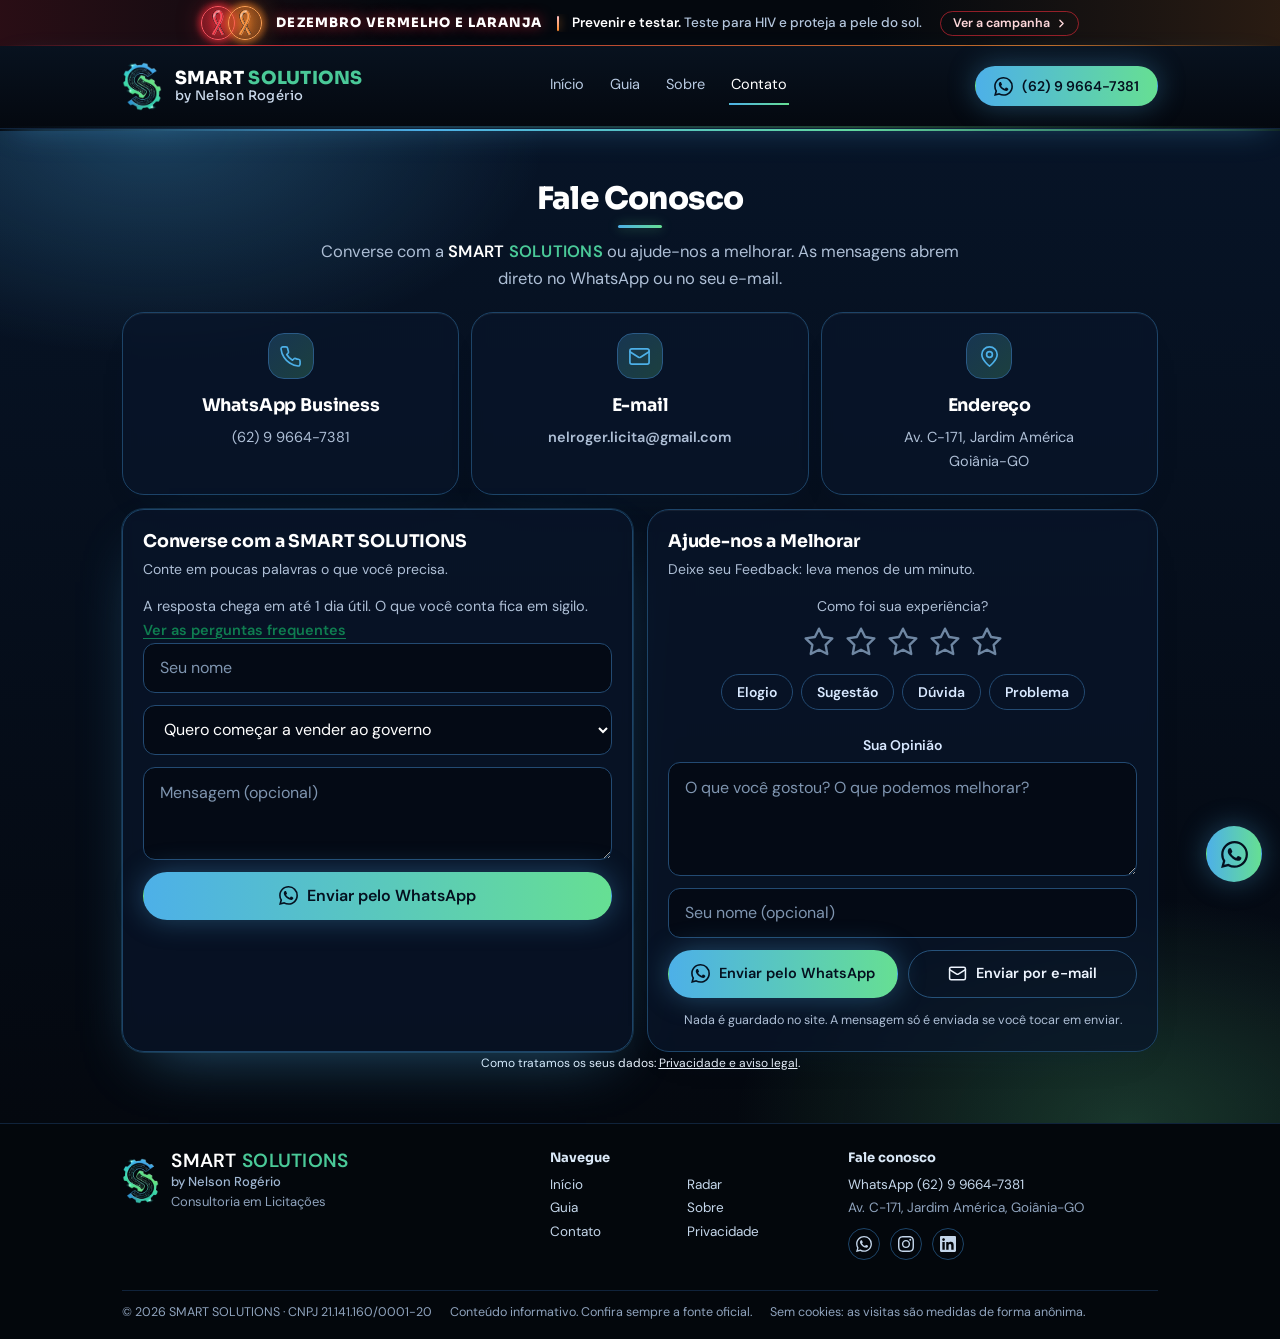
<file: contato.html>
<!doctype html>
<html lang="pt-BR"><head><meta charset="utf-8"/><meta content="width=device-width, initial-scale=1, viewport-fit=cover" name="viewport"/><title>Fale Conosco | SMART SOLUTIONS by Nelson Rogério</title><meta content="Converse com a SMART SOLUTIONS pelo WhatsApp ou e-mail, ou deixe sua opinião para ajudar a melhorar o site." name="description"/><meta content="Fale Conosco | SMART SOLUTIONS by Nelson Rogério" property="og:title"/><meta content="Converse com a SMART SOLUTIONS pelo WhatsApp ou e-mail, ou deixe sua opinião para ajudar a melhorar o site." property="og:description"/><link rel="preload" as="font" type="font/woff2" crossorigin href="fonts/dm-sans-latin-400-normal.woff2"><link rel="preload" as="font" type="font/woff2" crossorigin href="fonts/sora-latin-700-normal.woff2"><style>
:root{box-sizing:border-box;padding-top:env(safe-area-inset-top,0px);padding-bottom:env(safe-area-inset-bottom,0px);
--bg:#f6f9fc;--card:#fff;--tx:#0a1a2f;--mut:#4d6178;--ln:#dbe5ef;--ac1:#1b7fb5;--ac2:#13935c;--nb:#4DB0E8;--ng:#66DF93;--lt:#4AC998;--navy:#03070c}
@media (prefers-color-scheme:dark){:root:not([data-theme="light"]){--bg:#04080e;--card:#0b1628;--tx:#e8f1ff;--mut:#9fb2cb;--ln:#172a44;--ac1:#4DB0E8;--ac2:#66DF93}}
:root[data-theme="dark"]{--bg:#04080e;--card:#0b1628;--tx:#e8f1ff;--mut:#9fb2cb;--ln:#172a44;--ac1:#4DB0E8;--ac2:#66DF93}
html{scroll-padding-top:calc(64px + env(safe-area-inset-top,0px));scroll-behavior:smooth}
*{box-sizing:border-box}
body{margin:0;background:var(--bg);color:var(--tx);font:400 17px/1.65 "DM Sans",system-ui,sans-serif}
h1,h2,h3,.logo,.num{font-family:Sora,system-ui,sans-serif}
a{color:inherit}a:focus-visible,input:focus-visible,select:focus-visible,textarea:focus-visible{outline:2px solid var(--ng);outline-offset:3px}
.w{max-width:1080px;margin:0 auto;padding:0 22px}
header{position:sticky;top:env(safe-area-inset-top,0px);z-index:9;background:rgba(5,11,22,.92);backdrop-filter:blur(10px);border-bottom:1px solid #10233b}
header .w{display:flex;align-items:center;justify-content:space-between;height:64px}
.logo{display:flex;align-items:center;gap:11px;font-weight:700;font-size:16px;letter-spacing:.05em;text-decoration:none;color:var(--lt)}.logo img{height:40px;width:auto}.logo i{font-style:normal;color:#e5e6e7}
.btn{display:inline-block;padding:14px 26px;border-radius:999px;font:600 16px "DM Sans",system-ui,sans-serif;text-decoration:none;border:1.5px solid transparent;cursor:pointer;text-align:center}
.b1{background:linear-gradient(90deg,var(--nb),var(--ng));color:#04101f;box-shadow:0 0 28px rgba(77,176,232,.35)}
.b2{border-color:#2a4a6e;color:#e8f1ff}.b2:hover{border-color:var(--ng)}
.sm{padding:9px 20px;font-size:14px}
.hero{background:radial-gradient(640px 400px at 90% -5%,rgba(77,176,232,.22),transparent 65%),radial-gradient(560px 380px at -5% 105%,rgba(102,223,147,.16),transparent 65%),var(--navy);color:#eef5ff;padding:84px 0 72px}
h1{font-weight:800;font-size:clamp(34px,6.2vw,66px);line-height:1.06;letter-spacing:-.025em;margin:0 0 22px;max-width:860px}
.hero .s{font-size:clamp(17px,2vw,20px);color:#aebfd6;max-width:620px;margin:0 0 32px}
.cta{display:flex;flex-wrap:wrap;gap:12px;margin-bottom:56px}
.bar{max-width:760px;padding:20px;border-radius:20px;background:rgba(10,24,46,.7);border:1px solid #1d4468;box-shadow:0 0 40px rgba(77,176,232,.16)}
.bar label{display:block;font:700 17px Sora,system-ui,sans-serif;margin-bottom:12px}
.bar input{width:100%;padding:15px 18px;border-radius:12px;border:1.5px solid #234a72;background:#040913;color:#fff;font:400 16px "DM Sans",system-ui,sans-serif;margin-bottom:14px}
.chips{display:flex;flex-wrap:wrap;gap:8px}
.chip{padding:8px 15px;font-size:14px;border-color:#234a72;color:#d8e8ff}.chip:hover{border-color:var(--ng);color:var(--ng)}
#msg{font-size:14px;color:var(--ng);min-height:22px;margin:10px 0 0}
.verse{padding:34px 0;text-align:center;border-bottom:1px solid var(--ln)}
.verse q{display:block;max-width:720px;margin:0 auto 8px;font:500 clamp(18px,2.4vw,22px)/1.55 Sora,system-ui,sans-serif;quotes:none}
.verse small{color:var(--ac2);font-weight:600}
section{padding:84px 0}
h2{font-weight:800;font-size:clamp(26px,4vw,40px);line-height:1.15;letter-spacing:-.02em;margin:0 0 14px;max-width:720px}
.lead{color:var(--mut);max-width:620px;margin:0 0 44px;font-size:18px}
.steps{display:grid;gap:28px;grid-template-columns:repeat(auto-fit,minmax(190px,1fr));padding:0;margin:0;list-style:none}
.num{display:block;font-weight:800;font-size:44px;line-height:1;margin-bottom:12px;background:linear-gradient(90deg,var(--ac1),var(--ac2));-webkit-background-clip:text;background-clip:text;color:transparent}
.steps h3{margin:0 0 6px;font-size:18px}.steps p{margin:0;color:var(--mut);font-size:15.5px}
.note{margin-top:34px;color:var(--mut);font-size:14.5px;max-width:640px}
.rows{border-bottom:1px solid var(--ln)}
.row{display:grid;grid-template-columns:1fr 1.6fr;gap:22px;padding:22px 0;border-top:1px solid var(--ln)}
.row h3{margin:0;font-size:19px}.row p{margin:0;color:var(--mut)}
.alt{background:var(--card);border-block:1px solid var(--ln)}
.two{display:grid;grid-template-columns:1fr 1fr;gap:48px;align-items:start}
.tags{display:flex;flex-wrap:wrap;gap:8px;padding:0;margin:0}
.tags li{list-style:none;border:1px solid var(--ln);background:var(--bg);border-radius:999px;padding:7px 15px;font-size:14.5px}
.follow{background:var(--navy);color:#eef5ff;text-align:center;padding:84px 0;background-image:radial-gradient(520px 300px at 50% 0,rgba(77,176,232,.2),transparent 70%)}
.follow h2{margin-inline:auto}.follow .lead{margin:0 auto 12px;color:#aebfd6}
.handle{font:700 clamp(18px,3vw,26px) Sora,system-ui,sans-serif;color:var(--ng);margin:0 0 30px;word-break:break-all}
.follow .cta{justify-content:center;margin:0}
.news{display:grid;gap:0 36px;grid-template-columns:repeat(auto-fit,minmax(280px,1fr))}
.news a{display:block;text-decoration:none;padding:16px 0;border-top:1px solid var(--ln)}
.news a:hover b{color:var(--ac2)}.news b{display:block;font-family:Sora,system-ui,sans-serif;font-size:16px}.news span{color:var(--mut);font-size:14.5px}
.f{display:grid;gap:12px}
.f input,.f select,.f textarea{width:100%;padding:14px 16px;border-radius:12px;border:1.5px solid var(--ln);background:var(--bg);color:var(--tx);font:400 16px "DM Sans",system-ui,sans-serif}
.soc{display:flex;flex-wrap:wrap;gap:10px;margin-top:22px}.soc a{border-color:var(--ln);color:var(--tx);padding:10px 20px;font-size:15px}.soc a:hover{border-color:var(--ac2)}
footer{background:var(--navy);color:#8fa3bd;text-align:center;padding:30px 22px 96px;font-size:14px}
.fab{position:fixed;right:18px;bottom:calc(18px + env(safe-area-inset-bottom,0px));z-index:10;padding:13px 22px}
@media (prefers-reduced-motion:no-preference){.hero .w>*{animation:up .8s both}.hero .w>*:nth-child(2){animation-delay:.1s}.hero .w>*:nth-child(3){animation-delay:.2s}.hero .w>*:nth-child(4){animation-delay:.3s}}
@keyframes up{from{opacity:0;transform:translateY(18px)}}
@media (max-width:820px){.two,.row{grid-template-columns:1fr;gap:12px}.two{gap:30px}section{padding:60px 0}.hero{padding:56px 0 52px}}
.hero .w{display:grid;grid-template-columns:1.1fr .9fr;gap:48px 56px;align-items:center}
.hl .cta{margin-bottom:0}.hero h1{font-size:clamp(32px,4.7vw,56px)}
.hl-logo{width:100%;max-width:460px;height:auto;justify-self:center;filter:drop-shadow(0 0 46px rgba(77,176,232,.28)) drop-shadow(0 0 90px rgba(102,223,147,.14))}
.bar{grid-column:1/-1;width:100%}
footer img{height:56px;width:auto;margin-bottom:10px}
@media (max-width:820px){.hero .w{grid-template-columns:1fr;gap:32px}.hl-logo{order:-1;max-width:300px}}
.about{display:grid;grid-template-columns:.85fr 1.15fr;gap:56px;align-items:center}
.ph{margin:0;padding:2px;border-radius:24px;background:linear-gradient(160deg,var(--nb),var(--ng));box-shadow:0 0 60px rgba(77,176,232,.22),0 0 110px rgba(102,223,147,.12)}
.ph img{display:block;width:100%;height:auto;border-radius:22px}
@media (max-width:820px){.about{grid-template-columns:1fr;gap:32px}.ph{max-width:440px}}

:root{--rc:20px;--ri:12px;--mf:#d9e8f3;--mh:#4DB0E8;--ms:#fff;--ml:#27465f;--wn:#8a5a00}
@media (prefers-color-scheme:dark){:root:not([data-theme="light"]){--mf:#0f2237;--ms:#04080e;--ml:#bcd0e6;--wn:#ffc247}}
:root[data-theme="dark"]{--mf:#0f2237;--ms:#04080e;--ml:#bcd0e6;--wn:#ffc247}
header nav{display:flex;gap:26px;font-size:14.5px;color:#b9cbe3}header nav a{text-decoration:none}header nav a:hover{color:var(--ng)}
@media (max-width:920px){header nav{display:none}}
.btn{display:inline-flex;align-items:center;justify-content:center;gap:9px;min-height:48px;padding:0 24px;border-radius:999px;font-size:16px;line-height:1.2}
.btn svg{width:19px;height:19px;flex:none;fill:none;stroke:currentColor;stroke-width:1.9;stroke-linecap:round;stroke-linejoin:round}
.sm{min-height:40px;padding:0 18px;font-size:14px}.chip{min-height:36px;padding:0 15px;font-size:14px}
.b3{border-color:var(--ln);color:var(--tx);background:transparent}.b3:hover{border-color:var(--ac2)}
.hero .w{display:flex;flex-direction:column;align-items:center;text-align:center;gap:36px}
.hl-logo{order:-1;max-width:300px}.hero h1{margin-inline:auto;font-size:clamp(32px,5.2vw,60px)}.hero .s{margin-inline:auto}
.hl .cta{justify-content:center}.bar{max-width:760px;margin:0 auto;text-align:center}.bar input{text-align:left}.chips{justify-content:center}
.bar{border-radius:var(--rc);border:1px solid rgba(77,176,232,.35)}
.bar input,.f input,.f select,.f textarea{min-height:50px;border-radius:var(--ri);border-width:1px;padding:0 16px;font-size:16px}.f textarea{padding:14px 16px}
section h2,.follow h2{text-align:center;margin-left:auto;margin-right:auto}.lead{text-align:center;margin:0 auto 44px}
.card{background:var(--card);border:1px solid var(--ln);border-radius:var(--rc);padding:26px}.card h3{margin:0 0 8px;font-size:18px}.card p{margin:0;color:var(--mut);font-size:15.5px}
.ctr{text-align:center}.ic{display:grid;place-items:center;width:48px;height:48px;margin:0 auto 16px;border-radius:14px;border:1px solid var(--ln);color:var(--ac1);background:linear-gradient(135deg,rgba(77,176,232,.14),rgba(102,223,147,.14))}
.ic svg{width:23px;height:23px;fill:none;stroke:currentColor;stroke-width:1.75;stroke-linecap:round;stroke-linejoin:round}
.ic b{font:800 20px Sora,system-ui,sans-serif;background:linear-gradient(90deg,var(--ac1),var(--ac2));-webkit-background-clip:text;background-clip:text;color:transparent}
.cg{display:grid;gap:18px;grid-template-columns:repeat(auto-fit,minmax(290px,1fr))}.cg5{grid-template-columns:repeat(auto-fit,minmax(190px,1fr))}
.note{text-align:center;margin:34px auto 0}
.news{gap:18px;grid-template-columns:repeat(auto-fit,minmax(230px,1fr))}
.news a{border:1px solid var(--ln);border-radius:var(--rc);padding:26px;background:var(--card);text-align:center}.news a:hover{border-color:var(--ac2)}.news b{margin-bottom:6px}
.about{align-items:stretch}.about .card{display:flex;flex-direction:column;justify-content:center;text-align:left}.nm{font-size:26px!important}.bio{margin:0 0 24px!important;font-size:17px!important}
.tags li{min-height:36px;display:inline-flex;align-items:center;padding:0 15px}.ph,.ph img{border-radius:var(--rc)}.ph img{border-radius:calc(var(--rc) - 2px)}.ph img{height:100%;object-fit:cover}
.fc{max-width:640px;margin:0 auto}.soc{justify-content:center;margin-top:24px}.soc a{padding:0 22px;font-size:16px}
.follow .btn{min-width:230px}
.rg{display:grid;grid-template-columns:1.1fr .9fr;gap:18px}.rg .card{text-align:left;display:flex;flex-direction:column}
.ch{display:flex;justify-content:space-between;align-items:flex-start;gap:12px;margin-bottom:18px}.ch h3{margin:0}.sub{margin:4px 0 0!important;font-size:14px!important}
.badge{display:inline-flex;align-items:center;min-height:30px;padding:0 13px;border:1px solid var(--ln);border-radius:999px;font-size:13px;font-weight:600;color:var(--ac2);background:rgba(102,223,147,.1);white-space:nowrap}
.badge.demo{color:var(--wn);background:rgba(255,194,71,.14);border-color:rgba(255,194,71,.4)}
.mapw{position:relative;flex:1;display:grid;place-items:center}#map{width:100%;height:auto;max-height:500px;display:block}
#map path{fill:color-mix(in srgb,var(--mh) calc(var(--i,0)*65%),var(--mf));stroke:var(--ms);stroke-width:1.2;cursor:pointer;transition:fill .15s;outline:none}
#map path:hover{fill:var(--nb)}#map path.sel{fill:var(--ng)}#map path:focus-visible{stroke:var(--tx);stroke-width:2.2}
.lb{font:700 10.5px "DM Sans",sans-serif;fill:var(--ml);text-anchor:middle;dominant-baseline:middle;pointer-events:none}
.tip{position:absolute;pointer-events:none;z-index:3;min-width:220px;padding:13px 16px;border-radius:14px;background:var(--navy);color:#eef5ff;border:1px solid #1d4468;box-shadow:0 12px 32px rgba(0,0,0,.35)}
.tip small{display:block;color:#aebfd6;font-size:12.5px;margin-bottom:6px}.tip div{display:flex;justify-content:space-between;align-items:baseline}
.tip b{font:800 20px Sora,sans-serif}.tip strong{font:800 26px Sora,sans-serif;color:var(--ng)}.tip span{display:block;margin-top:4px;font-size:12px;color:#aebfd6}
.leg{display:flex;justify-content:space-between;flex-wrap:wrap;gap:10px;margin-top:14px;font-size:13.5px;color:var(--mut)}
.dot{display:inline-block;width:10px;height:10px;border-radius:50%;background:var(--ng);margin-right:7px}
.grad{display:flex;align-items:center;gap:8px}.grad em{font-style:normal}.grad b{width:110px;height:8px;border-radius:99px;background:linear-gradient(90deg,var(--mf),var(--mh))}
.focus{display:flex;justify-content:space-between;align-items:center;padding:18px 20px;border:1px solid var(--ln);border-radius:var(--ri);background:linear-gradient(135deg,rgba(77,176,232,.1),rgba(102,223,147,.1));margin-bottom:6px}
.focus small{display:block;color:var(--mut);font-size:13px}.focus strong{font:800 30px Sora,sans-serif}.focus b{font:800 36px Sora,sans-serif;color:var(--ac1)}
.sec{padding:20px 0 6px}.sec h4{margin:0 0 14px;font:700 15px Sora,sans-serif}
.mr{display:grid;grid-template-columns:140px 1fr 44px;gap:12px;align-items:center;font-size:14.5px;margin-bottom:11px}
.mr i{height:8px;border-radius:99px;background:var(--ln);overflow:hidden}.mr i b{display:block;height:100%;border-radius:99px;background:linear-gradient(90deg,var(--nb),var(--ng))}.mr em{font-style:normal;font-weight:700;text-align:right}
.chipsrow{display:flex;flex-wrap:wrap;gap:8px}.pz{display:inline-flex;align-items:center;gap:8px;min-height:34px;padding:0 13px;border:1px solid var(--ln);border-radius:999px;font-size:13.5px;font-weight:500;background:var(--bg)}
.pz::before{content:"";width:8px;height:8px;border-radius:50%;background:var(--c)}.p1{--c:#ff6b6b}.p2{--c:#ffc247}.p3{--c:var(--nb)}.p4{--c:var(--ng)}
.act{display:flex;flex-wrap:wrap;gap:10px;margin-top:auto;padding-top:22px}.act .btn{flex:1 1 190px}
.src{text-align:center;color:var(--mut);font-size:14px;margin:22px auto 0;max-width:660px}
@media (max-width:900px){.rg{grid-template-columns:1fr}}
@media (max-width:820px){.mr{grid-template-columns:110px 1fr 38px}.ph{max-width:none}.about .card{text-align:left}}

.bn{font-weight:800;letter-spacing:.015em;white-space:nowrap}.bn b{font-weight:800;color:var(--ac2)}
.hero .bn b,.follow .bn b,footer .bn b,header .bn b,figcaption .bn b{color:var(--lt)}
.btn svg.bi{fill:currentColor;stroke:none}
.lw{order:-1;position:relative;display:grid;justify-items:center;gap:22px;isolation:isolate}
.lw::before{content:"";position:absolute;inset:0 8% 30%;z-index:-1;background:radial-gradient(closest-side,rgba(77,176,232,.34),rgba(102,223,147,.2) 55%,transparent 78%);filter:blur(28px);opacity:.75}
.hl-logo{order:0;max-width:340px;position:relative}
.tag{margin:0;display:grid;gap:2px;font:600 clamp(17px,2.3vw,23px)/1.4 Sora,system-ui,sans-serif;color:#dfeaf8}
.tag b{font-weight:800;background:linear-gradient(90deg,var(--nb),var(--ng));-webkit-background-clip:text;background-clip:text;color:transparent}
@media (prefers-reduced-motion:no-preference){.lw::before{animation:halo 6s ease-in-out infinite}.hl-logo{animation:flt 7s ease-in-out infinite}}
@keyframes halo{0%,100%{opacity:.5;transform:scale(.95)}50%{opacity:.95;transform:scale(1.05)}}
@keyframes flt{0%,100%{transform:translateY(0)}50%{transform:translateY(-6px)}}
.ex,.pt{display:flex;flex-wrap:wrap;justify-content:center;align-items:center;gap:8px}.ex{margin-bottom:16px}.pt{margin:0 0 10px}
.ex span,.pt span{font-size:13.5px;color:#aebfd6;margin-right:4px}
.ex button{min-height:32px;padding:0 13px;border-radius:999px;border:1px solid #234a72;background:transparent;color:#d8e8ff;font:500 13.5px "DM Sans",system-ui,sans-serif;cursor:pointer}
.ex button:hover,.ex button:focus-visible{border-color:var(--ng);color:var(--ng)}
.verse{border-bottom:0;padding:44px 0 8px}
.vcard{max-width:820px;margin:0 auto;padding:28px 32px;border-radius:var(--rc);border:1px solid var(--ln);background:linear-gradient(180deg,var(--card),var(--bg));box-shadow:0 18px 46px -20px rgba(77,176,232,.32),inset 0 1px 0 rgba(102,223,147,.22)}
.vl{display:inline-flex;align-items:center;gap:8px;font-size:13.5px;font-weight:600;color:var(--ac2);margin-bottom:12px}.vl svg{width:17px;height:17px;fill:none;stroke:currentColor;stroke-width:1.9;stroke-linecap:round;stroke-linejoin:round}
.card,.news a,.tags li,.pz,.badge,.ic,.focus,.vcard,.sc,.fact,.ref,.ex button,.chip,.btn{transition:border-color .2s,box-shadow .2s,transform .2s,color .2s}
.card:hover,.news a:hover,.focus:hover,.vcard:hover,.fact:hover{border-color:var(--ac2);box-shadow:0 0 0 1px rgba(102,223,147,.45),0 14px 34px -14px rgba(77,176,232,.35)}
.ic:hover,.tags li:hover,.pz:hover,.badge:hover,.ref:hover{border-color:var(--ac2);box-shadow:0 0 0 1px rgba(102,223,147,.5)}
.card:hover .ic{border-color:var(--ac2)}.btn:hover{box-shadow:0 0 0 2px rgba(102,223,147,.32)}
.card.ctr{display:flex;flex-direction:column;align-items:center}.card.ctr p{flex:1}
.ref{display:inline-flex;align-items:center;gap:6px;margin-top:16px;min-height:30px;padding:0 12px;border:1px solid var(--ln);border-radius:999px;font-size:12.5px;font-weight:600;color:var(--ac2);text-decoration:none;background:var(--bg)}
.ref svg{width:13px;height:13px;fill:none;stroke:currentColor;stroke-width:2;stroke-linecap:round;stroke-linejoin:round}
.facts{display:grid;gap:18px;grid-template-columns:repeat(auto-fit,minmax(260px,1fr));margin-bottom:22px}
.fact{padding:20px 22px;border:1px solid var(--ln);border-left:3px solid var(--ac2);border-radius:var(--ri);background:var(--card);display:flex;flex-direction:column;align-items:flex-start}
.fact p{margin:0;font-size:15.5px;line-height:1.55;flex:1}.fact .ref{margin-top:14px}
.cg5{position:relative}.cg5::before{content:"";position:absolute;left:8%;right:8%;top:50px;height:2px;background:linear-gradient(90deg,var(--nb),var(--ng));opacity:.4}
.cg5 .card{position:relative}
.news a{display:flex;flex-direction:column;align-items:center}.news span{flex:1;color:var(--mut);font-size:14.5px}
.news u{text-decoration:none;margin-top:14px;font-size:12.5px;font-weight:600;color:var(--ac2)}
.ph{position:relative;isolation:isolate;padding:0;background:none;box-shadow:none;border-radius:var(--rc)}
.ph::after{content:"";position:absolute;inset:8% 6% -5%;z-index:-1;border-radius:32px;background:linear-gradient(160deg,rgba(77,176,232,.5),rgba(102,223,147,.4));filter:blur(38px);opacity:.55}
.ph img{outline:1px solid rgba(102,223,147,.55);outline-offset:10px;border-radius:var(--rc);transition:outline-color .2s,outline-offset .2s}.ph:hover img{outline-color:var(--ng);outline-offset:13px}
.ph figcaption{position:absolute;left:14px;right:14px;bottom:14px;display:flex;flex-direction:column;gap:2px;padding:12px 16px;border-radius:14px;background:rgba(4,9,18,.62);backdrop-filter:blur(10px);border:1px solid rgba(255,255,255,.14);color:#fff;font-size:13.5px}
.ph figcaption b{font:700 16px Sora,system-ui,sans-serif}
.role{margin:-2px 0 14px!important;font-size:15px!important}
.sg{display:grid;gap:18px;grid-template-columns:repeat(auto-fit,minmax(300px,1fr));max-width:780px;margin:0 auto}
.sc{display:flex;align-items:center;gap:16px;padding:20px 22px;border-radius:var(--rc);border:1px solid #1d4468;background:rgba(10,24,46,.7);text-decoration:none;color:#eef5ff;text-align:left}
.sc:hover,.sc:focus-visible{border-color:var(--ng);box-shadow:0 0 0 1px rgba(102,223,147,.4),0 18px 40px -10px rgba(0,0,0,.5);transform:translateY(-2px)}
.si{width:58px;height:58px;border-radius:16px;background:#fff;display:grid;place-items:center;flex:none}.si svg{width:32px;height:32px}
.st b{display:block;font:700 18px Sora,system-ui,sans-serif}.st em{font-style:normal;color:#aebfd6;font-size:14px;word-break:break-all}
.sb{margin-left:auto;display:inline-flex;align-items:center;min-height:36px;padding:0 16px;border-radius:999px;background:linear-gradient(90deg,var(--nb),var(--ng));color:#04101f;font-weight:700;font-size:14px}
.follow{background-image:radial-gradient(520px 300px at 18% 0,rgba(77,176,232,.24),transparent 70%),radial-gradient(520px 300px at 82% 100%,rgba(102,223,147,.2),transparent 70%)}
footer .bn{font-size:15px}
@media (max-width:820px){.hl-logo{max-width:280px}.cg5::before{display:none}.ph img{outline-offset:8px}.ph{margin:0 10px}}

html{scroll-padding-top:calc(90px + env(safe-area-inset-top,0px))}
header{background:linear-gradient(180deg,#08121f,#04080f);box-shadow:0 10px 34px -14px rgba(77,176,232,.4)}
header::after{content:"";display:block;height:2px;background:linear-gradient(90deg,transparent,var(--nb),var(--ng),transparent);opacity:.85}
header .w{height:80px}
.logo{gap:13px;font-size:18px}.logo img{height:49px;width:auto}
.lt{display:grid;gap:1px;line-height:1.15}.lt em{font-style:normal;font-weight:500;font-size:13px;letter-spacing:.03em;color:#c9d8ea}
header .btn span{white-space:nowrap}
.hero .bn,.follow .bn,footer .bn,header .bn,figcaption .bn{color:#fff}
.hero h1{font-size:clamp(22px,3.5vw,40px);line-height:1.22;max-width:none}.hero h1 span{display:block}
.verse{--tx:#0a1a2f;--mut:#4d6178;--ln:#c9dde4;--ac2:#0b7f4f;background:linear-gradient(180deg,#e8f2f6,#e1efe9);color:#0a1a2f;border-block:1px solid #cfe2e6;padding:50px 0}
.verse .vcard{background:rgba(255,255,255,.64);border-color:#c9dde4;box-shadow:0 20px 44px -24px rgba(10,60,80,.38),inset 0 1px 0 #fff}
.verse .vl,.verse small{color:#0b7f4f}
.vn{display:inline-flex;margin-top:16px;padding:6px 15px;border:1px solid #bcd6df;border-radius:999px;background:rgba(255,255,255,.75);font-size:13.5px;font-weight:600;color:#0b6aa6;text-decoration:none}.vn:hover{border-color:#0b7f4f;box-shadow:0 0 0 1px rgba(11,127,79,.35)}
.card{padding:32px 26px;border-radius:22px;box-shadow:inset 0 1px 0 rgba(255,255,255,.06),0 18px 40px -30px rgba(10,40,70,.4)}
.card h3{font-size:17.5px;letter-spacing:-.01em;margin-bottom:10px}.card p{font-size:15px;line-height:1.65}
.ic{width:50px;height:50px;border-radius:16px}
.ref{margin-top:18px;background:transparent}.refs{display:flex;flex-wrap:wrap;gap:8px;justify-content:center;margin-top:18px}.refs .ref{margin-top:0}
a.card{text-decoration:none;color:inherit}
.cg3{grid-template-columns:repeat(auto-fit,minmax(260px,1fr));margin-bottom:22px}.info{grid-template-columns:repeat(auto-fit,minmax(240px,1fr));margin-bottom:22px}
.cg5{gap:16px}.cg5::before{top:57px;left:10%;right:10%;opacity:.5}
.cg5 .ic{width:50px;height:50px;border-radius:50%;background:var(--bg);border:1.5px solid var(--ac2)}
.cg5 .card{padding:32px 22px;box-shadow:none;background:linear-gradient(180deg,var(--card),transparent)}
.cg5 .card:hover{background:var(--card)}
.tabs{display:flex;gap:4px;padding:4px;border:1px solid var(--ln);border-radius:999px;background:var(--bg);width:fit-content;margin:22px 0 22px}
.tabs button{min-height:36px;padding:0 20px;border:0;border-radius:999px;background:transparent;color:var(--mut);font:600 14px "DM Sans",system-ui,sans-serif;cursor:pointer;transition:color .2s,background .2s}
.tabs button:hover{color:var(--tx)}.tabs button[aria-selected="true"]{background:linear-gradient(90deg,var(--nb),var(--ng));color:#04101f}
.tabs button:focus-visible{outline:2px solid var(--ng);outline-offset:2px}
.prof .role{margin:2px 0 0!important;font-size:15px!important;font-weight:600;color:var(--tx)!important}.prof .role2{margin:6px 0 0!important;font-size:14.5px!important}
.prof .tp p{margin:0 0 14px;font-size:15.5px;color:var(--mut)}.prof .tp p:last-of-type{margin-bottom:6px}
.pq{margin:0 0 18px;padding:2px 0 2px 18px;border-left:3px solid var(--ac2);font:600 clamp(17px,1.9vw,20px)/1.5 Sora,system-ui,sans-serif}
.for{display:flex;flex-wrap:wrap;gap:6px 14px;align-items:baseline;padding:14px 18px;margin:16px 0 4px;border:1px solid var(--ln);border-radius:var(--ri);background:var(--bg);font-size:15px}.for b{font-family:Sora,sans-serif;color:var(--ac2)}
.sh{margin:20px 0 12px;font:700 14.5px Sora,system-ui,sans-serif}
.ck{display:grid;grid-template-columns:1fr 1fr;gap:12px 22px;padding:0;margin:0;list-style:none}.ck li{display:flex;gap:10px;align-items:flex-start;font-size:15px;line-height:1.5}
.ck svg{flex:none;width:19px;height:19px;margin-top:2px;padding:3px;border-radius:50%;background:rgba(102,223,147,.18);fill:none;stroke:var(--ac2);stroke-width:2.6;stroke-linecap:round;stroke-linejoin:round}
.pf-f{margin-top:22px;padding-top:20px;border-top:1px solid var(--ln)}
.tag2{margin:0 0 10px!important;font:600 17px/1.45 Sora,system-ui,sans-serif!important;color:var(--tx)!important}.tag2 b{font-weight:800;background:linear-gradient(90deg,var(--ac1),var(--ac2));-webkit-background-clip:text;background-clip:text;color:transparent}
.open{font-size:14.5px!important;margin:0 0 16px!important}.reach{display:flex;flex-wrap:wrap;gap:10px}.reach .btn{flex:1 1 210px;font-size:15px}
@media (max-width:820px){.ck{grid-template-columns:1fr}}
@media (max-width:560px){header .w{height:70px}.logo img{height:40px}.logo{gap:9px;font-size:15px}.lt em{display:none}header .btn{padding:0 12px}header .btn span{font-size:13px}.hero h1{font-size:21px}}

.bar{max-width:1040px}.bar .bt{text-align:center}
.seg{display:flex;width:fit-content;gap:4px;padding:4px;margin:0 auto 20px;border:1px solid #234a72;border-radius:999px;background:#040913}
.seg button{min-height:38px;padding:0 20px;border:0;border-radius:999px;background:transparent;color:#aebfd6;font:600 14px "DM Sans",system-ui,sans-serif;cursor:pointer;transition:color .2s,background .2s}
.seg button:hover{color:#fff}.seg button[aria-selected="true"]{background:linear-gradient(90deg,var(--nb),var(--ng));color:#04101f}.seg button:focus-visible{outline:2px solid var(--ng);outline-offset:2px}
.seg i{font-style:normal;margin-left:6px;padding:1px 8px;border-radius:99px;background:rgba(255,255,255,.12);font-size:12.5px}.seg [aria-selected="true"] i{background:rgba(4,16,31,.2)}
.bp[hidden]{display:none}.exc{display:contents}.ex .xx{border-style:dashed;color:#aebfd6}
.bar textarea{width:100%;padding:13px 16px;border-radius:12px;border:1px solid #234a72;background:#040913;color:#fff;font:400 15px "DM Sans",system-ui,sans-serif;resize:vertical}
.bar input,.bar textarea{margin-bottom:0}.bar #q{margin-bottom:14px}
.ph2{display:flex;justify-content:space-between;align-items:flex-start;flex-wrap:wrap;gap:12px;text-align:left;margin-bottom:16px}.ph2 h3{margin:0;font:700 19px Sora,system-ui,sans-serif}.ph2 p{margin:4px 0 0;font-size:14px;color:#a9bdd6}.ph2r{display:flex;align-items:center;gap:10px}
.bar .badge{background:rgba(102,223,147,.12);color:var(--ng);border-color:rgba(102,223,147,.3)}
.ped{display:grid;gap:10px;margin-bottom:14px;padding:16px;border:1px solid #26527a;border-radius:var(--rc);background:rgba(4,9,19,.7)}
.pg{display:grid;gap:14px;grid-template-columns:repeat(auto-fit,minmax(280px,1fr));text-align:left;margin-bottom:12px}
.pc{display:flex;flex-direction:column;padding:20px;border:1px solid #1d4468;border-radius:var(--rc);background:rgba(8,20,40,.7);transition:border-color .2s,box-shadow .2s}
.pc:hover{border-color:var(--ng);box-shadow:0 0 0 1px rgba(102,223,147,.3)}.pc.act{border-color:var(--ng);box-shadow:0 0 0 1px rgba(102,223,147,.5),0 0 28px rgba(102,223,147,.14)}
.pc h4{margin:0 0 10px;font:700 17px Sora,system-ui,sans-serif;color:#fff}.kw{margin:0 0 16px;flex:1;font-size:13px;line-height:1.7;color:#a9bdd6}
.pa{display:flex;gap:8px}.pb{min-height:38px;padding:0 16px;border:1px solid #26527a;border-radius:10px;background:#071324;color:#e8f1ff;font:600 13.5px "DM Sans",system-ui,sans-serif;cursor:pointer;transition:border-color .2s}
.pb:hover{border-color:var(--ng)}.pb.on{background:linear-gradient(90deg,var(--nb),var(--ng));color:#04101f;border-color:transparent}.pb.x{width:38px;padding:0}
.lk{border:0;background:none;color:var(--nb);font:600 13.5px "DM Sans",system-ui,sans-serif;cursor:pointer;text-decoration:underline}
.ufs{display:flex;flex-wrap:wrap;justify-content:center;align-items:center;gap:8px;margin:0 0 12px;font-size:13.5px;color:#aebfd6}.ufs b{color:var(--ng)}
.clrw{min-height:0}.lk2{margin-top:12px;border:0;background:none;color:var(--ac1);font:600 13.5px "DM Sans",system-ui,sans-serif;cursor:pointer;text-decoration:underline;padding:0}
.focus strong{font-size:clamp(20px,2.3vw,28px)}
.qs{margin:0 0 12px;font-size:13px;color:var(--mut)}.qs div{display:flex;flex-wrap:wrap;gap:8px;margin-top:8px}.qs .chip{border-color:var(--ln);color:var(--tx);min-height:32px}
.about{align-items:center}.ph{align-self:center}.ph img{height:auto;aspect-ratio:4/5;object-fit:cover;object-position:62% 20%}
.prof{text-align:center}.prof .role,.prof .role2,.prof .nm{text-align:center}
.tabs{margin:22px auto}
.prof .tp p{text-align:justify;hyphens:auto;text-wrap:pretty}.prof .tp>p:last-child{margin-bottom:0}
.pq{margin:0 0 18px;padding:0;border:0;text-align:center}.pq::before{content:"";display:block;width:46px;height:3px;margin:0 auto 14px;border-radius:3px;background:linear-gradient(90deg,var(--nb),var(--ng))}
.for{justify-content:center;text-align:center}
.blk{margin:20px 0 4px;padding:22px 18px;border:1px solid var(--ln);border-radius:var(--rc);background:var(--bg)}.blk .sh{margin:0 0 16px;text-align:center}
.blk .tags{justify-content:center;gap:10px}.blk .tags li{min-height:38px;padding:0 16px;font-size:14.5px;background:var(--card)}
.sh{text-align:center}.ck{max-width:620px;margin:0 auto}.ck li{text-align:left}
.pf-f{text-align:center}.reach{justify-content:center}
.sg{max-width:980px;grid-template-columns:repeat(auto-fit,minmax(400px,1fr))}.st{min-width:0}.st em{white-space:nowrap;word-break:normal;font-size:14px}
@media (max-width:520px){.sg{grid-template-columns:1fr}.si{width:48px;height:48px}.st em{font-size:12.5px}.sb{display:none}.sc{padding:16px 18px;gap:14px}}
#contato.alt{background:radial-gradient(560px 320px at 12% 0,rgba(77,176,232,.28),transparent 70%),radial-gradient(560px 320px at 88% 100%,rgba(102,223,147,.22),transparent 70%),linear-gradient(180deg,#071427,#04080f);border-block:0;border-top:2px solid;border-image:linear-gradient(90deg,transparent,var(--nb),var(--ng),transparent) 1;color:#eef5ff;color-scheme:dark}
#contato h2{color:#fff}#contato .lead{color:#aebfd6}
#contato .card{background:rgba(9,22,42,.72);border-color:#1d4468;color:#eef5ff;backdrop-filter:blur(6px)}#contato .card h3{color:#fff}#contato .card p{color:#aebfd6}
#contato .ic{color:var(--nb);border-color:#2a5a86;background:linear-gradient(135deg,rgba(77,176,232,.22),rgba(102,223,147,.22))}
#contato .card:hover{border-color:var(--ng);box-shadow:0 0 0 1px rgba(102,223,147,.4),0 18px 44px -16px rgba(77,176,232,.45)}
#contato .fc{box-shadow:0 0 0 1px rgba(77,176,232,.2),0 26px 60px -26px rgba(77,176,232,.45)}
#contato .f input,#contato .f select,#contato .f textarea{background:#040a15;border-color:#234a72;color:#fff}#contato .f ::placeholder{color:#7f95b0}
#contato .bn{color:#fff}#contato .bn b{color:var(--lt)}
@media (max-width:820px){.prof .tp p{text-align:justify}}

section{padding:52px 0}.follow{padding:52px 0}
.lead{margin-bottom:26px}
.alt{background:linear-gradient(180deg,#e9f3fa,#e6f4ec);border-block:1px solid #d3e4ee}
@media (prefers-color-scheme:dark){:root:not([data-theme="light"]) .alt{background:linear-gradient(180deg,#0a1830,#08141f);border-color:#15283f}}
:root[data-theme="dark"] .alt{background:linear-gradient(180deg,#0a1830,#08141f);border-color:#15283f}
section:not(.alt){background-image:radial-gradient(720px 190px at 50% 0,rgba(77,176,232,.12),transparent 70%)}
.hi{display:grid;place-items:center;width:48px;height:48px;margin:0 auto 12px;border-radius:16px;background:linear-gradient(135deg,var(--nb),var(--ng));color:#04101f;box-shadow:0 10px 26px -8px rgba(77,176,232,.65),0 0 0 6px rgba(77,176,232,.12)}
.hi svg{width:24px;height:24px;fill:none;stroke:currentColor;stroke-width:2;stroke-linecap:round;stroke-linejoin:round}
.hbar{display:block;width:64px;height:4px;margin:12px auto 14px;border-radius:4px;background:linear-gradient(90deg,var(--nb),var(--ng));box-shadow:0 0 16px rgba(102,223,147,.55)}
h2{margin-bottom:0}
.card{padding:22px 20px}.card h3{margin-bottom:6px}.ic{width:46px;height:46px;margin-bottom:12px}
.cg{gap:14px}.cg5{gap:14px}.cg3{margin-bottom:14px}.cg5 .card{padding:24px 16px}.cg5::before{top:47px}
.ref,.refs{margin-top:12px}.note{margin-top:20px}.rg{gap:14px}.sec{padding:14px 0 4px}.info{margin-bottom:14px}
.hero{padding:52px 0 48px}.hero .w{gap:24px}.hl .cta{margin-bottom:0}
.about{gap:16px}.blk{padding:16px 14px;margin:14px 0 2px}.tabs{margin:14px auto}.pq{margin-bottom:12px}.pf-f{margin-top:16px;padding-top:16px}
.verse{--tx:#fff;position:relative;overflow:hidden;padding:60px 0;border:0;color:#fff;background:radial-gradient(520px 260px at 12% 0,rgba(102,223,147,.4),transparent 70%),radial-gradient(520px 260px at 90% 100%,rgba(77,176,232,.45),transparent 70%),linear-gradient(115deg,#0a4a86 0%,#0b7a9e 40%,#0f8f78 72%,#169a63 100%);background-size:100% 100%,100% 100%,170% 170%}
@media (prefers-reduced-motion:no-preference){.verse{animation:vshift 16s ease-in-out infinite}}
@keyframes vshift{0%,100%{background-position:0 0,0 0,0% 50%}50%{background-position:0 0,0 0,100% 50%}}
.vbox{position:relative;max-width:880px;margin:0 auto;text-align:center}
.vq{position:absolute;left:50%;top:-52px;transform:translateX(-50%);font:800 180px/1 Sora,sans-serif;color:rgba(255,255,255,.13);pointer-events:none}
.verse .vl{display:inline-flex;align-items:center;gap:9px;margin-bottom:20px;padding:8px 18px;border-radius:999px;background:rgba(255,255,255,.16);border:1px solid rgba(255,255,255,.34);color:#fff;font-size:14px;font-weight:600;backdrop-filter:blur(6px)}
.verse .vl svg{width:18px;height:18px}.verse .vl i{font-style:normal;opacity:.85;padding-left:10px;border-left:1px solid rgba(255,255,255,.4)}
.verse q{display:block;position:relative;margin:0;font:700 clamp(22px,3.5vw,38px)/1.36 Sora,system-ui,sans-serif;color:#fff;text-shadow:0 2px 26px rgba(0,25,55,.4);quotes:none}
.verse small{display:block;margin-top:18px;font:700 18px Sora,system-ui,sans-serif;color:#c9ffe0;letter-spacing:.02em}
.verse .vn{margin-top:22px;padding:9px 20px;background:rgba(255,255,255,.95);border:0;color:#0a4a86;font-size:14px;box-shadow:0 12px 30px -10px rgba(0,30,60,.55)}.verse .vn:hover{box-shadow:0 0 0 3px rgba(255,255,255,.35),0 12px 30px -10px rgba(0,30,60,.55)}
.kpis{display:grid;grid-template-columns:repeat(4,1fr);gap:14px;margin-bottom:14px}
.kpi{display:flex;flex-direction:column;align-items:center;padding:18px 12px;border:1px solid var(--ln);border-radius:var(--rc);background:var(--card);text-align:center;transition:border-color .2s,box-shadow .2s}
.kpi:hover{border-color:var(--ac2);box-shadow:0 0 0 1px rgba(102,223,147,.45),0 14px 34px -14px rgba(77,176,232,.35)}
.kpi .ic{width:40px;height:40px;margin-bottom:8px}.kpi .ic svg{width:20px;height:20px}
.kpi b{font:800 clamp(24px,3vw,34px) Sora,system-ui,sans-serif;background:linear-gradient(90deg,var(--ac1),var(--ac2));-webkit-background-clip:text;background-clip:text;color:transparent;line-height:1.1}
.kpi small{margin-top:4px;color:var(--mut);font-size:13.5px}
.insight{display:flex;align-items:center;gap:16px;margin-bottom:14px;padding:16px 20px;border:1px solid var(--ac2);border-radius:var(--rc);background:linear-gradient(135deg,rgba(77,176,232,.12),rgba(102,223,147,.14));text-align:left}
.insight .ic{margin:0;flex:none}.insight p{margin:0;flex:1;font-size:15.5px;line-height:1.55}.insight .btn{flex:none}
.sa{display:flex;justify-content:center;margin:14px 0 4px}.sa .btn{min-width:220px}
.chip[aria-pressed="true"]{border-color:transparent;background:linear-gradient(90deg,var(--nb),var(--ng));color:#04101f}.chip[aria-pressed="true"]::before{content:"\2713";margin-right:6px;font-weight:800}
.sres{margin-top:14px;padding:16px;border:1px solid #1d4468;border-radius:16px;background:rgba(4,9,19,.6);text-align:left}.sres>p{margin:0 0 12px;font-size:14px;color:#aebfd6}
.rl{display:flex;justify-content:space-between;align-items:center;gap:10px;margin-bottom:8px;padding:11px 14px;border:1px solid #234a72;border-radius:12px;color:#eef5ff;text-decoration:none;transition:border-color .2s,box-shadow .2s}
.rl:hover{border-color:var(--ng);box-shadow:0 0 0 1px rgba(102,223,147,.35)}.rl b{font:700 15px Sora,sans-serif}.rl em{font-style:normal;font-size:13px;color:#aebfd6}
.pk{display:flex;flex-wrap:wrap;align-items:center;gap:8px;margin-top:12px}.pk span{width:100%;font-size:13.5px;color:#aebfd6}
.lcol{display:flex;flex-direction:column;gap:16px}.about{align-items:stretch}.ph{align-self:auto}
.tg{flex:1;display:flex;flex-direction:column;align-items:center;justify-content:center;gap:4px;padding:22px 18px;border:1px solid #1d4468;border-radius:var(--rc);text-align:center;color:#fff;background:radial-gradient(320px 170px at 50% 0,rgba(77,176,232,.32),transparent 70%),radial-gradient(320px 170px at 50% 100%,rgba(102,223,147,.26),transparent 70%),#050c19;box-shadow:0 0 34px rgba(77,176,232,.2)}
.tg .mk{width:34px;height:auto;margin-bottom:8px}
.tg p{margin:0;font:700 clamp(17px,1.7vw,22px)/1.3 Sora,system-ui,sans-serif;color:#fff}
.tg b{background:linear-gradient(90deg,var(--nb),var(--ng));-webkit-background-clip:text;background-clip:text;color:transparent;font-weight:800}
.tg .t3{margin:2px 0 10px}.tg em{display:inline-block;position:relative;font-style:normal;font-weight:800;font-size:clamp(30px,3.4vw,44px);line-height:1.1;background:linear-gradient(90deg,var(--nb),var(--ng));-webkit-background-clip:text;background-clip:text;color:transparent;filter:drop-shadow(0 0 18px rgba(102,223,147,.45))}
.tg em::after{content:"";position:absolute;left:4%;right:4%;bottom:-6px;height:3px;border-radius:3px;background:linear-gradient(90deg,var(--nb),var(--ng));box-shadow:0 0 14px rgba(102,223,147,.8)}
.tg .bn{font-size:13.5px;margin-top:8px;color:#fff}.tg .bn b{background:none;color:var(--lt)}
.roles{display:flex;flex-wrap:wrap;justify-content:center;gap:4px 0;margin:8px 0 6px;font-size:13.5px;font-weight:600;color:var(--tx)}
.roles span{position:relative;padding:0 11px}.roles span+span::before{content:"";position:absolute;left:0;top:18%;height:64%;width:1px;background:var(--ac2);opacity:.6}
.prof .role2{margin:6px 0 0!important}
.tpw{display:grid}.tpw>.tp{grid-area:1/1}.tp[hidden]{display:block;visibility:hidden;pointer-events:none}
.fbn{font-size:17px}.fbn em{font-style:normal;font-weight:500;color:#c9d8ea}.fbn .bn{font-size:19px}
@media (max-width:820px){section{padding:40px 0}.kpis{grid-template-columns:repeat(2,1fr)}.insight{flex-direction:column;text-align:center}.verse{padding:48px 0}.vq{font-size:130px;top:-40px}}

[hidden]:not(.tp){display:none!important}
.btn.chip{background:transparent;font-family:"DM Sans",system-ui,sans-serif}
.btn.chip:not([aria-pressed="true"]){color:#d8e8ff}
.hero{padding:36px 0 30px}.hero .w{gap:16px}.hl-logo{max-width:290px}
.tag{display:block;font-size:clamp(16px,1.9vw,21px);line-height:1.5}.tag span{display:inline}.tag span+span::before{content:" "}
.hero2{padding:38px 0 42px}.hero2 .w{gap:18px}.hero2 h1{font-size:clamp(21px,2.9vw,34px);margin:0 0 10px}.hero2 .s{font-size:16px;margin:0 auto 16px;max-width:560px}
.bh{position:relative;display:flex;align-items:center;justify-content:center;min-height:40px;margin-bottom:12px}.bh .bt{margin:0}
.tgl{position:absolute;right:0;top:50%;transform:translateY(-50%);display:inline-flex;align-items:center;gap:6px;min-height:34px;padding:0 13px;border:1px solid #234a72;border-radius:999px;background:transparent;color:#d8e8ff;font:600 13px "DM Sans",system-ui,sans-serif;cursor:pointer;transition:border-color .2s}
.tgl:hover{border-color:var(--ng)}.tgl svg{width:15px;height:15px;fill:none;stroke:currentColor;stroke-width:2.2;stroke-linecap:round;stroke-linejoin:round;transition:transform .2s}.tgl.col svg{transform:rotate(180deg)}
.bar:has(.tgl.col) .bh{margin-bottom:0}
.verse{padding:20px 0}.vq{display:none}
.verse .vl{margin-bottom:8px;padding:4px 13px;font-size:12.5px}.verse .vl svg{width:15px;height:15px}
.verse q{max-width:880px;margin:0 auto;font-size:clamp(17px,2.3vw,23px);line-height:1.4}
.verse small{display:inline-block;margin:8px 8px 0 0;font-size:14px}.verse .vn{margin:8px 0 0;padding:4px 13px;font-size:12.5px}
section{padding:44px 0}.follow{padding:44px 0}
h2{font-size:clamp(23px,2.8vw,31px)}.hi{width:42px;height:42px;margin-bottom:10px;border-radius:14px}.hi svg{width:21px;height:21px}.hbar{width:56px;margin:10px auto 12px}
.lead{font-size:16px;margin-bottom:22px;max-width:640px}
.card p{font-size:14.5px}.cg5 .card{padding:20px 14px}
.facts .card{padding:16px}.facts .ic{width:38px;height:38px;margin-bottom:8px}.facts .ic svg{width:19px;height:19px}.facts p{font-size:14px}
.roles{display:flex;flex-wrap:wrap;justify-content:center;gap:8px;margin:10px 0 6px}
.roles span{padding:5px 13px;border:1px solid var(--ln);border-radius:999px;background:var(--bg);font-size:13px;font-weight:600;color:var(--tx)}
.roles span::before{content:none!important}.roles .r1{border-color:var(--ac2);background:linear-gradient(135deg,rgba(77,176,232,.12),rgba(102,223,147,.14))}
.tg .n{font:800 clamp(44px,4.4vw,58px)/1 Sora,system-ui,sans-serif;background:linear-gradient(90deg,var(--nb),var(--ng));-webkit-background-clip:text;background-clip:text;color:transparent;filter:drop-shadow(0 0 18px rgba(77,176,232,.4))}
.tg .nl{font:500 13.5px/1.45 "DM Sans",system-ui,sans-serif!important;color:#aebfd6!important;max-width:220px;margin:6px 0 0!important}
.tg .dv{display:block;width:48px;height:2px;margin:16px 0 14px;border-radius:2px;background:linear-gradient(90deg,var(--nb),var(--ng));opacity:.7}
.btn.chip[aria-pressed="true"]{background:linear-gradient(90deg,var(--nb),var(--ng));color:#04101f;border-color:transparent}
.fab{width:56px;height:56px;min-height:56px;padding:0;border-radius:50%}.fab span{display:none}.fab svg{width:27px;height:27px}
.roles .r2{padding:4px 11px;font-size:12.5px;font-weight:500}
footer{padding-bottom:84px}
footer img{height:56px;width:auto}
@media (max-width:820px){.about{grid-template-columns:minmax(0,1fr)}.about>*{min-width:0}.tg,.prof{max-width:100%}}
@media (max-width:560px){header .w{padding:0 12px;gap:8px}.logo{font-size:13px;gap:8px}.logo img{height:34px}header .btn{padding:0 11px;min-height:38px}header .btn span{font-size:12.5px}header .btn svg{width:16px;height:16px}.roles{gap:6px}.roles span{font-size:12px;padding:4px 10px}.roles .r1{font-size:12.5px}}
@media (max-width:820px){section{padding:36px 0}.hero{padding:28px 0 24px}.hero2{padding:30px 0 34px}.tgl{position:static;transform:none;margin-left:10px}.bh{justify-content:space-between}}

header{transition:box-shadow .3s}header .w{transition:height .25s ease}header::after{opacity:.3}
.prg{position:absolute;left:0;bottom:0;height:2px;width:0;background:linear-gradient(90deg,var(--nb),var(--ng));box-shadow:0 0 12px rgba(102,223,147,.8);z-index:2}
header.shr .w{height:62px}header.shr .logo img{height:38px}header.shr .lt em{font-size:11.5px}header.shr .logo{font-size:16px}
header nav a{position:relative;padding:6px 0;transition:color .2s}header nav a.on{color:#fff}
header nav a.on::after{content:"";position:absolute;left:0;right:0;bottom:-2px;height:2px;border-radius:2px;background:linear-gradient(90deg,var(--nb),var(--ng))}
.btn:active,.pb:active,.seg button:active{transform:scale(.97)}
.card:hover,.kpi:hover,.news a:hover{transform:translateY(-3px)}
#map path{fill:color-mix(in srgb,var(--mh) calc(var(--i,0)*95%),var(--mf))}:root{--mf:#cfe3f2}
@media (prefers-color-scheme:dark){:root:not([data-theme="light"]){--mf:#0f2237}}:root[data-theme="dark"]{--mf:#0f2237}
.act .btn{flex:1 1 160px;padding:0 16px;font-size:14.5px;white-space:nowrap}
.rv-on .rv{opacity:0;transform:translateY(18px);transition:opacity .7s cubic-bezier(.2,.7,.2,1),transform .7s cubic-bezier(.2,.7,.2,1)}
.rv-on .rv.in{opacity:1;transform:none}
.fl{display:flex;flex-wrap:wrap;justify-content:center;gap:6px 22px;margin:14px 0 12px}.fl a{color:#c9d8ea;text-decoration:none;font-size:14px;transition:color .2s}.fl a:hover{color:var(--ng)}
.fs{display:flex;justify-content:center;gap:12px;margin:0 0 14px}
.fs a{display:grid;place-items:center;width:40px;height:40px;border:1px solid #1d4468;border-radius:50%;color:#d8e8ff;transition:border-color .2s,color .2s,box-shadow .2s}
.fs a:hover{border-color:var(--ng);color:var(--ng);box-shadow:0 0 0 3px rgba(102,223,147,.15)}.fs svg{width:19px;height:19px;fill:currentColor}
@media (prefers-reduced-motion:reduce){.rv-on .rv{opacity:1;transform:none;transition:none}}

.hl-logo{max-width:236px}.tag{font-size:clamp(15px,1.7vw,19px);line-height:1.5}.tag span{display:block}.tag span+span::before{content:none}
.tag em{font-style:normal;font-weight:800;background:linear-gradient(90deg,var(--nb),var(--ng));-webkit-background-clip:text;background-clip:text;color:transparent}
.vsec{padding:20px 0 0}
.vc{max-width:840px;margin:0 auto;padding:16px 22px 14px;border:1px solid var(--ln);border-radius:var(--rc);background:var(--card);text-align:center;box-shadow:inset 0 1px 0 rgba(255,255,255,.06),0 18px 40px -30px rgba(10,40,70,.4);position:relative;transition:border-color .2s,box-shadow .2s}
.vc::before{content:"";position:absolute;left:50%;top:-1px;width:44px;height:3px;transform:translateX(-50%);border-radius:0 0 3px 3px;background:linear-gradient(90deg,var(--nb),var(--ng))}
.vc:hover{border-color:var(--ac2);box-shadow:0 0 0 1px rgba(102,223,147,.45),0 14px 34px -14px rgba(77,176,232,.35)}
.vsl{display:inline-flex;align-items:center;gap:7px;font-size:12.5px;font-weight:600;color:var(--ac2)}.vsl svg{width:15px;height:15px;fill:none;stroke:currentColor;stroke-width:2;stroke-linecap:round;stroke-linejoin:round}
.vsl i{font-style:normal;color:var(--mut);padding-left:9px;border-left:1px solid var(--ln)}
.vc q{display:block;margin:6px auto 0;font:600 clamp(16px,1.9vw,19px)/1.45 Sora,system-ui,sans-serif;color:var(--tx);quotes:none}
.vr2{display:flex;justify-content:center;align-items:center;flex-wrap:wrap;gap:10px;margin-top:6px}.vc small{font-size:13.5px;font-weight:700;color:var(--ac2)}
.vc .vn{margin:0;padding:3px 12px;font-size:12px;background:transparent;border:1px solid var(--ln);color:var(--ac1);box-shadow:none}.vc .vn:hover{border-color:var(--ac2);box-shadow:0 0 0 1px rgba(102,223,147,.4)}
.kv{margin-top:8px;padding:3px 11px;border:1px solid var(--ln);border-radius:999px;background:var(--bg);font-size:12.5px;font-weight:700;color:var(--ac2)}
.fr{display:flex;flex-direction:column;align-items:flex-end;text-align:right}.fv{font-size:12.5px;color:var(--mut)}
.mr{grid-template-columns:130px 1fr 66px}.mr em{display:flex;flex-direction:column;align-items:flex-end;line-height:1.2}.mr em b{font-weight:700}.mr em small{font-size:11px;font-weight:500;color:var(--mut)}
.rxp{margin:6px 0 0;text-align:center}
.dgw{margin-top:38px;text-align:center}.hi.sm{width:36px;height:36px;margin-bottom:8px;border-radius:12px}.hi.sm svg{width:18px;height:18px}
.dgt{margin:0;font:800 clamp(20px,2.4vw,26px) Sora,system-ui,sans-serif;letter-spacing:-.01em}.dgw .hbar{margin:10px auto 12px}.dgw .lead{margin-bottom:18px}
.dg{display:grid;grid-template-columns:1.2fr .8fr;gap:14px;text-align:left}
.dgl{padding:10px 18px;display:flex;flex-direction:column;justify-content:center}
.ck2{display:flex;align-items:center;gap:14px;padding:13px 4px;border-bottom:1px solid var(--ln);cursor:pointer;font-size:15px;line-height:1.45;transition:background .2s}.ck2:last-child{border-bottom:0}
.ck2 input{position:absolute;opacity:0;pointer-events:none}
.ck2 i{flex:none;width:24px;height:24px;border:1.5px solid var(--ln);border-radius:8px;background:var(--bg);position:relative;transition:background .2s,border-color .2s,box-shadow .2s}
.ck2:hover i,.ck2 input:focus-visible+i{border-color:var(--ac2);box-shadow:0 0 0 3px rgba(102,223,147,.2)}
.ck2 input:checked+i{background:linear-gradient(135deg,var(--nb),var(--ng));border-color:transparent}
.ck2 input:checked+i::after{content:"";position:absolute;left:8px;top:3px;width:6px;height:12px;border:solid #04101f;border-width:0 2.5px 2.5px 0;transform:rotate(45deg)}
.ck2 input:checked~span{color:var(--tx);font-weight:600}.ck2 span{color:var(--mut)}
.dgr{display:flex;flex-direction:column;align-items:center;text-align:center;gap:6px}
.rw{position:relative;width:140px;height:140px}.ring{width:140px;height:140px}
.rb{fill:none;stroke:var(--ln);stroke-width:9}.rf{fill:none;stroke:url(#dgg);stroke-width:9;stroke-linecap:round;stroke-dasharray:326.7;stroke-dashoffset:326.7;transition:stroke-dashoffset .7s ease}
.rn{position:absolute;inset:0;display:flex;flex-direction:column;align-items:center;justify-content:center}.rn b{font:800 34px/1 Sora,system-ui,sans-serif}.rn span{font-size:12.5px;color:var(--mut)}
.dgr h4{margin:6px 0 0;font:800 20px Sora,system-ui,sans-serif}.dgr p{margin:0;font-size:14.5px;color:var(--mut)}
.nx{width:100%;margin:8px 0 6px;padding:12px 14px;border:1px solid var(--ac2);border-radius:var(--ri);background:linear-gradient(135deg,rgba(77,176,232,.1),rgba(102,223,147,.12))}
.nx small{display:block;font-size:12px;color:var(--mut)}.nx b{display:block;font:700 15.5px Sora,system-ui,sans-serif;margin:2px 0}.nx span{display:block;font-size:13.5px;color:var(--mut)}
.dgr .btn{width:100%;font-size:15px}
@media (max-width:820px){.dg{grid-template-columns:1fr}.hl-logo{max-width:210px}}

.mr{grid-template-columns:150px 1fr 46px}.mr em{display:block;text-align:right}.mr span{line-height:1.2}.mr span small{display:block;margin-top:2px;font-size:11px;font-weight:500;color:var(--mut)}
.kv{font-size:12px;letter-spacing:-.01em}
.jn{list-style:none;margin:12px 0 0;padding:10px 0 0;border-top:1px solid var(--ln);display:flex;flex-direction:column;gap:6px;width:100%}
.jn li{display:flex;align-items:flex-start;justify-content:center;gap:8px;font-size:13.5px;font-weight:600;line-height:1.4;text-align:left}
.jn svg{flex:none;width:17px;height:17px;margin-top:1px;padding:3px;border-radius:50%;background:rgba(102,223,147,.18);fill:none;stroke:var(--ac2);stroke-width:2.6;stroke-linecap:round;stroke-linejoin:round}
.xv{display:flex;flex-wrap:wrap;align-items:center;justify-content:center;gap:10px 14px;margin-top:14px;padding:14px 18px;border:1px solid var(--ac2);border-radius:var(--rc);background:linear-gradient(135deg,rgba(77,176,232,.12),rgba(102,223,147,.14))}
.xv b{font:700 14px Sora,system-ui,sans-serif}.xv span{display:inline-flex;align-items:center;gap:8px;font-size:14px;font-weight:600}
.xv svg{width:17px;height:17px;padding:3px;border-radius:50%;background:rgba(102,223,147,.25);fill:none;stroke:var(--ac2);stroke-width:2.6;stroke-linecap:round;stroke-linejoin:round}
.dgl{padding:6px 16px}.ck2{padding:9px 4px;font-size:14.5px;gap:12px}.ck2 i{width:22px;height:22px;border-radius:7px}.ck2 input:checked+i::after{left:7px;top:2px;width:6px;height:11px}
.dci{width:100%;min-height:42px;margin:4px 0 8px;padding:0 14px;border:1px solid var(--ln);border-radius:var(--ri);background:var(--bg);color:var(--tx);font:400 14px "DM Sans",system-ui,sans-serif;text-align:center}
.dci:focus-visible{outline:2px solid var(--ng);outline-offset:2px}
.priv{margin:2px 0 0!important;font-size:12px!important}.srcn{margin:14px 0 0;font-size:13px;color:var(--mut);text-align:center}.srcn a{color:var(--ac1);font-weight:600}
.jn{margin-top:auto}#servicos h2{max-width:none}
.dgr{gap:4px}.rw,.ring{width:124px;height:124px}.rn b{font-size:30px}

.vtg{display:inline-flex;align-items:center;gap:7px;padding:3px 12px;border:1px solid var(--ln);border-radius:999px;background:transparent;color:var(--ac1);font:600 12px "DM Sans",system-ui,sans-serif;cursor:pointer;transition:border-color .2s,box-shadow .2s}
.vtg:hover,.vtg:focus-visible{border-color:var(--ac2);box-shadow:0 0 0 1px rgba(102,223,147,.4)}
.vtg::after{content:"";width:6px;height:6px;border:solid currentColor;border-width:0 2px 2px 0;transform:rotate(45deg) translateY(-2px);transition:transform .2s}
.vtg[aria-expanded="true"]::after{transform:rotate(-135deg) translateY(-1px)}
.vrf{max-width:640px;margin:10px auto 2px;padding-top:10px;border-top:1px solid var(--ln);font-size:14.5px;line-height:1.6;color:var(--mut)}
.vc q{font-size:clamp(16px,1.9vw,19px)}

.roles .r1,.roles .r2{font-size:13px}.roles .r2{font-weight:600}
mark.dest{padding:2px 7px;border-radius:7px;color:var(--tx);font-weight:600;background:linear-gradient(135deg,rgba(77,176,232,.16),rgba(102,223,147,.2));box-shadow:inset 0 0 0 1px rgba(102,223,147,.5);-webkit-box-decoration-break:clone;box-decoration-break:clone}
.for{border-color:var(--ac2);background:linear-gradient(135deg,rgba(77,176,232,.12),rgba(102,223,147,.14))}.for span{font-weight:600}
@media (max-width:560px){header.shr .logo{font-size:13px;gap:8px}header.shr .logo img{height:34px}header.shr .w{padding:0 12px}}

.pulse{display:flex;align-items:center;justify-content:center;gap:10px;flex-wrap:wrap;width:fit-content;max-width:100%;margin:0 auto 16px;padding:8px 18px;border:1px solid #1d4468;border-radius:999px;background:rgba(10,24,46,.6);font-size:13.5px;line-height:1.4;color:#d8e8ff;text-align:center}
.dot2{flex:none;width:9px;height:9px;border-radius:50%;background:var(--ng);box-shadow:0 0 10px rgba(102,223,147,.8)}
@media (prefers-reduced-motion:no-preference){.dot2{animation:pls 2s ease-out infinite}}@keyframes pls{0%{box-shadow:0 0 0 0 rgba(102,223,147,.6)}70%{box-shadow:0 0 0 9px rgba(102,223,147,0)}100%{box-shadow:0 0 0 0 rgba(102,223,147,0)}}
.auth{margin:12px 0 0;font-size:13px;line-height:1.5;color:#a9bdd6}.auth a{color:var(--nb);font-weight:600}
.cta2{display:flex;flex-wrap:wrap;align-items:center;justify-content:space-between;gap:12px;margin-top:14px;padding:14px 16px;border:1px solid var(--ng);border-radius:var(--ri);background:linear-gradient(135deg,rgba(77,176,232,.12),rgba(102,223,147,.12));text-align:left}
.cta2 p{margin:0;flex:1 1 260px;font-size:14px;line-height:1.5;color:#eef5ff}.cta2 .btn{flex:none;font-size:14.5px}
.blk .tags li{border-radius:18px;text-align:center;line-height:1.35;padding-top:6px;padding-bottom:6px}

.fg{display:grid;grid-template-columns:1fr 1fr;gap:14px;align-items:stretch}.fg .fc{max-width:none;margin:0}
.fh{margin:0 0 4px;font:700 19px Sora,system-ui,sans-serif}.fp{margin:0 0 14px!important;font-size:14px!important}
#contato .b3{border-color:#26527a;color:#eef5ff}#contato .b3:hover{border-color:var(--ng)}
.rt{text-align:center}.rl2{display:block;margin-bottom:4px;font-size:14px;color:#aebfd6}
.stars{display:flex;justify-content:center;gap:2px}
.stars button{padding:4px;border:0;background:none;color:#6f87a3;cursor:pointer;transition:transform .15s,color .15s}
.stars svg{display:block;width:32px;height:32px;fill:none;stroke:currentColor;stroke-width:1.8;stroke-linejoin:round;transition:fill .15s}
.stars button.on{color:var(--ng)}.stars button.on svg{fill:currentColor;filter:drop-shadow(0 0 8px rgba(102,223,147,.5))}
.stars button:hover{transform:scale(1.12)}.stars button:focus-visible{outline:2px solid var(--ng);border-radius:8px}
.ftp{display:flex;flex-wrap:wrap;justify-content:center;gap:8px}
.fl{font:600 14px "DM Sans",system-ui,sans-serif;color:#d8e8ff;margin-bottom:-4px}
.fa{display:flex;flex-wrap:wrap;gap:10px}.fa .btn{flex:1 1 170px;font-size:15px}
#contato .fb .priv{margin:0!important;font-size:12.5px!important;text-align:center}
@media (max-width:900px){.fg{grid-template-columns:1fr}}
.fa .btn{flex:1 1 150px;padding:0 14px;font-size:14.5px;white-space:nowrap}
.prof .tp p.bd{font-weight:700;color:var(--tx)}

.pls{margin:16px 0 0;padding:14px 16px;border:1px solid #1d4468;border-radius:var(--ri);background:rgba(4,9,19,.45);text-align:center}
.plh{margin:0 0 12px;font-size:13.5px;line-height:1.5;color:#a9bdd6}.plh b{display:block;margin-bottom:2px;font:700 15px Sora,system-ui,sans-serif;color:#eef5ff}
.rxp{margin:12px 0 0;font-size:13.5px;color:#a9bdd6;text-align:center}.rxp .lk{font-size:13.5px}
.plg{margin-top:14px}.pll{display:block;margin-bottom:8px;font:600 13px "DM Sans",system-ui,sans-serif;color:#8ea4bf}.chip.pub{border-style:dashed}.plhint{margin:10px auto 0;max-width:640px;font-size:12.5px;line-height:1.5;color:#8ea4bf}
#radar.off .kgrp,#radar.off .kexp,#radar.off .insight,#radar.off .rg,#radar.off .src,#radar.off .mtd{display:none}.rfail{margin-top:18px}
.rs{grid-template-columns:repeat(auto-fit,minmax(min(100%,420px),1fr))}
.rc{display:flex;flex-direction:column;align-items:flex-start;gap:12px;text-align:left}
.rc .badge{align-self:flex-start}
.rc h3{margin:2px 0 0;font:700 19px/1.3 Sora,system-ui,sans-serif}
.rc dl{margin:0;display:grid;gap:10px;width:100%}.rc dt{font:700 13px "DM Sans",system-ui,sans-serif;color:var(--ac2)}
.rc dd{margin:2px 0 0;font-size:15.5px;line-height:1.5;color:var(--mut)}
.rc .qt{margin:6px 0 0;padding:14px 16px;border-left:3px solid var(--ac2);border-radius:0 12px 12px 0;background:var(--bg);width:100%}
.rc .qt p{margin:0;font-size:15.5px;line-height:1.55;color:var(--tx)}.rc .qt details p{margin-top:8px}
.rc .qt summary{cursor:pointer;margin-top:8px;font:600 14px "DM Sans",system-ui,sans-serif;color:var(--ac2)}
.rc .qt cite{display:block;margin-top:10px;font-style:normal;font-size:13px;font-weight:700;color:var(--mut)}

/* ---- site em páginas ---- */
header nav a{padding:6px 2px;border-bottom:2px solid transparent;transition:color .2s,border-color .2s}
header nav a.on{color:#fff;border-bottom-color:var(--ng)}
.np .card{display:flex;flex-direction:column;align-items:center;text-align:center;gap:10px;text-decoration:none;color:inherit;transition:transform .2s,box-shadow .2s,border-color .2s}
.np .card:hover{transform:translateY(-3px);border-color:var(--ng)}
.np .card h3{margin:0}.np .card p{margin:0}
@media (max-width:920px){
 header .w,header.shr .w{height:auto;flex-wrap:wrap;row-gap:0;padding-top:8px;padding-bottom:0}
 header nav{display:flex;order:3;width:100%;justify-content:space-around;gap:0;margin-top:6px;padding:2px 0 0;border-top:1px solid #10233b;font-size:14px}
 header nav a{padding:10px 8px 9px;border-bottom-width:3px}
 html{scroll-padding-top:calc(118px + env(safe-area-inset-top,0px))}
}

/* ---- Início: nova primeira tela ---- */
.hero3{padding:56px 0 60px;text-align:center}
.hero3 h1{margin:0 auto;max-width:16em;font-size:clamp(32px,5.2vw,54px);line-height:1.08}
.hero3 .s3{max-width:740px;margin:18px auto 0;font-size:clamp(16px,2.1vw,19px);line-height:1.6;color:#c4d6ea}
.esf{display:flex;flex-wrap:wrap;gap:10px;justify-content:center;margin-top:22px}
.esf span{padding:7px 18px;border:1px solid #2b5d86;border-radius:99px;font:700 13.5px "DM Sans",system-ui,sans-serif;color:#d8e8ff;background:rgba(9,22,42,.6)}
.hero3 .cta{display:flex;flex-wrap:wrap;gap:12px;justify-content:center;margin-top:28px}
.hero3 .ctx{margin:30px auto 0;font-size:15px;color:#9fb6d1}
.hero3 .tag{margin-top:6px;font-size:clamp(17px,2.3vw,21px)}
.hero2 .hl h2{margin:0;font:800 clamp(24px,3.6vw,36px)/1.15 Sora,system-ui,sans-serif;color:#fff;text-align:center}
.hero2 .hl .s{max-width:680px;margin:12px auto 0}
.pld{margin-top:16px;border:1px solid #1d4468;border-radius:var(--ri);background:rgba(4,9,19,.45)}
.pld>summary{cursor:pointer;list-style:none;padding:12px 16px;text-align:center;font:600 14px "DM Sans",system-ui,sans-serif;color:#9fd9bd}
.pld>summary::-webkit-details-marker{display:none}
.pld[open]>summary{border-bottom:1px solid #1d4468}
.pld .pls{margin:0;border:0;background:transparent}
.vsec.vend{padding:34px 0 8px}
.pv .more{text-align:center;margin-top:20px}
.pv .rc .ctxl{margin:0;font-size:15.5px;line-height:1.5;color:var(--mut)}

/* ---- Início v3: pergunta, número vivo e faixa do Nelson ---- */
.esn{margin:12px auto 0;font-size:13px;line-height:1.5;color:#8ea4bf;max-width:560px}
.hero3 .sq{margin:26px auto 0;font:600 17px "DM Sans",system-ui,sans-serif;color:#d8e8ff}
.hero3 .sq+.cta{margin-top:14px}
section#numero{padding:34px 0 38px;background:#06101c;border-top:1px solid #10233b;border-bottom:1px solid #10233b;text-align:center}
section#numero h2{margin:0 auto;text-align:center;font:700 clamp(18px,2.6vw,24px)/1.3 Sora,system-ui,sans-serif;color:#d8e8ff}
section#numero .nvn{margin:14px 0 0}
section#numero .nvn b{display:block;font:800 clamp(44px,9vw,76px)/1 Sora,system-ui,sans-serif;background:linear-gradient(90deg,#4DB0E8,#66DF93);-webkit-background-clip:text;background-clip:text;color:transparent}
section#numero .nvn span{display:block;margin-top:8px;font:500 clamp(15px,2vw,18px)/1.4 "DM Sans",system-ui,sans-serif;color:#c4d6ea}
section#numero .nvs{margin:10px 0 0;font-size:13px;color:#8ea4bf}
section#numero .nvq{margin:22px 0 12px;font:600 18px/1.4 "DM Sans",system-ui,sans-serif;color:#eef5ff}
.qn{display:grid;grid-template-columns:210px 1fr;gap:30px;align-items:center;max-width:880px;margin:30px auto 0;text-align:left}
.qnf{width:210px;height:260px;object-fit:cover;object-position:50% 18%;border-radius:20px;border:3px solid #fff;box-shadow:0 14px 34px rgba(20,60,100,.22)}
.qnt h3{margin:0;font:800 26px/1.2 Sora,system-ui,sans-serif}
.qnt .qr{margin:6px 0 0;font-weight:700;color:var(--ac2)}
.qnt .qf{list-style:none;padding:0;margin:14px 0 0}
.qnt .qf li{position:relative;padding-left:24px;margin-bottom:8px;font-size:16px;line-height:1.45;color:var(--mut)}
.qnt .qf li::before{content:"";position:absolute;left:0;top:7px;width:11px;height:11px;border-radius:50%;background:linear-gradient(135deg,#4DB0E8,#66DF93)}
.qnt .qq{margin:14px 0 0;padding:12px 16px;border-left:3px solid var(--ac2);border-radius:0 12px 12px 0;background:var(--bg);font:600 16px/1.5 "DM Sans",system-ui,sans-serif;color:var(--tx)}
.qnt .cta2n{display:flex;flex-wrap:wrap;gap:10px;margin-top:18px}
@media (max-width:720px){.qn{grid-template-columns:1fr;justify-items:center;text-align:center}.qnt .qf li{text-align:left}.qnt .cta2n{justify-content:center}.qnf{width:170px;height:212px}}

.mtd{margin:18px auto 0;max-width:880px;border:1px solid var(--ln);border-radius:var(--ri);background:var(--card)}
.mtd>summary{cursor:pointer;list-style:none;padding:12px 16px;text-align:center;font:600 14px "DM Sans",system-ui,sans-serif;color:var(--ac2)}
.mtd>summary::-webkit-details-marker{display:none}
.mtd[open]>summary{border-bottom:1px solid var(--ln)}
.mtd dl{margin:0;padding:6px 18px 14px;text-align:left}
.mtd dl>div{padding:9px 0;border-bottom:1px solid var(--ln)}.mtd dl>div:last-child{border-bottom:0}
.mtd dt{font:700 13.5px "DM Sans",system-ui,sans-serif;color:var(--tx)}
.mtd dd{margin:3px 0 0;font-size:14.5px;line-height:1.55;color:var(--mut)}

#como .kk{display:block;margin-top:4px;font:700 12.5px "DM Sans",system-ui,sans-serif;letter-spacing:.09em;text-transform:uppercase;color:var(--ac2)}
#como .card h3{margin-top:4px}

/* ---- parceiros ---- */
section#parceiros{padding:54px 0 58px}
.ptw{display:block;margin:30px auto 0;max-width:1000px}
.ptl{display:flex;flex-wrap:wrap;justify-content:center;gap:18px;list-style:none;margin:0;padding:0}
.pti{display:grid;place-items:center;width:210px;height:128px;border-radius:18px;overflow:hidden;border:1px solid var(--ln);box-shadow:0 8px 22px rgba(20,60,100,.10);text-decoration:none;transition:transform .2s,box-shadow .2s}
a.pti:hover,a.pti:focus-visible{transform:translateY(-3px);box-shadow:0 14px 30px rgba(20,60,100,.20)}
.pti img{display:block;max-width:88%;max-height:106px;width:auto;height:auto;object-fit:contain}
.ptn{margin:16px 0 0;text-align:center;font-size:13.5px;color:var(--mut)}
.ptm{overflow:hidden;max-width:1160px;-webkit-mask-image:linear-gradient(90deg,transparent,#000 7%,#000 93%,transparent);mask-image:linear-gradient(90deg,transparent,#000 7%,#000 93%,transparent)}
.ptm .ptl{flex-wrap:nowrap;justify-content:flex-start;width:max-content;animation:ptm 38s linear infinite}
.ptm:hover .ptl,.ptm:focus-within .ptl{animation-play-state:paused}
@keyframes ptm{to{transform:translateX(-50%)}}
@media (prefers-reduced-motion:reduce){.ptm{-webkit-mask-image:none;mask-image:none}.ptm .ptl{animation:none;flex-wrap:wrap;width:auto;justify-content:center}.ptm .ptl>li[aria-hidden="true"]{display:none}}
@media (max-width:560px){.pti{width:160px;height:100px}.pti img{max-height:80px}.ptl{gap:12px}}

.pti{position:relative}
.pti-fill::before{content:"";position:absolute;inset:-24px;background:var(--f) center/cover no-repeat;filter:blur(16px) saturate(1.1);transform:scale(1.2)}
.pti-fill img{position:relative;z-index:1}
.pti-fill img{-webkit-mask-image:linear-gradient(90deg,transparent,#000 6%,#000 94%,transparent),linear-gradient(180deg,transparent,#000 6%,#000 94%,transparent);-webkit-mask-composite:source-in;mask-image:linear-gradient(90deg,transparent,#000 6%,#000 94%,transparent),linear-gradient(180deg,transparent,#000 6%,#000 94%,transparent);mask-composite:intersect}

.ptl>li{display:flex;flex-direction:column;align-items:center;width:210px}
.ptc{display:block;margin-top:10px;text-align:center}
.ptc b{display:block;font:700 14px "DM Sans",system-ui,sans-serif;color:var(--tx)}
.ptc em{display:block;margin-top:3px;font-style:normal;font-size:12.5px;line-height:1.4;color:var(--mut)}
@media (max-width:560px){.ptl>li{width:160px}}

.ch{flex-wrap:wrap;row-gap:6px}
.ch>*{min-width:0}
.ch h3{overflow-wrap:anywhere}

.badge{max-width:100%;white-space:normal;line-height:1.35}
.tabs{max-width:100%}
@media (max-width:380px){.tabs button{padding-left:11px;padding-right:11px;font-size:13.5px}}

#provas .rs{grid-template-columns:repeat(auto-fit,minmax(min(100%,310px),1fr))}

/* ---- Radar: mercado aberto (estoque) e movimento do período (fluxo) ---- */
.kgrp{display:grid;gap:22px;margin-top:26px}
.kmain{text-align:center;padding:24px 18px 22px;border-radius:var(--rc,20px);border:1px solid var(--ln);background:linear-gradient(135deg,rgba(77,176,232,.10),rgba(102,223,147,.14))}
.kmt{display:block;font:700 13.5px "DM Sans",system-ui,sans-serif;letter-spacing:.07em;text-transform:uppercase;color:var(--ac2)}
.kmain b{display:block;margin-top:6px;font:800 clamp(42px,8vw,66px)/1.05 Sora,system-ui,sans-serif;color:#0b7a8a}
.kmain small{display:block;margin-top:6px;font-size:15px;line-height:1.45;color:var(--mut)}
.kmain .kv{margin-top:12px}
.kflow h3{margin:0 0 12px;text-align:center;font:700 17px/1.3 Sora,system-ui,sans-serif;color:var(--tx)}
.kflow .kpis{margin-top:0}
.keq{margin:14px 0 0;text-align:center;font:700 15px/1.45 "DM Sans",system-ui,sans-serif;color:var(--tx)}
.kexp{margin:18px auto 0;max-width:900px;padding:14px 18px;border-left:3px solid var(--ac2);border-radius:0 12px 12px 0;background:var(--card);font-size:15px;line-height:1.6;color:var(--mut)}

/* ---- depoimentos compactos e expansíveis ---- */
.tcg{grid-template-columns:repeat(2,minmax(0,1fr));align-items:start;gap:16px}
.card.tc{display:flex;flex-direction:column;align-items:flex-start;gap:10px;padding:18px 20px;text-align:left}
.tc h3{margin:0;font:700 17.5px/1.3 Sora,system-ui,sans-serif}
.tc .tq{margin:0;width:100%;padding:11px 14px;border-left:3px solid var(--ac2);border-radius:0 12px 12px 0;background:var(--bg)}
.tc .tqb p{margin:0 0 8px;font-size:15px;line-height:1.55;color:var(--tx)}
.tc .tqb p:first-child{display:-webkit-box;-webkit-box-orient:vertical;-webkit-line-clamp:4;overflow:hidden}
.tc .tqb p:not(:first-child){display:none}
.tc.open .tqb p{display:block;-webkit-line-clamp:unset;overflow:visible}
.tc .tqb p:last-child{margin-bottom:0}
.tc .tq cite{display:block;margin-top:8px;font-style:normal;font-size:13px;font-weight:700;color:var(--mut)}
.tc .tx{display:none;width:100%}
.tc.open .tx{display:block}
.tc .tx .ctxl{margin:0;font-size:15px;line-height:1.5;color:var(--mut)}
.tc .tx dl{margin:0;display:grid;gap:10px}
.tc .tx dt{font:700 13px "DM Sans",system-ui,sans-serif;color:var(--ac2)}
.tc .tx dd{margin:2px 0 0;font-size:15px;line-height:1.5;color:var(--mut)}
.tc .tbtn{border:0;background:none;padding:2px 0;cursor:pointer;font:600 14px "DM Sans",system-ui,sans-serif;color:var(--ac2)}
.tc .tbtn:hover,.tc .tbtn:focus-visible{text-decoration:underline}
@media (max-width:720px){.tcg{grid-template-columns:1fr}}
/* ---- PADRÃO VISUAL: mesmo raio, mesmo título e mesmo espaçamento nos quadros ---- */
:root{--rd:22px}
.card,.kpi,.kmain,.bar,.insight,.rg>div,#nw a,.mtd,.pld{border-radius:var(--rd)}
.pti{border-radius:18px}
.card h3,.rg h3{font-size:17.5px}
#nw a{padding:22px 20px}

#provas .tcg,#resultados .tcg{grid-template-columns:repeat(2,minmax(0,1fr))}
@media (max-width:720px){#provas .tcg,#resultados .tcg{grid-template-columns:1fr}}

.tcg{align-items:stretch}
.tcg:has(.tc.open){align-items:start}
.tc .tbtn{margin-top:auto}

#comecar .facts .card{padding:22px 20px}

.sr{position:absolute;width:1px;height:1px;margin:-1px;padding:0;overflow:hidden;clip:rect(0 0 0 0);white-space:nowrap;border:0}

.ptm .ptl{gap:0}
.ptm .ptl>li{margin-right:18px;flex:none}
@media (max-width:560px){.ptm .ptl>li{margin-right:12px}}
@media (prefers-reduced-motion:reduce){.ptm .ptl>li{margin-right:0}.ptm .ptl{gap:18px}}

.pti-full img{width:100%;max-width:100%;max-height:none;height:auto;-webkit-mask-image:linear-gradient(180deg,transparent,#000 8%,#000 92%,transparent);mask-image:linear-gradient(180deg,transparent,#000 8%,#000 92%,transparent)}

/* ===== Prévia, decisões de 19/10/2026 ===== */
:root{--ac2t:#0f7d50;--tx2:#2c4258}
@media (prefers-color-scheme:dark){:root:not([data-theme="light"]){--ac2t:#66DF93;--tx2:#c3d3e6}}
:root[data-theme="dark"]{--ac2t:#66DF93;--tx2:#c3d3e6}
.dkp{background:radial-gradient(640px 360px at 92% -8%,rgba(77,176,232,.24),transparent 65%),radial-gradient(560px 340px at -6% 108%,rgba(102,223,147,.16),transparent 65%),var(--navy);color:#eef5ff}
.faqw{max-width:820px;margin:0 auto}
.fgt{display:flex;align-items:center;gap:12px;margin:30px 0 12px;font:700 15px Sora,system-ui,sans-serif}
.fgt:first-child{margin-top:0}
.fgt:after{content:"";flex:1;height:1px;background:var(--ln)}
details.fq{background:var(--card);border:1px solid var(--ln);border-radius:18px;margin-bottom:10px}
details.fq[open]{border-color:var(--ac2);box-shadow:0 0 0 1px rgba(102,223,147,.35),0 14px 34px -18px rgba(77,176,232,.4)}
details.fq summary{list-style:none;cursor:pointer;display:flex;align-items:center;gap:14px;padding:17px 20px;font:700 16px/1.35 Sora,system-ui,sans-serif;border-radius:18px}
details.fq summary::-webkit-details-marker{display:none}
details.fq summary:focus-visible{outline:2px solid var(--ng);outline-offset:2px}
.chev{margin-left:auto;flex:none;width:30px;height:30px;border-radius:50%;border:1px solid var(--ln);display:grid;place-items:center;color:var(--ac1)}
.chev svg{width:16px;height:16px;fill:none;stroke:currentColor;stroke-width:2.2;stroke-linecap:round;stroke-linejoin:round}
details.fq[open] .chev{transform:rotate(180deg);border-color:var(--ac2);color:var(--ac2t)}
.ans{padding:0 20px 18px;color:var(--tx2);font-size:15.5px;line-height:1.65;text-align:left}
.ans p{margin:0 0 10px}.ans b{color:var(--tx)}
.ans .refs{justify-content:flex-start;margin-top:6px}
.faqcta{margin-top:34px;display:flex;align-items:center;justify-content:space-between;gap:18px;flex-wrap:wrap;padding:22px 24px;border-radius:22px;border:1px solid #1d4468}
.faqcta h3{color:#fff;font-size:18px;margin:0}.faqcta p{margin:4px 0 0;color:#aebfd6;font-size:15px}
.dxb{text-align:left;border:1px solid var(--ln);border-radius:16px;padding:14px 16px;background:var(--bg);margin:12px 0}
.dxb h5{font:700 15px Sora,system-ui,sans-serif;margin:0 0 4px}
.dxb p{margin:0 0 8px;font-size:14px;color:var(--mut);line-height:1.5}
.dxb ul{list-style:none;margin:0;padding:0;display:grid;gap:5px}
.dxb li{position:relative;padding-left:22px;font-size:14px;color:var(--tx2)}
.dxb li:before{content:"";position:absolute;left:2px;top:7px;width:9px;height:5px;border-left:2px solid var(--ac2);border-bottom:2px solid var(--ac2);transform:rotate(-45deg)}
.dxb .sig{margin:10px 0 0;padding-top:10px;border-top:1px solid var(--ln);color:var(--tx);font-size:14px;line-height:1.5}
.btn.wide{width:100%}
.dgl{align-self:start}
.lnk{display:inline-flex;align-items:center;gap:7px;margin-top:12px;font-size:14px;font-weight:600;color:var(--ac2t);text-decoration:underline;text-underline-offset:3px}
.lnk svg{width:15px;height:15px;fill:none;stroke:currentColor;stroke-width:2;stroke-linecap:round;stroke-linejoin:round}
.mat{display:grid;grid-template-columns:230px 1fr;gap:34px;align-items:center;padding:30px 34px;border-radius:26px;border:1px solid #1d4468;text-align:left}
.mat img{width:100%;height:auto;display:block;border-radius:10px;box-shadow:0 24px 50px -18px rgba(0,0,0,.7),0 0 0 1px rgba(255,255,255,.08)}
.mat h3{color:#fff;font-size:26px;line-height:1.15;letter-spacing:-.02em;margin:12px 0 0}
.mat .msb{margin:8px 0 14px;color:#aebfd6;font-size:16px}
.mat ul{list-style:none;margin:0 0 20px;padding:0;display:grid;gap:7px}
.mat li{position:relative;padding-left:24px;color:#d6e4f6;font-size:15px}
.mat li:before{content:"";position:absolute;left:3px;top:8px;width:10px;height:5px;border-left:2px solid var(--ng);border-bottom:2px solid var(--ng);transform:rotate(-45deg)}
.mtag{display:inline-flex;align-items:center;gap:8px;min-height:32px;padding:0 14px;border-radius:99px;border:1px solid #2a5a86;background:rgba(77,176,232,.12);color:#9fd5f5;font-size:13.5px;font-weight:600}
.mtag svg{width:16px;height:16px;fill:none;stroke:currentColor;stroke-width:2;stroke-linecap:round;stroke-linejoin:round}
.mcta{display:flex;flex-wrap:wrap;gap:12px}
.matn{text-align:center;margin:18px auto 0;max-width:620px;color:var(--mut);font-size:14px}
.steps3{display:grid;grid-template-columns:repeat(3,1fr);gap:16px;text-align:left}
.stp{position:relative;padding:26px 22px;border-radius:22px;border:1px solid var(--ln);background:var(--card)}
.stp .n{display:grid;place-items:center;width:42px;height:42px;border-radius:50%;border:1.5px solid var(--ac2);font:800 17px Sora,system-ui,sans-serif;color:var(--ac2t);margin-bottom:12px;background:var(--bg)}
.stp h3{font-size:18px;margin:0 0 6px}.stp p{margin:0 0 10px;color:var(--mut);font-size:15px}
.stp ul{list-style:none;margin:0;padding:0;display:grid;gap:5px}
.stp li{font-size:14px;color:var(--tx2);padding-left:16px;position:relative}
.stp li:before{content:"";position:absolute;left:0;top:9px;width:6px;height:6px;border-radius:50%;background:linear-gradient(90deg,var(--nb),var(--ng))}
.stp.on{border-color:var(--ac2);box-shadow:0 0 0 1px rgba(102,223,147,.4),0 18px 44px -18px rgba(77,176,232,.45)}
.cardw{display:flex;gap:18px;align-items:center;margin-top:18px;text-align:left;background:var(--card);border:1px solid var(--ln);border-radius:var(--rc);padding:22px 24px}
.cardw .ic{margin:0;flex:none}
.cardw h3{margin:0 0 6px;font-size:18px}.cardw p{margin:0;color:var(--mut);font-size:15.5px}
.sgb{display:flex;gap:22px;align-items:flex-start;padding:30px;border-radius:24px;border:1px solid #1d4468;text-align:left}
.sgb .ic{margin:0;flex:none;width:54px;height:54px;background:rgba(255,255,255,.08);border-color:#2a5a86;color:#9fd5f5}
.sgb h3{color:#fff;font-size:24px;margin:0 0 10px}
.sgb p{margin:0 0 10px;color:#c9d8ea;font-size:16px;line-height:1.65;max-width:780px}
.sgb p:last-child{margin:0}
.ann{background:linear-gradient(90deg,#0b2a47,#0d3b3a);color:#eef5ff;font-size:14px}
.ann .w{display:flex;align-items:center;justify-content:center;gap:14px;flex-wrap:wrap;min-height:46px;padding-top:6px;padding-bottom:6px;text-align:center}
.ann svg{width:18px;height:18px;fill:none;stroke:var(--ng);stroke-width:2;stroke-linecap:round;stroke-linejoin:round;flex:none}
.ann a{font-weight:600;color:var(--ng);text-decoration:underline;text-underline-offset:3px}
.fp2{margin:10px 0 0;font-size:13.5px;color:var(--mut)}
.fp2 a{font-weight:600;color:var(--ac2t);text-underline-offset:3px}
@media (max-width:820px){.mat{grid-template-columns:1fr}.mat img{max-width:230px}.steps3{grid-template-columns:1fr 1fr}}
@media (max-width:560px){.steps3{grid-template-columns:1fr}.sgb{flex-direction:column;padding:24px 20px}.cardw{flex-direction:column;align-items:flex-start}.faqcta .btn{width:100%}.mat{padding:24px 20px}}

/* ===== palestra: aba do menu ===== */
header nav a.nv-ev{display:inline-flex;align-items:center;gap:7px}
header nav a.nv-ev i{width:7px;height:7px;border-radius:50%;background:var(--ng);flex:none}
@media (prefers-reduced-motion:no-preference){header nav a.nv-ev i{animation:pls 2s ease-out infinite}}
</style><link href="https://nelsonrogerio.com.br/contato.html" rel="canonical"/><link href="favicon.ico?v=2" rel="icon" sizes="any"/><link href="favicon-32.png?v=2" rel="icon" sizes="32x32" type="image/png"/><link href="favicon-192.png?v=2" rel="icon" sizes="192x192" type="image/png"/><link href="apple-touch-icon.png?v=2" rel="apple-touch-icon"/><meta content="#03070c" name="theme-color"/><meta content="website" property="og:type"/><meta content="pt_BR" property="og:locale"/><meta content="SMART SOLUTIONS by Nelson Rogério" property="og:site_name"/><meta content="https://nelsonrogerio.com.br/contato.html" property="og:url"/><meta content="https://nelsonrogerio.com.br/assets/og-image.png" property="og:image"/><meta content="1200" property="og:image:width"/><meta content="630" property="og:image:height"/><meta content="summary_large_image" name="twitter:card"/><meta content="https://nelsonrogerio.com.br/assets/og-image.png" name="twitter:image"/><style id="v2">@font-face{font-family:"Sora";font-style:normal;font-weight:500;font-display:swap;src:url(fonts/sora-latin-500-normal.woff2) format("woff2");unicode-range:U+0000-00FF,U+0131,U+0152-0153,U+02BB-02BC,U+02C6,U+02DA,U+02DC,U+0304,U+0308,U+0329,U+2000-206F,U+20AC,U+2122,U+2191,U+2193,U+2212,U+2215,U+FEFF,U+FFFD}
@font-face{font-family:"Sora";font-style:normal;font-weight:700;font-display:swap;src:url(fonts/sora-latin-700-normal.woff2) format("woff2");unicode-range:U+0000-00FF,U+0131,U+0152-0153,U+02BB-02BC,U+02C6,U+02DA,U+02DC,U+0304,U+0308,U+0329,U+2000-206F,U+20AC,U+2122,U+2191,U+2193,U+2212,U+2215,U+FEFF,U+FFFD}
@font-face{font-family:"Sora";font-style:normal;font-weight:800;font-display:swap;src:url(fonts/sora-latin-800-normal.woff2) format("woff2");unicode-range:U+0000-00FF,U+0131,U+0152-0153,U+02BB-02BC,U+02C6,U+02DA,U+02DC,U+0304,U+0308,U+0329,U+2000-206F,U+20AC,U+2122,U+2191,U+2193,U+2212,U+2215,U+FEFF,U+FFFD}
@font-face{font-family:"DM Sans";font-style:normal;font-weight:400;font-display:swap;src:url(fonts/dm-sans-latin-400-normal.woff2) format("woff2");unicode-range:U+0000-00FF,U+0131,U+0152-0153,U+02BB-02BC,U+02C6,U+02DA,U+02DC,U+0304,U+0308,U+0329,U+2000-206F,U+20AC,U+2122,U+2191,U+2193,U+2212,U+2215,U+FEFF,U+FFFD}
@font-face{font-family:"DM Sans";font-style:normal;font-weight:500;font-display:swap;src:url(fonts/dm-sans-latin-500-normal.woff2) format("woff2");unicode-range:U+0000-00FF,U+0131,U+0152-0153,U+02BB-02BC,U+02C6,U+02DA,U+02DC,U+0304,U+0308,U+0329,U+2000-206F,U+20AC,U+2122,U+2191,U+2193,U+2212,U+2215,U+FEFF,U+FFFD}
@font-face{font-family:"DM Sans";font-style:normal;font-weight:600;font-display:swap;src:url(fonts/dm-sans-latin-600-normal.woff2) format("woff2");unicode-range:U+0000-00FF,U+0131,U+0152-0153,U+02BB-02BC,U+02C6,U+02DA,U+02DC,U+0304,U+0308,U+0329,U+2000-206F,U+20AC,U+2122,U+2191,U+2193,U+2212,U+2215,U+FEFF,U+FFFD}

/* ===== v2: mais limpo, mais próximo, mais harmônico ===== */
.skip{position:absolute;left:12px;top:-64px;z-index:100;background:#fff;color:#04101f;padding:10px 16px;border-radius:10px;font:600 15px "DM Sans",system-ui,sans-serif;text-decoration:none}
.skip:focus{top:10px}

/* ritmo: seções, títulos e cartões mais próximos */
section{padding:50px 0}
section .hi,.follow .hi{display:none}
.hbar,.dgw .hbar{width:44px;height:3px;margin:8px auto 10px;box-shadow:0 0 12px rgba(102,223,147,.45)}
.lead,.follow .lead{margin:0 auto 20px;font-size:16.5px;max-width:640px}
.cg{gap:12px}.cg3{margin-bottom:12px}
.card{padding:20px}
.card.tc{padding:16px 18px}
section#numero{padding:24px 0 26px}
.hero3 .esf{margin-top:18px}
.hero3 .esn{margin:10px auto 0;font-size:13.5px}
.hero3 .cta{margin-top:20px}
.hero3 .tag{margin-top:0}
.hero3 .w{gap:12px}
.hero3{padding:42px 0 44px}
.hero2{padding:26px 0 30px}
.follow{padding-top:6px}
.vsec.vend{padding:22px 0 0}
#material,#sigilo{padding-top:0}
main.ev section{padding:46px 0}
@media (max-width:640px){main.ev section{padding:36px 0}}
@media (max-width:820px){section{padding:36px 0}.hero3{padding:32px 0 34px}.lead{margin-bottom:16px}}
@media (max-width:520px){section{padding:30px 0}.card{padding:16px}.cg{gap:10px}}

/* assinatura de Nelson Rogério: nome em destaque e as três funções (padrão SMART SOLUTIONS) */
.nr{display:inline-block;max-width:100%;padding:16px 22px 18px;border-radius:20px;border:1.5px solid #2a5a86;text-align:left;
  background:linear-gradient(135deg,rgba(77,176,232,.18),rgba(102,223,147,.08)),#050c16;
  box-shadow:0 0 34px rgba(77,176,232,.24),inset 0 1px 0 rgba(255,255,255,.06)}
.nr-name{display:block;margin:0;font:800 clamp(26px,3.2vw,34px)/1.06 Sora,system-ui,sans-serif;letter-spacing:-.02em;
  background:linear-gradient(90deg,#ffffff 0%,#d9f3ff 45%,#a8f0c4 100%);-webkit-background-clip:text;background-clip:text;color:transparent;
  filter:drop-shadow(0 0 14px rgba(77,176,232,.5))}
.nr-roles{list-style:none;margin:10px 0 0;padding:0;display:flex;flex-wrap:wrap;gap:6px 0;color:#dbe9f8;font:600 15.5px/1.35 "DM Sans",system-ui,sans-serif}
.nr-roles li{display:inline-flex;align-items:center;margin:0;padding:0}
.nr-roles li+li:before{content:"";width:2px;height:1.05em;margin:0 13px;border-radius:2px;background:linear-gradient(180deg,#4DB0E8,#66DF93);box-shadow:0 0 10px rgba(102,223,147,.6)}
.nr-st .nr-roles,.qn .nr-roles{display:grid;gap:7px}
.nr-st .nr-roles li,.qn .nr-roles li{position:relative;padding-left:16px}
.nr-st .nr-roles li:before,.qn .nr-roles li:before,.nr-st .nr-roles li+li:before,.qn .nr-roles li+li:before{content:"";position:absolute;left:0;top:.18em;width:3px;height:1.02em;margin:0;border-radius:3px;background:linear-gradient(180deg,#4DB0E8,#66DF93);box-shadow:0 0 10px rgba(102,223,147,.6)}
@media (max-width:640px){.nr{display:block}.nr-roles{display:grid;gap:7px}.nr-roles li{position:relative;padding-left:16px}.nr-roles li:before,.nr-roles li+li:before{content:"";position:absolute;left:0;top:.18em;width:3px;height:1.02em;margin:0;border-radius:3px;background:linear-gradient(180deg,#4DB0E8,#66DF93)}}
.qn .nr{margin:0 0 12px}
.prof .nr{margin:0 0 10px;align-self:flex-start}
.prof .nr .nr-roles{display:grid;gap:7px}
.prof .nr .nr-roles li{position:relative;padding-left:16px}
.prof .nr .nr-roles li:before,.prof .nr .nr-roles li+li:before{content:"";position:absolute;left:0;top:.18em;width:3px;height:1.02em;margin:0;border-radius:3px;background:linear-gradient(180deg,#4DB0E8,#66DF93);box-shadow:0 0 10px rgba(102,223,147,.6)}
.prof .roles{margin-top:6px}

/* destaque da palestra: faixa fina e aba em pílula (saem sozinhas depois do evento) */
.ann .w{min-height:38px;padding-top:4px;padding-bottom:4px;gap:6px 14px;font-size:13.5px}
header nav a.nv-ev{border:1px solid #2a6f55;background:rgba(102,223,147,.10);border-radius:99px;padding:6px 13px;border-bottom-width:1px;color:#d6f7e3}
header nav a.nv-ev.on{background:rgba(102,223,147,.2);border-color:var(--ng);color:#fff}
header nav a.nv-ev.on::after{display:none}
header nav a.nv-ev:hover{border-color:var(--ng)}
@media (min-width:821px){header nav{gap:22px}}
@media (max-width:640px){.ann-x{display:none}}

/* início: convite final e prova enxuta */
.fim .w{max-width:760px;text-align:center}
.fim .cta{display:flex;flex-wrap:wrap;gap:12px;justify-content:center;margin-top:6px}
.fim .mn{margin:16px 0 0;font-size:14px;color:var(--mut)}
.fim .mn a{color:var(--ac1);font-weight:600;text-underline-offset:4px}
@media (prefers-color-scheme:dark){:root:not([data-theme="light"]) .fim .mn a{color:var(--ng)}}
:root[data-theme="dark"] .fim .mn a{color:var(--ng)}
.pv .more{margin:14px 0 0;text-align:center}

section#provas .cg.tcg{grid-template-columns:repeat(3,1fr)}
@media (max-width:900px){section#provas .cg.tcg{grid-template-columns:1fr}}

/* parceiros na página Sobre: grade estática e compacta */
#parceiros .ptw{margin-top:16px}
#parceiros .ptl{gap:10px}
#parceiros .ptl>li{width:150px}
#parceiros .pti{width:150px;height:92px;border-radius:14px}
#parceiros .pti img{max-height:70px}
#parceiros .ptc{margin-top:6px;text-align:center}
#parceiros .ptc b{font-size:12.5px;line-height:1.25}
#parceiros .ptc em{display:none}
#parceiros .ptn{margin:12px 0 0;font-size:13px}
@media (max-width:520px){#parceiros .ptl>li{width:calc(50% - 6px)}#parceiros .pti{width:100%}}

/* guia: atalhos da página e glossário */
.gnav{display:flex;flex-wrap:wrap;gap:8px;justify-content:center;margin:0 0 20px}
.gnav a{display:inline-flex;align-items:center;min-height:36px;padding:0 14px;border-radius:99px;border:1px solid #b7d2e6;background:#fff;color:#12335a;font:600 14px "DM Sans",system-ui,sans-serif;text-decoration:none;transition:border-color .2s,color .2s}
.gnav a:hover,.gnav a:focus-visible{border-color:var(--ac2);color:#06203d}
@media (prefers-color-scheme:dark){:root:not([data-theme="light"]) .gnav a{border-color:#1d4468;background:rgba(77,176,232,.08);color:#cfe3f8}:root:not([data-theme="light"]) .gnav a:hover,:root:not([data-theme="light"]) .gnav a:focus-visible{border-color:var(--ng);color:#fff}}
:root[data-theme="dark"] .gnav a{border-color:#1d4468;background:rgba(77,176,232,.08);color:#cfe3f8}
#privacidade .gnav a{border-color:#1d4468;background:rgba(77,176,232,.08);color:#cfe3f8}
#privacidade .gnav a:hover,#privacidade .gnav a:focus-visible{border-color:var(--ng);color:#fff}
#glossario{padding:0 0 34px}
.gld{border:1px solid var(--ln);border-radius:var(--rc);background:var(--card)}
.gld summary{display:flex;align-items:center;justify-content:space-between;gap:12px;min-height:52px;padding:0 20px;cursor:pointer;list-style:none;font:700 17px Sora,system-ui,sans-serif;color:var(--tx)}
.gld summary::-webkit-details-marker{display:none}
.gld summary:after{content:"";flex:none;width:9px;height:9px;border-right:2px solid var(--ng);border-bottom:2px solid var(--ng);transform:rotate(45deg) translateY(-2px);transition:transform .25s}
.gld[open] summary:after{transform:rotate(-135deg) translateY(-2px)}
.gld summary:focus-visible{outline:2px solid var(--ng);outline-offset:3px;border-radius:var(--rc)}
.gld dl{display:grid;grid-template-columns:repeat(2,1fr);gap:14px 36px;margin:0;padding:6px 20px 20px}
.gld dt{font:700 16px Sora,system-ui,sans-serif;color:var(--tx)}
.gld dd{margin:3px 0 0;color:var(--mut);font-size:15.5px;line-height:1.55}
.gld .gn{margin:0;padding:0 20px 18px;font-size:13.5px;color:var(--mut)}
@media (max-width:760px){.gld dl{grid-template-columns:1fr}}

/* aviso curto sob os depoimentos */
.pvn{margin:14px auto 0;max-width:62ch;text-align:center;font-size:13.5px;line-height:1.5;color:var(--mut)}
section#provas .pvn+.more,section#resultados .pvn+.more{margin-top:14px}

/* privacidade */
.legal{max-width:820px}
.legal .lead{text-align:center}
.minuta{margin:0 auto 20px;padding:14px 18px;border-radius:14px;border:1.5px dashed #b58a2a;background:rgba(240,190,70,.10);color:#f1dba0;font-size:15px;line-height:1.55}
.minuta b{color:#fff}
.lg{display:grid;gap:12px}
.lg article{padding:18px 20px;border-radius:var(--rc);border:1px solid var(--ln);background:var(--card)}
.lg h3{margin:0 0 6px;font:700 17px Sora,system-ui,sans-serif}
.lg p{margin:0;color:var(--mut);font-size:15.5px;line-height:1.6}
.tbd{color:#f1dba0!important}.tbd b{color:#fff}
.lg details{border-radius:var(--rc);border:1px solid var(--ln);background:var(--card)}
.lg summary{display:flex;align-items:center;justify-content:space-between;gap:12px;min-height:56px;padding:10px 20px;cursor:pointer;list-style:none;font:700 17px/1.3 Sora,system-ui,sans-serif;color:var(--tx)}
.lg summary::-webkit-details-marker{display:none}
.lg summary:after{content:"";flex:none;width:9px;height:9px;border-right:2px solid var(--ng);border-bottom:2px solid var(--ng);transform:rotate(45deg) translateY(-2px);transition:transform .25s}
.lg details[open] summary:after{transform:rotate(-135deg) translateY(-2px)}
.lg summary:focus-visible{outline:2px solid var(--ng);outline-offset:3px;border-radius:var(--rc)}
.lg .dd{padding:0 20px 18px}
.lg .dd p{margin:0 0 10px}
.lg .dd p:last-child{margin-bottom:0}
.lg .dd ul,.lg ul.rs{margin:6px 0 10px;padding-left:20px;color:var(--mut);font-size:15.5px;line-height:1.6}
.lg ul.rs{margin:0}
.lg .dd li+li,.lg ul.rs li+li{margin-top:5px}
.lg .tr{padding:12px 0;border-top:1px solid #153555}
.lg .tr:first-child{border-top:0;padding-top:2px}
.lg .tr h4{margin:0 0 6px;font:700 15.5px Sora,system-ui,sans-serif}
.lg .tr p{margin:0 0 3px;font-size:15px}
.lg .tr p span:first-child{font-weight:600}
.legal .gnav{margin:0 0 16px}
.lg{scroll-margin-top:84px}
.lg [id]{scroll-margin-top:84px}
.legal-fine{margin:16px 0 0;text-align:center;font-size:13.5px;color:var(--mut)}
#privacidade.alt{background:radial-gradient(560px 320px at 12% 0,rgba(77,176,232,.28),transparent 70%),radial-gradient(560px 320px at 88% 100%,rgba(102,223,147,.22),transparent 70%),linear-gradient(180deg,#071427,#04080f);border-block:0;border-top:2px solid;border-image:linear-gradient(90deg,transparent,var(--nb),var(--ng),transparent) 1;color:#eef5ff;color-scheme:dark}
#privacidade h2{color:#fff}
#privacidade .lead,#privacidade .legal-fine{color:#aebfd6}
#privacidade .lg article,#privacidade .lg details{background:rgba(9,22,42,.72);border-color:#1d4468;color:#eef5ff;backdrop-filter:blur(6px)}
#privacidade .lg summary{color:#fff}
#privacidade .lg .dd p,#privacidade .lg .dd ul,#privacidade .lg ul.rs,#privacidade .lg .tr p{color:#aebfd6}
#privacidade .lg .dd b,#privacidade .lg .tr h4{color:#fff}
#privacidade .lg .tr p span:first-child{color:#8fd0ff}
#privacidade .lg .tr{border-color:#153555}
#privacidade .lg h3{color:#fff}
#privacidade .lg p{color:#aebfd6}
#privacidade .lg p.tbd,#privacidade .lg .tbd{color:#f1dba0!important}
#privacidade .minuta{background:rgba(240,190,70,.12);color:#f1dba0}
#privacidade .minuta b,#privacidade .tbd b{color:#fff}

/* rodapé em paisagem */
footer.ft{background:var(--navy);color:#8fa3bd;text-align:left;padding:26px 0 18px;font-size:13.5px;line-height:1.5;border-top:1px solid #10233b}
footer.ft .ft-g{display:grid;grid-template-columns:1.5fr 1fr 1.2fr;gap:18px 40px;align-items:start}
footer.ft .ft-b{display:flex;gap:12px;align-items:center}
footer.ft .ft-b img{height:46px;width:auto;margin:0;flex:none}
footer.ft .fbn{display:block;font-size:16px;line-height:1.2;color:#fff}
footer.ft .fbn em{display:block;font-style:normal;color:#9fb6d1;font-size:13px;margin-top:1px}
footer.ft .ft-b small{display:block;margin-top:2px;font-size:13px}
footer.ft .ft-h{display:block;margin:0 0 6px;font:700 13px/1.2 Sora,system-ui,sans-serif;color:#dbe9f8}
footer.ft .ft-n{display:grid;grid-template-columns:1fr 1fr;gap:3px 16px;align-content:start}
footer.ft .ft-n .ft-h{grid-column:1/-1}
footer.ft a{color:#c4d6ea;text-decoration:none}
footer.ft a:hover,footer.ft a:focus-visible{color:var(--ng)}
footer.ft .ft-c{display:grid;gap:3px}
footer.ft .fs{display:flex;justify-content:flex-start;gap:10px;margin-top:6px}
footer.ft .fs a{display:inline-flex;width:32px;height:32px;align-items:center;justify-content:center;border-radius:50%;border:1px solid #1d4468}
footer.ft .fs svg{width:16px;height:16px}
footer.ft .ft-z{margin:16px 0 0;padding-top:12px;border-top:1px solid #10233b;font-size:12.5px;display:flex;flex-wrap:wrap;gap:3px 18px}
@media (max-width:760px){footer.ft .ft-g{grid-template-columns:1fr 1fr}footer.ft .ft-b{grid-column:1/-1}}
@media (max-width:520px){footer.ft{padding:20px 0 28px}footer.ft .ft-g{grid-template-columns:.8fr 1.2fr;gap:14px 14px}footer.ft .ft-z{margin-top:10px;padding-top:10px;padding-right:58px;font-size:11.5px;line-height:1.4;gap:2px 12px}footer.ft .fbn em{display:block}}

/* ===== v8 (29/10/2026): topo, depoimentos, Sobre, parceiros, Guia ===== */
/* botão Subir ao topo, logo acima do WhatsApp */
.totop{position:fixed;right:24px;bottom:calc(86px + env(safe-area-inset-bottom,0px));z-index:10;width:44px;height:44px;padding:0;border-radius:50%;border:1.5px solid #2a5a86;
  background:linear-gradient(135deg,rgba(77,176,232,.22),rgba(102,223,147,.14)),#06101e;color:#d9f3ff;display:grid;place-items:center;cursor:pointer;
  box-shadow:0 8px 22px rgba(4,16,31,.35);opacity:0;visibility:hidden;transform:translateY(8px);transition:opacity .25s,transform .25s,visibility .25s,border-color .2s}
.totop.on{opacity:1;visibility:visible;transform:none}
.totop:hover,.totop:focus-visible{border-color:var(--ng);color:#fff}
.totop:focus-visible{outline:2px solid var(--ng);outline-offset:3px}
.totop svg{width:20px;height:20px;fill:none;stroke:currentColor;stroke-width:2.4;stroke-linecap:round;stroke-linejoin:round}
@media (prefers-reduced-motion:reduce){.totop{transition:none;transform:none}}
@media print{.totop{display:none}}

/* depoimentos: cartões iguais, cabeçalho centralizado (logo, selo, nome) e citação alinhada */
.card.tc{align-items:center;text-align:center;gap:12px;padding:20px 20px 18px}
.card.tc .tch{display:grid;grid-template-columns:minmax(0,1fr);justify-items:center;gap:10px;width:100%;text-align:center}
.card.tc .tht{display:contents}
.card.tc .tlg{width:104px;height:68px;border-radius:14px}
.card.tc .badge{justify-self:center}
.card.tc h3{margin:0;max-width:30ch;font-size:16.5px;line-height:1.3;text-align:center;text-wrap:balance}
.card.tc .tq{text-align:left}
.card.tc .tx{text-align:left}
.card.tc .tbtn{margin-top:auto;padding:4px 0}
section#provas .cg.tcg{grid-template-columns:repeat(3,minmax(0,1fr));gap:16px;align-items:stretch}
section#provas .cg.tcg>.tc{grid-column:auto}
section#provas .cg.tcg:has(.tc.open){align-items:start}
@media (min-width:901px){section#provas .tc h3{min-height:2.6em;display:flex;align-items:center;justify-content:center}}
@media (max-width:900px){section#provas .cg.tcg{grid-template-columns:minmax(0,1fr);max-width:560px;margin-left:auto;margin-right:auto}}

/* Guia: cartão da SMART SOLUTIONS entre as fontes, com selo próprio */
.news a.own{position:relative;border-color:var(--ac2);background:linear-gradient(135deg,rgba(77,176,232,.10),rgba(102,223,147,.16)),var(--card)}
.news a.own .otag{position:absolute;top:-11px;left:50%;transform:translateX(-50%);white-space:nowrap;font-style:normal;font-size:11.5px;font-weight:700;line-height:1;padding:5px 9px;border-radius:99px;background:linear-gradient(90deg,var(--nb),var(--ng));color:#04101f}
.news a.own u{color:var(--ac2)}

/* Sobre: assinatura de Nelson Rogério ocupa a largura do cartão, centralizada */
.prof .nr{display:block;align-self:stretch;width:100%;margin:0 0 12px;padding:18px 22px 20px;text-align:center}
.prof .nr .nr-name{font-size:clamp(28px,3.4vw,36px)}
.prof .nr .nr-roles{display:grid;grid-template-columns:repeat(3,minmax(0,1fr));gap:0;margin:14px 0 0}
.prof .nr .nr-roles li{position:static;display:flex;align-items:center;justify-content:center;min-height:2.7em;padding:0 12px;text-align:center;font-size:14.5px;line-height:1.3}
.prof .nr .nr-roles li:before,.prof .nr .nr-roles li+li:before{content:none}
.prof .nr .nr-roles li+li{border-left:2px solid transparent;border-image:linear-gradient(180deg,#4DB0E8,#66DF93) 1}
@media (max-width:640px){
 .prof .nr{padding:16px 16px 18px}
 .prof .nr .nr-roles{grid-template-columns:minmax(0,1fr);gap:0}
 .prof .nr .nr-roles li{min-height:0;padding:9px 0;font-size:15px}
 .prof .nr .nr-roles li+li{border-left:0;border-image:none;border-top:1px solid #1d4468}
}

/* Sobre, aba Atuação: um insight por etapa */
.ck.ins{max-width:none;gap:0;grid-template-columns:minmax(0,1fr)}
.ck.ins li{padding:11px 0;border-bottom:1px solid var(--ln)}
.ck.ins li:first-child{padding-top:2px}
.ck.ins li:last-child{border-bottom:0;padding-bottom:0}
.ck.ins li>span{display:block}
.ck.ins b{display:block;font:700 15px/1.35 "DM Sans",system-ui,sans-serif;color:var(--tx)}
.ck.ins em{display:block;margin-top:2px;font-style:normal;font-size:14px;line-height:1.45;color:var(--mut)}
@media (max-width:640px){.ck.ins li{padding:9px 0}.ck.ins li:first-child{padding-top:2px}}

/* Sobre, aba Formação: mensagem de segurança para a empresa parceira */
.for.fcall{flex-direction:column;align-items:center;gap:6px;padding:18px 20px;margin:16px 0 0}
.for.fcall span{font-weight:500;font-size:15px;line-height:1.6;color:var(--tx);text-wrap:pretty}

/* Sobre: parceiros em carrossel (pausa ao passar o mouse, ao focar e pelo botão) */
#parceiros .ptw.ptm{max-width:1160px}
#parceiros .ptm .ptl{gap:0}
#parceiros .ptm .ptl>li{width:160px;margin-right:16px;flex:none}
#parceiros .ptm .pti{width:160px;height:98px}
#parceiros .ptm .pti img{max-height:76px}
#parceiros .ptm .ptc b{font-size:13px}
.ptm.pausa .ptl{animation-play-state:paused}
.ptp{display:block;margin:12px auto 0;padding:6px 14px;border:1px solid var(--ln);border-radius:99px;background:transparent;color:var(--mut);font:600 13px "DM Sans",system-ui,sans-serif;cursor:pointer;transition:border-color .2s,color .2s}
.ptp:hover,.ptp:focus-visible{border-color:var(--ac2);color:var(--tx)}
.ptp:focus-visible{outline:2px solid var(--ng);outline-offset:2px}
@media (max-width:520px){#parceiros .ptm .ptl>li{width:140px;margin-right:12px}#parceiros .ptm .pti{width:140px;height:88px}}

/* Início: avisos curtos sobre o Radar e o material do checklist */
.rxp.rxr{margin-bottom:6px}
.mnt{margin:12px auto 0;max-width:60ch;text-align:center;font-size:14.5px;line-height:1.5;color:var(--mut)}
.mnt a{color:var(--ac2);font-weight:700;text-underline-offset:3px}

/* ===== v10 (29/10/2026) ===== */
/* Início, Radar: números do mercado aberto recolhidos; só o selo de expansão fica à vista */
.kcol{margin:22px 0 0;text-align:center}
.kcol>summary{list-style:none;display:inline-flex;align-items:center;gap:8px;min-height:40px;padding:0 18px;border:1px solid var(--ln);border-radius:999px;background:var(--card);color:var(--tx);font:600 14px "DM Sans",system-ui,sans-serif;cursor:pointer;transition:border-color .2s}
.kcol>summary::-webkit-details-marker{display:none}
.kcol>summary:hover{border-color:var(--ac2)}
.kcol>summary:focus-visible{outline:2px solid var(--ng);outline-offset:3px}
.kcol>summary svg{flex:none;width:16px;height:16px;fill:none;stroke:currentColor;stroke-width:2.2;stroke-linecap:round;stroke-linejoin:round;transition:transform .2s}
.kcol[open]>summary svg{transform:rotate(180deg)}
.kcol .ko{display:none}
.kcol[open] .ko{display:inline}
.kcol[open] .kc{display:none}
.kcol>.kbody{text-align:left}
.kcol .kgrp{margin-top:20px}
#radar.off .kcol{display:none}
@media (prefers-reduced-motion:reduce){.kcol>summary svg{transition:none}}

/* Guia, checklist: os dois cartões na mesma altura e as perguntas preenchem o cartão, sem vazio */
#checklist .dg{align-items:stretch}
#checklist .dgl{align-self:stretch;padding:4px 22px}
#checklist .ck2{flex:1 1 auto;padding:11px 4px;gap:14px;font-size:15.5px;line-height:1.4}
#checklist .ck2 .qt{display:block;color:var(--tx);font-weight:500}
#checklist .ck2 input:checked~span .qt{font-weight:700}
#checklist .ck2 small{display:block;margin-top:3px;font-size:13.5px;font-weight:400;line-height:1.45;color:var(--mut)}
@media (max-width:820px){#checklist .dgl{padding:2px 16px}#checklist .ck2{padding:12px 2px;font-size:15px}#checklist .ck2 small{font-size:13px}}
@media (max-width:600px){#checklist .ck2 small{display:none}#checklist .ck2{padding:11px 2px}}
</style><link rel="stylesheet" href="painel-campanha/painel-campanha.css"></head><body><a class="skip" href="#topo">Ir para o conteúdo</a><a class="ssf" href="index.html" data-mes="auto" aria-label="Novembro Azul: Prevenir é estratégia. Cuide-se e converse com seu médico. Ver a campanha no Início."><span class="ssf-in"><span class="ssf-selos" aria-hidden="true"></span><span class="ssf-tx"><b class="ssf-nome">Novembro Azul</b><span class="ssf-msg"><span class="ssf-ch">Prevenir é estratégia.</span> <span class="ssf-ac">Cuide-se e converse com seu médico.</span><span class="ssf-cel"></span></span></span><span class="ssf-ver"><span class="ssf-vt">Ver a campanha</span><svg viewBox="0 0 24 24" aria-hidden="true"><path d="m9 18 6-6-6-6"/></svg></span></span></a><header><div class="w"><a aria-label="Smart Solutions by Nelson Rogério" class="logo" href="index.html"><img alt="" height="49" src="[data-uri]" width="40"/><span class="lt"><span class="bn">SMART <b>SOLUTIONS</b></span><em>by Nelson Rogério</em></span></a><nav><a href="index.html">Início</a><a href="guia.html">Guia</a><a href="atuacao.html">Sobre</a><a aria-current="page" class="on" href="contato.html">Contato</a><a data-ev class="nv-ev" href="palestra.html">Palestra<i></i></a></nav><a class="btn b1 sm" data-wa="" rel="noopener" target="_blank"><svg aria-hidden="true" class="bi" viewbox="0 0 24 24"><path d="M17.472 14.382c-.297-.149-1.758-.867-2.03-.967-.273-.099-.471-.148-.67.15-.197.297-.767.966-.94 1.164-.173.199-.347.223-.644.075-.297-.15-1.255-.463-2.39-1.475-.883-.788-1.48-1.761-1.653-2.059-.173-.297-.018-.458.13-.606.134-.133.298-.347.446-.52.149-.174.198-.298.298-.497.099-.198.05-.371-.025-.52-.075-.149-.669-1.612-.916-2.207-.242-.579-.487-.5-.669-.51-.173-.008-.371-.01-.57-.01-.198 0-.52.074-.792.372-.272.297-1.04 1.016-1.04 2.479 0 1.462 1.065 2.875 1.213 3.074.149.198 2.096 3.2 5.077 4.487.709.306 1.262.489 1.694.625.712.227 1.36.195 1.871.118.571-.085 1.758-.719 2.006-1.413.248-.694.248-1.289.173-1.413-.074-.124-.272-.198-.57-.347m-5.421 7.403h-.004a9.87 9.87 0 01-5.031-1.378l-.361-.214-3.741.982.998-3.648-.235-.374a9.86 9.86 0 01-1.51-5.26c.001-5.45 4.436-9.884 9.888-9.884 2.64 0 5.122 1.03 6.988 2.898a9.825 9.825 0 012.893 6.994c-.003 5.45-4.437 9.884-9.885 9.884m8.413-18.297A11.815 11.815 0 0012.05 0C5.495 0 .16 5.335.157 11.892c0 2.096.547 4.142 1.588 5.945L.057 24l6.305-1.654a11.882 11.882 0 005.683 1.448h.005c6.554 0 11.89-5.335 11.893-11.893a11.821 11.821 0 00-3.48-8.413Z"></path></svg><span>(62) 9 9664-7381</span></a></div><i class="prg" id="prg"></i></header><main id="topo"><h1 class="sr">Fale Conosco</h1><section class="alt" id="contato"><div class="w">
<span class="hi"><svg aria-hidden="true" viewbox="0 0 24 24"><path d="M22 16.92v3a2 2 0 0 1-2.18 2 19.79 19.79 0 0 1-8.63-3.07 19.5 19.5 0 0 1-6-6 19.79 19.79 0 0 1-3.07-8.67A2 2 0 0 1 4.11 2h3a2 2 0 0 1 2 1.72 12.84 12.84 0 0 0 .7 2.81 2 2 0 0 1-.45 2.11L8.09 9.91a16 16 0 0 0 6 6l1.27-1.27a2 2 0 0 1 2.11-.45 12.84 12.84 0 0 0 2.81.7A2 2 0 0 1 22 16.92z"></path></svg></span><h2>Fale Conosco</h2><i class="hbar"></i>
<p class="lead">Converse com a <span class="bn">SMART <b>SOLUTIONS</b></span> ou ajude-nos a melhorar. As mensagens abrem direto no WhatsApp ou no seu e-mail.</p>
<div class="cg info">
<a class="card ctr" data-wa="" rel="noopener" target="_blank"><span class="ic"><svg aria-hidden="true" viewbox="0 0 24 24"><path d="M22 16.92v3a2 2 0 0 1-2.18 2 19.79 19.79 0 0 1-8.63-3.07 19.5 19.5 0 0 1-6-6 19.79 19.79 0 0 1-3.07-8.67A2 2 0 0 1 4.11 2h3a2 2 0 0 1 2 1.72 12.84 12.84 0 0 0 .7 2.81 2 2 0 0 1-.45 2.11L8.09 9.91a16 16 0 0 0 6 6l1.27-1.27a2 2 0 0 1 2.11-.45 12.84 12.84 0 0 0 2.81.7A2 2 0 0 1 22 16.92z"></path></svg></span><h3>WhatsApp Business</h3><p>(62) 9 9664-7381</p></a>
<a class="card ctr" data-mail=""><span class="ic"><svg aria-hidden="true" viewbox="0 0 24 24"><rect height="16" rx="2" width="20" x="2" y="4"></rect> <path d="m22 7-8.97 5.7a1.94 1.94 0 0 1-2.06 0L2 7"></path></svg></span><h3>E-mail</h3><p class="lb">E-mail</p></a>
<a class="card ctr" href="https://www.google.com/maps/search/?api=1&amp;query=Av.+C-171+Jardim+Am%C3%A9rica+Goi%C3%A2nia+GO" rel="noopener" target="_blank"><span class="ic"><svg aria-hidden="true" viewbox="0 0 24 24"><path d="M20 10c0 6-8 12-8 12s-8-6-8-12a8 8 0 0 1 16 0Z"></path> <circle cx="12" cy="10" r="3"></circle></svg></span><h3>Endereço</h3><p>Av. C-171, Jardim América<br/>Goiânia-GO</p></a>
</div>
<div class="fg"><div class="card fc"><h3 class="fh">Converse com a SMART SOLUTIONS</h3><p class="fp">Conte em poucas palavras o que você precisa.</p><p class="fp2">A resposta chega em até 1 dia útil. O que você conta fica em sigilo. <a href="guia.html#faq">Ver as perguntas frequentes</a></p><div class="f">
<input aria-label="Seu nome" id="nm" placeholder="Seu nome"/>
<select aria-label="Assunto" id="sv"><option>Quero começar a vender ao governo</option><option>Análise de edital</option><option>Habilitação e documentos</option><option>Proposta e disputa</option><option>Recurso ou impugnação</option><option>Gestão de contratos</option><option>Outro assunto</option></select>
<textarea aria-label="Mensagem" id="tx" placeholder="Mensagem (opcional)" rows="3"></textarea>
<a class="btn b1" id="send" rel="noopener" target="_blank"><svg aria-hidden="true" class="bi" viewbox="0 0 24 24"><path d="M17.472 14.382c-.297-.149-1.758-.867-2.03-.967-.273-.099-.471-.148-.67.15-.197.297-.767.966-.94 1.164-.173.199-.347.223-.644.075-.297-.15-1.255-.463-2.39-1.475-.883-.788-1.48-1.761-1.653-2.059-.173-.297-.018-.458.13-.606.134-.133.298-.347.446-.52.149-.174.198-.298.298-.497.099-.198.05-.371-.025-.52-.075-.149-.669-1.612-.916-2.207-.242-.579-.487-.5-.669-.51-.173-.008-.371-.01-.57-.01-.198 0-.52.074-.792.372-.272.297-1.04 1.016-1.04 2.479 0 1.462 1.065 2.875 1.213 3.074.149.198 2.096 3.2 5.077 4.487.709.306 1.262.489 1.694.625.712.227 1.36.195 1.871.118.571-.085 1.758-.719 2.006-1.413.248-.694.248-1.289.173-1.413-.074-.124-.272-.198-.57-.347m-5.421 7.403h-.004a9.87 9.87 0 01-5.031-1.378l-.361-.214-3.741.982.998-3.648-.235-.374a9.86 9.86 0 01-1.51-5.26c.001-5.45 4.436-9.884 9.888-9.884 2.64 0 5.122 1.03 6.988 2.898a9.825 9.825 0 012.893 6.994c-.003 5.45-4.437 9.884-9.885 9.884m8.413-18.297A11.815 11.815 0 0012.05 0C5.495 0 .16 5.335.157 11.892c0 2.096.547 4.142 1.588 5.945L.057 24l6.305-1.654a11.882 11.882 0 005.683 1.448h.005c6.554 0 11.89-5.335 11.893-11.893a11.821 11.821 0 00-3.48-8.413Z"></path></svg><span>Enviar pelo WhatsApp</span></a>
</div></div>
<div class="card fb"><h3 class="fh">Ajude-nos a Melhorar</h3><p class="fp">Deixe seu Feedback: leva menos de um minuto.</p><div class="f">
<div class="rt"><span class="rl2">Como foi sua experiência?</span><div aria-label="Nota de 1 a 5" class="stars" role="radiogroup"><button aria-checked="false" aria-label="Nota 1 de 5" role="radio" type="button"><svg aria-hidden="true" viewbox="0 0 24 24"><polygon points="12 2 15.09 8.26 22 9.27 17 14.14 18.18 21.02 12 17.77 5.82 21.02 7 14.14 2 9.27 8.91 8.26 12 2"></polygon></svg></button><button aria-checked="false" aria-label="Nota 2 de 5" role="radio" type="button"><svg aria-hidden="true" viewbox="0 0 24 24"><polygon points="12 2 15.09 8.26 22 9.27 17 14.14 18.18 21.02 12 17.77 5.82 21.02 7 14.14 2 9.27 8.91 8.26 12 2"></polygon></svg></button><button aria-checked="false" aria-label="Nota 3 de 5" role="radio" type="button"><svg aria-hidden="true" viewbox="0 0 24 24"><polygon points="12 2 15.09 8.26 22 9.27 17 14.14 18.18 21.02 12 17.77 5.82 21.02 7 14.14 2 9.27 8.91 8.26 12 2"></polygon></svg></button><button aria-checked="false" aria-label="Nota 4 de 5" role="radio" type="button"><svg aria-hidden="true" viewbox="0 0 24 24"><polygon points="12 2 15.09 8.26 22 9.27 17 14.14 18.18 21.02 12 17.77 5.82 21.02 7 14.14 2 9.27 8.91 8.26 12 2"></polygon></svg></button><button aria-checked="false" aria-label="Nota 5 de 5" role="radio" type="button"><svg aria-hidden="true" viewbox="0 0 24 24"><polygon points="12 2 15.09 8.26 22 9.27 17 14.14 18.18 21.02 12 17.77 5.82 21.02 7 14.14 2 9.27 8.91 8.26 12 2"></polygon></svg></button></div></div>
<div aria-label="Tipo de mensagem" class="ftp" role="group"><button aria-pressed="false" class="btn chip" type="button">Elogio</button><button aria-pressed="false" class="btn chip" type="button">Sugestão</button><button aria-pressed="false" class="btn chip" type="button">Dúvida</button><button aria-pressed="false" class="btn chip" type="button">Problema</button></div>
<label class="fl" for="fbx">Sua Opinião</label>
<textarea id="fbx" placeholder="O que você gostou? O que podemos melhorar?" rows="4"></textarea>
<input aria-label="Seu nome (opcional)" autocomplete="name" id="fbn" placeholder="Seu nome (opcional)"/>
<div class="fa"><a class="btn b1" id="fbw" rel="noopener" target="_blank"><svg aria-hidden="true" class="bi" viewbox="0 0 24 24"><path d="M17.472 14.382c-.297-.149-1.758-.867-2.03-.967-.273-.099-.471-.148-.67.15-.197.297-.767.966-.94 1.164-.173.199-.347.223-.644.075-.297-.15-1.255-.463-2.39-1.475-.883-.788-1.48-1.761-1.653-2.059-.173-.297-.018-.458.13-.606.134-.133.298-.347.446-.52.149-.174.198-.298.298-.497.099-.198.05-.371-.025-.52-.075-.149-.669-1.612-.916-2.207-.242-.579-.487-.5-.669-.51-.173-.008-.371-.01-.57-.01-.198 0-.52.074-.792.372-.272.297-1.04 1.016-1.04 2.479 0 1.462 1.065 2.875 1.213 3.074.149.198 2.096 3.2 5.077 4.487.709.306 1.262.489 1.694.625.712.227 1.36.195 1.871.118.571-.085 1.758-.719 2.006-1.413.248-.694.248-1.289.173-1.413-.074-.124-.272-.198-.57-.347m-5.421 7.403h-.004a9.87 9.87 0 01-5.031-1.378l-.361-.214-3.741.982.998-3.648-.235-.374a9.86 9.86 0 01-1.51-5.26c.001-5.45 4.436-9.884 9.888-9.884 2.64 0 5.122 1.03 6.988 2.898a9.825 9.825 0 012.893 6.994c-.003 5.45-4.437 9.884-9.885 9.884m8.413-18.297A11.815 11.815 0 0012.05 0C5.495 0 .16 5.335.157 11.892c0 2.096.547 4.142 1.588 5.945L.057 24l6.305-1.654a11.882 11.882 0 005.683 1.448h.005c6.554 0 11.89-5.335 11.893-11.893a11.821 11.821 0 00-3.48-8.413Z"></path></svg><span>Enviar pelo WhatsApp</span></a><a class="btn b3" id="fbe"><svg aria-hidden="true" viewbox="0 0 24 24"><rect height="16" rx="2" width="20" x="2" y="4"></rect> <path d="m22 7-8.97 5.7a1.94 1.94 0 0 1-2.06 0L2 7"></path></svg><span>Enviar por e-mail</span></a></div>
<p class="priv" id="fbm" role="status">Nada é guardado no site. A mensagem só é enviada se você tocar em enviar.</p>
</div></div></div>
<p class="priv" style="text-align:center;margin-top:16px">Como tratamos os seus dados: <a href="privacidade.html">Privacidade e aviso legal</a>.</p></div></section></main><footer class="ft"><div class="w"><div class="ft-g"><div class="ft-b"><img alt="" height="46" src="[data-uri]" width="38"><div><span class="fbn"><span class="bn">SMART <b>SOLUTIONS</b></span><em>by Nelson Rogério</em></span><small>Consultoria em Licitações</small></div></div><nav class="ft-n" aria-label="Rodapé"><span class="ft-h">Navegue</span><a href="index.html">Início</a><a href="index.html#radar">Radar</a><a href="guia.html">Guia</a><a href="atuacao.html">Sobre</a><a href="contato.html">Contato</a><a data-ev href="palestra.html">Palestra</a><a href="privacidade.html">Privacidade</a></nav><div class="ft-c"><span class="ft-h">Fale conosco</span><a href="https://wa.me/5562996647381" rel="noopener" target="_blank">WhatsApp (62) 9 9664-7381</a><span>Av. C-171, Jardim América, Goiânia-GO</span><div class="fs"><a aria-label="WhatsApp" href="https://wa.me/5562996647381" rel="noopener" target="_blank"><svg aria-hidden="true" viewbox="0 0 24 24"><path d="M17.472 14.382c-.297-.149-1.758-.867-2.03-.967-.273-.099-.471-.148-.67.15-.197.297-.767.966-.94 1.164-.173.199-.347.223-.644.075-.297-.15-1.255-.463-2.39-1.475-.883-.788-1.48-1.761-1.653-2.059-.173-.297-.018-.458.13-.606.134-.133.298-.347.446-.52.149-.174.198-.298.298-.497.099-.198.05-.371-.025-.52-.075-.149-.669-1.612-.916-2.207-.242-.579-.487-.5-.669-.51-.173-.008-.371-.01-.57-.01-.198 0-.52.074-.792.372-.272.297-1.04 1.016-1.04 2.479 0 1.462 1.065 2.875 1.213 3.074.149.198 2.096 3.2 5.077 4.487.709.306 1.262.489 1.694.625.712.227 1.36.195 1.871.118.571-.085 1.758-.719 2.006-1.413.248-.694.248-1.289.173-1.413-.074-.124-.272-.198-.57-.347m-5.421 7.403h-.004a9.87 9.87 0 01-5.031-1.378l-.361-.214-3.741.982.998-3.648-.235-.374a9.86 9.86 0 01-1.51-5.26c.001-5.45 4.436-9.884 9.888-9.884 2.64 0 5.122 1.03 6.988 2.898a9.825 9.825 0 012.893 6.994c-.003 5.45-4.437 9.884-9.885 9.884m8.413-18.297A11.815 11.815 0 0012.05 0C5.495 0 .16 5.335.157 11.892c0 2.096.547 4.142 1.588 5.945L.057 24l6.305-1.654a11.882 11.882 0 005.683 1.448h.005c6.554 0 11.89-5.335 11.893-11.893a11.821 11.821 0 00-3.48-8.413Z"></path></svg></a><a aria-label="Instagram" href="https://www.instagram.com/nelsonrogerio.smartsolutions/" rel="noopener" target="_blank"><svg aria-hidden="true" viewbox="0 0 24 24"><path d="M7.0301.084c-1.2768.0602-2.1487.264-2.911.5634-.7888.3075-1.4575.72-2.1228 1.3877-.6652.6677-1.075 1.3368-1.3802 2.127-.2954.7638-.4956 1.6365-.552 2.914-.0564 1.2775-.0689 1.6882-.0626 4.947.0062 3.2586.0206 3.6671.0825 4.9473.061 1.2765.264 2.1482.5635 2.9107.308.7889.72 1.4573 1.388 2.1228.6679.6655 1.3365 1.0743 2.1285 1.38.7632.295 1.6361.4961 2.9134.552 1.2773.056 1.6884.069 4.9462.0627 3.2578-.0062 3.668-.0207 4.9478-.0814 1.28-.0607 2.147-.2652 2.9098-.5633.7889-.3086 1.4578-.72 2.1228-1.3881.665-.6682 1.0745-1.3378 1.3795-2.1284.2957-.7632.4966-1.636.552-2.9124.056-1.2809.0692-1.6898.063-4.948-.0063-3.2583-.021-3.6668-.0817-4.9465-.0607-1.2797-.264-2.1487-.5633-2.9117-.3084-.7889-.72-1.4568-1.3876-2.1228C21.2982 1.33 20.628.9208 19.8378.6165 19.074.321 18.2017.1197 16.9244.0645 15.6471.0093 15.236-.005 11.977.0014 8.718.0076 8.31.0215 7.0301.0839m.1402 21.6932c-1.17-.0509-1.8053-.2453-2.2287-.408-.5606-.216-.96-.4771-1.3819-.895-.422-.4178-.6811-.8186-.9-1.378-.1644-.4234-.3624-1.058-.4171-2.228-.0595-1.2645-.072-1.6442-.079-4.848-.007-3.2037.0053-3.583.0607-4.848.05-1.169.2456-1.805.408-2.2282.216-.5613.4762-.96.895-1.3816.4188-.4217.8184-.6814 1.3783-.9003.423-.1651 1.0575-.3614 2.227-.4171 1.2655-.06 1.6447-.072 4.848-.079 3.2033-.007 3.5835.005 4.8495.0608 1.169.0508 1.8053.2445 2.228.408.5608.216.96.4754 1.3816.895.4217.4194.6816.8176.9005 1.3787.1653.4217.3617 1.056.4169 2.2263.0602 1.2655.0739 1.645.0796 4.848.0058 3.203-.0055 3.5834-.061 4.848-.051 1.17-.245 1.8055-.408 2.2294-.216.5604-.4763.96-.8954 1.3814-.419.4215-.8181.6811-1.3783.9-.4224.1649-1.0577.3617-2.2262.4174-1.2656.0595-1.6448.072-4.8493.079-3.2045.007-3.5825-.006-4.848-.0608M16.953 5.5864A1.44 1.44 0 1 0 18.39 4.144a1.44 1.44 0 0 0-1.437 1.4424M5.8385 12.012c.0067 3.4032 2.7706 6.1557 6.173 6.1493 3.4026-.0065 6.157-2.7701 6.1506-6.1733-.0065-3.4032-2.771-6.1565-6.174-6.1498-3.403.0067-6.156 2.771-6.1496 6.1738M8 12.0077a4 4 0 1 1 4.008 3.9921A3.9996 3.9996 0 0 1 8 12.0077"></path></svg></a><a aria-label="LinkedIn" href="https://www.linkedin.com/in/smartsolutionsbynelsonrogerio" rel="noopener" target="_blank"><svg aria-hidden="true" viewbox="0 0 24 24"><path d="M20.447 20.452h-3.554v-5.569c0-1.328-.027-3.037-1.852-3.037-1.853 0-2.136 1.445-2.136 2.939v5.667H9.351V9h3.414v1.561h.046c.477-.9 1.637-1.85 3.37-1.85 3.601 0 4.267 2.37 4.267 5.455v6.286zM5.337 7.433c-1.144 0-2.063-.926-2.063-2.065 0-1.138.92-2.063 2.063-2.063 1.14 0 2.064.925 2.064 2.063 0 1.139-.925 2.065-2.064 2.065zm1.782 13.019H3.555V9h3.564v11.452zM22.225 0H1.771C.792 0 0 .774 0 1.729v20.542C0 23.227.792 24 1.771 24h20.451C23.2 24 24 23.227 24 22.271V1.729C24 .774 23.2 0 22.222 0h.003z"></path></svg></a></div></div></div><p class="ft-z"><span><span id="yr"></span> SMART SOLUTIONS · CNPJ 21.141.160/0001-20</span><span>Conteúdo informativo. Confira sempre a fonte oficial.</span><span>Sem cookies: as visitas são medidas de forma anônima.</span></p></div></footer><a aria-label="Falar no WhatsApp" class="btn b1 fab" data-wa="" rel="noopener" target="_blank"><svg aria-hidden="true" class="bi" viewbox="0 0 24 24"><path d="M17.472 14.382c-.297-.149-1.758-.867-2.03-.967-.273-.099-.471-.148-.67.15-.197.297-.767.966-.94 1.164-.173.199-.347.223-.644.075-.297-.15-1.255-.463-2.39-1.475-.883-.788-1.48-1.761-1.653-2.059-.173-.297-.018-.458.13-.606.134-.133.298-.347.446-.52.149-.174.198-.298.298-.497.099-.198.05-.371-.025-.52-.075-.149-.669-1.612-.916-2.207-.242-.579-.487-.5-.669-.51-.173-.008-.371-.01-.57-.01-.198 0-.52.074-.792.372-.272.297-1.04 1.016-1.04 2.479 0 1.462 1.065 2.875 1.213 3.074.149.198 2.096 3.2 5.077 4.487.709.306 1.262.489 1.694.625.712.227 1.36.195 1.871.118.571-.085 1.758-.719 2.006-1.413.248-.694.248-1.289.173-1.413-.074-.124-.272-.198-.57-.347m-5.421 7.403h-.004a9.87 9.87 0 01-5.031-1.378l-.361-.214-3.741.982.998-3.648-.235-.374a9.86 9.86 0 01-1.51-5.26c.001-5.45 4.436-9.884 9.888-9.884 2.64 0 5.122 1.03 6.988 2.898a9.825 9.825 0 012.893 6.994c-.003 5.45-4.437 9.884-9.885 9.884m8.413-18.297A11.815 11.815 0 0012.05 0C5.495 0 .16 5.335.157 11.892c0 2.096.547 4.142 1.588 5.945L.057 24l6.305-1.654a11.882 11.882 0 005.683 1.448h.005c6.554 0 11.89-5.335 11.893-11.893a11.821 11.821 0 00-3.48-8.413Z"></path></svg><span>WhatsApp</span></a><script>const C={whats:"5562996647381",email:"nelroger.licita@gmail.com",insta:"https://www.instagram.com/nelsonrogerio.smartsolutions/",lin:"https://www.linkedin.com/in/smartsolutionsbynelsonrogerio"};
const $=s=>document.querySelector(s),$$=s=>document.querySelectorAll(s);
const PGN={"index.html":"Início","index.html":"Início","":"Início","guia.html":"Guia","atuacao.html":"Sobre","contato.html":"Contato","palestra.html":"Palestra"}[location.pathname.split("/").pop()]||"Site";
const wa=t=>"https://wa.me/"+C.whats+"?text="+encodeURIComponent(t.charAt(0)==="["?t:"["+PGN+"] "+t);
$$("[data-wa]").forEach(a=>a.href=wa(a.getAttribute("data-wa")||"Olá, Nelson Rogério! Vim pelo site da Smart Solutions e gostaria de falar sobre licitações."));
$$("[data-mail]").forEach(a=>{if(C.email){a.href="mailto:"+C.email+"?subject="+encodeURIComponent("Contato pelo site da Smart Solutions");(a.querySelector(".lb")||a).textContent=C.email}else a.style.display="none"});
{const g=(s,f)=>{const e=$(s);if(e)f(e)};g("#ig",e=>e.href=C.insta);g("#in",e=>e.href=C.lin);g("#yr",e=>e.textContent="© "+new Date().getFullYear())}
(()=>{const H=document.querySelector('header'),P=document.getElementById('prg'),de=document.documentElement;
let tk=false;const upd=()=>{tk=false;const y=window.scrollY,h=de.scrollHeight-innerHeight;H.classList.toggle('shr',y>40);P.style.width=(h>0?y/h*100:0)+'%'};
addEventListener('scroll',()=>{if(!tk){tk=true;requestAnimationFrame(upd)}},{passive:true});upd();
if(!matchMedia('(prefers-reduced-motion:reduce)').matches&&'IntersectionObserver' in window){
const els=[...document.querySelectorAll('section .w>*,.follow .w>*,.hero2 .bar')];els.forEach(e=>e.classList.add('rv'));
document.querySelectorAll('.cg>*,.kpis>*,.news>*,.sg>*,.rg>*').forEach((e,i)=>{e.classList.add('rv');e.style.transitionDelay=(i%4)*70+'ms'});
de.classList.add('rv-on');
const done=e=>{e.classList.add('in');setTimeout(()=>{e.classList.remove('rv','in');e.style.transitionDelay=''},1100)};
const io=new IntersectionObserver(es=>es.forEach(x=>{if(x.isIntersecting){done(x.target);io.unobserve(x.target)}}),{threshold:.06,rootMargin:'0px 0px -4% 0px'});
document.querySelectorAll('.rv').forEach(e=>io.observe(e));
setTimeout(()=>document.querySelectorAll('.rv:not(.in)').forEach(done),6000)}})();

(()=>{const ini=()=>document.querySelectorAll('.tc').forEach(c=>{const b=c.querySelector('.tbtn'),p=c.querySelector('.tqb p');if(!b||!p)return;if(c.classList.contains('open')){b.hidden=false;return}const ex=c.querySelector('.tx'),mais=c.querySelectorAll('.tqb p').length>1||(ex&&ex.textContent.trim().length>0)||p.scrollHeight>p.clientHeight+2;b.hidden=!mais});
document.addEventListener('click',e=>{const b=e.target.closest&&e.target.closest('.tbtn');if(!b)return;const c=b.closest('.tc'),o=c.classList.toggle('open');b.setAttribute('aria-expanded',o?'true':'false');b.textContent=o?'Mostrar menos':'Ler depoimento completo'});
addEventListener('load',ini);addEventListener('resize',ini);ini()})();
</script>
<script>(()=>{if(!document.getElementById('send'))return;
const cm=()=>{const nm=$("#nm").value.trim(),m=$("#tx").value.trim();$("#send").href=wa("Olá, Nelson Rogério! Sou "+(nm||"visitante do site")+". Assunto: "+$("#sv").value+"."+(m?" "+m:""))};
["nm","sv","tx"].forEach(i=>$("#"+i).addEventListener("input",cm));cm();
})();
if(document.getElementById('fbw')){
(()=>{const $=s=>document.querySelector(s);let rate=0,tipo='';
const stars=[...document.querySelectorAll('.stars button')],tps=[...document.querySelectorAll('.ftp button')];
const paint=n=>stars.forEach((b,i)=>b.classList.toggle('on',i<n));
stars.forEach((b,i)=>{b.onclick=()=>{rate=rate===i+1?0:i+1;stars.forEach((x,k)=>x.setAttribute('aria-checked',String(rate===k+1)));paint(rate);upd()};
b.onmouseenter=()=>paint(i+1);b.onmouseleave=()=>paint(rate);b.onfocus=()=>paint(i+1);b.onblur=()=>paint(rate)});
tps.forEach(b=>b.onclick=()=>{const was=b.getAttribute('aria-pressed')==='true';tps.forEach(x=>x.setAttribute('aria-pressed','false'));tipo=was?'':b.textContent;if(!was)b.setAttribute('aria-pressed','true');upd()});
function msg(){const m=['[Feedback] Olá, Nelson Rogério! Deixo meu feedback sobre o site da SMART SOLUTIONS.'];
if(rate)m.push('Nota: '+'★'.repeat(rate)+'☆'.repeat(5-rate)+' ('+rate+' de 5)');if(tipo)m.push('Tipo: '+tipo);
const t=$('#fbx').value.trim();if(t)m.push('Sua opinião: '+t);const n=$('#fbn').value.trim();if(n)m.push('Nome: '+n);return m.join('\n')}
function upd(){const m=msg();$('#fbw').href=wa(m);$('#fbe').href='mailto:'+C.email+'?subject='+encodeURIComponent('Feedback sobre o site da SMART SOLUTIONS')+'&body='+encodeURIComponent(m)}
['#fbx','#fbn'].forEach(s=>$(s).addEventListener('input',upd));
['#fbw','#fbe'].forEach(s=>$(s).addEventListener('click',e=>{if(!rate&&!$('#fbx').value.trim()){e.preventDefault();$('#fbm').textContent='Escreva sua opinião ou escolha uma nota para enviar.'}else $('#fbm').textContent='Obrigado! Sua mensagem foi aberta para envio.'}));
upd()})();
}
</script>

<button aria-label="Subir ao topo da página" class="totop" id="totop" title="Subir ao topo" type="button"><svg aria-hidden="true" viewBox="0 0 24 24"><path d="M12 19V5"/><path d="M5 12l7-7 7 7"/></svg></button>
<script>
/* Subir ao topo: o botão aparece depois de uma boa rolagem. Ao abrir outra página sem âncora, ela começa no topo.
   Tocar no menu da página em que você já está também leva ao topo. Voltar e avançar do navegador mantêm a posição. */
(()=>{const rm=matchMedia('(prefers-reduced-motion:reduce)'),b=document.getElementById('totop');
 try{const n=performance.getEntriesByType('navigation')[0];if(!location.hash&&(!n||n.type==='navigate'))scrollTo(0,0)}catch(e){}
 const topo=()=>{scrollTo({top:0,behavior:rm.matches?'auto':'smooth'});[900,1700].forEach(t=>setTimeout(()=>{if(scrollY>0&&scrollY<80)scrollTo({top:0,behavior:'instant'})},t))};
 /* link com âncora (ex.: index.html#radar): o conteúdo acima ainda cresce depois de abrir, então a página se realinha até o leitor mexer nela */
 const hs=decodeURIComponent(location.hash.slice(1)),alvo=hs&&document.getElementById(hs);
 if(alvo){let mexeu=false;['wheel','touchstart','keydown','mousedown'].forEach(ev=>addEventListener(ev,()=>{mexeu=true},{once:true,passive:true}));
  const ajusta=()=>{if(!mexeu)alvo.scrollIntoView({block:'start',behavior:'instant'})};
  addEventListener('load',()=>{ajusta();[500,1200,2400].forEach(t=>setTimeout(ajusta,t))})}
 let tk=false;const upd=()=>{tk=false;b.classList.toggle('on',scrollY>520)};
 addEventListener('scroll',()=>{if(!tk){tk=true;requestAnimationFrame(upd)}},{passive:true});upd();
 b.addEventListener('click',()=>{topo();const m=document.getElementById('topo');if(m){m.setAttribute('tabindex','-1');m.focus({preventScroll:true})}});
 const nome=p=>(p.split('/').pop()||'index.html').replace(/^index\.html$/,'index.html');
 document.addEventListener('click',e=>{const a=e.target.closest&&e.target.closest('header a[href],footer a[href]');
  if(!a||e.defaultPrevented||e.metaKey||e.ctrlKey||e.shiftKey||e.button||a.target==='_blank')return;
  let u;try{u=new URL(a.href,location.href)}catch(x){return}
  if(u.origin!==location.origin||u.hash||nome(u.pathname)!==nome(location.pathname))return;
  if(scrollY>0){e.preventDefault();topo()}});
})();
</script><script>
/* A palestra é temporária: depois de 28/11/2026, 19h (Brasília), a aba, a faixa e o link do rodapé saem sozinhos e a página volta ao Início.
   Para ver como fica, abra qualquer página com ?depois=1 */
(()=>{const FIM=new Date('2026-11-28T19:00:00-03:00').getTime();
 const sim=/[?&]depois=1/.test(location.search);
 if(Date.now()<=FIM&&!sim)return;
 document.querySelectorAll('[data-ev]').forEach(e=>e.remove());
 if(/palestra\.html$/.test(location.pathname))location.replace('index.html'+(sim?'?depois=1':''));
})();
</script><script data-cf-beacon='{"token": "bc7fdaa6639d4d418bd939ae2742ced0"}' src="https://static.cloudflareinsights.com/beacon.min.js" type="module"></script><script src="painel-campanha/painel-campanha.js" defer></script></body></html>
</file>
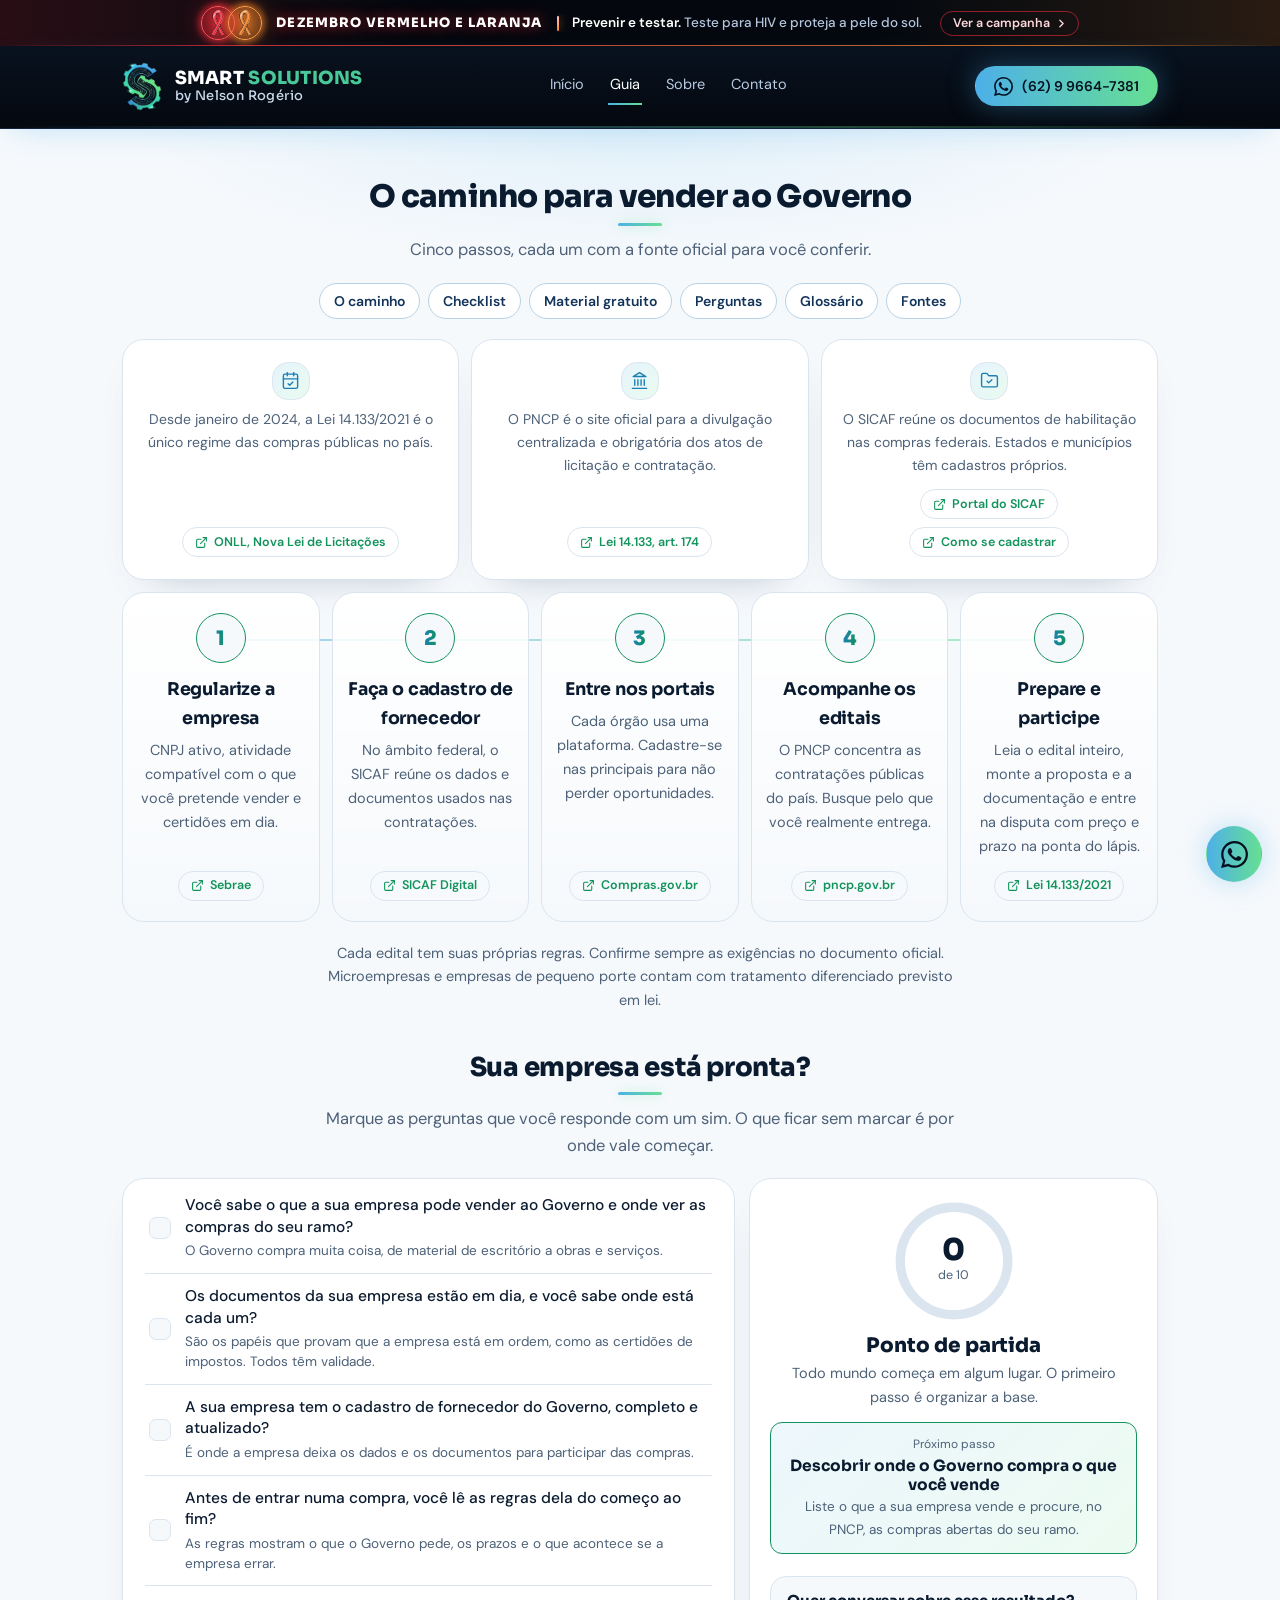
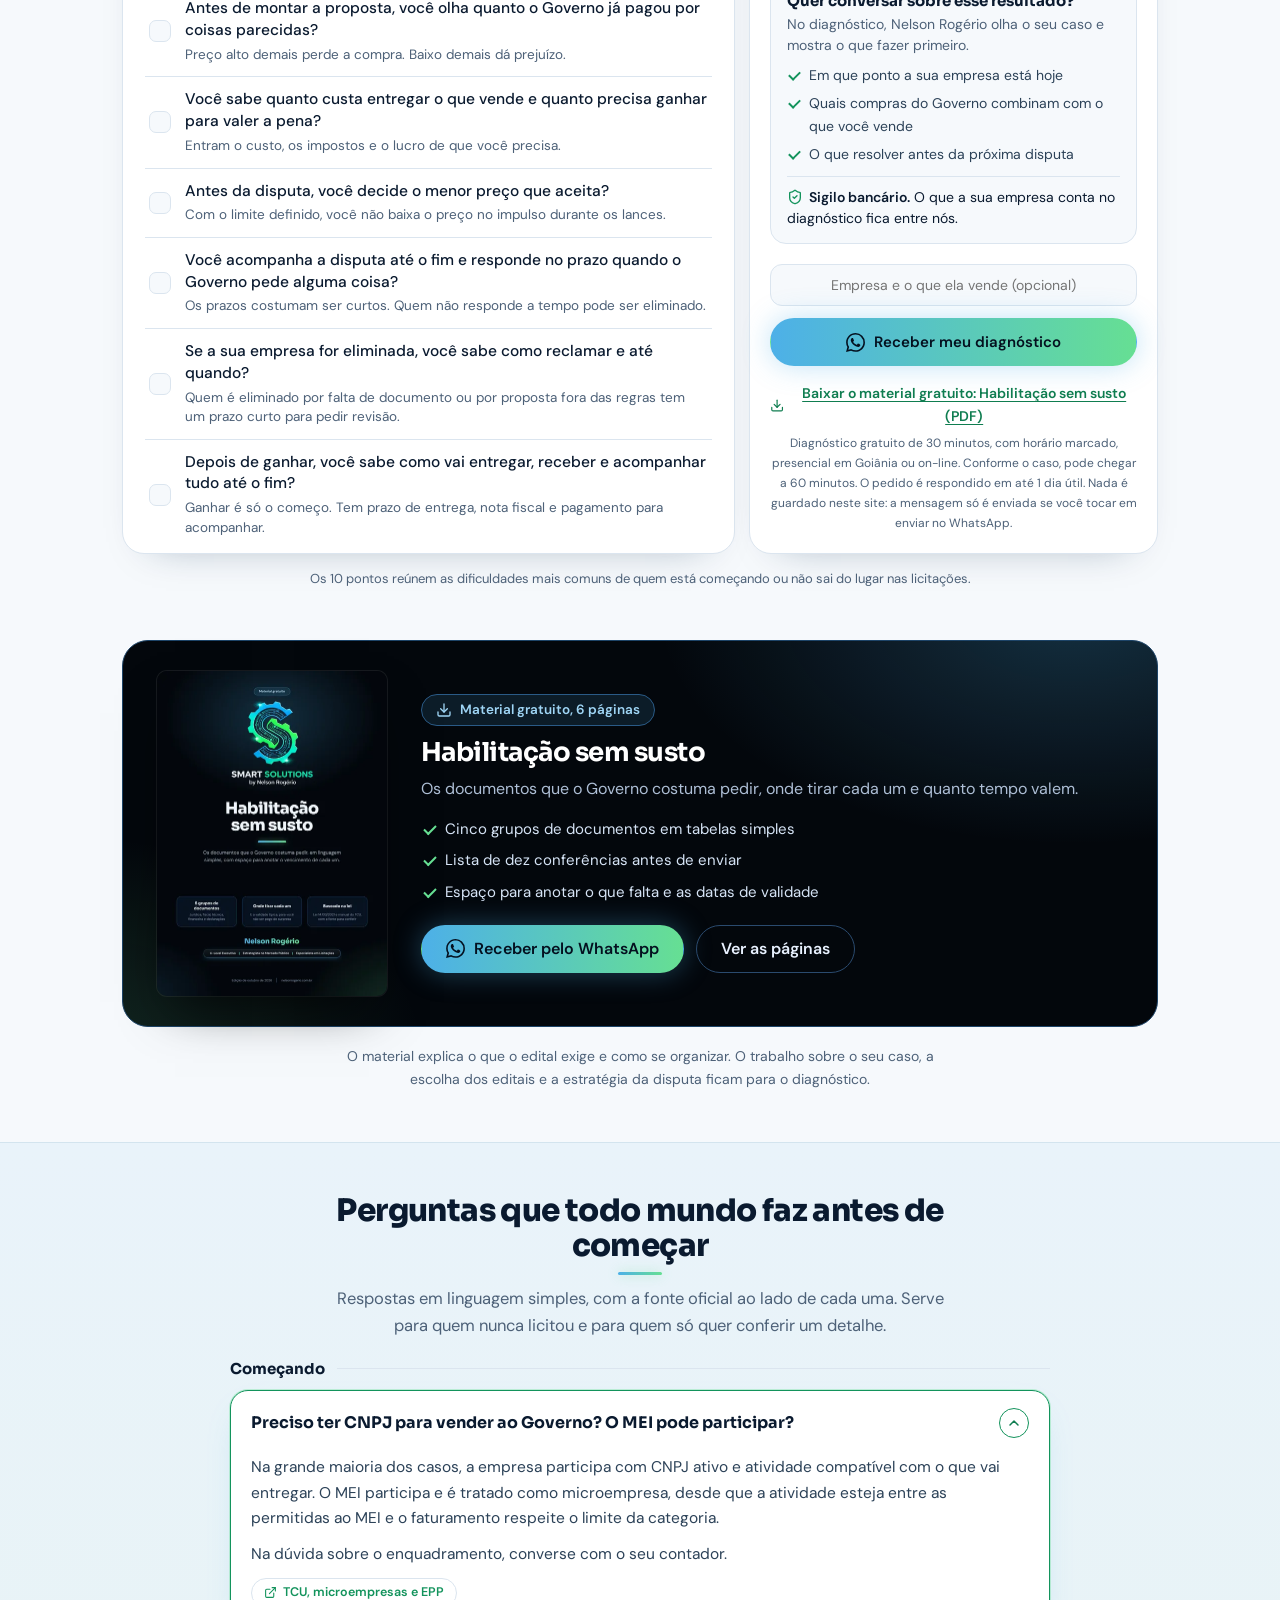
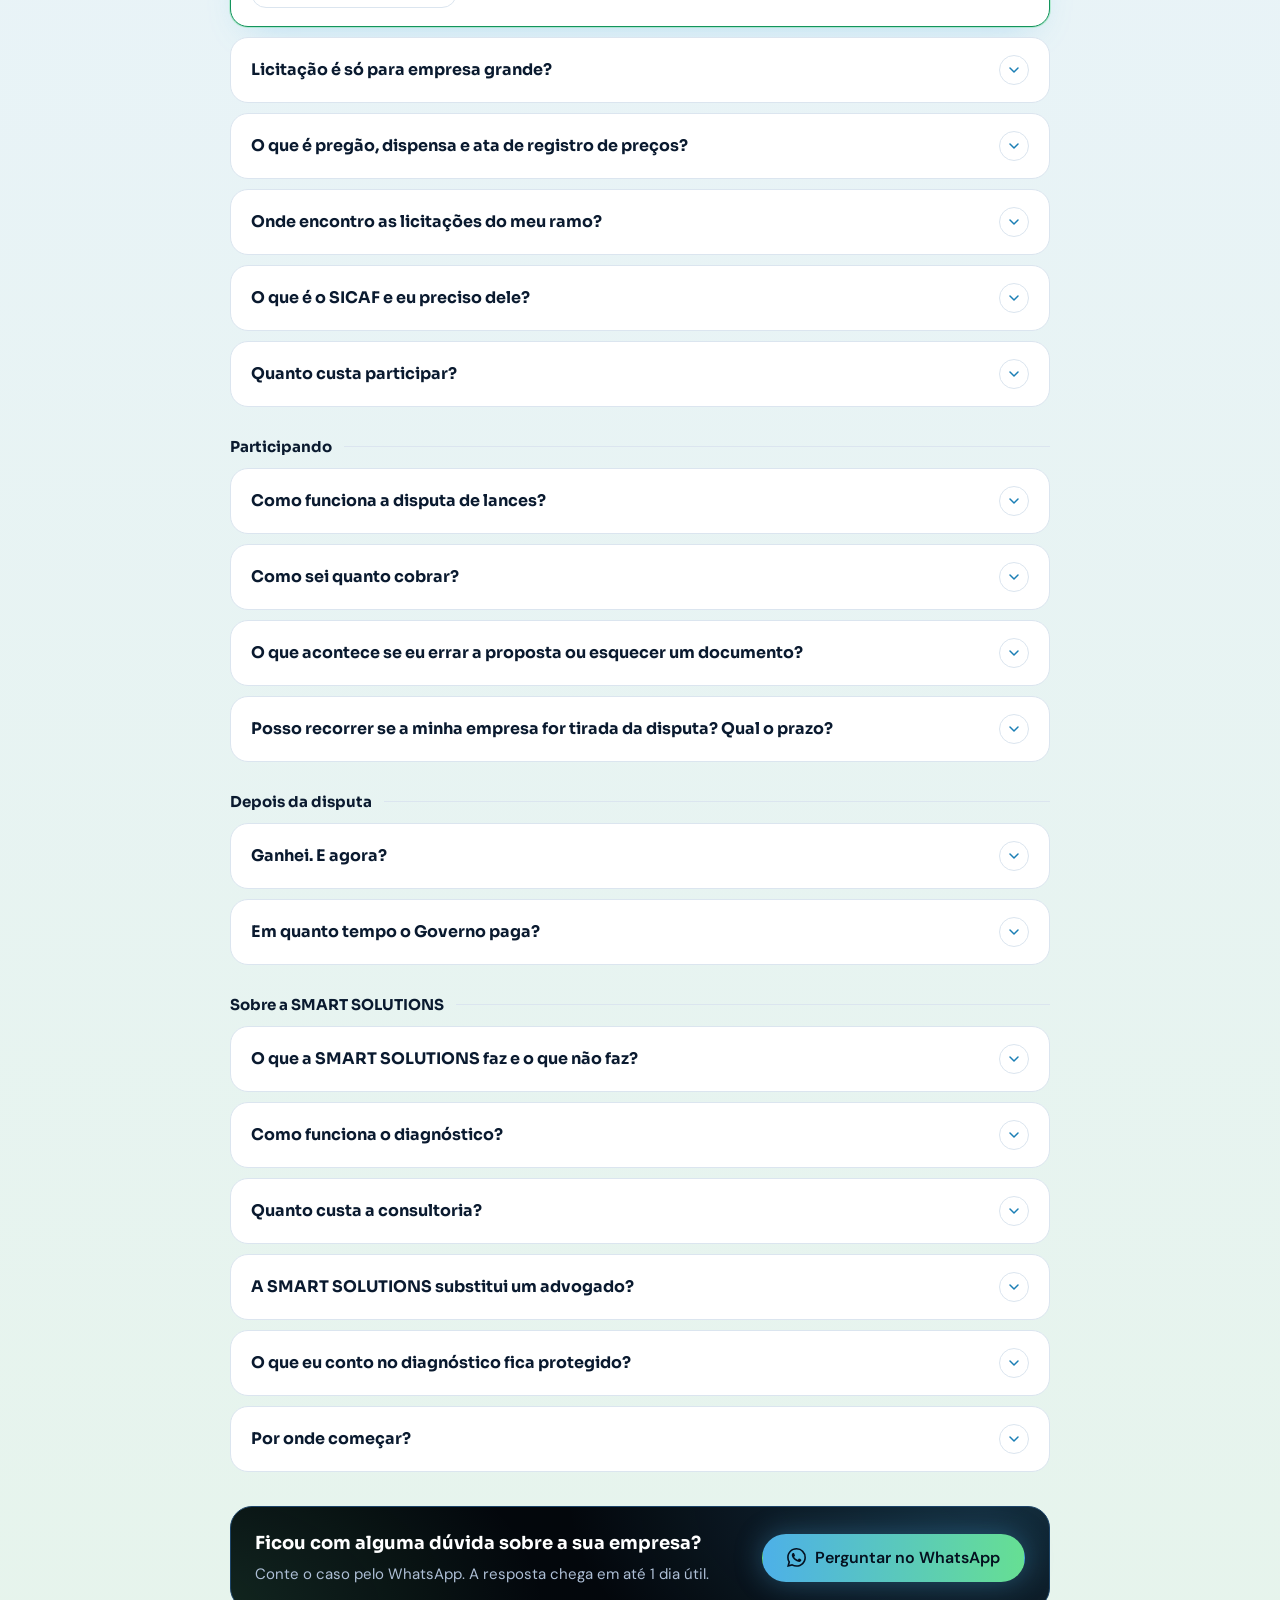
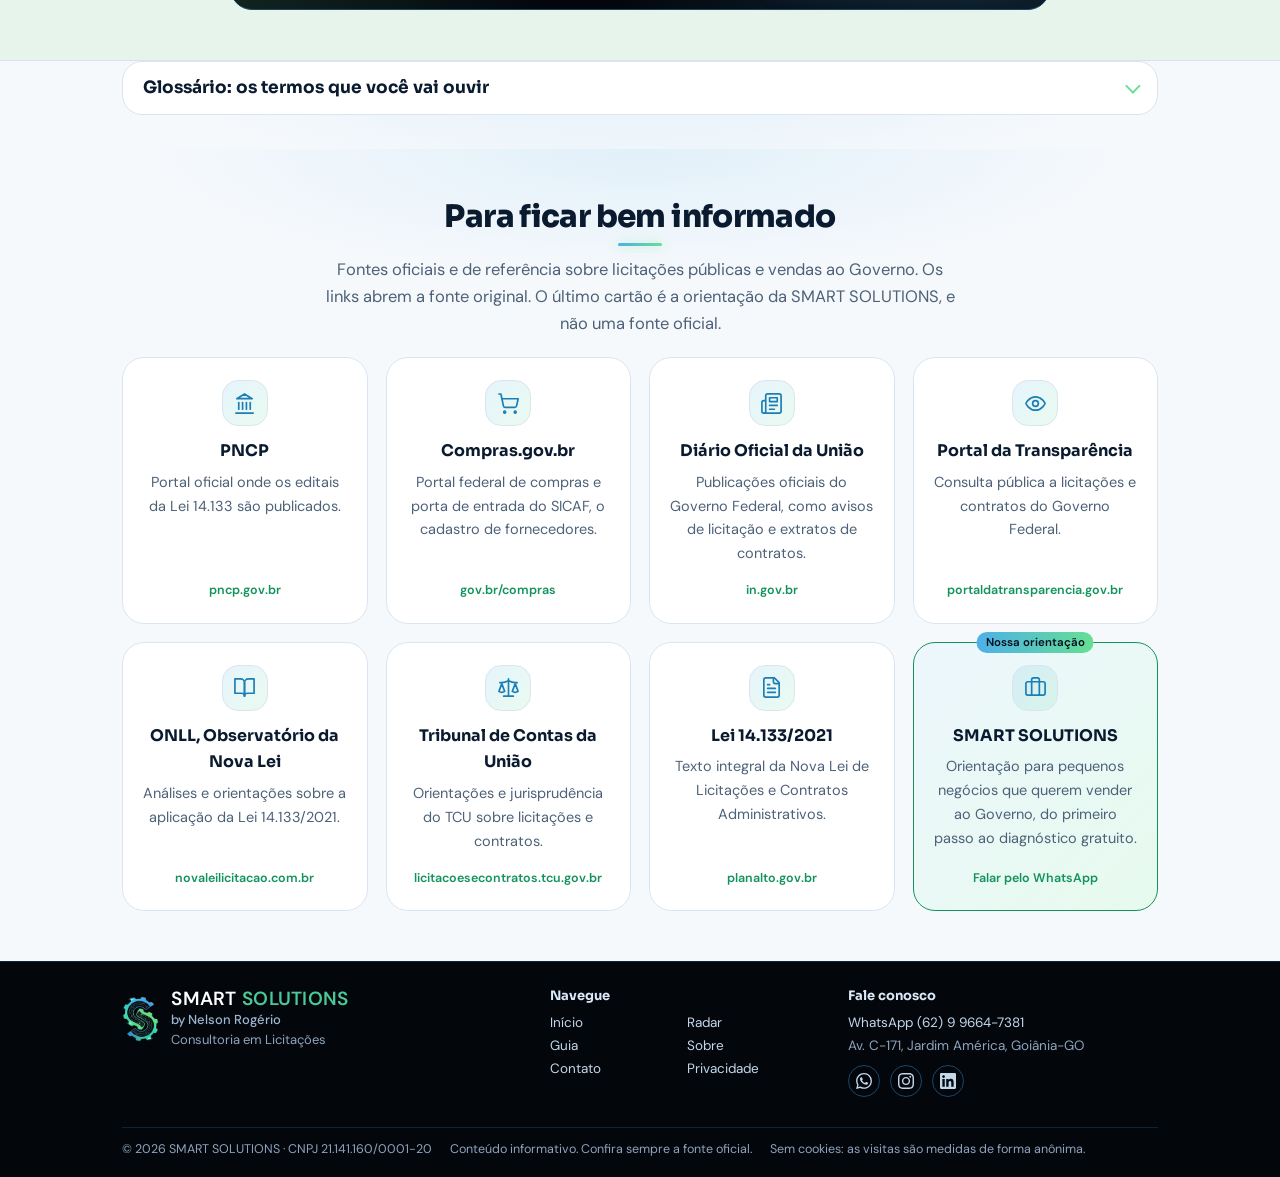
<file: guia.html>
<!doctype html>
<html lang="pt-BR"><head><meta charset="utf-8"/><meta content="width=device-width, initial-scale=1, viewport-fit=cover" name="viewport"/><title>Guia para vender ao Governo | SMART SOLUTIONS</title><meta content="Passo a passo, diagnóstico “Sua empresa está pronta?” e fontes oficiais para empresas que querem vender ao Governo." name="description"/><meta content="Guia para vender ao Governo | SMART SOLUTIONS" property="og:title"/><meta content="Passo a passo, diagnóstico “Sua empresa está pronta?” e fontes oficiais para empresas que querem vender ao Governo." property="og:description"/><link rel="preload" as="font" type="font/woff2" crossorigin href="fonts/dm-sans-latin-400-normal.woff2"><link rel="preload" as="font" type="font/woff2" crossorigin href="fonts/sora-latin-700-normal.woff2"><style>
:root{box-sizing:border-box;padding-top:env(safe-area-inset-top,0px);padding-bottom:env(safe-area-inset-bottom,0px);
--bg:#f6f9fc;--card:#fff;--tx:#0a1a2f;--mut:#4d6178;--ln:#dbe5ef;--ac1:#1b7fb5;--ac2:#13935c;--nb:#4DB0E8;--ng:#66DF93;--lt:#4AC998;--navy:#03070c}
@media (prefers-color-scheme:dark){:root:not([data-theme="light"]){--bg:#04080e;--card:#0b1628;--tx:#e8f1ff;--mut:#9fb2cb;--ln:#172a44;--ac1:#4DB0E8;--ac2:#66DF93}}
:root[data-theme="dark"]{--bg:#04080e;--card:#0b1628;--tx:#e8f1ff;--mut:#9fb2cb;--ln:#172a44;--ac1:#4DB0E8;--ac2:#66DF93}
html{scroll-padding-top:calc(64px + env(safe-area-inset-top,0px));scroll-behavior:smooth}
*{box-sizing:border-box}
body{margin:0;background:var(--bg);color:var(--tx);font:400 17px/1.65 "DM Sans",system-ui,sans-serif}
h1,h2,h3,.logo,.num{font-family:Sora,system-ui,sans-serif}
a{color:inherit}a:focus-visible,input:focus-visible,select:focus-visible,textarea:focus-visible{outline:2px solid var(--ng);outline-offset:3px}
.w{max-width:1080px;margin:0 auto;padding:0 22px}
header{position:sticky;top:env(safe-area-inset-top,0px);z-index:9;background:rgba(5,11,22,.92);backdrop-filter:blur(10px);border-bottom:1px solid #10233b}
header .w{display:flex;align-items:center;justify-content:space-between;height:64px}
.logo{display:flex;align-items:center;gap:11px;font-weight:700;font-size:16px;letter-spacing:.05em;text-decoration:none;color:var(--lt)}.logo img{height:40px;width:auto}.logo i{font-style:normal;color:#e5e6e7}
.btn{display:inline-block;padding:14px 26px;border-radius:999px;font:600 16px "DM Sans",system-ui,sans-serif;text-decoration:none;border:1.5px solid transparent;cursor:pointer;text-align:center}
.b1{background:linear-gradient(90deg,var(--nb),var(--ng));color:#04101f;box-shadow:0 0 28px rgba(77,176,232,.35)}
.b2{border-color:#2a4a6e;color:#e8f1ff}.b2:hover{border-color:var(--ng)}
.sm{padding:9px 20px;font-size:14px}
.hero{background:radial-gradient(640px 400px at 90% -5%,rgba(77,176,232,.22),transparent 65%),radial-gradient(560px 380px at -5% 105%,rgba(102,223,147,.16),transparent 65%),var(--navy);color:#eef5ff;padding:84px 0 72px}
h1{font-weight:800;font-size:clamp(34px,6.2vw,66px);line-height:1.06;letter-spacing:-.025em;margin:0 0 22px;max-width:860px}
.hero .s{font-size:clamp(17px,2vw,20px);color:#aebfd6;max-width:620px;margin:0 0 32px}
.cta{display:flex;flex-wrap:wrap;gap:12px;margin-bottom:56px}
.bar{max-width:760px;padding:20px;border-radius:20px;background:rgba(10,24,46,.7);border:1px solid #1d4468;box-shadow:0 0 40px rgba(77,176,232,.16)}
.bar label{display:block;font:700 17px Sora,system-ui,sans-serif;margin-bottom:12px}
.bar input{width:100%;padding:15px 18px;border-radius:12px;border:1.5px solid #234a72;background:#040913;color:#fff;font:400 16px "DM Sans",system-ui,sans-serif;margin-bottom:14px}
.chips{display:flex;flex-wrap:wrap;gap:8px}
.chip{padding:8px 15px;font-size:14px;border-color:#234a72;color:#d8e8ff}.chip:hover{border-color:var(--ng);color:var(--ng)}
#msg{font-size:14px;color:var(--ng);min-height:22px;margin:10px 0 0}
.verse{padding:34px 0;text-align:center;border-bottom:1px solid var(--ln)}
.verse q{display:block;max-width:720px;margin:0 auto 8px;font:500 clamp(18px,2.4vw,22px)/1.55 Sora,system-ui,sans-serif;quotes:none}
.verse small{color:var(--ac2);font-weight:600}
section{padding:84px 0}
h2{font-weight:800;font-size:clamp(26px,4vw,40px);line-height:1.15;letter-spacing:-.02em;margin:0 0 14px;max-width:720px}
.lead{color:var(--mut);max-width:620px;margin:0 0 44px;font-size:18px}
.steps{display:grid;gap:28px;grid-template-columns:repeat(auto-fit,minmax(190px,1fr));padding:0;margin:0;list-style:none}
.num{display:block;font-weight:800;font-size:44px;line-height:1;margin-bottom:12px;background:linear-gradient(90deg,var(--ac1),var(--ac2));-webkit-background-clip:text;background-clip:text;color:transparent}
.steps h3{margin:0 0 6px;font-size:18px}.steps p{margin:0;color:var(--mut);font-size:15.5px}
.note{margin-top:34px;color:var(--mut);font-size:14.5px;max-width:640px}
.rows{border-bottom:1px solid var(--ln)}
.row{display:grid;grid-template-columns:1fr 1.6fr;gap:22px;padding:22px 0;border-top:1px solid var(--ln)}
.row h3{margin:0;font-size:19px}.row p{margin:0;color:var(--mut)}
.alt{background:var(--card);border-block:1px solid var(--ln)}
.two{display:grid;grid-template-columns:1fr 1fr;gap:48px;align-items:start}
.tags{display:flex;flex-wrap:wrap;gap:8px;padding:0;margin:0}
.tags li{list-style:none;border:1px solid var(--ln);background:var(--bg);border-radius:999px;padding:7px 15px;font-size:14.5px}
.follow{background:var(--navy);color:#eef5ff;text-align:center;padding:84px 0;background-image:radial-gradient(520px 300px at 50% 0,rgba(77,176,232,.2),transparent 70%)}
.follow h2{margin-inline:auto}.follow .lead{margin:0 auto 12px;color:#aebfd6}
.handle{font:700 clamp(18px,3vw,26px) Sora,system-ui,sans-serif;color:var(--ng);margin:0 0 30px;word-break:break-all}
.follow .cta{justify-content:center;margin:0}
.news{display:grid;gap:0 36px;grid-template-columns:repeat(auto-fit,minmax(280px,1fr))}
.news a{display:block;text-decoration:none;padding:16px 0;border-top:1px solid var(--ln)}
.news a:hover b{color:var(--ac2)}.news b{display:block;font-family:Sora,system-ui,sans-serif;font-size:16px}.news span{color:var(--mut);font-size:14.5px}
.f{display:grid;gap:12px}
.f input,.f select,.f textarea{width:100%;padding:14px 16px;border-radius:12px;border:1.5px solid var(--ln);background:var(--bg);color:var(--tx);font:400 16px "DM Sans",system-ui,sans-serif}
.soc{display:flex;flex-wrap:wrap;gap:10px;margin-top:22px}.soc a{border-color:var(--ln);color:var(--tx);padding:10px 20px;font-size:15px}.soc a:hover{border-color:var(--ac2)}
footer{background:var(--navy);color:#8fa3bd;text-align:center;padding:30px 22px 96px;font-size:14px}
.fab{position:fixed;right:18px;bottom:calc(18px + env(safe-area-inset-bottom,0px));z-index:10;padding:13px 22px}
@media (prefers-reduced-motion:no-preference){.hero .w>*{animation:up .8s both}.hero .w>*:nth-child(2){animation-delay:.1s}.hero .w>*:nth-child(3){animation-delay:.2s}.hero .w>*:nth-child(4){animation-delay:.3s}}
@keyframes up{from{opacity:0;transform:translateY(18px)}}
@media (max-width:820px){.two,.row{grid-template-columns:1fr;gap:12px}.two{gap:30px}section{padding:60px 0}.hero{padding:56px 0 52px}}
.hero .w{display:grid;grid-template-columns:1.1fr .9fr;gap:48px 56px;align-items:center}
.hl .cta{margin-bottom:0}.hero h1{font-size:clamp(32px,4.7vw,56px)}
.hl-logo{width:100%;max-width:460px;height:auto;justify-self:center;filter:drop-shadow(0 0 46px rgba(77,176,232,.28)) drop-shadow(0 0 90px rgba(102,223,147,.14))}
.bar{grid-column:1/-1;width:100%}
footer img{height:56px;width:auto;margin-bottom:10px}
@media (max-width:820px){.hero .w{grid-template-columns:1fr;gap:32px}.hl-logo{order:-1;max-width:300px}}
.about{display:grid;grid-template-columns:.85fr 1.15fr;gap:56px;align-items:center}
.ph{margin:0;padding:2px;border-radius:24px;background:linear-gradient(160deg,var(--nb),var(--ng));box-shadow:0 0 60px rgba(77,176,232,.22),0 0 110px rgba(102,223,147,.12)}
.ph img{display:block;width:100%;height:auto;border-radius:22px}
@media (max-width:820px){.about{grid-template-columns:1fr;gap:32px}.ph{max-width:440px}}

:root{--rc:20px;--ri:12px;--mf:#d9e8f3;--mh:#4DB0E8;--ms:#fff;--ml:#27465f;--wn:#8a5a00}
@media (prefers-color-scheme:dark){:root:not([data-theme="light"]){--mf:#0f2237;--ms:#04080e;--ml:#bcd0e6;--wn:#ffc247}}
:root[data-theme="dark"]{--mf:#0f2237;--ms:#04080e;--ml:#bcd0e6;--wn:#ffc247}
header nav{display:flex;gap:26px;font-size:14.5px;color:#b9cbe3}header nav a{text-decoration:none}header nav a:hover{color:var(--ng)}
@media (max-width:920px){header nav{display:none}}
.btn{display:inline-flex;align-items:center;justify-content:center;gap:9px;min-height:48px;padding:0 24px;border-radius:999px;font-size:16px;line-height:1.2}
.btn svg{width:19px;height:19px;flex:none;fill:none;stroke:currentColor;stroke-width:1.9;stroke-linecap:round;stroke-linejoin:round}
.sm{min-height:40px;padding:0 18px;font-size:14px}.chip{min-height:36px;padding:0 15px;font-size:14px}
.b3{border-color:var(--ln);color:var(--tx);background:transparent}.b3:hover{border-color:var(--ac2)}
.hero .w{display:flex;flex-direction:column;align-items:center;text-align:center;gap:36px}
.hl-logo{order:-1;max-width:300px}.hero h1{margin-inline:auto;font-size:clamp(32px,5.2vw,60px)}.hero .s{margin-inline:auto}
.hl .cta{justify-content:center}.bar{max-width:760px;margin:0 auto;text-align:center}.bar input{text-align:left}.chips{justify-content:center}
.bar{border-radius:var(--rc);border:1px solid rgba(77,176,232,.35)}
.bar input,.f input,.f select,.f textarea{min-height:50px;border-radius:var(--ri);border-width:1px;padding:0 16px;font-size:16px}.f textarea{padding:14px 16px}
section h2,.follow h2{text-align:center;margin-left:auto;margin-right:auto}.lead{text-align:center;margin:0 auto 44px}
.card{background:var(--card);border:1px solid var(--ln);border-radius:var(--rc);padding:26px}.card h3{margin:0 0 8px;font-size:18px}.card p{margin:0;color:var(--mut);font-size:15.5px}
.ctr{text-align:center}.ic{display:grid;place-items:center;width:48px;height:48px;margin:0 auto 16px;border-radius:14px;border:1px solid var(--ln);color:var(--ac1);background:linear-gradient(135deg,rgba(77,176,232,.14),rgba(102,223,147,.14))}
.ic svg{width:23px;height:23px;fill:none;stroke:currentColor;stroke-width:1.75;stroke-linecap:round;stroke-linejoin:round}
.ic b{font:800 20px Sora,system-ui,sans-serif;background:linear-gradient(90deg,var(--ac1),var(--ac2));-webkit-background-clip:text;background-clip:text;color:transparent}
.cg{display:grid;gap:18px;grid-template-columns:repeat(auto-fit,minmax(290px,1fr))}.cg5{grid-template-columns:repeat(auto-fit,minmax(190px,1fr))}
.note{text-align:center;margin:34px auto 0}
.news{gap:18px;grid-template-columns:repeat(auto-fit,minmax(230px,1fr))}
.news a{border:1px solid var(--ln);border-radius:var(--rc);padding:26px;background:var(--card);text-align:center}.news a:hover{border-color:var(--ac2)}.news b{margin-bottom:6px}
.about{align-items:stretch}.about .card{display:flex;flex-direction:column;justify-content:center;text-align:left}.nm{font-size:26px!important}.bio{margin:0 0 24px!important;font-size:17px!important}
.tags li{min-height:36px;display:inline-flex;align-items:center;padding:0 15px}.ph,.ph img{border-radius:var(--rc)}.ph img{border-radius:calc(var(--rc) - 2px)}.ph img{height:100%;object-fit:cover}
.fc{max-width:640px;margin:0 auto}.soc{justify-content:center;margin-top:24px}.soc a{padding:0 22px;font-size:16px}
.follow .btn{min-width:230px}
.rg{display:grid;grid-template-columns:1.1fr .9fr;gap:18px}.rg .card{text-align:left;display:flex;flex-direction:column}
.ch{display:flex;justify-content:space-between;align-items:flex-start;gap:12px;margin-bottom:18px}.ch h3{margin:0}.sub{margin:4px 0 0!important;font-size:14px!important}
.badge{display:inline-flex;align-items:center;min-height:30px;padding:0 13px;border:1px solid var(--ln);border-radius:999px;font-size:13px;font-weight:600;color:var(--ac2);background:rgba(102,223,147,.1);white-space:nowrap}
.badge.demo{color:var(--wn);background:rgba(255,194,71,.14);border-color:rgba(255,194,71,.4)}
.mapw{position:relative;flex:1;display:grid;place-items:center}#map{width:100%;height:auto;max-height:500px;display:block}
#map path{fill:color-mix(in srgb,var(--mh) calc(var(--i,0)*65%),var(--mf));stroke:var(--ms);stroke-width:1.2;cursor:pointer;transition:fill .15s;outline:none}
#map path:hover{fill:var(--nb)}#map path.sel{fill:var(--ng)}#map path:focus-visible{stroke:var(--tx);stroke-width:2.2}
.lb{font:700 10.5px "DM Sans",sans-serif;fill:var(--ml);text-anchor:middle;dominant-baseline:middle;pointer-events:none}
.tip{position:absolute;pointer-events:none;z-index:3;min-width:220px;padding:13px 16px;border-radius:14px;background:var(--navy);color:#eef5ff;border:1px solid #1d4468;box-shadow:0 12px 32px rgba(0,0,0,.35)}
.tip small{display:block;color:#aebfd6;font-size:12.5px;margin-bottom:6px}.tip div{display:flex;justify-content:space-between;align-items:baseline}
.tip b{font:800 20px Sora,sans-serif}.tip strong{font:800 26px Sora,sans-serif;color:var(--ng)}.tip span{display:block;margin-top:4px;font-size:12px;color:#aebfd6}
.leg{display:flex;justify-content:space-between;flex-wrap:wrap;gap:10px;margin-top:14px;font-size:13.5px;color:var(--mut)}
.dot{display:inline-block;width:10px;height:10px;border-radius:50%;background:var(--ng);margin-right:7px}
.grad{display:flex;align-items:center;gap:8px}.grad em{font-style:normal}.grad b{width:110px;height:8px;border-radius:99px;background:linear-gradient(90deg,var(--mf),var(--mh))}
.focus{display:flex;justify-content:space-between;align-items:center;padding:18px 20px;border:1px solid var(--ln);border-radius:var(--ri);background:linear-gradient(135deg,rgba(77,176,232,.1),rgba(102,223,147,.1));margin-bottom:6px}
.focus small{display:block;color:var(--mut);font-size:13px}.focus strong{font:800 30px Sora,sans-serif}.focus b{font:800 36px Sora,sans-serif;color:var(--ac1)}
.sec{padding:20px 0 6px}.sec h4{margin:0 0 14px;font:700 15px Sora,sans-serif}
.mr{display:grid;grid-template-columns:140px 1fr 44px;gap:12px;align-items:center;font-size:14.5px;margin-bottom:11px}
.mr i{height:8px;border-radius:99px;background:var(--ln);overflow:hidden}.mr i b{display:block;height:100%;border-radius:99px;background:linear-gradient(90deg,var(--nb),var(--ng))}.mr em{font-style:normal;font-weight:700;text-align:right}
.chipsrow{display:flex;flex-wrap:wrap;gap:8px}.pz{display:inline-flex;align-items:center;gap:8px;min-height:34px;padding:0 13px;border:1px solid var(--ln);border-radius:999px;font-size:13.5px;font-weight:500;background:var(--bg)}
.pz::before{content:"";width:8px;height:8px;border-radius:50%;background:var(--c)}.p1{--c:#ff6b6b}.p2{--c:#ffc247}.p3{--c:var(--nb)}.p4{--c:var(--ng)}
.act{display:flex;flex-wrap:wrap;gap:10px;margin-top:auto;padding-top:22px}.act .btn{flex:1 1 190px}
.src{text-align:center;color:var(--mut);font-size:14px;margin:22px auto 0;max-width:660px}
@media (max-width:900px){.rg{grid-template-columns:1fr}}
@media (max-width:820px){.mr{grid-template-columns:110px 1fr 38px}.ph{max-width:none}.about .card{text-align:left}}

.bn{font-weight:800;letter-spacing:.015em;white-space:nowrap}.bn b{font-weight:800;color:var(--ac2)}
.hero .bn b,.follow .bn b,footer .bn b,header .bn b,figcaption .bn b{color:var(--lt)}
.btn svg.bi{fill:currentColor;stroke:none}
.lw{order:-1;position:relative;display:grid;justify-items:center;gap:22px;isolation:isolate}
.lw::before{content:"";position:absolute;inset:0 8% 30%;z-index:-1;background:radial-gradient(closest-side,rgba(77,176,232,.34),rgba(102,223,147,.2) 55%,transparent 78%);filter:blur(28px);opacity:.75}
.hl-logo{order:0;max-width:340px;position:relative}
.tag{margin:0;display:grid;gap:2px;font:600 clamp(17px,2.3vw,23px)/1.4 Sora,system-ui,sans-serif;color:#dfeaf8}
.tag b{font-weight:800;background:linear-gradient(90deg,var(--nb),var(--ng));-webkit-background-clip:text;background-clip:text;color:transparent}
@media (prefers-reduced-motion:no-preference){.lw::before{animation:halo 6s ease-in-out infinite}.hl-logo{animation:flt 7s ease-in-out infinite}}
@keyframes halo{0%,100%{opacity:.5;transform:scale(.95)}50%{opacity:.95;transform:scale(1.05)}}
@keyframes flt{0%,100%{transform:translateY(0)}50%{transform:translateY(-6px)}}
.ex,.pt{display:flex;flex-wrap:wrap;justify-content:center;align-items:center;gap:8px}.ex{margin-bottom:16px}.pt{margin:0 0 10px}
.ex span,.pt span{font-size:13.5px;color:#aebfd6;margin-right:4px}
.ex button{min-height:32px;padding:0 13px;border-radius:999px;border:1px solid #234a72;background:transparent;color:#d8e8ff;font:500 13.5px "DM Sans",system-ui,sans-serif;cursor:pointer}
.ex button:hover,.ex button:focus-visible{border-color:var(--ng);color:var(--ng)}
.verse{border-bottom:0;padding:44px 0 8px}
.vcard{max-width:820px;margin:0 auto;padding:28px 32px;border-radius:var(--rc);border:1px solid var(--ln);background:linear-gradient(180deg,var(--card),var(--bg));box-shadow:0 18px 46px -20px rgba(77,176,232,.32),inset 0 1px 0 rgba(102,223,147,.22)}
.vl{display:inline-flex;align-items:center;gap:8px;font-size:13.5px;font-weight:600;color:var(--ac2);margin-bottom:12px}.vl svg{width:17px;height:17px;fill:none;stroke:currentColor;stroke-width:1.9;stroke-linecap:round;stroke-linejoin:round}
.card,.news a,.tags li,.pz,.badge,.ic,.focus,.vcard,.sc,.fact,.ref,.ex button,.chip,.btn{transition:border-color .2s,box-shadow .2s,transform .2s,color .2s}
.card:hover,.news a:hover,.focus:hover,.vcard:hover,.fact:hover{border-color:var(--ac2);box-shadow:0 0 0 1px rgba(102,223,147,.45),0 14px 34px -14px rgba(77,176,232,.35)}
.ic:hover,.tags li:hover,.pz:hover,.badge:hover,.ref:hover{border-color:var(--ac2);box-shadow:0 0 0 1px rgba(102,223,147,.5)}
.card:hover .ic{border-color:var(--ac2)}.btn:hover{box-shadow:0 0 0 2px rgba(102,223,147,.32)}
.card.ctr{display:flex;flex-direction:column;align-items:center}.card.ctr p{flex:1}
.ref{display:inline-flex;align-items:center;gap:6px;margin-top:16px;min-height:30px;padding:0 12px;border:1px solid var(--ln);border-radius:999px;font-size:12.5px;font-weight:600;color:var(--ac2);text-decoration:none;background:var(--bg)}
.ref svg{width:13px;height:13px;fill:none;stroke:currentColor;stroke-width:2;stroke-linecap:round;stroke-linejoin:round}
.facts{display:grid;gap:18px;grid-template-columns:repeat(auto-fit,minmax(260px,1fr));margin-bottom:22px}
.fact{padding:20px 22px;border:1px solid var(--ln);border-left:3px solid var(--ac2);border-radius:var(--ri);background:var(--card);display:flex;flex-direction:column;align-items:flex-start}
.fact p{margin:0;font-size:15.5px;line-height:1.55;flex:1}.fact .ref{margin-top:14px}
.cg5{position:relative}.cg5::before{content:"";position:absolute;left:8%;right:8%;top:50px;height:2px;background:linear-gradient(90deg,var(--nb),var(--ng));opacity:.4}
.cg5 .card{position:relative}
.news a{display:flex;flex-direction:column;align-items:center}.news span{flex:1;color:var(--mut);font-size:14.5px}
.news u{text-decoration:none;margin-top:14px;font-size:12.5px;font-weight:600;color:var(--ac2)}
.ph{position:relative;isolation:isolate;padding:0;background:none;box-shadow:none;border-radius:var(--rc)}
.ph::after{content:"";position:absolute;inset:8% 6% -5%;z-index:-1;border-radius:32px;background:linear-gradient(160deg,rgba(77,176,232,.5),rgba(102,223,147,.4));filter:blur(38px);opacity:.55}
.ph img{outline:1px solid rgba(102,223,147,.55);outline-offset:10px;border-radius:var(--rc);transition:outline-color .2s,outline-offset .2s}.ph:hover img{outline-color:var(--ng);outline-offset:13px}
.ph figcaption{position:absolute;left:14px;right:14px;bottom:14px;display:flex;flex-direction:column;gap:2px;padding:12px 16px;border-radius:14px;background:rgba(4,9,18,.62);backdrop-filter:blur(10px);border:1px solid rgba(255,255,255,.14);color:#fff;font-size:13.5px}
.ph figcaption b{font:700 16px Sora,system-ui,sans-serif}
.role{margin:-2px 0 14px!important;font-size:15px!important}
.sg{display:grid;gap:18px;grid-template-columns:repeat(auto-fit,minmax(300px,1fr));max-width:780px;margin:0 auto}
.sc{display:flex;align-items:center;gap:16px;padding:20px 22px;border-radius:var(--rc);border:1px solid #1d4468;background:rgba(10,24,46,.7);text-decoration:none;color:#eef5ff;text-align:left}
.sc:hover,.sc:focus-visible{border-color:var(--ng);box-shadow:0 0 0 1px rgba(102,223,147,.4),0 18px 40px -10px rgba(0,0,0,.5);transform:translateY(-2px)}
.si{width:58px;height:58px;border-radius:16px;background:#fff;display:grid;place-items:center;flex:none}.si svg{width:32px;height:32px}
.st b{display:block;font:700 18px Sora,system-ui,sans-serif}.st em{font-style:normal;color:#aebfd6;font-size:14px;word-break:break-all}
.sb{margin-left:auto;display:inline-flex;align-items:center;min-height:36px;padding:0 16px;border-radius:999px;background:linear-gradient(90deg,var(--nb),var(--ng));color:#04101f;font-weight:700;font-size:14px}
.follow{background-image:radial-gradient(520px 300px at 18% 0,rgba(77,176,232,.24),transparent 70%),radial-gradient(520px 300px at 82% 100%,rgba(102,223,147,.2),transparent 70%)}
footer .bn{font-size:15px}
@media (max-width:820px){.hl-logo{max-width:280px}.cg5::before{display:none}.ph img{outline-offset:8px}.ph{margin:0 10px}}

html{scroll-padding-top:calc(90px + env(safe-area-inset-top,0px))}
header{background:linear-gradient(180deg,#08121f,#04080f);box-shadow:0 10px 34px -14px rgba(77,176,232,.4)}
header::after{content:"";display:block;height:2px;background:linear-gradient(90deg,transparent,var(--nb),var(--ng),transparent);opacity:.85}
header .w{height:80px}
.logo{gap:13px;font-size:18px}.logo img{height:49px;width:auto}
.lt{display:grid;gap:1px;line-height:1.15}.lt em{font-style:normal;font-weight:500;font-size:13px;letter-spacing:.03em;color:#c9d8ea}
header .btn span{white-space:nowrap}
.hero .bn,.follow .bn,footer .bn,header .bn,figcaption .bn{color:#fff}
.hero h1{font-size:clamp(22px,3.5vw,40px);line-height:1.22;max-width:none}.hero h1 span{display:block}
.verse{--tx:#0a1a2f;--mut:#4d6178;--ln:#c9dde4;--ac2:#0b7f4f;background:linear-gradient(180deg,#e8f2f6,#e1efe9);color:#0a1a2f;border-block:1px solid #cfe2e6;padding:50px 0}
.verse .vcard{background:rgba(255,255,255,.64);border-color:#c9dde4;box-shadow:0 20px 44px -24px rgba(10,60,80,.38),inset 0 1px 0 #fff}
.verse .vl,.verse small{color:#0b7f4f}
.vn{display:inline-flex;margin-top:16px;padding:6px 15px;border:1px solid #bcd6df;border-radius:999px;background:rgba(255,255,255,.75);font-size:13.5px;font-weight:600;color:#0b6aa6;text-decoration:none}.vn:hover{border-color:#0b7f4f;box-shadow:0 0 0 1px rgba(11,127,79,.35)}
.card{padding:32px 26px;border-radius:22px;box-shadow:inset 0 1px 0 rgba(255,255,255,.06),0 18px 40px -30px rgba(10,40,70,.4)}
.card h3{font-size:17.5px;letter-spacing:-.01em;margin-bottom:10px}.card p{font-size:15px;line-height:1.65}
.ic{width:50px;height:50px;border-radius:16px}
.ref{margin-top:18px;background:transparent}.refs{display:flex;flex-wrap:wrap;gap:8px;justify-content:center;margin-top:18px}.refs .ref{margin-top:0}
a.card{text-decoration:none;color:inherit}
.cg3{grid-template-columns:repeat(auto-fit,minmax(260px,1fr));margin-bottom:22px}.info{grid-template-columns:repeat(auto-fit,minmax(240px,1fr));margin-bottom:22px}
.cg5{gap:16px}.cg5::before{top:57px;left:10%;right:10%;opacity:.5}
.cg5 .ic{width:50px;height:50px;border-radius:50%;background:var(--bg);border:1.5px solid var(--ac2)}
.cg5 .card{padding:32px 22px;box-shadow:none;background:linear-gradient(180deg,var(--card),transparent)}
.cg5 .card:hover{background:var(--card)}
.tabs{display:flex;gap:4px;padding:4px;border:1px solid var(--ln);border-radius:999px;background:var(--bg);width:fit-content;margin:22px 0 22px}
.tabs button{min-height:36px;padding:0 20px;border:0;border-radius:999px;background:transparent;color:var(--mut);font:600 14px "DM Sans",system-ui,sans-serif;cursor:pointer;transition:color .2s,background .2s}
.tabs button:hover{color:var(--tx)}.tabs button[aria-selected="true"]{background:linear-gradient(90deg,var(--nb),var(--ng));color:#04101f}
.tabs button:focus-visible{outline:2px solid var(--ng);outline-offset:2px}
.prof .role{margin:2px 0 0!important;font-size:15px!important;font-weight:600;color:var(--tx)!important}.prof .role2{margin:6px 0 0!important;font-size:14.5px!important}
.prof .tp p{margin:0 0 14px;font-size:15.5px;color:var(--mut)}.prof .tp p:last-of-type{margin-bottom:6px}
.pq{margin:0 0 18px;padding:2px 0 2px 18px;border-left:3px solid var(--ac2);font:600 clamp(17px,1.9vw,20px)/1.5 Sora,system-ui,sans-serif}
.for{display:flex;flex-wrap:wrap;gap:6px 14px;align-items:baseline;padding:14px 18px;margin:16px 0 4px;border:1px solid var(--ln);border-radius:var(--ri);background:var(--bg);font-size:15px}.for b{font-family:Sora,sans-serif;color:var(--ac2)}
.sh{margin:20px 0 12px;font:700 14.5px Sora,system-ui,sans-serif}
.ck{display:grid;grid-template-columns:1fr 1fr;gap:12px 22px;padding:0;margin:0;list-style:none}.ck li{display:flex;gap:10px;align-items:flex-start;font-size:15px;line-height:1.5}
.ck svg{flex:none;width:19px;height:19px;margin-top:2px;padding:3px;border-radius:50%;background:rgba(102,223,147,.18);fill:none;stroke:var(--ac2);stroke-width:2.6;stroke-linecap:round;stroke-linejoin:round}
.pf-f{margin-top:22px;padding-top:20px;border-top:1px solid var(--ln)}
.tag2{margin:0 0 10px!important;font:600 17px/1.45 Sora,system-ui,sans-serif!important;color:var(--tx)!important}.tag2 b{font-weight:800;background:linear-gradient(90deg,var(--ac1),var(--ac2));-webkit-background-clip:text;background-clip:text;color:transparent}
.open{font-size:14.5px!important;margin:0 0 16px!important}.reach{display:flex;flex-wrap:wrap;gap:10px}.reach .btn{flex:1 1 210px;font-size:15px}
@media (max-width:820px){.ck{grid-template-columns:1fr}}
@media (max-width:560px){header .w{height:70px}.logo img{height:40px}.logo{gap:9px;font-size:15px}.lt em{display:none}header .btn{padding:0 12px}header .btn span{font-size:13px}.hero h1{font-size:21px}}

.bar{max-width:1040px}.bar .bt{text-align:center}
.seg{display:flex;width:fit-content;gap:4px;padding:4px;margin:0 auto 20px;border:1px solid #234a72;border-radius:999px;background:#040913}
.seg button{min-height:38px;padding:0 20px;border:0;border-radius:999px;background:transparent;color:#aebfd6;font:600 14px "DM Sans",system-ui,sans-serif;cursor:pointer;transition:color .2s,background .2s}
.seg button:hover{color:#fff}.seg button[aria-selected="true"]{background:linear-gradient(90deg,var(--nb),var(--ng));color:#04101f}.seg button:focus-visible{outline:2px solid var(--ng);outline-offset:2px}
.seg i{font-style:normal;margin-left:6px;padding:1px 8px;border-radius:99px;background:rgba(255,255,255,.12);font-size:12.5px}.seg [aria-selected="true"] i{background:rgba(4,16,31,.2)}
.bp[hidden]{display:none}.exc{display:contents}.ex .xx{border-style:dashed;color:#aebfd6}
.bar textarea{width:100%;padding:13px 16px;border-radius:12px;border:1px solid #234a72;background:#040913;color:#fff;font:400 15px "DM Sans",system-ui,sans-serif;resize:vertical}
.bar input,.bar textarea{margin-bottom:0}.bar #q{margin-bottom:14px}
.ph2{display:flex;justify-content:space-between;align-items:flex-start;flex-wrap:wrap;gap:12px;text-align:left;margin-bottom:16px}.ph2 h3{margin:0;font:700 19px Sora,system-ui,sans-serif}.ph2 p{margin:4px 0 0;font-size:14px;color:#a9bdd6}.ph2r{display:flex;align-items:center;gap:10px}
.bar .badge{background:rgba(102,223,147,.12);color:var(--ng);border-color:rgba(102,223,147,.3)}
.ped{display:grid;gap:10px;margin-bottom:14px;padding:16px;border:1px solid #26527a;border-radius:var(--rc);background:rgba(4,9,19,.7)}
.pg{display:grid;gap:14px;grid-template-columns:repeat(auto-fit,minmax(280px,1fr));text-align:left;margin-bottom:12px}
.pc{display:flex;flex-direction:column;padding:20px;border:1px solid #1d4468;border-radius:var(--rc);background:rgba(8,20,40,.7);transition:border-color .2s,box-shadow .2s}
.pc:hover{border-color:var(--ng);box-shadow:0 0 0 1px rgba(102,223,147,.3)}.pc.act{border-color:var(--ng);box-shadow:0 0 0 1px rgba(102,223,147,.5),0 0 28px rgba(102,223,147,.14)}
.pc h4{margin:0 0 10px;font:700 17px Sora,system-ui,sans-serif;color:#fff}.kw{margin:0 0 16px;flex:1;font-size:13px;line-height:1.7;color:#a9bdd6}
.pa{display:flex;gap:8px}.pb{min-height:38px;padding:0 16px;border:1px solid #26527a;border-radius:10px;background:#071324;color:#e8f1ff;font:600 13.5px "DM Sans",system-ui,sans-serif;cursor:pointer;transition:border-color .2s}
.pb:hover{border-color:var(--ng)}.pb.on{background:linear-gradient(90deg,var(--nb),var(--ng));color:#04101f;border-color:transparent}.pb.x{width:38px;padding:0}
.lk{border:0;background:none;color:var(--nb);font:600 13.5px "DM Sans",system-ui,sans-serif;cursor:pointer;text-decoration:underline}
.ufs{display:flex;flex-wrap:wrap;justify-content:center;align-items:center;gap:8px;margin:0 0 12px;font-size:13.5px;color:#aebfd6}.ufs b{color:var(--ng)}
.clrw{min-height:0}.lk2{margin-top:12px;border:0;background:none;color:var(--ac1);font:600 13.5px "DM Sans",system-ui,sans-serif;cursor:pointer;text-decoration:underline;padding:0}
.focus strong{font-size:clamp(20px,2.3vw,28px)}
.qs{margin:0 0 12px;font-size:13px;color:var(--mut)}.qs div{display:flex;flex-wrap:wrap;gap:8px;margin-top:8px}.qs .chip{border-color:var(--ln);color:var(--tx);min-height:32px}
.about{align-items:center}.ph{align-self:center}.ph img{height:auto;aspect-ratio:4/5;object-fit:cover;object-position:62% 20%}
.prof{text-align:center}.prof .role,.prof .role2,.prof .nm{text-align:center}
.tabs{margin:22px auto}
.prof .tp p{text-align:justify;hyphens:auto;text-wrap:pretty}.prof .tp>p:last-child{margin-bottom:0}
.pq{margin:0 0 18px;padding:0;border:0;text-align:center}.pq::before{content:"";display:block;width:46px;height:3px;margin:0 auto 14px;border-radius:3px;background:linear-gradient(90deg,var(--nb),var(--ng))}
.for{justify-content:center;text-align:center}
.blk{margin:20px 0 4px;padding:22px 18px;border:1px solid var(--ln);border-radius:var(--rc);background:var(--bg)}.blk .sh{margin:0 0 16px;text-align:center}
.blk .tags{justify-content:center;gap:10px}.blk .tags li{min-height:38px;padding:0 16px;font-size:14.5px;background:var(--card)}
.sh{text-align:center}.ck{max-width:620px;margin:0 auto}.ck li{text-align:left}
.pf-f{text-align:center}.reach{justify-content:center}
.sg{max-width:980px;grid-template-columns:repeat(auto-fit,minmax(400px,1fr))}.st{min-width:0}.st em{white-space:nowrap;word-break:normal;font-size:14px}
@media (max-width:520px){.sg{grid-template-columns:1fr}.si{width:48px;height:48px}.st em{font-size:12.5px}.sb{display:none}.sc{padding:16px 18px;gap:14px}}
#contato.alt{background:radial-gradient(560px 320px at 12% 0,rgba(77,176,232,.28),transparent 70%),radial-gradient(560px 320px at 88% 100%,rgba(102,223,147,.22),transparent 70%),linear-gradient(180deg,#071427,#04080f);border-block:0;border-top:2px solid;border-image:linear-gradient(90deg,transparent,var(--nb),var(--ng),transparent) 1;color:#eef5ff;color-scheme:dark}
#contato h2{color:#fff}#contato .lead{color:#aebfd6}
#contato .card{background:rgba(9,22,42,.72);border-color:#1d4468;color:#eef5ff;backdrop-filter:blur(6px)}#contato .card h3{color:#fff}#contato .card p{color:#aebfd6}
#contato .ic{color:var(--nb);border-color:#2a5a86;background:linear-gradient(135deg,rgba(77,176,232,.22),rgba(102,223,147,.22))}
#contato .card:hover{border-color:var(--ng);box-shadow:0 0 0 1px rgba(102,223,147,.4),0 18px 44px -16px rgba(77,176,232,.45)}
#contato .fc{box-shadow:0 0 0 1px rgba(77,176,232,.2),0 26px 60px -26px rgba(77,176,232,.45)}
#contato .f input,#contato .f select,#contato .f textarea{background:#040a15;border-color:#234a72;color:#fff}#contato .f ::placeholder{color:#7f95b0}
#contato .bn{color:#fff}#contato .bn b{color:var(--lt)}
@media (max-width:820px){.prof .tp p{text-align:justify}}

section{padding:52px 0}.follow{padding:52px 0}
.lead{margin-bottom:26px}
.alt{background:linear-gradient(180deg,#e9f3fa,#e6f4ec);border-block:1px solid #d3e4ee}
@media (prefers-color-scheme:dark){:root:not([data-theme="light"]) .alt{background:linear-gradient(180deg,#0a1830,#08141f);border-color:#15283f}}
:root[data-theme="dark"] .alt{background:linear-gradient(180deg,#0a1830,#08141f);border-color:#15283f}
section:not(.alt){background-image:radial-gradient(720px 190px at 50% 0,rgba(77,176,232,.12),transparent 70%)}
.hi{display:grid;place-items:center;width:48px;height:48px;margin:0 auto 12px;border-radius:16px;background:linear-gradient(135deg,var(--nb),var(--ng));color:#04101f;box-shadow:0 10px 26px -8px rgba(77,176,232,.65),0 0 0 6px rgba(77,176,232,.12)}
.hi svg{width:24px;height:24px;fill:none;stroke:currentColor;stroke-width:2;stroke-linecap:round;stroke-linejoin:round}
.hbar{display:block;width:64px;height:4px;margin:12px auto 14px;border-radius:4px;background:linear-gradient(90deg,var(--nb),var(--ng));box-shadow:0 0 16px rgba(102,223,147,.55)}
h2{margin-bottom:0}
.card{padding:22px 20px}.card h3{margin-bottom:6px}.ic{width:46px;height:46px;margin-bottom:12px}
.cg{gap:14px}.cg5{gap:14px}.cg3{margin-bottom:14px}.cg5 .card{padding:24px 16px}.cg5::before{top:47px}
.ref,.refs{margin-top:12px}.note{margin-top:20px}.rg{gap:14px}.sec{padding:14px 0 4px}.info{margin-bottom:14px}
.hero{padding:52px 0 48px}.hero .w{gap:24px}.hl .cta{margin-bottom:0}
.about{gap:16px}.blk{padding:16px 14px;margin:14px 0 2px}.tabs{margin:14px auto}.pq{margin-bottom:12px}.pf-f{margin-top:16px;padding-top:16px}
.verse{--tx:#fff;position:relative;overflow:hidden;padding:60px 0;border:0;color:#fff;background:radial-gradient(520px 260px at 12% 0,rgba(102,223,147,.4),transparent 70%),radial-gradient(520px 260px at 90% 100%,rgba(77,176,232,.45),transparent 70%),linear-gradient(115deg,#0a4a86 0%,#0b7a9e 40%,#0f8f78 72%,#169a63 100%);background-size:100% 100%,100% 100%,170% 170%}
@media (prefers-reduced-motion:no-preference){.verse{animation:vshift 16s ease-in-out infinite}}
@keyframes vshift{0%,100%{background-position:0 0,0 0,0% 50%}50%{background-position:0 0,0 0,100% 50%}}
.vbox{position:relative;max-width:880px;margin:0 auto;text-align:center}
.vq{position:absolute;left:50%;top:-52px;transform:translateX(-50%);font:800 180px/1 Sora,sans-serif;color:rgba(255,255,255,.13);pointer-events:none}
.verse .vl{display:inline-flex;align-items:center;gap:9px;margin-bottom:20px;padding:8px 18px;border-radius:999px;background:rgba(255,255,255,.16);border:1px solid rgba(255,255,255,.34);color:#fff;font-size:14px;font-weight:600;backdrop-filter:blur(6px)}
.verse .vl svg{width:18px;height:18px}.verse .vl i{font-style:normal;opacity:.85;padding-left:10px;border-left:1px solid rgba(255,255,255,.4)}
.verse q{display:block;position:relative;margin:0;font:700 clamp(22px,3.5vw,38px)/1.36 Sora,system-ui,sans-serif;color:#fff;text-shadow:0 2px 26px rgba(0,25,55,.4);quotes:none}
.verse small{display:block;margin-top:18px;font:700 18px Sora,system-ui,sans-serif;color:#c9ffe0;letter-spacing:.02em}
.verse .vn{margin-top:22px;padding:9px 20px;background:rgba(255,255,255,.95);border:0;color:#0a4a86;font-size:14px;box-shadow:0 12px 30px -10px rgba(0,30,60,.55)}.verse .vn:hover{box-shadow:0 0 0 3px rgba(255,255,255,.35),0 12px 30px -10px rgba(0,30,60,.55)}
.kpis{display:grid;grid-template-columns:repeat(4,1fr);gap:14px;margin-bottom:14px}
.kpi{display:flex;flex-direction:column;align-items:center;padding:18px 12px;border:1px solid var(--ln);border-radius:var(--rc);background:var(--card);text-align:center;transition:border-color .2s,box-shadow .2s}
.kpi:hover{border-color:var(--ac2);box-shadow:0 0 0 1px rgba(102,223,147,.45),0 14px 34px -14px rgba(77,176,232,.35)}
.kpi .ic{width:40px;height:40px;margin-bottom:8px}.kpi .ic svg{width:20px;height:20px}
.kpi b{font:800 clamp(24px,3vw,34px) Sora,system-ui,sans-serif;background:linear-gradient(90deg,var(--ac1),var(--ac2));-webkit-background-clip:text;background-clip:text;color:transparent;line-height:1.1}
.kpi small{margin-top:4px;color:var(--mut);font-size:13.5px}
.insight{display:flex;align-items:center;gap:16px;margin-bottom:14px;padding:16px 20px;border:1px solid var(--ac2);border-radius:var(--rc);background:linear-gradient(135deg,rgba(77,176,232,.12),rgba(102,223,147,.14));text-align:left}
.insight .ic{margin:0;flex:none}.insight p{margin:0;flex:1;font-size:15.5px;line-height:1.55}.insight .btn{flex:none}
.sa{display:flex;justify-content:center;margin:14px 0 4px}.sa .btn{min-width:220px}
.chip[aria-pressed="true"]{border-color:transparent;background:linear-gradient(90deg,var(--nb),var(--ng));color:#04101f}.chip[aria-pressed="true"]::before{content:"\2713";margin-right:6px;font-weight:800}
.sres{margin-top:14px;padding:16px;border:1px solid #1d4468;border-radius:16px;background:rgba(4,9,19,.6);text-align:left}.sres>p{margin:0 0 12px;font-size:14px;color:#aebfd6}
.rl{display:flex;justify-content:space-between;align-items:center;gap:10px;margin-bottom:8px;padding:11px 14px;border:1px solid #234a72;border-radius:12px;color:#eef5ff;text-decoration:none;transition:border-color .2s,box-shadow .2s}
.rl:hover{border-color:var(--ng);box-shadow:0 0 0 1px rgba(102,223,147,.35)}.rl b{font:700 15px Sora,sans-serif}.rl em{font-style:normal;font-size:13px;color:#aebfd6}
.pk{display:flex;flex-wrap:wrap;align-items:center;gap:8px;margin-top:12px}.pk span{width:100%;font-size:13.5px;color:#aebfd6}
.lcol{display:flex;flex-direction:column;gap:16px}.about{align-items:stretch}.ph{align-self:auto}
.tg{flex:1;display:flex;flex-direction:column;align-items:center;justify-content:center;gap:4px;padding:22px 18px;border:1px solid #1d4468;border-radius:var(--rc);text-align:center;color:#fff;background:radial-gradient(320px 170px at 50% 0,rgba(77,176,232,.32),transparent 70%),radial-gradient(320px 170px at 50% 100%,rgba(102,223,147,.26),transparent 70%),#050c19;box-shadow:0 0 34px rgba(77,176,232,.2)}
.tg .mk{width:34px;height:auto;margin-bottom:8px}
.tg p{margin:0;font:700 clamp(17px,1.7vw,22px)/1.3 Sora,system-ui,sans-serif;color:#fff}
.tg b{background:linear-gradient(90deg,var(--nb),var(--ng));-webkit-background-clip:text;background-clip:text;color:transparent;font-weight:800}
.tg .t3{margin:2px 0 10px}.tg em{display:inline-block;position:relative;font-style:normal;font-weight:800;font-size:clamp(30px,3.4vw,44px);line-height:1.1;background:linear-gradient(90deg,var(--nb),var(--ng));-webkit-background-clip:text;background-clip:text;color:transparent;filter:drop-shadow(0 0 18px rgba(102,223,147,.45))}
.tg em::after{content:"";position:absolute;left:4%;right:4%;bottom:-6px;height:3px;border-radius:3px;background:linear-gradient(90deg,var(--nb),var(--ng));box-shadow:0 0 14px rgba(102,223,147,.8)}
.tg .bn{font-size:13.5px;margin-top:8px;color:#fff}.tg .bn b{background:none;color:var(--lt)}
.roles{display:flex;flex-wrap:wrap;justify-content:center;gap:4px 0;margin:8px 0 6px;font-size:13.5px;font-weight:600;color:var(--tx)}
.roles span{position:relative;padding:0 11px}.roles span+span::before{content:"";position:absolute;left:0;top:18%;height:64%;width:1px;background:var(--ac2);opacity:.6}
.prof .role2{margin:6px 0 0!important}
.tpw{display:grid}.tpw>.tp{grid-area:1/1}.tp[hidden]{display:block;visibility:hidden;pointer-events:none}
.fbn{font-size:17px}.fbn em{font-style:normal;font-weight:500;color:#c9d8ea}.fbn .bn{font-size:19px}
@media (max-width:820px){section{padding:40px 0}.kpis{grid-template-columns:repeat(2,1fr)}.insight{flex-direction:column;text-align:center}.verse{padding:48px 0}.vq{font-size:130px;top:-40px}}

[hidden]:not(.tp){display:none!important}
.btn.chip{background:transparent;font-family:"DM Sans",system-ui,sans-serif}
.btn.chip:not([aria-pressed="true"]){color:#d8e8ff}
.hero{padding:36px 0 30px}.hero .w{gap:16px}.hl-logo{max-width:290px}
.tag{display:block;font-size:clamp(16px,1.9vw,21px);line-height:1.5}.tag span{display:inline}.tag span+span::before{content:" "}
.hero2{padding:38px 0 42px}.hero2 .w{gap:18px}.hero2 h1{font-size:clamp(21px,2.9vw,34px);margin:0 0 10px}.hero2 .s{font-size:16px;margin:0 auto 16px;max-width:560px}
.bh{position:relative;display:flex;align-items:center;justify-content:center;min-height:40px;margin-bottom:12px}.bh .bt{margin:0}
.tgl{position:absolute;right:0;top:50%;transform:translateY(-50%);display:inline-flex;align-items:center;gap:6px;min-height:34px;padding:0 13px;border:1px solid #234a72;border-radius:999px;background:transparent;color:#d8e8ff;font:600 13px "DM Sans",system-ui,sans-serif;cursor:pointer;transition:border-color .2s}
.tgl:hover{border-color:var(--ng)}.tgl svg{width:15px;height:15px;fill:none;stroke:currentColor;stroke-width:2.2;stroke-linecap:round;stroke-linejoin:round;transition:transform .2s}.tgl.col svg{transform:rotate(180deg)}
.bar:has(.tgl.col) .bh{margin-bottom:0}
.verse{padding:20px 0}.vq{display:none}
.verse .vl{margin-bottom:8px;padding:4px 13px;font-size:12.5px}.verse .vl svg{width:15px;height:15px}
.verse q{max-width:880px;margin:0 auto;font-size:clamp(17px,2.3vw,23px);line-height:1.4}
.verse small{display:inline-block;margin:8px 8px 0 0;font-size:14px}.verse .vn{margin:8px 0 0;padding:4px 13px;font-size:12.5px}
section{padding:44px 0}.follow{padding:44px 0}
h2{font-size:clamp(23px,2.8vw,31px)}.hi{width:42px;height:42px;margin-bottom:10px;border-radius:14px}.hi svg{width:21px;height:21px}.hbar{width:56px;margin:10px auto 12px}
.lead{font-size:16px;margin-bottom:22px;max-width:640px}
.card p{font-size:14.5px}.cg5 .card{padding:20px 14px}
.facts .card{padding:16px}.facts .ic{width:38px;height:38px;margin-bottom:8px}.facts .ic svg{width:19px;height:19px}.facts p{font-size:14px}
.roles{display:flex;flex-wrap:wrap;justify-content:center;gap:8px;margin:10px 0 6px}
.roles span{padding:5px 13px;border:1px solid var(--ln);border-radius:999px;background:var(--bg);font-size:13px;font-weight:600;color:var(--tx)}
.roles span::before{content:none!important}.roles .r1{border-color:var(--ac2);background:linear-gradient(135deg,rgba(77,176,232,.12),rgba(102,223,147,.14))}
.tg .n{font:800 clamp(44px,4.4vw,58px)/1 Sora,system-ui,sans-serif;background:linear-gradient(90deg,var(--nb),var(--ng));-webkit-background-clip:text;background-clip:text;color:transparent;filter:drop-shadow(0 0 18px rgba(77,176,232,.4))}
.tg .nl{font:500 13.5px/1.45 "DM Sans",system-ui,sans-serif!important;color:#aebfd6!important;max-width:220px;margin:6px 0 0!important}
.tg .dv{display:block;width:48px;height:2px;margin:16px 0 14px;border-radius:2px;background:linear-gradient(90deg,var(--nb),var(--ng));opacity:.7}
.btn.chip[aria-pressed="true"]{background:linear-gradient(90deg,var(--nb),var(--ng));color:#04101f;border-color:transparent}
.fab{width:56px;height:56px;min-height:56px;padding:0;border-radius:50%}.fab span{display:none}.fab svg{width:27px;height:27px}
.roles .r2{padding:4px 11px;font-size:12.5px;font-weight:500}
footer{padding-bottom:84px}
footer img{height:56px;width:auto}
@media (max-width:820px){.about{grid-template-columns:minmax(0,1fr)}.about>*{min-width:0}.tg,.prof{max-width:100%}}
@media (max-width:560px){header .w{padding:0 12px;gap:8px}.logo{font-size:13px;gap:8px}.logo img{height:34px}header .btn{padding:0 11px;min-height:38px}header .btn span{font-size:12.5px}header .btn svg{width:16px;height:16px}.roles{gap:6px}.roles span{font-size:12px;padding:4px 10px}.roles .r1{font-size:12.5px}}
@media (max-width:820px){section{padding:36px 0}.hero{padding:28px 0 24px}.hero2{padding:30px 0 34px}.tgl{position:static;transform:none;margin-left:10px}.bh{justify-content:space-between}}

header{transition:box-shadow .3s}header .w{transition:height .25s ease}header::after{opacity:.3}
.prg{position:absolute;left:0;bottom:0;height:2px;width:0;background:linear-gradient(90deg,var(--nb),var(--ng));box-shadow:0 0 12px rgba(102,223,147,.8);z-index:2}
header.shr .w{height:62px}header.shr .logo img{height:38px}header.shr .lt em{font-size:11.5px}header.shr .logo{font-size:16px}
header nav a{position:relative;padding:6px 0;transition:color .2s}header nav a.on{color:#fff}
header nav a.on::after{content:"";position:absolute;left:0;right:0;bottom:-2px;height:2px;border-radius:2px;background:linear-gradient(90deg,var(--nb),var(--ng))}
.btn:active,.pb:active,.seg button:active{transform:scale(.97)}
.card:hover,.kpi:hover,.news a:hover{transform:translateY(-3px)}
#map path{fill:color-mix(in srgb,var(--mh) calc(var(--i,0)*95%),var(--mf))}:root{--mf:#cfe3f2}
@media (prefers-color-scheme:dark){:root:not([data-theme="light"]){--mf:#0f2237}}:root[data-theme="dark"]{--mf:#0f2237}
.act .btn{flex:1 1 160px;padding:0 16px;font-size:14.5px;white-space:nowrap}
.rv-on .rv{opacity:0;transform:translateY(18px);transition:opacity .7s cubic-bezier(.2,.7,.2,1),transform .7s cubic-bezier(.2,.7,.2,1)}
.rv-on .rv.in{opacity:1;transform:none}
.fl{display:flex;flex-wrap:wrap;justify-content:center;gap:6px 22px;margin:14px 0 12px}.fl a{color:#c9d8ea;text-decoration:none;font-size:14px;transition:color .2s}.fl a:hover{color:var(--ng)}
.fs{display:flex;justify-content:center;gap:12px;margin:0 0 14px}
.fs a{display:grid;place-items:center;width:40px;height:40px;border:1px solid #1d4468;border-radius:50%;color:#d8e8ff;transition:border-color .2s,color .2s,box-shadow .2s}
.fs a:hover{border-color:var(--ng);color:var(--ng);box-shadow:0 0 0 3px rgba(102,223,147,.15)}.fs svg{width:19px;height:19px;fill:currentColor}
@media (prefers-reduced-motion:reduce){.rv-on .rv{opacity:1;transform:none;transition:none}}

.hl-logo{max-width:236px}.tag{font-size:clamp(15px,1.7vw,19px);line-height:1.5}.tag span{display:block}.tag span+span::before{content:none}
.tag em{font-style:normal;font-weight:800;background:linear-gradient(90deg,var(--nb),var(--ng));-webkit-background-clip:text;background-clip:text;color:transparent}
.vsec{padding:20px 0 0}
.vc{max-width:840px;margin:0 auto;padding:16px 22px 14px;border:1px solid var(--ln);border-radius:var(--rc);background:var(--card);text-align:center;box-shadow:inset 0 1px 0 rgba(255,255,255,.06),0 18px 40px -30px rgba(10,40,70,.4);position:relative;transition:border-color .2s,box-shadow .2s}
.vc::before{content:"";position:absolute;left:50%;top:-1px;width:44px;height:3px;transform:translateX(-50%);border-radius:0 0 3px 3px;background:linear-gradient(90deg,var(--nb),var(--ng))}
.vc:hover{border-color:var(--ac2);box-shadow:0 0 0 1px rgba(102,223,147,.45),0 14px 34px -14px rgba(77,176,232,.35)}
.vsl{display:inline-flex;align-items:center;gap:7px;font-size:12.5px;font-weight:600;color:var(--ac2)}.vsl svg{width:15px;height:15px;fill:none;stroke:currentColor;stroke-width:2;stroke-linecap:round;stroke-linejoin:round}
.vsl i{font-style:normal;color:var(--mut);padding-left:9px;border-left:1px solid var(--ln)}
.vc q{display:block;margin:6px auto 0;font:600 clamp(16px,1.9vw,19px)/1.45 Sora,system-ui,sans-serif;color:var(--tx);quotes:none}
.vr2{display:flex;justify-content:center;align-items:center;flex-wrap:wrap;gap:10px;margin-top:6px}.vc small{font-size:13.5px;font-weight:700;color:var(--ac2)}
.vc .vn{margin:0;padding:3px 12px;font-size:12px;background:transparent;border:1px solid var(--ln);color:var(--ac1);box-shadow:none}.vc .vn:hover{border-color:var(--ac2);box-shadow:0 0 0 1px rgba(102,223,147,.4)}
.kv{margin-top:8px;padding:3px 11px;border:1px solid var(--ln);border-radius:999px;background:var(--bg);font-size:12.5px;font-weight:700;color:var(--ac2)}
.fr{display:flex;flex-direction:column;align-items:flex-end;text-align:right}.fv{font-size:12.5px;color:var(--mut)}
.mr{grid-template-columns:130px 1fr 66px}.mr em{display:flex;flex-direction:column;align-items:flex-end;line-height:1.2}.mr em b{font-weight:700}.mr em small{font-size:11px;font-weight:500;color:var(--mut)}
.rxp{margin:6px 0 0;text-align:center}
.dgw{margin-top:38px;text-align:center}.hi.sm{width:36px;height:36px;margin-bottom:8px;border-radius:12px}.hi.sm svg{width:18px;height:18px}
.dgt{margin:0;font:800 clamp(20px,2.4vw,26px) Sora,system-ui,sans-serif;letter-spacing:-.01em}.dgw .hbar{margin:10px auto 12px}.dgw .lead{margin-bottom:18px}
.dg{display:grid;grid-template-columns:1.2fr .8fr;gap:14px;text-align:left}
.dgl{padding:10px 18px;display:flex;flex-direction:column;justify-content:center}
.ck2{display:flex;align-items:center;gap:14px;padding:13px 4px;border-bottom:1px solid var(--ln);cursor:pointer;font-size:15px;line-height:1.45;transition:background .2s}.ck2:last-child{border-bottom:0}
.ck2 input{position:absolute;opacity:0;pointer-events:none}
.ck2 i{flex:none;width:24px;height:24px;border:1.5px solid var(--ln);border-radius:8px;background:var(--bg);position:relative;transition:background .2s,border-color .2s,box-shadow .2s}
.ck2:hover i,.ck2 input:focus-visible+i{border-color:var(--ac2);box-shadow:0 0 0 3px rgba(102,223,147,.2)}
.ck2 input:checked+i{background:linear-gradient(135deg,var(--nb),var(--ng));border-color:transparent}
.ck2 input:checked+i::after{content:"";position:absolute;left:8px;top:3px;width:6px;height:12px;border:solid #04101f;border-width:0 2.5px 2.5px 0;transform:rotate(45deg)}
.ck2 input:checked~span{color:var(--tx);font-weight:600}.ck2 span{color:var(--mut)}
.dgr{display:flex;flex-direction:column;align-items:center;text-align:center;gap:6px}
.rw{position:relative;width:140px;height:140px}.ring{width:140px;height:140px}
.rb{fill:none;stroke:var(--ln);stroke-width:9}.rf{fill:none;stroke:url(#dgg);stroke-width:9;stroke-linecap:round;stroke-dasharray:326.7;stroke-dashoffset:326.7;transition:stroke-dashoffset .7s ease}
.rn{position:absolute;inset:0;display:flex;flex-direction:column;align-items:center;justify-content:center}.rn b{font:800 34px/1 Sora,system-ui,sans-serif}.rn span{font-size:12.5px;color:var(--mut)}
.dgr h4{margin:6px 0 0;font:800 20px Sora,system-ui,sans-serif}.dgr p{margin:0;font-size:14.5px;color:var(--mut)}
.nx{width:100%;margin:8px 0 6px;padding:12px 14px;border:1px solid var(--ac2);border-radius:var(--ri);background:linear-gradient(135deg,rgba(77,176,232,.1),rgba(102,223,147,.12))}
.nx small{display:block;font-size:12px;color:var(--mut)}.nx b{display:block;font:700 15.5px Sora,system-ui,sans-serif;margin:2px 0}.nx span{display:block;font-size:13.5px;color:var(--mut)}
.dgr .btn{width:100%;font-size:15px}
@media (max-width:820px){.dg{grid-template-columns:1fr}.hl-logo{max-width:210px}}

.mr{grid-template-columns:150px 1fr 46px}.mr em{display:block;text-align:right}.mr span{line-height:1.2}.mr span small{display:block;margin-top:2px;font-size:11px;font-weight:500;color:var(--mut)}
.kv{font-size:12px;letter-spacing:-.01em}
.jn{list-style:none;margin:12px 0 0;padding:10px 0 0;border-top:1px solid var(--ln);display:flex;flex-direction:column;gap:6px;width:100%}
.jn li{display:flex;align-items:flex-start;justify-content:center;gap:8px;font-size:13.5px;font-weight:600;line-height:1.4;text-align:left}
.jn svg{flex:none;width:17px;height:17px;margin-top:1px;padding:3px;border-radius:50%;background:rgba(102,223,147,.18);fill:none;stroke:var(--ac2);stroke-width:2.6;stroke-linecap:round;stroke-linejoin:round}
.xv{display:flex;flex-wrap:wrap;align-items:center;justify-content:center;gap:10px 14px;margin-top:14px;padding:14px 18px;border:1px solid var(--ac2);border-radius:var(--rc);background:linear-gradient(135deg,rgba(77,176,232,.12),rgba(102,223,147,.14))}
.xv b{font:700 14px Sora,system-ui,sans-serif}.xv span{display:inline-flex;align-items:center;gap:8px;font-size:14px;font-weight:600}
.xv svg{width:17px;height:17px;padding:3px;border-radius:50%;background:rgba(102,223,147,.25);fill:none;stroke:var(--ac2);stroke-width:2.6;stroke-linecap:round;stroke-linejoin:round}
.dgl{padding:6px 16px}.ck2{padding:9px 4px;font-size:14.5px;gap:12px}.ck2 i{width:22px;height:22px;border-radius:7px}.ck2 input:checked+i::after{left:7px;top:2px;width:6px;height:11px}
.dci{width:100%;min-height:42px;margin:4px 0 8px;padding:0 14px;border:1px solid var(--ln);border-radius:var(--ri);background:var(--bg);color:var(--tx);font:400 14px "DM Sans",system-ui,sans-serif;text-align:center}
.dci:focus-visible{outline:2px solid var(--ng);outline-offset:2px}
.priv{margin:2px 0 0!important;font-size:12px!important}.srcn{margin:14px 0 0;font-size:13px;color:var(--mut);text-align:center}.srcn a{color:var(--ac1);font-weight:600}
.jn{margin-top:auto}#servicos h2{max-width:none}
.dgr{gap:4px}.rw,.ring{width:124px;height:124px}.rn b{font-size:30px}

.vtg{display:inline-flex;align-items:center;gap:7px;padding:3px 12px;border:1px solid var(--ln);border-radius:999px;background:transparent;color:var(--ac1);font:600 12px "DM Sans",system-ui,sans-serif;cursor:pointer;transition:border-color .2s,box-shadow .2s}
.vtg:hover,.vtg:focus-visible{border-color:var(--ac2);box-shadow:0 0 0 1px rgba(102,223,147,.4)}
.vtg::after{content:"";width:6px;height:6px;border:solid currentColor;border-width:0 2px 2px 0;transform:rotate(45deg) translateY(-2px);transition:transform .2s}
.vtg[aria-expanded="true"]::after{transform:rotate(-135deg) translateY(-1px)}
.vrf{max-width:640px;margin:10px auto 2px;padding-top:10px;border-top:1px solid var(--ln);font-size:14.5px;line-height:1.6;color:var(--mut)}
.vc q{font-size:clamp(16px,1.9vw,19px)}

.roles .r1,.roles .r2{font-size:13px}.roles .r2{font-weight:600}
mark.dest{padding:2px 7px;border-radius:7px;color:var(--tx);font-weight:600;background:linear-gradient(135deg,rgba(77,176,232,.16),rgba(102,223,147,.2));box-shadow:inset 0 0 0 1px rgba(102,223,147,.5);-webkit-box-decoration-break:clone;box-decoration-break:clone}
.for{border-color:var(--ac2);background:linear-gradient(135deg,rgba(77,176,232,.12),rgba(102,223,147,.14))}.for span{font-weight:600}
@media (max-width:560px){header.shr .logo{font-size:13px;gap:8px}header.shr .logo img{height:34px}header.shr .w{padding:0 12px}}

.pulse{display:flex;align-items:center;justify-content:center;gap:10px;flex-wrap:wrap;width:fit-content;max-width:100%;margin:0 auto 16px;padding:8px 18px;border:1px solid #1d4468;border-radius:999px;background:rgba(10,24,46,.6);font-size:13.5px;line-height:1.4;color:#d8e8ff;text-align:center}
.dot2{flex:none;width:9px;height:9px;border-radius:50%;background:var(--ng);box-shadow:0 0 10px rgba(102,223,147,.8)}
@media (prefers-reduced-motion:no-preference){.dot2{animation:pls 2s ease-out infinite}}@keyframes pls{0%{box-shadow:0 0 0 0 rgba(102,223,147,.6)}70%{box-shadow:0 0 0 9px rgba(102,223,147,0)}100%{box-shadow:0 0 0 0 rgba(102,223,147,0)}}
.auth{margin:12px 0 0;font-size:13px;line-height:1.5;color:#a9bdd6}.auth a{color:var(--nb);font-weight:600}
.cta2{display:flex;flex-wrap:wrap;align-items:center;justify-content:space-between;gap:12px;margin-top:14px;padding:14px 16px;border:1px solid var(--ng);border-radius:var(--ri);background:linear-gradient(135deg,rgba(77,176,232,.12),rgba(102,223,147,.12));text-align:left}
.cta2 p{margin:0;flex:1 1 260px;font-size:14px;line-height:1.5;color:#eef5ff}.cta2 .btn{flex:none;font-size:14.5px}
.blk .tags li{border-radius:18px;text-align:center;line-height:1.35;padding-top:6px;padding-bottom:6px}

.fg{display:grid;grid-template-columns:1fr 1fr;gap:14px;align-items:stretch}.fg .fc{max-width:none;margin:0}
.fh{margin:0 0 4px;font:700 19px Sora,system-ui,sans-serif}.fp{margin:0 0 14px!important;font-size:14px!important}
#contato .b3{border-color:#26527a;color:#eef5ff}#contato .b3:hover{border-color:var(--ng)}
.rt{text-align:center}.rl2{display:block;margin-bottom:4px;font-size:14px;color:#aebfd6}
.stars{display:flex;justify-content:center;gap:2px}
.stars button{padding:4px;border:0;background:none;color:#6f87a3;cursor:pointer;transition:transform .15s,color .15s}
.stars svg{display:block;width:32px;height:32px;fill:none;stroke:currentColor;stroke-width:1.8;stroke-linejoin:round;transition:fill .15s}
.stars button.on{color:var(--ng)}.stars button.on svg{fill:currentColor;filter:drop-shadow(0 0 8px rgba(102,223,147,.5))}
.stars button:hover{transform:scale(1.12)}.stars button:focus-visible{outline:2px solid var(--ng);border-radius:8px}
.ftp{display:flex;flex-wrap:wrap;justify-content:center;gap:8px}
.fl{font:600 14px "DM Sans",system-ui,sans-serif;color:#d8e8ff;margin-bottom:-4px}
.fa{display:flex;flex-wrap:wrap;gap:10px}.fa .btn{flex:1 1 170px;font-size:15px}
#contato .fb .priv{margin:0!important;font-size:12.5px!important;text-align:center}
@media (max-width:900px){.fg{grid-template-columns:1fr}}
.fa .btn{flex:1 1 150px;padding:0 14px;font-size:14.5px;white-space:nowrap}
.prof .tp p.bd{font-weight:700;color:var(--tx)}

.pls{margin:16px 0 0;padding:14px 16px;border:1px solid #1d4468;border-radius:var(--ri);background:rgba(4,9,19,.45);text-align:center}
.plh{margin:0 0 12px;font-size:13.5px;line-height:1.5;color:#a9bdd6}.plh b{display:block;margin-bottom:2px;font:700 15px Sora,system-ui,sans-serif;color:#eef5ff}
.rxp{margin:12px 0 0;font-size:13.5px;color:#a9bdd6;text-align:center}.rxp .lk{font-size:13.5px}
.plg{margin-top:14px}.pll{display:block;margin-bottom:8px;font:600 13px "DM Sans",system-ui,sans-serif;color:#8ea4bf}.chip.pub{border-style:dashed}.plhint{margin:10px auto 0;max-width:640px;font-size:12.5px;line-height:1.5;color:#8ea4bf}
#radar.off .kgrp,#radar.off .kexp,#radar.off .insight,#radar.off .rg,#radar.off .src,#radar.off .mtd{display:none}.rfail{margin-top:18px}
.rs{grid-template-columns:repeat(auto-fit,minmax(min(100%,420px),1fr))}
.rc{display:flex;flex-direction:column;align-items:flex-start;gap:12px;text-align:left}
.rc .badge{align-self:flex-start}
.rc h3{margin:2px 0 0;font:700 19px/1.3 Sora,system-ui,sans-serif}
.rc dl{margin:0;display:grid;gap:10px;width:100%}.rc dt{font:700 13px "DM Sans",system-ui,sans-serif;color:var(--ac2)}
.rc dd{margin:2px 0 0;font-size:15.5px;line-height:1.5;color:var(--mut)}
.rc .qt{margin:6px 0 0;padding:14px 16px;border-left:3px solid var(--ac2);border-radius:0 12px 12px 0;background:var(--bg);width:100%}
.rc .qt p{margin:0;font-size:15.5px;line-height:1.55;color:var(--tx)}.rc .qt details p{margin-top:8px}
.rc .qt summary{cursor:pointer;margin-top:8px;font:600 14px "DM Sans",system-ui,sans-serif;color:var(--ac2)}
.rc .qt cite{display:block;margin-top:10px;font-style:normal;font-size:13px;font-weight:700;color:var(--mut)}

/* ---- site em páginas ---- */
header nav a{padding:6px 2px;border-bottom:2px solid transparent;transition:color .2s,border-color .2s}
header nav a.on{color:#fff;border-bottom-color:var(--ng)}
.np .card{display:flex;flex-direction:column;align-items:center;text-align:center;gap:10px;text-decoration:none;color:inherit;transition:transform .2s,box-shadow .2s,border-color .2s}
.np .card:hover{transform:translateY(-3px);border-color:var(--ng)}
.np .card h3{margin:0}.np .card p{margin:0}
@media (max-width:920px){
 header .w,header.shr .w{height:auto;flex-wrap:wrap;row-gap:0;padding-top:8px;padding-bottom:0}
 header nav{display:flex;order:3;width:100%;justify-content:space-around;gap:0;margin-top:6px;padding:2px 0 0;border-top:1px solid #10233b;font-size:14px}
 header nav a{padding:10px 8px 9px;border-bottom-width:3px}
 html{scroll-padding-top:calc(118px + env(safe-area-inset-top,0px))}
}

/* ---- Início: nova primeira tela ---- */
.hero3{padding:56px 0 60px;text-align:center}
.hero3 h1{margin:0 auto;max-width:16em;font-size:clamp(32px,5.2vw,54px);line-height:1.08}
.hero3 .s3{max-width:740px;margin:18px auto 0;font-size:clamp(16px,2.1vw,19px);line-height:1.6;color:#c4d6ea}
.esf{display:flex;flex-wrap:wrap;gap:10px;justify-content:center;margin-top:22px}
.esf span{padding:7px 18px;border:1px solid #2b5d86;border-radius:99px;font:700 13.5px "DM Sans",system-ui,sans-serif;color:#d8e8ff;background:rgba(9,22,42,.6)}
.hero3 .cta{display:flex;flex-wrap:wrap;gap:12px;justify-content:center;margin-top:28px}
.hero3 .ctx{margin:30px auto 0;font-size:15px;color:#9fb6d1}
.hero3 .tag{margin-top:6px;font-size:clamp(17px,2.3vw,21px)}
.hero2 .hl h2{margin:0;font:800 clamp(24px,3.6vw,36px)/1.15 Sora,system-ui,sans-serif;color:#fff;text-align:center}
.hero2 .hl .s{max-width:680px;margin:12px auto 0}
.pld{margin-top:16px;border:1px solid #1d4468;border-radius:var(--ri);background:rgba(4,9,19,.45)}
.pld>summary{cursor:pointer;list-style:none;padding:12px 16px;text-align:center;font:600 14px "DM Sans",system-ui,sans-serif;color:#9fd9bd}
.pld>summary::-webkit-details-marker{display:none}
.pld[open]>summary{border-bottom:1px solid #1d4468}
.pld .pls{margin:0;border:0;background:transparent}
.vsec.vend{padding:34px 0 8px}
.pv .more{text-align:center;margin-top:20px}
.pv .rc .ctxl{margin:0;font-size:15.5px;line-height:1.5;color:var(--mut)}

/* ---- Início v3: pergunta, número vivo e faixa do Nelson ---- */
.esn{margin:12px auto 0;font-size:13px;line-height:1.5;color:#8ea4bf;max-width:560px}
.hero3 .sq{margin:26px auto 0;font:600 17px "DM Sans",system-ui,sans-serif;color:#d8e8ff}
.hero3 .sq+.cta{margin-top:14px}
section#numero{padding:34px 0 38px;background:#06101c;border-top:1px solid #10233b;border-bottom:1px solid #10233b;text-align:center}
section#numero h2{margin:0 auto;text-align:center;font:700 clamp(18px,2.6vw,24px)/1.3 Sora,system-ui,sans-serif;color:#d8e8ff}
section#numero .nvn{margin:14px 0 0}
section#numero .nvn b{display:block;font:800 clamp(44px,9vw,76px)/1 Sora,system-ui,sans-serif;background:linear-gradient(90deg,#4DB0E8,#66DF93);-webkit-background-clip:text;background-clip:text;color:transparent}
section#numero .nvn span{display:block;margin-top:8px;font:500 clamp(15px,2vw,18px)/1.4 "DM Sans",system-ui,sans-serif;color:#c4d6ea}
section#numero .nvs{margin:10px 0 0;font-size:13px;color:#8ea4bf}
section#numero .nvq{margin:22px 0 12px;font:600 18px/1.4 "DM Sans",system-ui,sans-serif;color:#eef5ff}
.qn{display:grid;grid-template-columns:210px 1fr;gap:30px;align-items:center;max-width:880px;margin:30px auto 0;text-align:left}
.qnf{width:210px;height:260px;object-fit:cover;object-position:50% 18%;border-radius:20px;border:3px solid #fff;box-shadow:0 14px 34px rgba(20,60,100,.22)}
.qnt h3{margin:0;font:800 26px/1.2 Sora,system-ui,sans-serif}
.qnt .qr{margin:6px 0 0;font-weight:700;color:var(--ac2)}
.qnt .qf{list-style:none;padding:0;margin:14px 0 0}
.qnt .qf li{position:relative;padding-left:24px;margin-bottom:8px;font-size:16px;line-height:1.45;color:var(--mut)}
.qnt .qf li::before{content:"";position:absolute;left:0;top:7px;width:11px;height:11px;border-radius:50%;background:linear-gradient(135deg,#4DB0E8,#66DF93)}
.qnt .qq{margin:14px 0 0;padding:12px 16px;border-left:3px solid var(--ac2);border-radius:0 12px 12px 0;background:var(--bg);font:600 16px/1.5 "DM Sans",system-ui,sans-serif;color:var(--tx)}
.qnt .cta2n{display:flex;flex-wrap:wrap;gap:10px;margin-top:18px}
@media (max-width:720px){.qn{grid-template-columns:1fr;justify-items:center;text-align:center}.qnt .qf li{text-align:left}.qnt .cta2n{justify-content:center}.qnf{width:170px;height:212px}}

.mtd{margin:18px auto 0;max-width:880px;border:1px solid var(--ln);border-radius:var(--ri);background:var(--card)}
.mtd>summary{cursor:pointer;list-style:none;padding:12px 16px;text-align:center;font:600 14px "DM Sans",system-ui,sans-serif;color:var(--ac2)}
.mtd>summary::-webkit-details-marker{display:none}
.mtd[open]>summary{border-bottom:1px solid var(--ln)}
.mtd dl{margin:0;padding:6px 18px 14px;text-align:left}
.mtd dl>div{padding:9px 0;border-bottom:1px solid var(--ln)}.mtd dl>div:last-child{border-bottom:0}
.mtd dt{font:700 13.5px "DM Sans",system-ui,sans-serif;color:var(--tx)}
.mtd dd{margin:3px 0 0;font-size:14.5px;line-height:1.55;color:var(--mut)}

#como .kk{display:block;margin-top:4px;font:700 12.5px "DM Sans",system-ui,sans-serif;letter-spacing:.09em;text-transform:uppercase;color:var(--ac2)}
#como .card h3{margin-top:4px}

/* ---- parceiros ---- */
section#parceiros{padding:54px 0 58px}
.ptw{display:block;margin:30px auto 0;max-width:1000px}
.ptl{display:flex;flex-wrap:wrap;justify-content:center;gap:18px;list-style:none;margin:0;padding:0}
.pti{display:grid;place-items:center;width:210px;height:128px;border-radius:18px;overflow:hidden;border:1px solid var(--ln);box-shadow:0 8px 22px rgba(20,60,100,.10);text-decoration:none;transition:transform .2s,box-shadow .2s}
a.pti:hover,a.pti:focus-visible{transform:translateY(-3px);box-shadow:0 14px 30px rgba(20,60,100,.20)}
.pti img{display:block;max-width:88%;max-height:106px;width:auto;height:auto;object-fit:contain}
.ptn{margin:16px 0 0;text-align:center;font-size:13.5px;color:var(--mut)}
.ptm{overflow:hidden;max-width:1160px;-webkit-mask-image:linear-gradient(90deg,transparent,#000 7%,#000 93%,transparent);mask-image:linear-gradient(90deg,transparent,#000 7%,#000 93%,transparent)}
.ptm .ptl{flex-wrap:nowrap;justify-content:flex-start;width:max-content;animation:ptm 38s linear infinite}
.ptm:hover .ptl,.ptm:focus-within .ptl{animation-play-state:paused}
@keyframes ptm{to{transform:translateX(-50%)}}
@media (prefers-reduced-motion:reduce){.ptm{-webkit-mask-image:none;mask-image:none}.ptm .ptl{animation:none;flex-wrap:wrap;width:auto;justify-content:center}.ptm .ptl>li[aria-hidden="true"]{display:none}}
@media (max-width:560px){.pti{width:160px;height:100px}.pti img{max-height:80px}.ptl{gap:12px}}

.pti{position:relative}
.pti-fill::before{content:"";position:absolute;inset:-24px;background:var(--f) center/cover no-repeat;filter:blur(16px) saturate(1.1);transform:scale(1.2)}
.pti-fill img{position:relative;z-index:1}
.pti-fill img{-webkit-mask-image:linear-gradient(90deg,transparent,#000 6%,#000 94%,transparent),linear-gradient(180deg,transparent,#000 6%,#000 94%,transparent);-webkit-mask-composite:source-in;mask-image:linear-gradient(90deg,transparent,#000 6%,#000 94%,transparent),linear-gradient(180deg,transparent,#000 6%,#000 94%,transparent);mask-composite:intersect}

.ptl>li{display:flex;flex-direction:column;align-items:center;width:210px}
.ptc{display:block;margin-top:10px;text-align:center}
.ptc b{display:block;font:700 14px "DM Sans",system-ui,sans-serif;color:var(--tx)}
.ptc em{display:block;margin-top:3px;font-style:normal;font-size:12.5px;line-height:1.4;color:var(--mut)}
@media (max-width:560px){.ptl>li{width:160px}}

.ch{flex-wrap:wrap;row-gap:6px}
.ch>*{min-width:0}
.ch h3{overflow-wrap:anywhere}

.badge{max-width:100%;white-space:normal;line-height:1.35}
.tabs{max-width:100%}
@media (max-width:380px){.tabs button{padding-left:11px;padding-right:11px;font-size:13.5px}}

#provas .rs{grid-template-columns:repeat(auto-fit,minmax(min(100%,310px),1fr))}

/* ---- Radar: mercado aberto (estoque) e movimento do período (fluxo) ---- */
.kgrp{display:grid;gap:22px;margin-top:26px}
.kmain{text-align:center;padding:24px 18px 22px;border-radius:var(--rc,20px);border:1px solid var(--ln);background:linear-gradient(135deg,rgba(77,176,232,.10),rgba(102,223,147,.14))}
.kmt{display:block;font:700 13.5px "DM Sans",system-ui,sans-serif;letter-spacing:.07em;text-transform:uppercase;color:var(--ac2)}
.kmain b{display:block;margin-top:6px;font:800 clamp(42px,8vw,66px)/1.05 Sora,system-ui,sans-serif;color:#0b7a8a}
.kmain small{display:block;margin-top:6px;font-size:15px;line-height:1.45;color:var(--mut)}
.kmain .kv{margin-top:12px}
.kflow h3{margin:0 0 12px;text-align:center;font:700 17px/1.3 Sora,system-ui,sans-serif;color:var(--tx)}
.kflow .kpis{margin-top:0}
.keq{margin:14px 0 0;text-align:center;font:700 15px/1.45 "DM Sans",system-ui,sans-serif;color:var(--tx)}
.kexp{margin:18px auto 0;max-width:900px;padding:14px 18px;border-left:3px solid var(--ac2);border-radius:0 12px 12px 0;background:var(--card);font-size:15px;line-height:1.6;color:var(--mut)}

/* ---- depoimentos compactos e expansíveis ---- */
.tcg{grid-template-columns:repeat(2,minmax(0,1fr));align-items:start;gap:16px}
.card.tc{display:flex;flex-direction:column;align-items:flex-start;gap:10px;padding:18px 20px;text-align:left}
.tc h3{margin:0;font:700 17.5px/1.3 Sora,system-ui,sans-serif}
.tc .tq{margin:0;width:100%;padding:11px 14px;border-left:3px solid var(--ac2);border-radius:0 12px 12px 0;background:var(--bg)}
.tc .tqb p{margin:0 0 8px;font-size:15px;line-height:1.55;color:var(--tx)}
.tc .tqb p:first-child{display:-webkit-box;-webkit-box-orient:vertical;-webkit-line-clamp:4;overflow:hidden}
.tc .tqb p:not(:first-child){display:none}
.tc.open .tqb p{display:block;-webkit-line-clamp:unset;overflow:visible}
.tc .tqb p:last-child{margin-bottom:0}
.tc .tq cite{display:block;margin-top:8px;font-style:normal;font-size:13px;font-weight:700;color:var(--mut)}
.tc .tx{display:none;width:100%}
.tc.open .tx{display:block}
.tc .tx .ctxl{margin:0;font-size:15px;line-height:1.5;color:var(--mut)}
.tc .tx dl{margin:0;display:grid;gap:10px}
.tc .tx dt{font:700 13px "DM Sans",system-ui,sans-serif;color:var(--ac2)}
.tc .tx dd{margin:2px 0 0;font-size:15px;line-height:1.5;color:var(--mut)}
.tc .tbtn{border:0;background:none;padding:2px 0;cursor:pointer;font:600 14px "DM Sans",system-ui,sans-serif;color:var(--ac2)}
.tc .tbtn:hover,.tc .tbtn:focus-visible{text-decoration:underline}
@media (max-width:720px){.tcg{grid-template-columns:1fr}}
/* ---- PADRÃO VISUAL: mesmo raio, mesmo título e mesmo espaçamento nos quadros ---- */
:root{--rd:22px}
.card,.kpi,.kmain,.bar,.insight,.rg>div,#nw a,.mtd,.pld{border-radius:var(--rd)}
.pti{border-radius:18px}
.card h3,.rg h3{font-size:17.5px}
#nw a{padding:22px 20px}

#provas .tcg,#resultados .tcg{grid-template-columns:repeat(2,minmax(0,1fr))}
@media (max-width:720px){#provas .tcg,#resultados .tcg{grid-template-columns:1fr}}

.tcg{align-items:stretch}
.tcg:has(.tc.open){align-items:start}
.tc .tbtn{margin-top:auto}

#comecar .facts .card{padding:22px 20px}

.sr{position:absolute;width:1px;height:1px;margin:-1px;padding:0;overflow:hidden;clip:rect(0 0 0 0);white-space:nowrap;border:0}

.ptm .ptl{gap:0}
.ptm .ptl>li{margin-right:18px;flex:none}
@media (max-width:560px){.ptm .ptl>li{margin-right:12px}}
@media (prefers-reduced-motion:reduce){.ptm .ptl>li{margin-right:0}.ptm .ptl{gap:18px}}

.pti-full img{width:100%;max-width:100%;max-height:none;height:auto;-webkit-mask-image:linear-gradient(180deg,transparent,#000 8%,#000 92%,transparent);mask-image:linear-gradient(180deg,transparent,#000 8%,#000 92%,transparent)}

/* ===== Prévia, decisões de 19/10/2026 ===== */
:root{--ac2t:#0f7d50;--tx2:#2c4258}
@media (prefers-color-scheme:dark){:root:not([data-theme="light"]){--ac2t:#66DF93;--tx2:#c3d3e6}}
:root[data-theme="dark"]{--ac2t:#66DF93;--tx2:#c3d3e6}
.dkp{background:radial-gradient(640px 360px at 92% -8%,rgba(77,176,232,.24),transparent 65%),radial-gradient(560px 340px at -6% 108%,rgba(102,223,147,.16),transparent 65%),var(--navy);color:#eef5ff}
.faqw{max-width:820px;margin:0 auto}
.fgt{display:flex;align-items:center;gap:12px;margin:30px 0 12px;font:700 15px Sora,system-ui,sans-serif}
.fgt:first-child{margin-top:0}
.fgt:after{content:"";flex:1;height:1px;background:var(--ln)}
details.fq{background:var(--card);border:1px solid var(--ln);border-radius:18px;margin-bottom:10px}
details.fq[open]{border-color:var(--ac2);box-shadow:0 0 0 1px rgba(102,223,147,.35),0 14px 34px -18px rgba(77,176,232,.4)}
details.fq summary{list-style:none;cursor:pointer;display:flex;align-items:center;gap:14px;padding:17px 20px;font:700 16px/1.35 Sora,system-ui,sans-serif;border-radius:18px}
details.fq summary::-webkit-details-marker{display:none}
details.fq summary:focus-visible{outline:2px solid var(--ng);outline-offset:2px}
.chev{margin-left:auto;flex:none;width:30px;height:30px;border-radius:50%;border:1px solid var(--ln);display:grid;place-items:center;color:var(--ac1)}
.chev svg{width:16px;height:16px;fill:none;stroke:currentColor;stroke-width:2.2;stroke-linecap:round;stroke-linejoin:round}
details.fq[open] .chev{transform:rotate(180deg);border-color:var(--ac2);color:var(--ac2t)}
.ans{padding:0 20px 18px;color:var(--tx2);font-size:15.5px;line-height:1.65;text-align:left}
.ans p{margin:0 0 10px}.ans b{color:var(--tx)}
.ans .refs{justify-content:flex-start;margin-top:6px}
.faqcta{margin-top:34px;display:flex;align-items:center;justify-content:space-between;gap:18px;flex-wrap:wrap;padding:22px 24px;border-radius:22px;border:1px solid #1d4468}
.faqcta h3{color:#fff;font-size:18px;margin:0}.faqcta p{margin:4px 0 0;color:#aebfd6;font-size:15px}
.dxb{text-align:left;border:1px solid var(--ln);border-radius:16px;padding:14px 16px;background:var(--bg);margin:12px 0}
.dxb h5{font:700 15px Sora,system-ui,sans-serif;margin:0 0 4px}
.dxb p{margin:0 0 8px;font-size:14px;color:var(--mut);line-height:1.5}
.dxb ul{list-style:none;margin:0;padding:0;display:grid;gap:5px}
.dxb li{position:relative;padding-left:22px;font-size:14px;color:var(--tx2)}
.dxb li:before{content:"";position:absolute;left:2px;top:7px;width:9px;height:5px;border-left:2px solid var(--ac2);border-bottom:2px solid var(--ac2);transform:rotate(-45deg)}
.dxb .sig{margin:10px 0 0;padding-top:10px;border-top:1px solid var(--ln);color:var(--tx);font-size:14px;line-height:1.5}
.btn.wide{width:100%}
.dgl{align-self:start}
.lnk{display:inline-flex;align-items:center;gap:7px;margin-top:12px;font-size:14px;font-weight:600;color:var(--ac2t);text-decoration:underline;text-underline-offset:3px}
.lnk svg{width:15px;height:15px;fill:none;stroke:currentColor;stroke-width:2;stroke-linecap:round;stroke-linejoin:round}
.mat{display:grid;grid-template-columns:230px 1fr;gap:34px;align-items:center;padding:30px 34px;border-radius:26px;border:1px solid #1d4468;text-align:left}
.mat img{width:100%;height:auto;display:block;border-radius:10px;box-shadow:0 24px 50px -18px rgba(0,0,0,.7),0 0 0 1px rgba(255,255,255,.08)}
.mat h3{color:#fff;font-size:26px;line-height:1.15;letter-spacing:-.02em;margin:12px 0 0}
.mat .msb{margin:8px 0 14px;color:#aebfd6;font-size:16px}
.mat ul{list-style:none;margin:0 0 20px;padding:0;display:grid;gap:7px}
.mat li{position:relative;padding-left:24px;color:#d6e4f6;font-size:15px}
.mat li:before{content:"";position:absolute;left:3px;top:8px;width:10px;height:5px;border-left:2px solid var(--ng);border-bottom:2px solid var(--ng);transform:rotate(-45deg)}
.mtag{display:inline-flex;align-items:center;gap:8px;min-height:32px;padding:0 14px;border-radius:99px;border:1px solid #2a5a86;background:rgba(77,176,232,.12);color:#9fd5f5;font-size:13.5px;font-weight:600}
.mtag svg{width:16px;height:16px;fill:none;stroke:currentColor;stroke-width:2;stroke-linecap:round;stroke-linejoin:round}
.mcta{display:flex;flex-wrap:wrap;gap:12px}
.matn{text-align:center;margin:18px auto 0;max-width:620px;color:var(--mut);font-size:14px}
.steps3{display:grid;grid-template-columns:repeat(3,1fr);gap:16px;text-align:left}
.stp{position:relative;padding:26px 22px;border-radius:22px;border:1px solid var(--ln);background:var(--card)}
.stp .n{display:grid;place-items:center;width:42px;height:42px;border-radius:50%;border:1.5px solid var(--ac2);font:800 17px Sora,system-ui,sans-serif;color:var(--ac2t);margin-bottom:12px;background:var(--bg)}
.stp h3{font-size:18px;margin:0 0 6px}.stp p{margin:0 0 10px;color:var(--mut);font-size:15px}
.stp ul{list-style:none;margin:0;padding:0;display:grid;gap:5px}
.stp li{font-size:14px;color:var(--tx2);padding-left:16px;position:relative}
.stp li:before{content:"";position:absolute;left:0;top:9px;width:6px;height:6px;border-radius:50%;background:linear-gradient(90deg,var(--nb),var(--ng))}
.stp.on{border-color:var(--ac2);box-shadow:0 0 0 1px rgba(102,223,147,.4),0 18px 44px -18px rgba(77,176,232,.45)}
.cardw{display:flex;gap:18px;align-items:center;margin-top:18px;text-align:left;background:var(--card);border:1px solid var(--ln);border-radius:var(--rc);padding:22px 24px}
.cardw .ic{margin:0;flex:none}
.cardw h3{margin:0 0 6px;font-size:18px}.cardw p{margin:0;color:var(--mut);font-size:15.5px}
.sgb{display:flex;gap:22px;align-items:flex-start;padding:30px;border-radius:24px;border:1px solid #1d4468;text-align:left}
.sgb .ic{margin:0;flex:none;width:54px;height:54px;background:rgba(255,255,255,.08);border-color:#2a5a86;color:#9fd5f5}
.sgb h3{color:#fff;font-size:24px;margin:0 0 10px}
.sgb p{margin:0 0 10px;color:#c9d8ea;font-size:16px;line-height:1.65;max-width:780px}
.sgb p:last-child{margin:0}
.ann{background:linear-gradient(90deg,#0b2a47,#0d3b3a);color:#eef5ff;font-size:14px}
.ann .w{display:flex;align-items:center;justify-content:center;gap:14px;flex-wrap:wrap;min-height:46px;padding-top:6px;padding-bottom:6px;text-align:center}
.ann svg{width:18px;height:18px;fill:none;stroke:var(--ng);stroke-width:2;stroke-linecap:round;stroke-linejoin:round;flex:none}
.ann a{font-weight:600;color:var(--ng);text-decoration:underline;text-underline-offset:3px}
.fp2{margin:10px 0 0;font-size:13.5px;color:var(--mut)}
.fp2 a{font-weight:600;color:var(--ac2t);text-underline-offset:3px}
@media (max-width:820px){.mat{grid-template-columns:1fr}.mat img{max-width:230px}.steps3{grid-template-columns:1fr 1fr}}
@media (max-width:560px){.steps3{grid-template-columns:1fr}.sgb{flex-direction:column;padding:24px 20px}.cardw{flex-direction:column;align-items:flex-start}.faqcta .btn{width:100%}.mat{padding:24px 20px}}

/* ===== palestra: aba do menu ===== */
header nav a.nv-ev{display:inline-flex;align-items:center;gap:7px}
header nav a.nv-ev i{width:7px;height:7px;border-radius:50%;background:var(--ng);flex:none}
@media (prefers-reduced-motion:no-preference){header nav a.nv-ev i{animation:pls 2s ease-out infinite}}
</style><link href="https://nelsonrogerio.com.br/guia.html" rel="canonical"/><link href="favicon.ico?v=2" rel="icon" sizes="any"/><link href="favicon-32.png?v=2" rel="icon" sizes="32x32" type="image/png"/><link href="favicon-192.png?v=2" rel="icon" sizes="192x192" type="image/png"/><link href="apple-touch-icon.png?v=2" rel="apple-touch-icon"/><meta content="#03070c" name="theme-color"/><meta content="website" property="og:type"/><meta content="pt_BR" property="og:locale"/><meta content="SMART SOLUTIONS by Nelson Rogério" property="og:site_name"/><meta content="https://nelsonrogerio.com.br/guia.html" property="og:url"/><meta content="https://nelsonrogerio.com.br/assets/og-image.png" property="og:image"/><meta content="1200" property="og:image:width"/><meta content="630" property="og:image:height"/><meta content="summary_large_image" name="twitter:card"/><meta content="https://nelsonrogerio.com.br/assets/og-image.png" name="twitter:image"/><style id="v2">@font-face{font-family:"Sora";font-style:normal;font-weight:500;font-display:swap;src:url(fonts/sora-latin-500-normal.woff2) format("woff2");unicode-range:U+0000-00FF,U+0131,U+0152-0153,U+02BB-02BC,U+02C6,U+02DA,U+02DC,U+0304,U+0308,U+0329,U+2000-206F,U+20AC,U+2122,U+2191,U+2193,U+2212,U+2215,U+FEFF,U+FFFD}
@font-face{font-family:"Sora";font-style:normal;font-weight:700;font-display:swap;src:url(fonts/sora-latin-700-normal.woff2) format("woff2");unicode-range:U+0000-00FF,U+0131,U+0152-0153,U+02BB-02BC,U+02C6,U+02DA,U+02DC,U+0304,U+0308,U+0329,U+2000-206F,U+20AC,U+2122,U+2191,U+2193,U+2212,U+2215,U+FEFF,U+FFFD}
@font-face{font-family:"Sora";font-style:normal;font-weight:800;font-display:swap;src:url(fonts/sora-latin-800-normal.woff2) format("woff2");unicode-range:U+0000-00FF,U+0131,U+0152-0153,U+02BB-02BC,U+02C6,U+02DA,U+02DC,U+0304,U+0308,U+0329,U+2000-206F,U+20AC,U+2122,U+2191,U+2193,U+2212,U+2215,U+FEFF,U+FFFD}
@font-face{font-family:"DM Sans";font-style:normal;font-weight:400;font-display:swap;src:url(fonts/dm-sans-latin-400-normal.woff2) format("woff2");unicode-range:U+0000-00FF,U+0131,U+0152-0153,U+02BB-02BC,U+02C6,U+02DA,U+02DC,U+0304,U+0308,U+0329,U+2000-206F,U+20AC,U+2122,U+2191,U+2193,U+2212,U+2215,U+FEFF,U+FFFD}
@font-face{font-family:"DM Sans";font-style:normal;font-weight:500;font-display:swap;src:url(fonts/dm-sans-latin-500-normal.woff2) format("woff2");unicode-range:U+0000-00FF,U+0131,U+0152-0153,U+02BB-02BC,U+02C6,U+02DA,U+02DC,U+0304,U+0308,U+0329,U+2000-206F,U+20AC,U+2122,U+2191,U+2193,U+2212,U+2215,U+FEFF,U+FFFD}
@font-face{font-family:"DM Sans";font-style:normal;font-weight:600;font-display:swap;src:url(fonts/dm-sans-latin-600-normal.woff2) format("woff2");unicode-range:U+0000-00FF,U+0131,U+0152-0153,U+02BB-02BC,U+02C6,U+02DA,U+02DC,U+0304,U+0308,U+0329,U+2000-206F,U+20AC,U+2122,U+2191,U+2193,U+2212,U+2215,U+FEFF,U+FFFD}

/* ===== v2: mais limpo, mais próximo, mais harmônico ===== */
.skip{position:absolute;left:12px;top:-64px;z-index:100;background:#fff;color:#04101f;padding:10px 16px;border-radius:10px;font:600 15px "DM Sans",system-ui,sans-serif;text-decoration:none}
.skip:focus{top:10px}

/* ritmo: seções, títulos e cartões mais próximos */
section{padding:50px 0}
section .hi,.follow .hi{display:none}
.hbar,.dgw .hbar{width:44px;height:3px;margin:8px auto 10px;box-shadow:0 0 12px rgba(102,223,147,.45)}
.lead,.follow .lead{margin:0 auto 20px;font-size:16.5px;max-width:640px}
.cg{gap:12px}.cg3{margin-bottom:12px}
.card{padding:20px}
.card.tc{padding:16px 18px}
section#numero{padding:24px 0 26px}
.hero3 .esf{margin-top:18px}
.hero3 .esn{margin:10px auto 0;font-size:13.5px}
.hero3 .cta{margin-top:20px}
.hero3 .tag{margin-top:0}
.hero3 .w{gap:12px}
.hero3{padding:42px 0 44px}
.hero2{padding:26px 0 30px}
.follow{padding-top:6px}
.vsec.vend{padding:22px 0 0}
#material,#sigilo{padding-top:0}
main.ev section{padding:46px 0}
@media (max-width:640px){main.ev section{padding:36px 0}}
@media (max-width:820px){section{padding:36px 0}.hero3{padding:32px 0 34px}.lead{margin-bottom:16px}}
@media (max-width:520px){section{padding:30px 0}.card{padding:16px}.cg{gap:10px}}

/* assinatura de Nelson Rogério: nome em destaque e as três funções (padrão SMART SOLUTIONS) */
.nr{display:inline-block;max-width:100%;padding:16px 22px 18px;border-radius:20px;border:1.5px solid #2a5a86;text-align:left;
  background:linear-gradient(135deg,rgba(77,176,232,.18),rgba(102,223,147,.08)),#050c16;
  box-shadow:0 0 34px rgba(77,176,232,.24),inset 0 1px 0 rgba(255,255,255,.06)}
.nr-name{display:block;margin:0;font:800 clamp(26px,3.2vw,34px)/1.06 Sora,system-ui,sans-serif;letter-spacing:-.02em;
  background:linear-gradient(90deg,#ffffff 0%,#d9f3ff 45%,#a8f0c4 100%);-webkit-background-clip:text;background-clip:text;color:transparent;
  filter:drop-shadow(0 0 14px rgba(77,176,232,.5))}
.nr-roles{list-style:none;margin:10px 0 0;padding:0;display:flex;flex-wrap:wrap;gap:6px 0;color:#dbe9f8;font:600 15.5px/1.35 "DM Sans",system-ui,sans-serif}
.nr-roles li{display:inline-flex;align-items:center;margin:0;padding:0}
.nr-roles li+li:before{content:"";width:2px;height:1.05em;margin:0 13px;border-radius:2px;background:linear-gradient(180deg,#4DB0E8,#66DF93);box-shadow:0 0 10px rgba(102,223,147,.6)}
.nr-st .nr-roles,.qn .nr-roles{display:grid;gap:7px}
.nr-st .nr-roles li,.qn .nr-roles li{position:relative;padding-left:16px}
.nr-st .nr-roles li:before,.qn .nr-roles li:before,.nr-st .nr-roles li+li:before,.qn .nr-roles li+li:before{content:"";position:absolute;left:0;top:.18em;width:3px;height:1.02em;margin:0;border-radius:3px;background:linear-gradient(180deg,#4DB0E8,#66DF93);box-shadow:0 0 10px rgba(102,223,147,.6)}
@media (max-width:640px){.nr{display:block}.nr-roles{display:grid;gap:7px}.nr-roles li{position:relative;padding-left:16px}.nr-roles li:before,.nr-roles li+li:before{content:"";position:absolute;left:0;top:.18em;width:3px;height:1.02em;margin:0;border-radius:3px;background:linear-gradient(180deg,#4DB0E8,#66DF93)}}
.qn .nr{margin:0 0 12px}
.prof .nr{margin:0 0 10px;align-self:flex-start}
.prof .nr .nr-roles{display:grid;gap:7px}
.prof .nr .nr-roles li{position:relative;padding-left:16px}
.prof .nr .nr-roles li:before,.prof .nr .nr-roles li+li:before{content:"";position:absolute;left:0;top:.18em;width:3px;height:1.02em;margin:0;border-radius:3px;background:linear-gradient(180deg,#4DB0E8,#66DF93);box-shadow:0 0 10px rgba(102,223,147,.6)}
.prof .roles{margin-top:6px}

/* destaque da palestra: faixa fina e aba em pílula (saem sozinhas depois do evento) */
.ann .w{min-height:38px;padding-top:4px;padding-bottom:4px;gap:6px 14px;font-size:13.5px}
header nav a.nv-ev{border:1px solid #2a6f55;background:rgba(102,223,147,.10);border-radius:99px;padding:6px 13px;border-bottom-width:1px;color:#d6f7e3}
header nav a.nv-ev.on{background:rgba(102,223,147,.2);border-color:var(--ng);color:#fff}
header nav a.nv-ev.on::after{display:none}
header nav a.nv-ev:hover{border-color:var(--ng)}
@media (min-width:821px){header nav{gap:22px}}
@media (max-width:640px){.ann-x{display:none}}

/* início: convite final e prova enxuta */
.fim .w{max-width:760px;text-align:center}
.fim .cta{display:flex;flex-wrap:wrap;gap:12px;justify-content:center;margin-top:6px}
.fim .mn{margin:16px 0 0;font-size:14px;color:var(--mut)}
.fim .mn a{color:var(--ac1);font-weight:600;text-underline-offset:4px}
@media (prefers-color-scheme:dark){:root:not([data-theme="light"]) .fim .mn a{color:var(--ng)}}
:root[data-theme="dark"] .fim .mn a{color:var(--ng)}
.pv .more{margin:14px 0 0;text-align:center}

section#provas .cg.tcg{grid-template-columns:repeat(3,1fr)}
@media (max-width:900px){section#provas .cg.tcg{grid-template-columns:1fr}}

/* parceiros na página Sobre: grade estática e compacta */
#parceiros .ptw{margin-top:16px}
#parceiros .ptl{gap:10px}
#parceiros .ptl>li{width:150px}
#parceiros .pti{width:150px;height:92px;border-radius:14px}
#parceiros .pti img{max-height:70px}
#parceiros .ptc{margin-top:6px;text-align:center}
#parceiros .ptc b{font-size:12.5px;line-height:1.25}
#parceiros .ptc em{display:none}
#parceiros .ptn{margin:12px 0 0;font-size:13px}
@media (max-width:520px){#parceiros .ptl>li{width:calc(50% - 6px)}#parceiros .pti{width:100%}}

/* guia: atalhos da página e glossário */
.gnav{display:flex;flex-wrap:wrap;gap:8px;justify-content:center;margin:0 0 20px}
.gnav a{display:inline-flex;align-items:center;min-height:36px;padding:0 14px;border-radius:99px;border:1px solid #b7d2e6;background:#fff;color:#12335a;font:600 14px "DM Sans",system-ui,sans-serif;text-decoration:none;transition:border-color .2s,color .2s}
.gnav a:hover,.gnav a:focus-visible{border-color:var(--ac2);color:#06203d}
@media (prefers-color-scheme:dark){:root:not([data-theme="light"]) .gnav a{border-color:#1d4468;background:rgba(77,176,232,.08);color:#cfe3f8}:root:not([data-theme="light"]) .gnav a:hover,:root:not([data-theme="light"]) .gnav a:focus-visible{border-color:var(--ng);color:#fff}}
:root[data-theme="dark"] .gnav a{border-color:#1d4468;background:rgba(77,176,232,.08);color:#cfe3f8}
#privacidade .gnav a{border-color:#1d4468;background:rgba(77,176,232,.08);color:#cfe3f8}
#privacidade .gnav a:hover,#privacidade .gnav a:focus-visible{border-color:var(--ng);color:#fff}
#glossario{padding:0 0 34px}
.gld{border:1px solid var(--ln);border-radius:var(--rc);background:var(--card)}
.gld summary{display:flex;align-items:center;justify-content:space-between;gap:12px;min-height:52px;padding:0 20px;cursor:pointer;list-style:none;font:700 17px Sora,system-ui,sans-serif;color:var(--tx)}
.gld summary::-webkit-details-marker{display:none}
.gld summary:after{content:"";flex:none;width:9px;height:9px;border-right:2px solid var(--ng);border-bottom:2px solid var(--ng);transform:rotate(45deg) translateY(-2px);transition:transform .25s}
.gld[open] summary:after{transform:rotate(-135deg) translateY(-2px)}
.gld summary:focus-visible{outline:2px solid var(--ng);outline-offset:3px;border-radius:var(--rc)}
.gld dl{display:grid;grid-template-columns:repeat(2,1fr);gap:14px 36px;margin:0;padding:6px 20px 20px}
.gld dt{font:700 16px Sora,system-ui,sans-serif;color:var(--tx)}
.gld dd{margin:3px 0 0;color:var(--mut);font-size:15.5px;line-height:1.55}
.gld .gn{margin:0;padding:0 20px 18px;font-size:13.5px;color:var(--mut)}
@media (max-width:760px){.gld dl{grid-template-columns:1fr}}

/* aviso curto sob os depoimentos */
.pvn{margin:14px auto 0;max-width:62ch;text-align:center;font-size:13.5px;line-height:1.5;color:var(--mut)}
section#provas .pvn+.more,section#resultados .pvn+.more{margin-top:14px}

/* privacidade */
.legal{max-width:820px}
.legal .lead{text-align:center}
.minuta{margin:0 auto 20px;padding:14px 18px;border-radius:14px;border:1.5px dashed #b58a2a;background:rgba(240,190,70,.10);color:#f1dba0;font-size:15px;line-height:1.55}
.minuta b{color:#fff}
.lg{display:grid;gap:12px}
.lg article{padding:18px 20px;border-radius:var(--rc);border:1px solid var(--ln);background:var(--card)}
.lg h3{margin:0 0 6px;font:700 17px Sora,system-ui,sans-serif}
.lg p{margin:0;color:var(--mut);font-size:15.5px;line-height:1.6}
.tbd{color:#f1dba0!important}.tbd b{color:#fff}
.lg details{border-radius:var(--rc);border:1px solid var(--ln);background:var(--card)}
.lg summary{display:flex;align-items:center;justify-content:space-between;gap:12px;min-height:56px;padding:10px 20px;cursor:pointer;list-style:none;font:700 17px/1.3 Sora,system-ui,sans-serif;color:var(--tx)}
.lg summary::-webkit-details-marker{display:none}
.lg summary:after{content:"";flex:none;width:9px;height:9px;border-right:2px solid var(--ng);border-bottom:2px solid var(--ng);transform:rotate(45deg) translateY(-2px);transition:transform .25s}
.lg details[open] summary:after{transform:rotate(-135deg) translateY(-2px)}
.lg summary:focus-visible{outline:2px solid var(--ng);outline-offset:3px;border-radius:var(--rc)}
.lg .dd{padding:0 20px 18px}
.lg .dd p{margin:0 0 10px}
.lg .dd p:last-child{margin-bottom:0}
.lg .dd ul,.lg ul.rs{margin:6px 0 10px;padding-left:20px;color:var(--mut);font-size:15.5px;line-height:1.6}
.lg ul.rs{margin:0}
.lg .dd li+li,.lg ul.rs li+li{margin-top:5px}
.lg .tr{padding:12px 0;border-top:1px solid #153555}
.lg .tr:first-child{border-top:0;padding-top:2px}
.lg .tr h4{margin:0 0 6px;font:700 15.5px Sora,system-ui,sans-serif}
.lg .tr p{margin:0 0 3px;font-size:15px}
.lg .tr p span:first-child{font-weight:600}
.legal .gnav{margin:0 0 16px}
.lg{scroll-margin-top:84px}
.lg [id]{scroll-margin-top:84px}
.legal-fine{margin:16px 0 0;text-align:center;font-size:13.5px;color:var(--mut)}
#privacidade.alt{background:radial-gradient(560px 320px at 12% 0,rgba(77,176,232,.28),transparent 70%),radial-gradient(560px 320px at 88% 100%,rgba(102,223,147,.22),transparent 70%),linear-gradient(180deg,#071427,#04080f);border-block:0;border-top:2px solid;border-image:linear-gradient(90deg,transparent,var(--nb),var(--ng),transparent) 1;color:#eef5ff;color-scheme:dark}
#privacidade h2{color:#fff}
#privacidade .lead,#privacidade .legal-fine{color:#aebfd6}
#privacidade .lg article,#privacidade .lg details{background:rgba(9,22,42,.72);border-color:#1d4468;color:#eef5ff;backdrop-filter:blur(6px)}
#privacidade .lg summary{color:#fff}
#privacidade .lg .dd p,#privacidade .lg .dd ul,#privacidade .lg ul.rs,#privacidade .lg .tr p{color:#aebfd6}
#privacidade .lg .dd b,#privacidade .lg .tr h4{color:#fff}
#privacidade .lg .tr p span:first-child{color:#8fd0ff}
#privacidade .lg .tr{border-color:#153555}
#privacidade .lg h3{color:#fff}
#privacidade .lg p{color:#aebfd6}
#privacidade .lg p.tbd,#privacidade .lg .tbd{color:#f1dba0!important}
#privacidade .minuta{background:rgba(240,190,70,.12);color:#f1dba0}
#privacidade .minuta b,#privacidade .tbd b{color:#fff}

/* rodapé em paisagem */
footer.ft{background:var(--navy);color:#8fa3bd;text-align:left;padding:26px 0 18px;font-size:13.5px;line-height:1.5;border-top:1px solid #10233b}
footer.ft .ft-g{display:grid;grid-template-columns:1.5fr 1fr 1.2fr;gap:18px 40px;align-items:start}
footer.ft .ft-b{display:flex;gap:12px;align-items:center}
footer.ft .ft-b img{height:46px;width:auto;margin:0;flex:none}
footer.ft .fbn{display:block;font-size:16px;line-height:1.2;color:#fff}
footer.ft .fbn em{display:block;font-style:normal;color:#9fb6d1;font-size:13px;margin-top:1px}
footer.ft .ft-b small{display:block;margin-top:2px;font-size:13px}
footer.ft .ft-h{display:block;margin:0 0 6px;font:700 13px/1.2 Sora,system-ui,sans-serif;color:#dbe9f8}
footer.ft .ft-n{display:grid;grid-template-columns:1fr 1fr;gap:3px 16px;align-content:start}
footer.ft .ft-n .ft-h{grid-column:1/-1}
footer.ft a{color:#c4d6ea;text-decoration:none}
footer.ft a:hover,footer.ft a:focus-visible{color:var(--ng)}
footer.ft .ft-c{display:grid;gap:3px}
footer.ft .fs{display:flex;justify-content:flex-start;gap:10px;margin-top:6px}
footer.ft .fs a{display:inline-flex;width:32px;height:32px;align-items:center;justify-content:center;border-radius:50%;border:1px solid #1d4468}
footer.ft .fs svg{width:16px;height:16px}
footer.ft .ft-z{margin:16px 0 0;padding-top:12px;border-top:1px solid #10233b;font-size:12.5px;display:flex;flex-wrap:wrap;gap:3px 18px}
@media (max-width:760px){footer.ft .ft-g{grid-template-columns:1fr 1fr}footer.ft .ft-b{grid-column:1/-1}}
@media (max-width:520px){footer.ft{padding:20px 0 28px}footer.ft .ft-g{grid-template-columns:.8fr 1.2fr;gap:14px 14px}footer.ft .ft-z{margin-top:10px;padding-top:10px;padding-right:58px;font-size:11.5px;line-height:1.4;gap:2px 12px}footer.ft .fbn em{display:block}}

/* ===== v8 (29/10/2026): topo, depoimentos, Sobre, parceiros, Guia ===== */
/* botão Subir ao topo, logo acima do WhatsApp */
.totop{position:fixed;right:24px;bottom:calc(86px + env(safe-area-inset-bottom,0px));z-index:10;width:44px;height:44px;padding:0;border-radius:50%;border:1.5px solid #2a5a86;
  background:linear-gradient(135deg,rgba(77,176,232,.22),rgba(102,223,147,.14)),#06101e;color:#d9f3ff;display:grid;place-items:center;cursor:pointer;
  box-shadow:0 8px 22px rgba(4,16,31,.35);opacity:0;visibility:hidden;transform:translateY(8px);transition:opacity .25s,transform .25s,visibility .25s,border-color .2s}
.totop.on{opacity:1;visibility:visible;transform:none}
.totop:hover,.totop:focus-visible{border-color:var(--ng);color:#fff}
.totop:focus-visible{outline:2px solid var(--ng);outline-offset:3px}
.totop svg{width:20px;height:20px;fill:none;stroke:currentColor;stroke-width:2.4;stroke-linecap:round;stroke-linejoin:round}
@media (prefers-reduced-motion:reduce){.totop{transition:none;transform:none}}
@media print{.totop{display:none}}

/* depoimentos: cartões iguais, cabeçalho centralizado (logo, selo, nome) e citação alinhada */
.card.tc{align-items:center;text-align:center;gap:12px;padding:20px 20px 18px}
.card.tc .tch{display:grid;grid-template-columns:minmax(0,1fr);justify-items:center;gap:10px;width:100%;text-align:center}
.card.tc .tht{display:contents}
.card.tc .tlg{width:104px;height:68px;border-radius:14px}
.card.tc .badge{justify-self:center}
.card.tc h3{margin:0;max-width:30ch;font-size:16.5px;line-height:1.3;text-align:center;text-wrap:balance}
.card.tc .tq{text-align:left}
.card.tc .tx{text-align:left}
.card.tc .tbtn{margin-top:auto;padding:4px 0}
section#provas .cg.tcg{grid-template-columns:repeat(3,minmax(0,1fr));gap:16px;align-items:stretch}
section#provas .cg.tcg>.tc{grid-column:auto}
section#provas .cg.tcg:has(.tc.open){align-items:start}
@media (min-width:901px){section#provas .tc h3{min-height:2.6em;display:flex;align-items:center;justify-content:center}}
@media (max-width:900px){section#provas .cg.tcg{grid-template-columns:minmax(0,1fr);max-width:560px;margin-left:auto;margin-right:auto}}

/* Guia: cartão da SMART SOLUTIONS entre as fontes, com selo próprio */
.news a.own{position:relative;border-color:var(--ac2);background:linear-gradient(135deg,rgba(77,176,232,.10),rgba(102,223,147,.16)),var(--card)}
.news a.own .otag{position:absolute;top:-11px;left:50%;transform:translateX(-50%);white-space:nowrap;font-style:normal;font-size:11.5px;font-weight:700;line-height:1;padding:5px 9px;border-radius:99px;background:linear-gradient(90deg,var(--nb),var(--ng));color:#04101f}
.news a.own u{color:var(--ac2)}

/* Sobre: assinatura de Nelson Rogério ocupa a largura do cartão, centralizada */
.prof .nr{display:block;align-self:stretch;width:100%;margin:0 0 12px;padding:18px 22px 20px;text-align:center}
.prof .nr .nr-name{font-size:clamp(28px,3.4vw,36px)}
.prof .nr .nr-roles{display:grid;grid-template-columns:repeat(3,minmax(0,1fr));gap:0;margin:14px 0 0}
.prof .nr .nr-roles li{position:static;display:flex;align-items:center;justify-content:center;min-height:2.7em;padding:0 12px;text-align:center;font-size:14.5px;line-height:1.3}
.prof .nr .nr-roles li:before,.prof .nr .nr-roles li+li:before{content:none}
.prof .nr .nr-roles li+li{border-left:2px solid transparent;border-image:linear-gradient(180deg,#4DB0E8,#66DF93) 1}
@media (max-width:640px){
 .prof .nr{padding:16px 16px 18px}
 .prof .nr .nr-roles{grid-template-columns:minmax(0,1fr);gap:0}
 .prof .nr .nr-roles li{min-height:0;padding:9px 0;font-size:15px}
 .prof .nr .nr-roles li+li{border-left:0;border-image:none;border-top:1px solid #1d4468}
}

/* Sobre, aba Atuação: um insight por etapa */
.ck.ins{max-width:none;gap:0;grid-template-columns:minmax(0,1fr)}
.ck.ins li{padding:11px 0;border-bottom:1px solid var(--ln)}
.ck.ins li:first-child{padding-top:2px}
.ck.ins li:last-child{border-bottom:0;padding-bottom:0}
.ck.ins li>span{display:block}
.ck.ins b{display:block;font:700 15px/1.35 "DM Sans",system-ui,sans-serif;color:var(--tx)}
.ck.ins em{display:block;margin-top:2px;font-style:normal;font-size:14px;line-height:1.45;color:var(--mut)}
@media (max-width:640px){.ck.ins li{padding:9px 0}.ck.ins li:first-child{padding-top:2px}}

/* Sobre, aba Formação: mensagem de segurança para a empresa parceira */
.for.fcall{flex-direction:column;align-items:center;gap:6px;padding:18px 20px;margin:16px 0 0}
.for.fcall span{font-weight:500;font-size:15px;line-height:1.6;color:var(--tx);text-wrap:pretty}

/* Sobre: parceiros em carrossel (pausa ao passar o mouse, ao focar e pelo botão) */
#parceiros .ptw.ptm{max-width:1160px}
#parceiros .ptm .ptl{gap:0}
#parceiros .ptm .ptl>li{width:160px;margin-right:16px;flex:none}
#parceiros .ptm .pti{width:160px;height:98px}
#parceiros .ptm .pti img{max-height:76px}
#parceiros .ptm .ptc b{font-size:13px}
.ptm.pausa .ptl{animation-play-state:paused}
.ptp{display:block;margin:12px auto 0;padding:6px 14px;border:1px solid var(--ln);border-radius:99px;background:transparent;color:var(--mut);font:600 13px "DM Sans",system-ui,sans-serif;cursor:pointer;transition:border-color .2s,color .2s}
.ptp:hover,.ptp:focus-visible{border-color:var(--ac2);color:var(--tx)}
.ptp:focus-visible{outline:2px solid var(--ng);outline-offset:2px}
@media (max-width:520px){#parceiros .ptm .ptl>li{width:140px;margin-right:12px}#parceiros .ptm .pti{width:140px;height:88px}}

/* Início: avisos curtos sobre o Radar e o material do checklist */
.rxp.rxr{margin-bottom:6px}
.mnt{margin:12px auto 0;max-width:60ch;text-align:center;font-size:14.5px;line-height:1.5;color:var(--mut)}
.mnt a{color:var(--ac2);font-weight:700;text-underline-offset:3px}

/* ===== v10 (29/10/2026) ===== */
/* Início, Radar: números do mercado aberto recolhidos; só o selo de expansão fica à vista */
.kcol{margin:22px 0 0;text-align:center}
.kcol>summary{list-style:none;display:inline-flex;align-items:center;gap:8px;min-height:40px;padding:0 18px;border:1px solid var(--ln);border-radius:999px;background:var(--card);color:var(--tx);font:600 14px "DM Sans",system-ui,sans-serif;cursor:pointer;transition:border-color .2s}
.kcol>summary::-webkit-details-marker{display:none}
.kcol>summary:hover{border-color:var(--ac2)}
.kcol>summary:focus-visible{outline:2px solid var(--ng);outline-offset:3px}
.kcol>summary svg{flex:none;width:16px;height:16px;fill:none;stroke:currentColor;stroke-width:2.2;stroke-linecap:round;stroke-linejoin:round;transition:transform .2s}
.kcol[open]>summary svg{transform:rotate(180deg)}
.kcol .ko{display:none}
.kcol[open] .ko{display:inline}
.kcol[open] .kc{display:none}
.kcol>.kbody{text-align:left}
.kcol .kgrp{margin-top:20px}
#radar.off .kcol{display:none}
@media (prefers-reduced-motion:reduce){.kcol>summary svg{transition:none}}

/* Guia, checklist: os dois cartões na mesma altura e as perguntas preenchem o cartão, sem vazio */
#checklist .dg{align-items:stretch}
#checklist .dgl{align-self:stretch;padding:4px 22px}
#checklist .ck2{flex:1 1 auto;padding:11px 4px;gap:14px;font-size:15.5px;line-height:1.4}
#checklist .ck2 .qt{display:block;color:var(--tx);font-weight:500}
#checklist .ck2 input:checked~span .qt{font-weight:700}
#checklist .ck2 small{display:block;margin-top:3px;font-size:13.5px;font-weight:400;line-height:1.45;color:var(--mut)}
@media (max-width:820px){#checklist .dgl{padding:2px 16px}#checklist .ck2{padding:12px 2px;font-size:15px}#checklist .ck2 small{font-size:13px}}
@media (max-width:600px){#checklist .ck2 small{display:none}#checklist .ck2{padding:11px 2px}}
</style><link rel="stylesheet" href="painel-campanha/painel-campanha.css"></head><body><a class="skip" href="#topo">Ir para o conteúdo</a><a class="ssf" href="index.html" data-mes="auto" aria-label="Novembro Azul: Prevenir é estratégia. Cuide-se e converse com seu médico. Ver a campanha no Início."><span class="ssf-in"><span class="ssf-selos" aria-hidden="true"></span><span class="ssf-tx"><b class="ssf-nome">Novembro Azul</b><span class="ssf-msg"><span class="ssf-ch">Prevenir é estratégia.</span> <span class="ssf-ac">Cuide-se e converse com seu médico.</span><span class="ssf-cel"></span></span></span><span class="ssf-ver"><span class="ssf-vt">Ver a campanha</span><svg viewBox="0 0 24 24" aria-hidden="true"><path d="m9 18 6-6-6-6"/></svg></span></span></a><header><div class="w"><a aria-label="Smart Solutions by Nelson Rogério" class="logo" href="index.html"><img alt="" height="49" src="[data-uri]" width="40"/><span class="lt"><span class="bn">SMART <b>SOLUTIONS</b></span><em>by Nelson Rogério</em></span></a><nav><a href="index.html">Início</a><a aria-current="page" class="on" href="guia.html">Guia</a><a href="atuacao.html">Sobre</a><a href="contato.html">Contato</a><a data-ev class="nv-ev" href="palestra.html">Palestra<i></i></a></nav><a class="btn b1 sm" data-wa="" rel="noopener" target="_blank"><svg aria-hidden="true" class="bi" viewbox="0 0 24 24"><path d="M17.472 14.382c-.297-.149-1.758-.867-2.03-.967-.273-.099-.471-.148-.67.15-.197.297-.767.966-.94 1.164-.173.199-.347.223-.644.075-.297-.15-1.255-.463-2.39-1.475-.883-.788-1.48-1.761-1.653-2.059-.173-.297-.018-.458.13-.606.134-.133.298-.347.446-.52.149-.174.198-.298.298-.497.099-.198.05-.371-.025-.52-.075-.149-.669-1.612-.916-2.207-.242-.579-.487-.5-.669-.51-.173-.008-.371-.01-.57-.01-.198 0-.52.074-.792.372-.272.297-1.04 1.016-1.04 2.479 0 1.462 1.065 2.875 1.213 3.074.149.198 2.096 3.2 5.077 4.487.709.306 1.262.489 1.694.625.712.227 1.36.195 1.871.118.571-.085 1.758-.719 2.006-1.413.248-.694.248-1.289.173-1.413-.074-.124-.272-.198-.57-.347m-5.421 7.403h-.004a9.87 9.87 0 01-5.031-1.378l-.361-.214-3.741.982.998-3.648-.235-.374a9.86 9.86 0 01-1.51-5.26c.001-5.45 4.436-9.884 9.888-9.884 2.64 0 5.122 1.03 6.988 2.898a9.825 9.825 0 012.893 6.994c-.003 5.45-4.437 9.884-9.885 9.884m8.413-18.297A11.815 11.815 0 0012.05 0C5.495 0 .16 5.335.157 11.892c0 2.096.547 4.142 1.588 5.945L.057 24l6.305-1.654a11.882 11.882 0 005.683 1.448h.005c6.554 0 11.89-5.335 11.893-11.893a11.821 11.821 0 00-3.48-8.413Z"></path></svg><span>(62) 9 9664-7381</span></a></div><i class="prg" id="prg"></i></header><main id="topo"><h1 class="sr">Guia para vender ao Governo</h1><section id="comecar"><div class="w">
<span class="hi"><svg aria-hidden="true" viewbox="0 0 24 24"><circle cx="6" cy="19" r="3"></circle> <path d="M9 19h8.5a3.5 3.5 0 0 0 0-7h-11a3.5 3.5 0 0 1 0-7H15"></path> <circle cx="18" cy="5" r="3"></circle></svg></span><h2>O caminho para vender ao Governo</h2><i class="hbar"></i>
<p class="lead">Cinco passos, cada um com a fonte oficial para você conferir.</p><nav class="gnav" aria-label="Nesta página"><a href="#comecar">O caminho</a><a href="#checklist">Checklist</a><a href="#material">Material gratuito</a><a href="#faq">Perguntas</a><a href="#glossario">Glossário</a><a href="#noticias">Fontes</a></nav>
<div class="cg cg3 facts"><div class="card ctr"><span class="ic"><svg aria-hidden="true" viewbox="0 0 24 24"><path d="M8 2v4"></path> <path d="M16 2v4"></path> <rect height="18" rx="2" width="18" x="3" y="4"></rect> <path d="M3 10h18"></path> <path d="m9 16 2 2 4-4"></path></svg></span><p>Desde janeiro de 2024, a Lei 14.133/2021 é o único regime das compras públicas no país.</p><div class="refs"><a class="ref" href="https://www.novaleilicitacao.com.br" rel="noopener" target="_blank"><svg aria-hidden="true" viewbox="0 0 24 24"><path d="M15 3h6v6"></path> <path d="M10 14 21 3"></path> <path d="M18 13v6a2 2 0 0 1-2 2H5a2 2 0 0 1-2-2V8a2 2 0 0 1 2-2h6"></path></svg><span>ONLL, Nova Lei de Licitações</span></a></div></div><div class="card ctr"><span class="ic"><svg aria-hidden="true" viewbox="0 0 24 24"><line x1="3" x2="21" y1="22" y2="22"></line> <line x1="6" x2="6" y1="18" y2="11"></line> <line x1="10" x2="10" y1="18" y2="11"></line> <line x1="14" x2="14" y1="18" y2="11"></line> <line x1="18" x2="18" y1="18" y2="11"></line> <polygon points="12 2 20 7 4 7"></polygon></svg></span><p>O PNCP é o site oficial para a divulgação centralizada e obrigatória dos atos de licitação e contratação.</p><div class="refs"><a class="ref" href="https://www.planalto.gov.br/ccivil_03/_Ato2019-2022/2021/Lei/L14133.htm#art174" rel="noopener" target="_blank"><svg aria-hidden="true" viewbox="0 0 24 24"><path d="M15 3h6v6"></path> <path d="M10 14 21 3"></path> <path d="M18 13v6a2 2 0 0 1-2 2H5a2 2 0 0 1-2-2V8a2 2 0 0 1 2-2h6"></path></svg><span>Lei 14.133, art. 174</span></a></div></div><div class="card ctr"><span class="ic"><svg aria-hidden="true" viewbox="0 0 24 24"><path d="M20 20a2 2 0 0 0 2-2V8a2 2 0 0 0-2-2h-7.9a2 2 0 0 1-1.69-.9L9.6 3.9A2 2 0 0 0 7.93 3H4a2 2 0 0 0-2 2v13a2 2 0 0 0 2 2Z"></path> <path d="m9 13 2 2 4-4"></path></svg></span><p>O SICAF reúne os documentos de habilitação nas compras federais. Estados e municípios têm cadastros próprios.</p><div class="refs"><a class="ref" href="https://www3.comprasnet.gov.br/sicaf-web/index.jsf" rel="noopener" target="_blank"><svg aria-hidden="true" viewbox="0 0 24 24"><path d="M15 3h6v6"></path> <path d="M10 14 21 3"></path> <path d="M18 13v6a2 2 0 0 1-2 2H5a2 2 0 0 1-2-2V8a2 2 0 0 1 2-2h6"></path></svg><span>Portal do SICAF</span></a><a class="ref" href="https://www.gov.br/compras/pt-br/sicaf-digital" rel="noopener" target="_blank"><svg aria-hidden="true" viewbox="0 0 24 24"><path d="M15 3h6v6"></path> <path d="M10 14 21 3"></path> <path d="M18 13v6a2 2 0 0 1-2 2H5a2 2 0 0 1-2-2V8a2 2 0 0 1 2-2h6"></path></svg><span>Como se cadastrar</span></a></div></div></div>
<div class="cg cg5">
<div class="card ctr"><span class="ic"><b>1</b></span><h3>Regularize a empresa</h3><p>CNPJ ativo, atividade compatível com o que você pretende vender e certidões em dia.</p><a class="ref" href="https://sebrae.com.br/" rel="noopener" target="_blank"><svg aria-hidden="true" viewbox="0 0 24 24"><path d="M15 3h6v6"></path> <path d="M10 14 21 3"></path> <path d="M18 13v6a2 2 0 0 1-2 2H5a2 2 0 0 1-2-2V8a2 2 0 0 1 2-2h6"></path></svg><span>Sebrae</span></a></div>
<div class="card ctr"><span class="ic"><b>2</b></span><h3>Faça o cadastro de fornecedor</h3><p>No âmbito federal, o SICAF reúne os dados e documentos usados nas contratações.</p><a class="ref" href="https://www.gov.br/compras/pt-br/sicaf-digital" rel="noopener" target="_blank"><svg aria-hidden="true" viewbox="0 0 24 24"><path d="M15 3h6v6"></path> <path d="M10 14 21 3"></path> <path d="M18 13v6a2 2 0 0 1-2 2H5a2 2 0 0 1-2-2V8a2 2 0 0 1 2-2h6"></path></svg><span>SICAF Digital</span></a></div>
<div class="card ctr"><span class="ic"><b>3</b></span><h3>Entre nos portais</h3><p>Cada órgão usa uma plataforma. Cadastre-se nas principais para não perder oportunidades.</p><a class="ref" href="https://www.gov.br/compras/pt-br" rel="noopener" target="_blank"><svg aria-hidden="true" viewbox="0 0 24 24"><path d="M15 3h6v6"></path> <path d="M10 14 21 3"></path> <path d="M18 13v6a2 2 0 0 1-2 2H5a2 2 0 0 1-2-2V8a2 2 0 0 1 2-2h6"></path></svg><span>Compras.gov.br</span></a></div>
<div class="card ctr"><span class="ic"><b>4</b></span><h3>Acompanhe os editais</h3><p>O PNCP concentra as contratações públicas do país. Busque pelo que você realmente entrega.</p><a class="ref" href="https://pncp.gov.br" rel="noopener" target="_blank"><svg aria-hidden="true" viewbox="0 0 24 24"><path d="M15 3h6v6"></path> <path d="M10 14 21 3"></path> <path d="M18 13v6a2 2 0 0 1-2 2H5a2 2 0 0 1-2-2V8a2 2 0 0 1 2-2h6"></path></svg><span>pncp.gov.br</span></a></div>
<div class="card ctr"><span class="ic"><b>5</b></span><h3>Prepare e participe</h3><p>Leia o edital inteiro, monte a proposta e a documentação e entre na disputa com preço e prazo na ponta do lápis.</p><a class="ref" href="https://www.planalto.gov.br/ccivil_03/_Ato2019-2022/2021/Lei/L14133.htm" rel="noopener" target="_blank"><svg aria-hidden="true" viewbox="0 0 24 24"><path d="M15 3h6v6"></path> <path d="M10 14 21 3"></path> <path d="M18 13v6a2 2 0 0 1-2 2H5a2 2 0 0 1-2-2V8a2 2 0 0 1 2-2h6"></path></svg><span>Lei 14.133/2021</span></a></div>
</div>
<p class="note">Cada edital tem suas próprias regras. Confirme sempre as exigências no documento oficial. Microempresas e empresas de pequeno porte contam com tratamento diferenciado previsto em lei.</p>
<div class="dgw" id="checklist">
<span class="hi sm"><svg aria-hidden="true" viewbox="0 0 24 24"><path d="m3 17 2 2 4-4"></path> <path d="m3 7 2 2 4-4"></path> <path d="M13 6h8"></path> <path d="M13 12h8"></path> <path d="M13 18h8"></path></svg></span><h3 class="dgt">Sua empresa está pronta?</h3><i class="hbar"></i>
<p class="lead">Marque as perguntas que você responde com um sim. O que ficar sem marcar é por onde vale começar.</p>
<div class="dg">
<div class="card dgl"><label class="ck2"><input type="checkbox"/><i></i><span><span class="qt">Você sabe o que a sua empresa pode vender ao Governo e onde ver as compras do seu ramo?</span><small>O Governo compra muita coisa, de material de escritório a obras e serviços.</small></span></label><label class="ck2"><input type="checkbox"/><i></i><span><span class="qt">Os documentos da sua empresa estão em dia, e você sabe onde está cada um?</span><small>São os papéis que provam que a empresa está em ordem, como as certidões de impostos. Todos têm validade.</small></span></label><label class="ck2"><input type="checkbox"/><i></i><span><span class="qt">A sua empresa tem o cadastro de fornecedor do Governo, completo e atualizado?</span><small>É onde a empresa deixa os dados e os documentos para participar das compras.</small></span></label><label class="ck2"><input type="checkbox"/><i></i><span><span class="qt">Antes de entrar numa compra, você lê as regras dela do começo ao fim?</span><small>As regras mostram o que o Governo pede, os prazos e o que acontece se a empresa errar.</small></span></label><label class="ck2"><input type="checkbox"/><i></i><span><span class="qt">Antes de montar a proposta, você olha quanto o Governo já pagou por coisas parecidas?</span><small>Preço alto demais perde a compra. Baixo demais dá prejuízo.</small></span></label><label class="ck2"><input type="checkbox"/><i></i><span><span class="qt">Você sabe quanto custa entregar o que vende e quanto precisa ganhar para valer a pena?</span><small>Entram o custo, os impostos e o lucro de que você precisa.</small></span></label><label class="ck2"><input type="checkbox"/><i></i><span><span class="qt">Antes da disputa, você decide o menor preço que aceita?</span><small>Com o limite definido, você não baixa o preço no impulso durante os lances.</small></span></label><label class="ck2"><input type="checkbox"/><i></i><span><span class="qt">Você acompanha a disputa até o fim e responde no prazo quando o Governo pede alguma coisa?</span><small>Os prazos costumam ser curtos. Quem não responde a tempo pode ser eliminado.</small></span></label><label class="ck2"><input type="checkbox"/><i></i><span><span class="qt">Se a sua empresa for eliminada, você sabe como reclamar e até quando?</span><small>Quem é eliminado por falta de documento ou por proposta fora das regras tem um prazo curto para pedir revisão.</small></span></label><label class="ck2"><input type="checkbox"/><i></i><span><span class="qt">Depois de ganhar, você sabe como vai entregar, receber e acompanhar tudo até o fim?</span><small>Ganhar é só o começo. Tem prazo de entrega, nota fiscal e pagamento para acompanhar.</small></span></label></div>
<div class="card dgr">
<div class="rw"><svg aria-hidden="true" class="ring" viewbox="0 0 120 120"><defs><lineargradient id="dgg" x1="0" x2="1" y1="0" y2="1"><stop offset="0" stop-color="#4DB0E8"></stop><stop offset="1" stop-color="#66DF93"></stop></lineargradient></defs><circle class="rb" cx="60" cy="60" r="52"></circle><circle class="rf" cx="60" cy="60" id="rf" r="52" transform="rotate(-90 60 60)"></circle></svg><div class="rn"><b id="dn">0</b><span>de 10</span></div></div>
<h4 id="dt">Ponto de partida</h4><p id="dm"></p>
<div class="nx"><small>Próximo passo</small><b id="ds"></b><span id="dd"></span></div><div class="dxb"><h5>Quer conversar sobre esse resultado?</h5><p>No diagnóstico, Nelson Rogério olha o seu caso e mostra o que fazer primeiro.</p><ul><li>Em que ponto a sua empresa está hoje</li><li>Quais compras do Governo combinam com o que você vende</li><li>O que resolver antes da próxima disputa</li></ul><p class="sig"><svg viewBox="0 0 24 24" aria-hidden="true" style="width:16px;height:16px;vertical-align:-3px;margin-right:6px;fill:none;stroke:var(--ac2);stroke-width:2;stroke-linecap:round;stroke-linejoin:round"><path d="M20 13c0 5-3.5 7.5-7.66 8.95a1 1 0 0 1-.67-.01C7.5 20.5 4 18 4 13V6a1 1 0 0 1 1-1c2 0 4.5-1.2 6.24-2.72a1.17 1.17 0 0 1 1.52 0C14.51 3.81 17 5 19 5a1 1 0 0 1 1 1z"/><path d="m9 12 2 2 4-4"/></svg><b>Sigilo bancário.</b> O que a sua empresa conta no diagnóstico fica entre nós.</p></div>
<input aria-label="Empresa e o que ela vende" class="dci" id="dc" placeholder="Empresa e o que ela vende (opcional)"/>
<a class="btn b1" id="dw" rel="noopener" target="_blank"><svg aria-hidden="true" class="bi" viewbox="0 0 24 24"><path d="M17.472 14.382c-.297-.149-1.758-.867-2.03-.967-.273-.099-.471-.148-.67.15-.197.297-.767.966-.94 1.164-.173.199-.347.223-.644.075-.297-.15-1.255-.463-2.39-1.475-.883-.788-1.48-1.761-1.653-2.059-.173-.297-.018-.458.13-.606.134-.133.298-.347.446-.52.149-.174.198-.298.298-.497.099-.198.05-.371-.025-.52-.075-.149-.669-1.612-.916-2.207-.242-.579-.487-.5-.669-.51-.173-.008-.371-.01-.57-.01-.198 0-.52.074-.792.372-.272.297-1.04 1.016-1.04 2.479 0 1.462 1.065 2.875 1.213 3.074.149.198 2.096 3.2 5.077 4.487.709.306 1.262.489 1.694.625.712.227 1.36.195 1.871.118.571-.085 1.758-.719 2.006-1.413.248-.694.248-1.289.173-1.413-.074-.124-.272-.198-.57-.347m-5.421 7.403h-.004a9.87 9.87 0 01-5.031-1.378l-.361-.214-3.741.982.998-3.648-.235-.374a9.86 9.86 0 01-1.51-5.26c.001-5.45 4.436-9.884 9.888-9.884 2.64 0 5.122 1.03 6.988 2.898a9.825 9.825 0 012.893 6.994c-.003 5.45-4.437 9.884-9.885 9.884m8.413-18.297A11.815 11.815 0 0012.05 0C5.495 0 .16 5.335.157 11.892c0 2.096.547 4.142 1.588 5.945L.057 24l6.305-1.654a11.882 11.882 0 005.683 1.448h.005c6.554 0 11.89-5.335 11.893-11.893a11.821 11.821 0 00-3.48-8.413Z"></path></svg><span>Receber meu diagnóstico</span></a>
<a class="lnk" href="Habilitacao-sem-susto.pdf" target="_blank" rel="noopener"><svg viewBox="0 0 24 24" aria-hidden="true"><path d="M21 15v4a2 2 0 0 1-2 2H5a2 2 0 0 1-2-2v-4"/><path d="m7 10 5 5 5-5"/><path d="M12 15V3"/></svg>Baixar o material gratuito: Habilitação sem susto (PDF)</a><p class="priv">Diagnóstico gratuito de 30 minutos, com horário marcado, presencial em Goiânia ou on-line. Conforme o caso, pode chegar a 60 minutos. O pedido é respondido em até 1 dia útil. Nada é guardado neste site: a mensagem só é enviada se você tocar em enviar no WhatsApp.</p>
</div>
</div>
<p class="srcn">Os 10 pontos reúnem as dificuldades mais comuns de quem está começando ou não sai do lugar nas licitações.</p>
</div>
</div></section><section id="material" style="padding-top:0"><div class="w"><div class="mat dkp"><img src="[data-uri]" alt="Capa do material Habilitação sem susto" width="230" height="325" decoding="async"><div><span class="mtag"><svg viewBox="0 0 24 24" aria-hidden="true"><path d="M21 15v4a2 2 0 0 1-2 2H5a2 2 0 0 1-2-2v-4"/><path d="m7 10 5 5 5-5"/><path d="M12 15V3"/></svg>Material gratuito, 6 páginas</span><h3>Habilitação sem susto</h3><p class="msb">Os documentos que o Governo costuma pedir, onde tirar cada um e quanto tempo valem.</p><ul><li>Cinco grupos de documentos em tabelas simples</li><li>Lista de dez conferências antes de enviar</li><li>Espaço para anotar o que falta e as datas de validade</li></ul><div class="mcta"><a class="btn b1" data-wa="[Guia PDF] Quero o checklist de habilitação (Habilitação sem susto)." rel="noopener" target="_blank"><svg aria-hidden="true" class="bi" viewbox="0 0 24 24"><path d="M17.472 14.382c-.297-.149-1.758-.867-2.03-.967-.273-.099-.471-.148-.67.15-.197.297-.767.966-.94 1.164-.173.199-.347.223-.644.075-.297-.15-1.255-.463-2.39-1.475-.883-.788-1.48-1.761-1.653-2.059-.173-.297-.018-.458.13-.606.134-.133.298-.347.446-.52.149-.174.198-.298.298-.497.099-.198.05-.371-.025-.52-.075-.149-.669-1.612-.916-2.207-.242-.579-.487-.5-.669-.51-.173-.008-.371-.01-.57-.01-.198 0-.52.074-.792.372-.272.297-1.04 1.016-1.04 2.479 0 1.462 1.065 2.875 1.213 3.074.149.198 2.096 3.2 5.077 4.487.709.306 1.262.489 1.694.625.712.227 1.36.195 1.871.118.571-.085 1.758-.719 2.006-1.413.248-.694.248-1.289.173-1.413-.074-.124-.272-.198-.57-.347m-5.421 7.403h-.004a9.87 9.87 0 01-5.031-1.378l-.361-.214-3.741.982.998-3.648-.235-.374a9.86 9.86 0 01-1.51-5.26c.001-5.45 4.436-9.884 9.888-9.884 2.64 0 5.122 1.03 6.988 2.898a9.825 9.825 0 012.893 6.994c-.003 5.45-4.437 9.884-9.885 9.884m8.413-18.297A11.815 11.815 0 0012.05 0C5.495 0 .16 5.335.157 11.892c0 2.096.547 4.142 1.588 5.945L.057 24l6.305-1.654a11.882 11.882 0 005.683 1.448h.005c6.554 0 11.89-5.335 11.893-11.893a11.821 11.821 0 00-3.48-8.413Z"></path></svg><span>Receber pelo WhatsApp</span></a><a class="btn b2" href="Habilitacao-sem-susto.pdf" target="_blank" rel="noopener">Ver as páginas</a></div></div></div><p class="matn">O material explica o que o edital exige e como se organizar. O trabalho sobre o seu caso, a escolha dos editais e a estratégia da disputa ficam para o diagnóstico.</p></div></section><section class="alt" id="faq"><div class="w"><span class="hi"><svg viewBox="0 0 24 24" aria-hidden="true"><circle cx="12" cy="12" r="10"/><path d="M9.09 9a3 3 0 0 1 5.83 1c0 2-3 3-3 3"/><path d="M12 17h.01"/></svg></span><h2>Perguntas que todo mundo faz antes de começar</h2><i class="hbar"></i><p class="lead">Respostas em linguagem simples, com a fonte oficial ao lado de cada uma. Serve para quem nunca licitou e para quem só quer conferir um detalhe.</p><div class="faqw"><div class="fgt">Começando</div><details class="fq" open><summary>Preciso ter CNPJ para vender ao Governo? O MEI pode participar?<span class="chev"><svg viewBox="0 0 24 24" aria-hidden="true"><path d="m6 9 6 6 6-6"/></svg></span></summary><div class="ans"><p>Na grande maioria dos casos, a empresa participa com CNPJ ativo e atividade compatível com o que vai entregar. O MEI participa e é tratado como microempresa, desde que a atividade esteja entre as permitidas ao MEI e o faturamento respeite o limite da categoria.</p><p>Na dúvida sobre o enquadramento, converse com o seu contador.</p><div class="refs"><a class="ref" href="https://licitacoesecontratos.tcu.gov.br/4-5-2-4-participacao-de-microempresas-e-de-empresas-de-pequeno-porte-2/" target="_blank" rel="noopener"><svg viewBox="0 0 24 24" aria-hidden="true"><path d="M15 3h6v6"/><path d="M10 14 21 3"/><path d="M18 13v6a2 2 0 0 1-2 2H5a2 2 0 0 1-2-2V8a2 2 0 0 1 2-2h6"/></svg><span>TCU, microempresas e EPP</span></a></div></div></details><details class="fq"><summary>Licitação é só para empresa grande?<span class="chev"><svg viewBox="0 0 24 24" aria-hidden="true"><path d="m6 9 6 6 6-6"/></svg></span></summary><div class="ans"><p>Não. A lei dá tratamento diferenciado a microempresas e empresas de pequeno porte. Itens de até R$ 80 mil são reservados só para elas, com exceções previstas em lei. Em compras de bens que podem ser divididos, pode haver cota de até 25% do objeto. E, em caso de empate de até 10% (5% no pregão), a ME ou a EPP pode cobrir a melhor oferta e ficar com a vitória.</p><p>Cada edital informa o que se aplica.</p><div class="refs"><a class="ref" href="https://licitacoesecontratos.tcu.gov.br/4-5-2-4-participacao-de-microempresas-e-de-empresas-de-pequeno-porte-2/" target="_blank" rel="noopener"><svg viewBox="0 0 24 24" aria-hidden="true"><path d="M15 3h6v6"/><path d="M10 14 21 3"/><path d="M18 13v6a2 2 0 0 1-2 2H5a2 2 0 0 1-2-2V8a2 2 0 0 1 2-2h6"/></svg><span>TCU, microempresas e EPP</span></a></div></div></details><details class="fq"><summary>O que é pregão, dispensa e ata de registro de preços?<span class="chev"><svg viewBox="0 0 24 24" aria-hidden="true"><path d="m6 9 6 6 6-6"/></svg></span></summary><div class="ans"><p><b>Pregão.</b> É a modalidade para bens e serviços comuns, aqueles que o edital consegue descrever com objetividade. Vence o menor preço (ou o maior desconto), e a disputa costuma ser eletrônica, com lances.</p><p><b>Dispensa.</b> O órgão contrata sem disputa de lances nos casos que a lei permite. O mais comum é a dispensa por valor baixo, com limites atualizados todo ano por decreto. Costuma haver aviso público para receber propostas.</p><p><b>Ata de registro de preços.</b> O órgão registra os preços de quem venceu para comprar aos poucos, conforme a necessidade. Estar na ata dá o direito de fornecer, mas não obriga o órgão a comprar toda a quantidade estimada.</p><div class="refs"><a class="ref" href="https://licitacoesecontratos.tcu.gov.br/3-6-1-pregao-2/" target="_blank" rel="noopener"><svg viewBox="0 0 24 24" aria-hidden="true"><path d="M15 3h6v6"/><path d="M10 14 21 3"/><path d="M18 13v6a2 2 0 0 1-2 2H5a2 2 0 0 1-2-2V8a2 2 0 0 1 2-2h6"/></svg><span>TCU, pregão</span></a><a class="ref" href="https://licitacoesecontratos.tcu.gov.br/5-10-2-1-dispensa-em-razao-do-valor-incisos-i-e-ii-2/" target="_blank" rel="noopener"><svg viewBox="0 0 24 24" aria-hidden="true"><path d="M15 3h6v6"/><path d="M10 14 21 3"/><path d="M18 13v6a2 2 0 0 1-2 2H5a2 2 0 0 1-2-2V8a2 2 0 0 1 2-2h6"/></svg><span>TCU, dispensa por valor</span></a></div></div></details><details class="fq"><summary>Onde encontro as licitações do meu ramo?<span class="chev"><svg viewBox="0 0 24 24" aria-hidden="true"><path d="m6 9 6 6 6-6"/></svg></span></summary><div class="ans"><p>O PNCP reúne as contratações do país, e cada órgão pode usar também um portal próprio, como o Compras.gov.br. No Radar aqui do site, você vê o que está aberto por estado e busca pelo seu ramo, com dados do PNCP atualizados todos os dias.</p><div class="refs"><a class="ref" href="https://pncp.gov.br" target="_blank" rel="noopener"><svg viewBox="0 0 24 24" aria-hidden="true"><path d="M15 3h6v6"/><path d="M10 14 21 3"/><path d="M18 13v6a2 2 0 0 1-2 2H5a2 2 0 0 1-2-2V8a2 2 0 0 1 2-2h6"/></svg><span>pncp.gov.br</span></a><a class="ref" href="index.html#radar"><svg viewBox="0 0 24 24" aria-hidden="true"><path d="M15 3h6v6"/><path d="M10 14 21 3"/><path d="M18 13v6a2 2 0 0 1-2 2H5a2 2 0 0 1-2-2V8a2 2 0 0 1 2-2h6"/></svg><span>Radar de Licitações</span></a></div></div></details><details class="fq"><summary>O que é o SICAF e eu preciso dele?<span class="chev"><svg viewBox="0 0 24 24" aria-hidden="true"><path d="m6 9 6 6 6-6"/></svg></span></summary><div class="ans"><p>É o cadastro unificado de fornecedores do Governo Federal. Ele guarda os dados e os documentos de habilitação da empresa. Em muitos editais federais, o SICAF em dia facilita a habilitação, mas é o edital que diz o que vale. Estados e municípios costumam ter cadastro próprio.</p><div class="refs"><a class="ref" href="https://www.gov.br/compras/pt-br/sicaf-digital" target="_blank" rel="noopener"><svg viewBox="0 0 24 24" aria-hidden="true"><path d="M15 3h6v6"/><path d="M10 14 21 3"/><path d="M18 13v6a2 2 0 0 1-2 2H5a2 2 0 0 1-2-2V8a2 2 0 0 1 2-2h6"/></svg><span>SICAF Digital</span></a></div></div></details><details class="fq"><summary>Quanto custa participar?<span class="chev"><svg viewBox="0 0 24 24" aria-hidden="true"><path d="m6 9 6 6 6-6"/></svg></span></summary><div class="ans"><p>O edital é público e fica disponível no PNCP. Os custos de participar são os do dia a dia: certidões e documentos, contabilidade, certificado digital quando o portal exige e o tempo para acompanhar a disputa. Alguns portais podem cobrar pelo uso. Isso aparece no edital, por isso leia antes de decidir.</p><div class="refs"><a class="ref" href="https://pncp.gov.br" target="_blank" rel="noopener"><svg viewBox="0 0 24 24" aria-hidden="true"><path d="M15 3h6v6"/><path d="M10 14 21 3"/><path d="M18 13v6a2 2 0 0 1-2 2H5a2 2 0 0 1-2-2V8a2 2 0 0 1 2-2h6"/></svg><span>pncp.gov.br</span></a></div></div></details><div class="fgt">Participando</div><details class="fq"><summary>Como funciona a disputa de lances?<span class="chev"><svg viewBox="0 0 24 24" aria-hidden="true"><path d="m6 9 6 6 6-6"/></svg></span></summary><div class="ans"><p>No pregão eletrônico, as empresas enviam a proposta inicial dentro do prazo. Na data e hora marcadas, o sistema abre a disputa e cada empresa pode dar lances menores que o anterior, até o tempo acabar. O modo de disputa (aberto, ou aberto e fechado) está no edital.</p><p>Quem fica em primeiro ainda precisa ter a proposta aceita e comprovar a habilitação.</p><div class="refs"><a class="ref" href="https://licitacoesecontratos.tcu.gov.br/3-6-1-pregao-2/" target="_blank" rel="noopener"><svg viewBox="0 0 24 24" aria-hidden="true"><path d="M15 3h6v6"/><path d="M10 14 21 3"/><path d="M18 13v6a2 2 0 0 1-2 2H5a2 2 0 0 1-2-2V8a2 2 0 0 1 2-2h6"/></svg><span>TCU, pregão</span></a></div></div></details><details class="fq"><summary>Como sei quanto cobrar?<span class="chev"><svg viewBox="0 0 24 24" aria-hidden="true"><path d="m6 9 6 6 6-6"/></svg></span></summary><div class="ans"><p>Comece pelo custo real: produto ou serviço, impostos, frete, pessoal e a margem de que a empresa precisa. Depois, veja o que o Governo pagou em compras parecidas; o PNCP mostra contratações anteriores. Defina antes da disputa o menor valor que você aceita, para o lance não virar impulso.</p><p>Cada edital tem suas exigências de prazo, entrega e garantia, e elas entram na conta.</p><div class="refs"><a class="ref" href="https://pncp.gov.br" target="_blank" rel="noopener"><svg viewBox="0 0 24 24" aria-hidden="true"><path d="M15 3h6v6"/><path d="M10 14 21 3"/><path d="M18 13v6a2 2 0 0 1-2 2H5a2 2 0 0 1-2-2V8a2 2 0 0 1 2-2h6"/></svg><span>pncp.gov.br</span></a></div></div></details><details class="fq"><summary>O que acontece se eu errar a proposta ou esquecer um documento?<span class="chev"><svg viewBox="0 0 24 24" aria-hidden="true"><path d="m6 9 6 6 6-6"/></svg></span></summary><div class="ans"><p>A proposta que não atende ao edital pode ser desclassificada, e a empresa que não comprova a habilitação pode ser inabilitada. A lei admite corrigir erros que não alterem a substância do documento. Admite também diligência para complementar informações ou atualizar um documento que venceu depois da entrega das propostas.</p><p>Isso é exceção. O caminho seguro é entregar tudo certo na primeira vez.</p><div class="refs"><a class="ref" href="https://licitacoesecontratos.tcu.gov.br/5-5-habilitacao-2/" target="_blank" rel="noopener"><svg viewBox="0 0 24 24" aria-hidden="true"><path d="M15 3h6v6"/><path d="M10 14 21 3"/><path d="M18 13v6a2 2 0 0 1-2 2H5a2 2 0 0 1-2-2V8a2 2 0 0 1 2-2h6"/></svg><span>TCU, habilitação</span></a></div></div></details><details class="fq"><summary>Posso recorrer se a minha empresa for tirada da disputa? Qual o prazo?<span class="chev"><svg viewBox="0 0 24 24" aria-hidden="true"><path d="m6 9 6 6 6-6"/></svg></span></summary><div class="ans"><p>Sim. No pregão, a intenção de recorrer precisa ser registrada de imediato, na janela que o sistema abre depois do julgamento ou da habilitação. Quem deixa passar perde o direito. Depois, o prazo para apresentar as razões é de 3 dias úteis, e o mesmo prazo vale para as contrarrazões. O recurso suspende a decisão até o julgamento.</p><p>Antes da disputa, qualquer pessoa pode impugnar o edital até 3 dias úteis antes da abertura.</p><div class="refs"><a class="ref" href="https://licitacoesecontratos.tcu.gov.br/5-6-recurso-e-pedido-de-reconsideracao/" target="_blank" rel="noopener"><svg viewBox="0 0 24 24" aria-hidden="true"><path d="M15 3h6v6"/><path d="M10 14 21 3"/><path d="M18 13v6a2 2 0 0 1-2 2H5a2 2 0 0 1-2-2V8a2 2 0 0 1 2-2h6"/></svg><span>TCU, recursos</span></a><a class="ref" href="https://licitacoesecontratos.tcu.gov.br/5-1-1-impugnacao-e-pedidos-de-esclarecimento/" target="_blank" rel="noopener"><svg viewBox="0 0 24 24" aria-hidden="true"><path d="M15 3h6v6"/><path d="M10 14 21 3"/><path d="M18 13v6a2 2 0 0 1-2 2H5a2 2 0 0 1-2-2V8a2 2 0 0 1 2-2h6"/></svg><span>TCU, impugnação</span></a></div></div></details><div class="fgt">Depois da disputa</div><details class="fq"><summary>Ganhei. E agora?<span class="chev"><svg viewBox="0 0 24 24" aria-hidden="true"><path d="m6 9 6 6 6-6"/></svg></span></summary><div class="ans"><p>Depois de aceita a proposta e comprovada a habilitação, vêm a adjudicação e a homologação. O órgão então convoca a empresa para assinar o contrato ou a ata, ou para receber a nota de empenho, conforme o edital.</p><p>A partir daí valem os prazos de entrega, a fiscalização e as obrigações do contrato. Atraso e descumprimento podem gerar advertência, multa e até impedimento de licitar. O controle da entrega importa tanto quanto a disputa.</p><div class="refs"><a class="ref" href="https://licitacoesecontratos.tcu.gov.br/6-1-8-infracoes-e-sancoes-administrativas-contratado/" target="_blank" rel="noopener"><svg viewBox="0 0 24 24" aria-hidden="true"><path d="M15 3h6v6"/><path d="M10 14 21 3"/><path d="M18 13v6a2 2 0 0 1-2 2H5a2 2 0 0 1-2-2V8a2 2 0 0 1 2-2h6"/></svg><span>TCU, sanções ao contratado</span></a></div></div></details><details class="fq"><summary>Em quanto tempo o Governo paga?<span class="chev"><svg viewBox="0 0 24 24" aria-hidden="true"><path d="m6 9 6 6 6-6"/></svg></span></summary><div class="ans"><p>A Lei 14.133 não fixa um prazo máximo. O prazo vem no edital e no contrato, e vale ler antes de disputar. No Governo Federal, uma instrução normativa (IN Seges/ME 77/2022) prevê, em regra, 10 dias úteis para liquidar a despesa, contados da nota fiscal, e mais 10 dias úteis para pagar. Estados e municípios seguem regras próprias.</p><p>Os pagamentos respeitam uma ordem cronológica, por tipo de despesa e fonte de recursos.</p><div class="refs"><a class="ref" href="https://licitacoesecontratos.tcu.gov.br/6-1-7-pagamento/" target="_blank" rel="noopener"><svg viewBox="0 0 24 24" aria-hidden="true"><path d="M15 3h6v6"/><path d="M10 14 21 3"/><path d="M18 13v6a2 2 0 0 1-2 2H5a2 2 0 0 1-2-2V8a2 2 0 0 1 2-2h6"/></svg><span>TCU, pagamento</span></a></div></div></details><div class="fgt">Sobre a SMART SOLUTIONS</div><details class="fq"><summary>O que a SMART SOLUTIONS faz e o que não faz?<span class="chev"><svg viewBox="0 0 24 24" aria-hidden="true"><path d="m6 9 6 6 6-6"/></svg></span></summary><div class="ans"><p>Faz consultoria administrativa e técnica em licitações: busca de oportunidades, análise de editais, habilitação e documentos, propostas e disputas, recursos e impugnações e gestão de contratos.</p><p>Não promete vitória, porque o resultado depende do edital, da concorrência e do preço.</p><div class="refs"><a class="ref" href="atuacao.html#servicos"><svg viewBox="0 0 24 24" aria-hidden="true"><path d="M15 3h6v6"/><path d="M10 14 21 3"/><path d="M18 13v6a2 2 0 0 1-2 2H5a2 2 0 0 1-2-2V8a2 2 0 0 1 2-2h6"/></svg><span>Como atuamos</span></a></div></div></details><details class="fq"><summary>Como funciona o diagnóstico?<span class="chev"><svg viewBox="0 0 24 24" aria-hidden="true"><path d="m6 9 6 6 6-6"/></svg></span></summary><div class="ans"><p>É uma conversa gratuita de 30 minutos, com horário marcado, presencial em Goiânia ou on-line. Conforme o caso da empresa, pode se estender até 60 minutos. O pedido é respondido em até 1 dia útil.</p></div></details><details class="fq"><summary>Quanto custa a consultoria?<span class="chev"><svg viewBox="0 0 24 24" aria-hidden="true"><path d="m6 9 6 6 6-6"/></svg></span></summary><div class="ans"><p>O diagnóstico é gratuito. Depois dele, a SMART SOLUTIONS envia uma proposta por escrito, com o que está incluído e o valor. O valor pode ser mensal, por processo específico ou os dois, porque o trabalho muda conforme a empresa e o tipo de licitação. Você decide se segue.</p></div></details><details class="fq"><summary>A SMART SOLUTIONS substitui um advogado?<span class="chev"><svg viewBox="0 0 24 24" aria-hidden="true"><path d="m6 9 6 6 6-6"/></svg></span></summary><div class="ans"><p>Não. A SMART SOLUTIONS faz consultoria administrativa e técnica: busca de oportunidades, documentos, proposta e acompanhamento. Se o caso exigir ação judicial ou orientação jurídica privativa de advogado, a empresa precisa de um advogado, que pode contratar por conta própria ou receber por indicação entre os parceiros da SMART SOLUTIONS.</p></div></details><details class="fq"><summary>O que eu conto no diagnóstico fica protegido?<span class="chev"><svg viewBox="0 0 24 24" aria-hidden="true"><path d="m6 9 6 6 6-6"/></svg></span></summary><div class="ans"><p>Sim. O que a sua empresa conta no diagnóstico fica entre nós. Os dados pessoais seguem a LGPD (Lei 13.709/2018), e este site não guarda o que você digita: a mensagem só é enviada se você tocar em enviar no WhatsApp.</p><p>Se a sua empresa preferir, o sigilo pode ser formalizado em termo de confidencialidade.</p><div class="refs"><a class="ref" href="https://www.planalto.gov.br/ccivil_03/_ato2015-2018/2018/lei/l13709.htm" target="_blank" rel="noopener"><svg viewBox="0 0 24 24" aria-hidden="true"><path d="M15 3h6v6"/><path d="M10 14 21 3"/><path d="M18 13v6a2 2 0 0 1-2 2H5a2 2 0 0 1-2-2V8a2 2 0 0 1 2-2h6"/></svg><span>LGPD, Lei 13.709/2018</span></a></div></div></details><details class="fq"><summary>Por onde começar?<span class="chev"><svg viewBox="0 0 24 24" aria-hidden="true"><path d="m6 9 6 6 6-6"/></svg></span></summary><div class="ans"><p>Faça o checklist “Sua empresa está pronta?”, aqui no Guia. Se quiser conversar sobre o resultado, peça o diagnóstico.</p></div></details><div class="faqcta dkp"><div><h3>Ficou com alguma dúvida sobre a sua empresa?</h3><p>Conte o caso pelo WhatsApp. A resposta chega em até 1 dia útil.</p></div><a class="btn b1" data-wa="Tenho uma dúvida sobre a minha empresa." rel="noopener" target="_blank"><svg aria-hidden="true" class="bi" viewbox="0 0 24 24"><path d="M17.472 14.382c-.297-.149-1.758-.867-2.03-.967-.273-.099-.471-.148-.67.15-.197.297-.767.966-.94 1.164-.173.199-.347.223-.644.075-.297-.15-1.255-.463-2.39-1.475-.883-.788-1.48-1.761-1.653-2.059-.173-.297-.018-.458.13-.606.134-.133.298-.347.446-.52.149-.174.198-.298.298-.497.099-.198.05-.371-.025-.52-.075-.149-.669-1.612-.916-2.207-.242-.579-.487-.5-.669-.51-.173-.008-.371-.01-.57-.01-.198 0-.52.074-.792.372-.272.297-1.04 1.016-1.04 2.479 0 1.462 1.065 2.875 1.213 3.074.149.198 2.096 3.2 5.077 4.487.709.306 1.262.489 1.694.625.712.227 1.36.195 1.871.118.571-.085 1.758-.719 2.006-1.413.248-.694.248-1.289.173-1.413-.074-.124-.272-.198-.57-.347m-5.421 7.403h-.004a9.87 9.87 0 01-5.031-1.378l-.361-.214-3.741.982.998-3.648-.235-.374a9.86 9.86 0 01-1.51-5.26c.001-5.45 4.436-9.884 9.888-9.884 2.64 0 5.122 1.03 6.988 2.898a9.825 9.825 0 012.893 6.994c-.003 5.45-4.437 9.884-9.885 9.884m8.413-18.297A11.815 11.815 0 0012.05 0C5.495 0 .16 5.335.157 11.892c0 2.096.547 4.142 1.588 5.945L.057 24l6.305-1.654a11.882 11.882 0 005.683 1.448h.005c6.554 0 11.89-5.335 11.893-11.893a11.821 11.821 0 00-3.48-8.413Z"></path></svg><span>Perguntar no WhatsApp</span></a></div></div></div></section><section id="glossario"><div class="w"><details class="gld"><summary>Glossário: os termos que você vai ouvir</summary><dl><div><dt>Edital</dt><dd>O aviso oficial da compra. Traz o que o Governo quer comprar, as regras da disputa, os documentos exigidos e os prazos.</dd></div><div><dt>PNCP</dt><dd>Portal Nacional de Contratações Públicas, o site oficial onde os editais são publicados.</dd></div><div><dt>Pregão</dt><dd>Modalidade usada para comprar bens e serviços comuns. A disputa é feita por lances, em geral pela internet, e vence a melhor oferta pelo critério do edital.</dd></div><div><dt>Dispensa</dt><dd>Compra feita sem a disputa completa de uma licitação, nos casos que a lei permite. Também tem regras e publicidade.</dd></div><div><dt>Ata de registro de preços</dt><dd>Registra preços e condições de fornecimento por um período. O órgão compra conforme a necessidade e não é obrigado a comprar uma quantidade fixa.</dd></div><div><dt>SICAF</dt><dd>Sistema de cadastro de fornecedores do Governo Federal. Outros órgãos podem usar cadastros próprios.</dd></div><div><dt>Habilitação</dt><dd>Fase em que o órgão confere se a empresa pode contratar: situação jurídica, fiscal, trabalhista, financeira e técnica.</dd></div><div><dt>Proposta</dt><dd>A oferta de preço e de condições que a empresa apresenta para aquela compra.</dd></div><div><dt>Impugnação</dt><dd>Pedido para corrigir o edital antes da disputa, feito dentro do prazo previsto.</dd></div><div><dt>Recurso</dt><dd>Pedido de revisão de uma decisão da disputa, como uma desclassificação, feito dentro do prazo previsto.</dd></div></dl><p class="gn">Definições resumidas, só para orientar a leitura. O edital e a lei sempre valem mais.</p></details></div></section><section id="noticias"><div class="w">
<span class="hi"><svg aria-hidden="true" viewbox="0 0 24 24"><path d="M4 22h16a2 2 0 0 0 2-2V4a2 2 0 0 0-2-2H8a2 2 0 0 0-2 2v16a2 2 0 0 1-2 2Zm0 0a2 2 0 0 1-2-2v-9c0-1.1.9-2 2-2h2"></path> <path d="M18 14h-8"></path> <path d="M15 18h-5"></path> <path d="M10 6h8v4h-8V6Z"></path></svg></span><h2>Para ficar bem informado</h2><i class="hbar"></i>
<p class="lead">Fontes oficiais e de referência sobre licitações públicas e vendas ao Governo. Os links abrem a fonte original. O último cartão é a orientação da SMART SOLUTIONS, e não uma fonte oficial.</p>
<div class="news" id="nw"></div>
</div></section></main><footer class="ft"><div class="w"><div class="ft-g"><div class="ft-b"><img alt="" height="46" src="[data-uri]" width="38"><div><span class="fbn"><span class="bn">SMART <b>SOLUTIONS</b></span><em>by Nelson Rogério</em></span><small>Consultoria em Licitações</small></div></div><nav class="ft-n" aria-label="Rodapé"><span class="ft-h">Navegue</span><a href="index.html">Início</a><a href="index.html#radar">Radar</a><a href="guia.html">Guia</a><a href="atuacao.html">Sobre</a><a href="contato.html">Contato</a><a data-ev href="palestra.html">Palestra</a><a href="privacidade.html">Privacidade</a></nav><div class="ft-c"><span class="ft-h">Fale conosco</span><a href="https://wa.me/5562996647381" rel="noopener" target="_blank">WhatsApp (62) 9 9664-7381</a><span>Av. C-171, Jardim América, Goiânia-GO</span><div class="fs"><a aria-label="WhatsApp" href="https://wa.me/5562996647381" rel="noopener" target="_blank"><svg aria-hidden="true" viewbox="0 0 24 24"><path d="M17.472 14.382c-.297-.149-1.758-.867-2.03-.967-.273-.099-.471-.148-.67.15-.197.297-.767.966-.94 1.164-.173.199-.347.223-.644.075-.297-.15-1.255-.463-2.39-1.475-.883-.788-1.48-1.761-1.653-2.059-.173-.297-.018-.458.13-.606.134-.133.298-.347.446-.52.149-.174.198-.298.298-.497.099-.198.05-.371-.025-.52-.075-.149-.669-1.612-.916-2.207-.242-.579-.487-.5-.669-.51-.173-.008-.371-.01-.57-.01-.198 0-.52.074-.792.372-.272.297-1.04 1.016-1.04 2.479 0 1.462 1.065 2.875 1.213 3.074.149.198 2.096 3.2 5.077 4.487.709.306 1.262.489 1.694.625.712.227 1.36.195 1.871.118.571-.085 1.758-.719 2.006-1.413.248-.694.248-1.289.173-1.413-.074-.124-.272-.198-.57-.347m-5.421 7.403h-.004a9.87 9.87 0 01-5.031-1.378l-.361-.214-3.741.982.998-3.648-.235-.374a9.86 9.86 0 01-1.51-5.26c.001-5.45 4.436-9.884 9.888-9.884 2.64 0 5.122 1.03 6.988 2.898a9.825 9.825 0 012.893 6.994c-.003 5.45-4.437 9.884-9.885 9.884m8.413-18.297A11.815 11.815 0 0012.05 0C5.495 0 .16 5.335.157 11.892c0 2.096.547 4.142 1.588 5.945L.057 24l6.305-1.654a11.882 11.882 0 005.683 1.448h.005c6.554 0 11.89-5.335 11.893-11.893a11.821 11.821 0 00-3.48-8.413Z"></path></svg></a><a aria-label="Instagram" href="https://www.instagram.com/nelsonrogerio.smartsolutions/" rel="noopener" target="_blank"><svg aria-hidden="true" viewbox="0 0 24 24"><path d="M7.0301.084c-1.2768.0602-2.1487.264-2.911.5634-.7888.3075-1.4575.72-2.1228 1.3877-.6652.6677-1.075 1.3368-1.3802 2.127-.2954.7638-.4956 1.6365-.552 2.914-.0564 1.2775-.0689 1.6882-.0626 4.947.0062 3.2586.0206 3.6671.0825 4.9473.061 1.2765.264 2.1482.5635 2.9107.308.7889.72 1.4573 1.388 2.1228.6679.6655 1.3365 1.0743 2.1285 1.38.7632.295 1.6361.4961 2.9134.552 1.2773.056 1.6884.069 4.9462.0627 3.2578-.0062 3.668-.0207 4.9478-.0814 1.28-.0607 2.147-.2652 2.9098-.5633.7889-.3086 1.4578-.72 2.1228-1.3881.665-.6682 1.0745-1.3378 1.3795-2.1284.2957-.7632.4966-1.636.552-2.9124.056-1.2809.0692-1.6898.063-4.948-.0063-3.2583-.021-3.6668-.0817-4.9465-.0607-1.2797-.264-2.1487-.5633-2.9117-.3084-.7889-.72-1.4568-1.3876-2.1228C21.2982 1.33 20.628.9208 19.8378.6165 19.074.321 18.2017.1197 16.9244.0645 15.6471.0093 15.236-.005 11.977.0014 8.718.0076 8.31.0215 7.0301.0839m.1402 21.6932c-1.17-.0509-1.8053-.2453-2.2287-.408-.5606-.216-.96-.4771-1.3819-.895-.422-.4178-.6811-.8186-.9-1.378-.1644-.4234-.3624-1.058-.4171-2.228-.0595-1.2645-.072-1.6442-.079-4.848-.007-3.2037.0053-3.583.0607-4.848.05-1.169.2456-1.805.408-2.2282.216-.5613.4762-.96.895-1.3816.4188-.4217.8184-.6814 1.3783-.9003.423-.1651 1.0575-.3614 2.227-.4171 1.2655-.06 1.6447-.072 4.848-.079 3.2033-.007 3.5835.005 4.8495.0608 1.169.0508 1.8053.2445 2.228.408.5608.216.96.4754 1.3816.895.4217.4194.6816.8176.9005 1.3787.1653.4217.3617 1.056.4169 2.2263.0602 1.2655.0739 1.645.0796 4.848.0058 3.203-.0055 3.5834-.061 4.848-.051 1.17-.245 1.8055-.408 2.2294-.216.5604-.4763.96-.8954 1.3814-.419.4215-.8181.6811-1.3783.9-.4224.1649-1.0577.3617-2.2262.4174-1.2656.0595-1.6448.072-4.8493.079-3.2045.007-3.5825-.006-4.848-.0608M16.953 5.5864A1.44 1.44 0 1 0 18.39 4.144a1.44 1.44 0 0 0-1.437 1.4424M5.8385 12.012c.0067 3.4032 2.7706 6.1557 6.173 6.1493 3.4026-.0065 6.157-2.7701 6.1506-6.1733-.0065-3.4032-2.771-6.1565-6.174-6.1498-3.403.0067-6.156 2.771-6.1496 6.1738M8 12.0077a4 4 0 1 1 4.008 3.9921A3.9996 3.9996 0 0 1 8 12.0077"></path></svg></a><a aria-label="LinkedIn" href="https://www.linkedin.com/in/smartsolutionsbynelsonrogerio" rel="noopener" target="_blank"><svg aria-hidden="true" viewbox="0 0 24 24"><path d="M20.447 20.452h-3.554v-5.569c0-1.328-.027-3.037-1.852-3.037-1.853 0-2.136 1.445-2.136 2.939v5.667H9.351V9h3.414v1.561h.046c.477-.9 1.637-1.85 3.37-1.85 3.601 0 4.267 2.37 4.267 5.455v6.286zM5.337 7.433c-1.144 0-2.063-.926-2.063-2.065 0-1.138.92-2.063 2.063-2.063 1.14 0 2.064.925 2.064 2.063 0 1.139-.925 2.065-2.064 2.065zm1.782 13.019H3.555V9h3.564v11.452zM22.225 0H1.771C.792 0 0 .774 0 1.729v20.542C0 23.227.792 24 1.771 24h20.451C23.2 24 24 23.227 24 22.271V1.729C24 .774 23.2 0 22.222 0h.003z"></path></svg></a></div></div></div><p class="ft-z"><span><span id="yr"></span> SMART SOLUTIONS · CNPJ 21.141.160/0001-20</span><span>Conteúdo informativo. Confira sempre a fonte oficial.</span><span>Sem cookies: as visitas são medidas de forma anônima.</span></p></div></footer><a aria-label="Falar no WhatsApp" class="btn b1 fab" data-wa="" rel="noopener" target="_blank"><svg aria-hidden="true" class="bi" viewbox="0 0 24 24"><path d="M17.472 14.382c-.297-.149-1.758-.867-2.03-.967-.273-.099-.471-.148-.67.15-.197.297-.767.966-.94 1.164-.173.199-.347.223-.644.075-.297-.15-1.255-.463-2.39-1.475-.883-.788-1.48-1.761-1.653-2.059-.173-.297-.018-.458.13-.606.134-.133.298-.347.446-.52.149-.174.198-.298.298-.497.099-.198.05-.371-.025-.52-.075-.149-.669-1.612-.916-2.207-.242-.579-.487-.5-.669-.51-.173-.008-.371-.01-.57-.01-.198 0-.52.074-.792.372-.272.297-1.04 1.016-1.04 2.479 0 1.462 1.065 2.875 1.213 3.074.149.198 2.096 3.2 5.077 4.487.709.306 1.262.489 1.694.625.712.227 1.36.195 1.871.118.571-.085 1.758-.719 2.006-1.413.248-.694.248-1.289.173-1.413-.074-.124-.272-.198-.57-.347m-5.421 7.403h-.004a9.87 9.87 0 01-5.031-1.378l-.361-.214-3.741.982.998-3.648-.235-.374a9.86 9.86 0 01-1.51-5.26c.001-5.45 4.436-9.884 9.888-9.884 2.64 0 5.122 1.03 6.988 2.898a9.825 9.825 0 012.893 6.994c-.003 5.45-4.437 9.884-9.885 9.884m8.413-18.297A11.815 11.815 0 0012.05 0C5.495 0 .16 5.335.157 11.892c0 2.096.547 4.142 1.588 5.945L.057 24l6.305-1.654a11.882 11.882 0 005.683 1.448h.005c6.554 0 11.89-5.335 11.893-11.893a11.821 11.821 0 00-3.48-8.413Z"></path></svg><span>WhatsApp</span></a><script>const C={whats:"5562996647381",email:"nelroger.licita@gmail.com",insta:"https://www.instagram.com/nelsonrogerio.smartsolutions/",lin:"https://www.linkedin.com/in/smartsolutionsbynelsonrogerio"};
const $=s=>document.querySelector(s),$$=s=>document.querySelectorAll(s);
const PGN={"index.html":"Início","index.html":"Início","":"Início","guia.html":"Guia","atuacao.html":"Sobre","contato.html":"Contato","palestra.html":"Palestra"}[location.pathname.split("/").pop()]||"Site";
const wa=t=>"https://wa.me/"+C.whats+"?text="+encodeURIComponent(t.charAt(0)==="["?t:"["+PGN+"] "+t);
$$("[data-wa]").forEach(a=>a.href=wa(a.getAttribute("data-wa")||"Olá, Nelson Rogério! Vim pelo site da Smart Solutions e gostaria de falar sobre licitações."));
$$("[data-mail]").forEach(a=>{if(C.email){a.href="mailto:"+C.email+"?subject="+encodeURIComponent("Contato pelo site da Smart Solutions");(a.querySelector(".lb")||a).textContent=C.email}else a.style.display="none"});
{const g=(s,f)=>{const e=$(s);if(e)f(e)};g("#ig",e=>e.href=C.insta);g("#in",e=>e.href=C.lin);g("#yr",e=>e.textContent="© "+new Date().getFullYear())}
(()=>{const H=document.querySelector('header'),P=document.getElementById('prg'),de=document.documentElement;
let tk=false;const upd=()=>{tk=false;const y=window.scrollY,h=de.scrollHeight-innerHeight;H.classList.toggle('shr',y>40);P.style.width=(h>0?y/h*100:0)+'%'};
addEventListener('scroll',()=>{if(!tk){tk=true;requestAnimationFrame(upd)}},{passive:true});upd();
if(!matchMedia('(prefers-reduced-motion:reduce)').matches&&'IntersectionObserver' in window){
const els=[...document.querySelectorAll('section .w>*,.follow .w>*,.hero2 .bar')];els.forEach(e=>e.classList.add('rv'));
document.querySelectorAll('.cg>*,.kpis>*,.news>*,.sg>*,.rg>*').forEach((e,i)=>{e.classList.add('rv');e.style.transitionDelay=(i%4)*70+'ms'});
de.classList.add('rv-on');
const done=e=>{e.classList.add('in');setTimeout(()=>{e.classList.remove('rv','in');e.style.transitionDelay=''},1100)};
const io=new IntersectionObserver(es=>es.forEach(x=>{if(x.isIntersecting){done(x.target);io.unobserve(x.target)}}),{threshold:.06,rootMargin:'0px 0px -4% 0px'});
document.querySelectorAll('.rv').forEach(e=>io.observe(e));
setTimeout(()=>document.querySelectorAll('.rv:not(.in)').forEach(done),6000)}})();

(()=>{const ini=()=>document.querySelectorAll('.tc').forEach(c=>{const b=c.querySelector('.tbtn'),p=c.querySelector('.tqb p');if(!b||!p)return;if(c.classList.contains('open')){b.hidden=false;return}const ex=c.querySelector('.tx'),mais=c.querySelectorAll('.tqb p').length>1||(ex&&ex.textContent.trim().length>0)||p.scrollHeight>p.clientHeight+2;b.hidden=!mais});
document.addEventListener('click',e=>{const b=e.target.closest&&e.target.closest('.tbtn');if(!b)return;const c=b.closest('.tc'),o=c.classList.toggle('open');b.setAttribute('aria-expanded',o?'true':'false');b.textContent=o?'Mostrar menos':'Ler depoimento completo'});
addEventListener('load',ini);addEventListener('resize',ini);ini()})();
</script>
<script>(()=>{if(!document.getElementById('nw'))return;
const N=[["PNCP", "https://pncp.gov.br", "Portal oficial onde os editais da Lei 14.133 são publicados.", "pncp.gov.br", "<svg viewBox=\"0 0 24 24\" aria-hidden=\"true\"><line x1=\"3\" x2=\"21\" y1=\"22\" y2=\"22\" /> <line x1=\"6\" x2=\"6\" y1=\"18\" y2=\"11\" /> <line x1=\"10\" x2=\"10\" y1=\"18\" y2=\"11\" /> <line x1=\"14\" x2=\"14\" y1=\"18\" y2=\"11\" /> <line x1=\"18\" x2=\"18\" y1=\"18\" y2=\"11\" /> <polygon points=\"12 2 20 7 4 7\" /></svg>"], ["Compras.gov.br", "https://www.gov.br/compras/pt-br", "Portal federal de compras e porta de entrada do SICAF, o cadastro de fornecedores.", "gov.br/compras", "<svg viewBox=\"0 0 24 24\" aria-hidden=\"true\"><circle cx=\"8\" cy=\"21\" r=\"1\" /> <circle cx=\"19\" cy=\"21\" r=\"1\" /> <path d=\"M2.05 2.05h2l2.66 12.42a2 2 0 0 0 2 1.58h9.78a2 2 0 0 0 1.95-1.57l1.65-7.43H5.12\" /></svg>"], ["Diário Oficial da União", "https://www.in.gov.br", "Publicações oficiais do Governo Federal, como avisos de licitação e extratos de contratos.", "in.gov.br", "<svg viewBox=\"0 0 24 24\" aria-hidden=\"true\"><path d=\"M4 22h16a2 2 0 0 0 2-2V4a2 2 0 0 0-2-2H8a2 2 0 0 0-2 2v16a2 2 0 0 1-2 2Zm0 0a2 2 0 0 1-2-2v-9c0-1.1.9-2 2-2h2\" /> <path d=\"M18 14h-8\" /> <path d=\"M15 18h-5\" /> <path d=\"M10 6h8v4h-8V6Z\" /></svg>"], ["Portal da Transparência", "https://portaldatransparencia.gov.br/", "Consulta pública a licitações e contratos do Governo Federal.", "portaldatransparencia.gov.br", "<svg viewBox=\"0 0 24 24\" aria-hidden=\"true\"><path d=\"M2 12s3-7 10-7 10 7 10 7-3 7-10 7-10-7-10-7Z\" /> <circle cx=\"12\" cy=\"12\" r=\"3\" /></svg>"], ["ONLL, Observatório da Nova Lei", "https://www.novaleilicitacao.com.br", "Análises e orientações sobre a aplicação da Lei 14.133/2021.", "novaleilicitacao.com.br", "<svg viewBox=\"0 0 24 24\" aria-hidden=\"true\"><path d=\"M2 3h6a4 4 0 0 1 4 4v14a3 3 0 0 0-3-3H2z\" /> <path d=\"M22 3h-6a4 4 0 0 0-4 4v14a3 3 0 0 1 3-3h7z\" /></svg>"], ["Tribunal de Contas da União", "https://licitacoesecontratos.tcu.gov.br", "Orientações e jurisprudência do TCU sobre licitações e contratos.", "licitacoesecontratos.tcu.gov.br", "<svg viewBox=\"0 0 24 24\" aria-hidden=\"true\"><path d=\"m16 16 3-8 3 8c-.87.65-1.92 1-3 1s-2.13-.35-3-1Z\" /> <path d=\"m2 16 3-8 3 8c-.87.65-1.92 1-3 1s-2.13-.35-3-1Z\" /> <path d=\"M7 21h10\" /> <path d=\"M12 3v18\" /> <path d=\"M3 7h2c2 0 5-1 7-2 2 1 5 2 7 2h2\" /></svg>"], ["Lei 14.133/2021", "https://www.planalto.gov.br/ccivil_03/_Ato2019-2022/2021/Lei/L14133.htm", "Texto integral da Nova Lei de Licitações e Contratos Administrativos.", "planalto.gov.br", "<svg viewBox=\"0 0 24 24\" aria-hidden=\"true\"><path d=\"M15 2H6a2 2 0 0 0-2 2v16a2 2 0 0 0 2 2h12a2 2 0 0 0 2-2V7Z\" /> <path d=\"M14 2v4a2 2 0 0 0 2 2h4\" /> <path d=\"M10 9H8\" /> <path d=\"M16 13H8\" /> <path d=\"M16 17H8\" /></svg>"], ["SMART SOLUTIONS", wa("Quero orientação para vender ao Governo."), "Orientação para pequenos negócios que querem vender ao Governo, do primeiro passo ao diagnóstico gratuito.", "Falar pelo WhatsApp", "<svg viewBox=\"0 0 24 24\" aria-hidden=\"true\"><path d=\"M16 20V4a2 2 0 0 0-2-2h-4a2 2 0 0 0-2 2v16\" /> <rect width=\"20\" height=\"14\" x=\"2\" y=\"6\" rx=\"2\" /></svg>", 1]];
N.forEach(([t,u,s,d,i,o])=>{const a=document.createElement("a");a.href=u;a.target="_blank";a.rel="noopener";a.innerHTML='<i class="ic">'+i+'</i><b></b><span></span><u></u>';const c=a.children;c[1].textContent=t;c[2].textContent=s;c[3].textContent=d;if(o){a.classList.add("own");a.insertAdjacentHTML("afterbegin",'<em class="otag">Nossa orientação</em>')}$("#nw").appendChild(a)});
})();
if(document.getElementById('dc')){
(()=>{const $=s=>document.querySelector(s);
const ST=[["Descobrir onde o Governo compra o que você vende", "Liste o que a sua empresa vende e procure, no PNCP, as compras abertas do seu ramo."], ["Juntar os documentos da empresa", "Reúna tudo num lugar só e anote quando cada documento vence."], ["Fazer ou atualizar o cadastro de fornecedor", "É o cadastro do Governo, chamado SICAF. Com ele desatualizado, a empresa pode ficar de fora da compra."], ["Ler as regras da compra inteira", "Confira o que o Governo pede, os prazos e os modelos de documento antes de decidir participar."], ["Pesquisar quanto o Governo paga", "Veja por quanto o Governo comprou coisas parecidas antes de montar a proposta."], ["Calcular o preço com a sua margem", "Some o custo, os impostos e o lucro de que você precisa antes de definir o preço."], ["Definir o menor preço que você aceita", "Decida o limite antes de começar, para não baixar o preço no impulso."], ["Ficar até o fim e responder no prazo", "Acompanhe a disputa inteira e responda a tempo quando o Governo pedir alguma coisa."], ["Saber como reclamar se for eliminado", "Quem é eliminado por falta de documento ou por proposta fora das regras tem um prazo curto para pedir revisão. Descubra qual é antes de entrar."], ["Organizar o que vem depois de ganhar", "Controle a entrega, a nota fiscal, os prazos e o pagamento até o fim."]];
const CK=[...document.querySelectorAll('.ck2 input')],C=326.7,N=CK.length;
const T=[["Ponto de partida","Todo mundo começa em algum lugar. O primeiro passo é organizar a base."],["No caminho","Você já avançou. Faltam alguns pontos para disputar com segurança."],["Quase lá","Falta pouco. Vale fechar o que sobrou antes da próxima disputa."],["Pronta para disputar","Sua base está montada. Agora é escolher onde disputar primeiro."]];
function upd(){const n=CK.filter(c=>c.checked).length,miss=CK.map((c,i)=>c.checked?null:i).filter(i=>i!==null);
$('#dn').textContent=n;$('#rf').style.strokeDashoffset=C*(1-n/N);
const t=n<=2?0:n<=5?1:n<N?2:3;$('#dt').textContent=T[t][0];$('#dm').textContent=T[t][1];
if(miss.length){const s=ST[miss[0]];$('#ds').textContent=s[0];$('#dd').textContent=s[1]}else{$('#ds').textContent='Escolher onde disputar';$('#dd').textContent='Definir a estratégia e entrar na próxima disputa.'}
const names=miss.map(i=>ST[i][0]),emp=$('#dc').value.trim();
$('#dw').href=wa('Olá, Nelson Rogério! Fiz o diagnóstico no site e marquei '+n+' de '+N+'.'+(emp?' Minha empresa: '+emp+'.':'')+(miss.length?' Ainda preciso resolver: '+names.join('; ')+'.':'')+' Quero ajuda com o próximo passo.')}
CK.forEach(c=>c.addEventListener('change',upd));$('#dc').addEventListener('input',upd);upd()})();
}
</script>

<button aria-label="Subir ao topo da página" class="totop" id="totop" title="Subir ao topo" type="button"><svg aria-hidden="true" viewBox="0 0 24 24"><path d="M12 19V5"/><path d="M5 12l7-7 7 7"/></svg></button>
<script>
/* Subir ao topo: o botão aparece depois de uma boa rolagem. Ao abrir outra página sem âncora, ela começa no topo.
   Tocar no menu da página em que você já está também leva ao topo. Voltar e avançar do navegador mantêm a posição. */
(()=>{const rm=matchMedia('(prefers-reduced-motion:reduce)'),b=document.getElementById('totop');
 try{const n=performance.getEntriesByType('navigation')[0];if(!location.hash&&(!n||n.type==='navigate'))scrollTo(0,0)}catch(e){}
 const topo=()=>{scrollTo({top:0,behavior:rm.matches?'auto':'smooth'});[900,1700].forEach(t=>setTimeout(()=>{if(scrollY>0&&scrollY<80)scrollTo({top:0,behavior:'instant'})},t))};
 /* link com âncora (ex.: index.html#radar): o conteúdo acima ainda cresce depois de abrir, então a página se realinha até o leitor mexer nela */
 const hs=decodeURIComponent(location.hash.slice(1)),alvo=hs&&document.getElementById(hs);
 if(alvo){let mexeu=false;['wheel','touchstart','keydown','mousedown'].forEach(ev=>addEventListener(ev,()=>{mexeu=true},{once:true,passive:true}));
  const ajusta=()=>{if(!mexeu)alvo.scrollIntoView({block:'start',behavior:'instant'})};
  addEventListener('load',()=>{ajusta();[500,1200,2400].forEach(t=>setTimeout(ajusta,t))})}
 let tk=false;const upd=()=>{tk=false;b.classList.toggle('on',scrollY>520)};
 addEventListener('scroll',()=>{if(!tk){tk=true;requestAnimationFrame(upd)}},{passive:true});upd();
 b.addEventListener('click',()=>{topo();const m=document.getElementById('topo');if(m){m.setAttribute('tabindex','-1');m.focus({preventScroll:true})}});
 const nome=p=>(p.split('/').pop()||'index.html').replace(/^index\.html$/,'index.html');
 document.addEventListener('click',e=>{const a=e.target.closest&&e.target.closest('header a[href],footer a[href]');
  if(!a||e.defaultPrevented||e.metaKey||e.ctrlKey||e.shiftKey||e.button||a.target==='_blank')return;
  let u;try{u=new URL(a.href,location.href)}catch(x){return}
  if(u.origin!==location.origin||u.hash||nome(u.pathname)!==nome(location.pathname))return;
  if(scrollY>0){e.preventDefault();topo()}});
})();
</script><script>
/* A palestra é temporária: depois de 28/11/2026, 19h (Brasília), a aba, a faixa e o link do rodapé saem sozinhos e a página volta ao Início.
   Para ver como fica, abra qualquer página com ?depois=1 */
(()=>{const FIM=new Date('2026-11-28T19:00:00-03:00').getTime();
 const sim=/[?&]depois=1/.test(location.search);
 if(Date.now()<=FIM&&!sim)return;
 document.querySelectorAll('[data-ev]').forEach(e=>e.remove());
 if(/palestra\.html$/.test(location.pathname))location.replace('index.html'+(sim?'?depois=1':''));
})();
</script><script data-cf-beacon='{"token": "bc7fdaa6639d4d418bd939ae2742ced0"}' src="https://static.cloudflareinsights.com/beacon.min.js" type="module"></script><script src="painel-campanha/painel-campanha.js" defer></script></body></html>
</file>
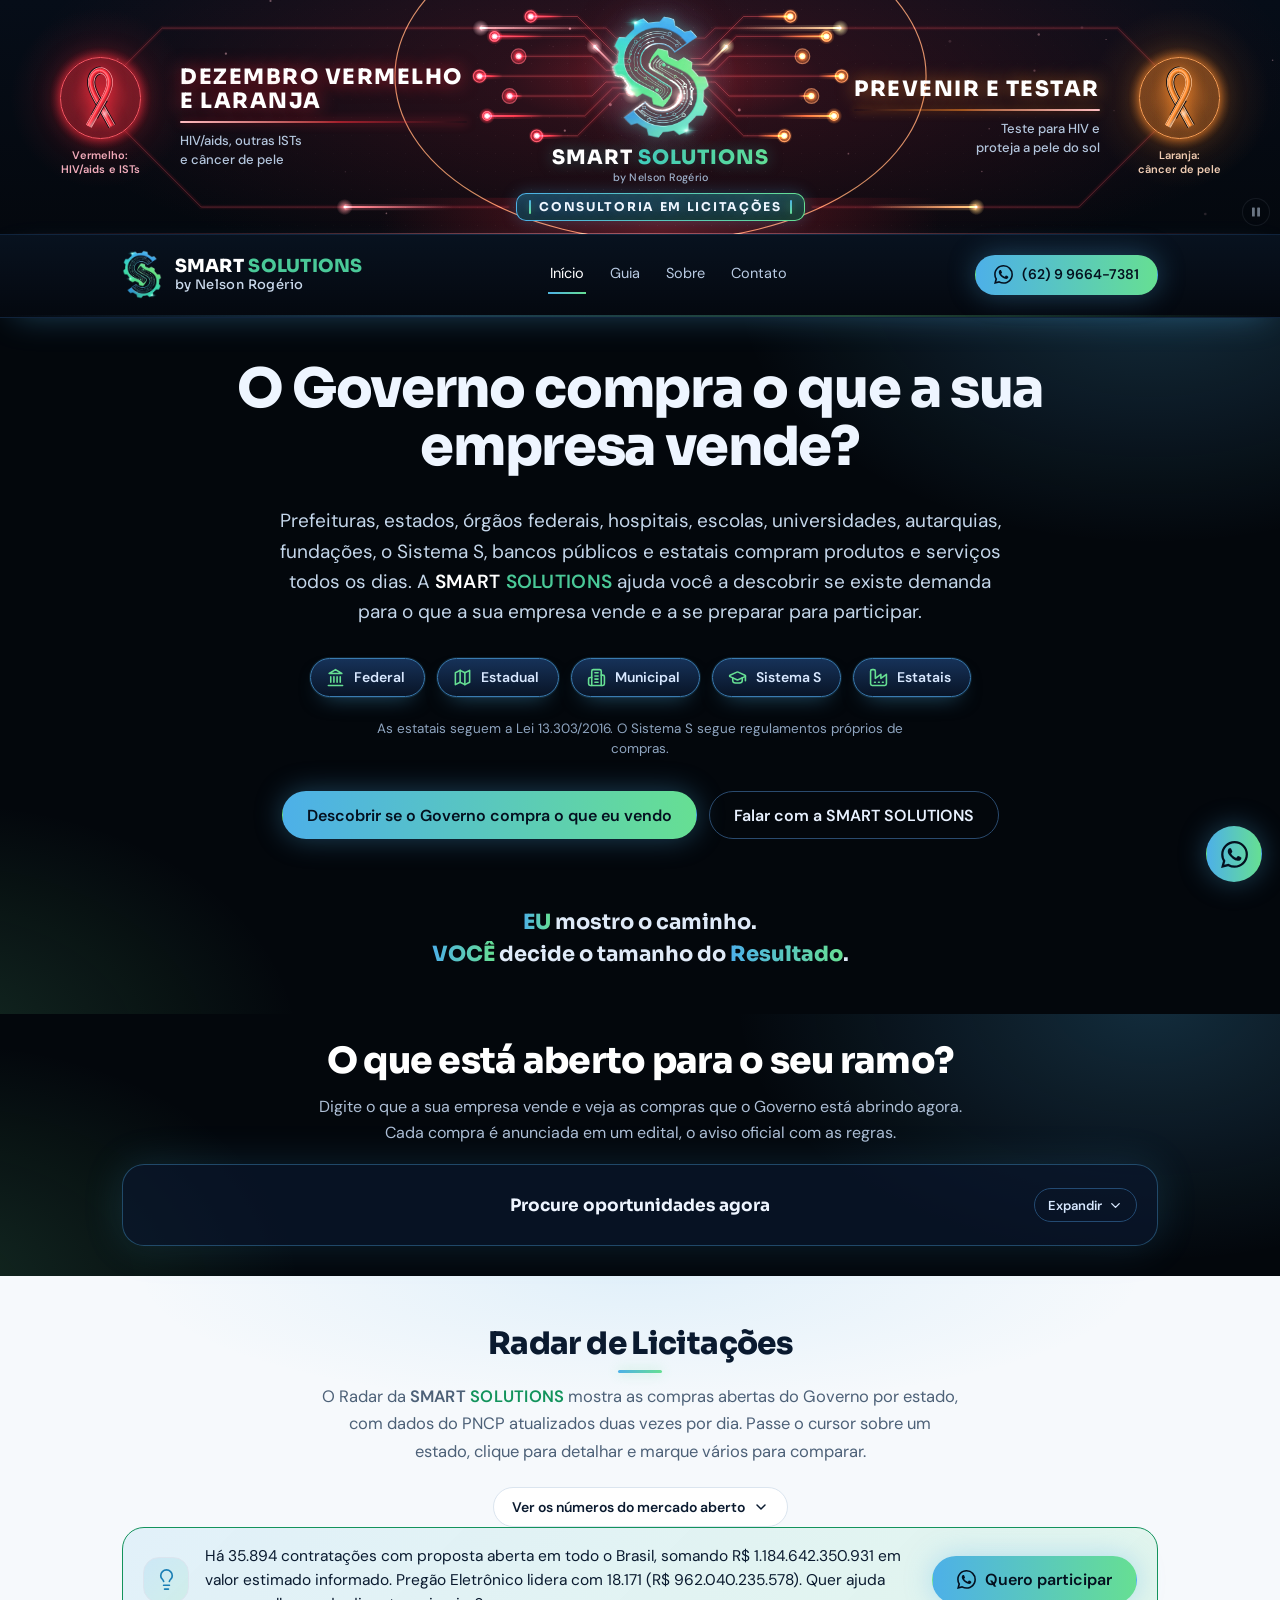
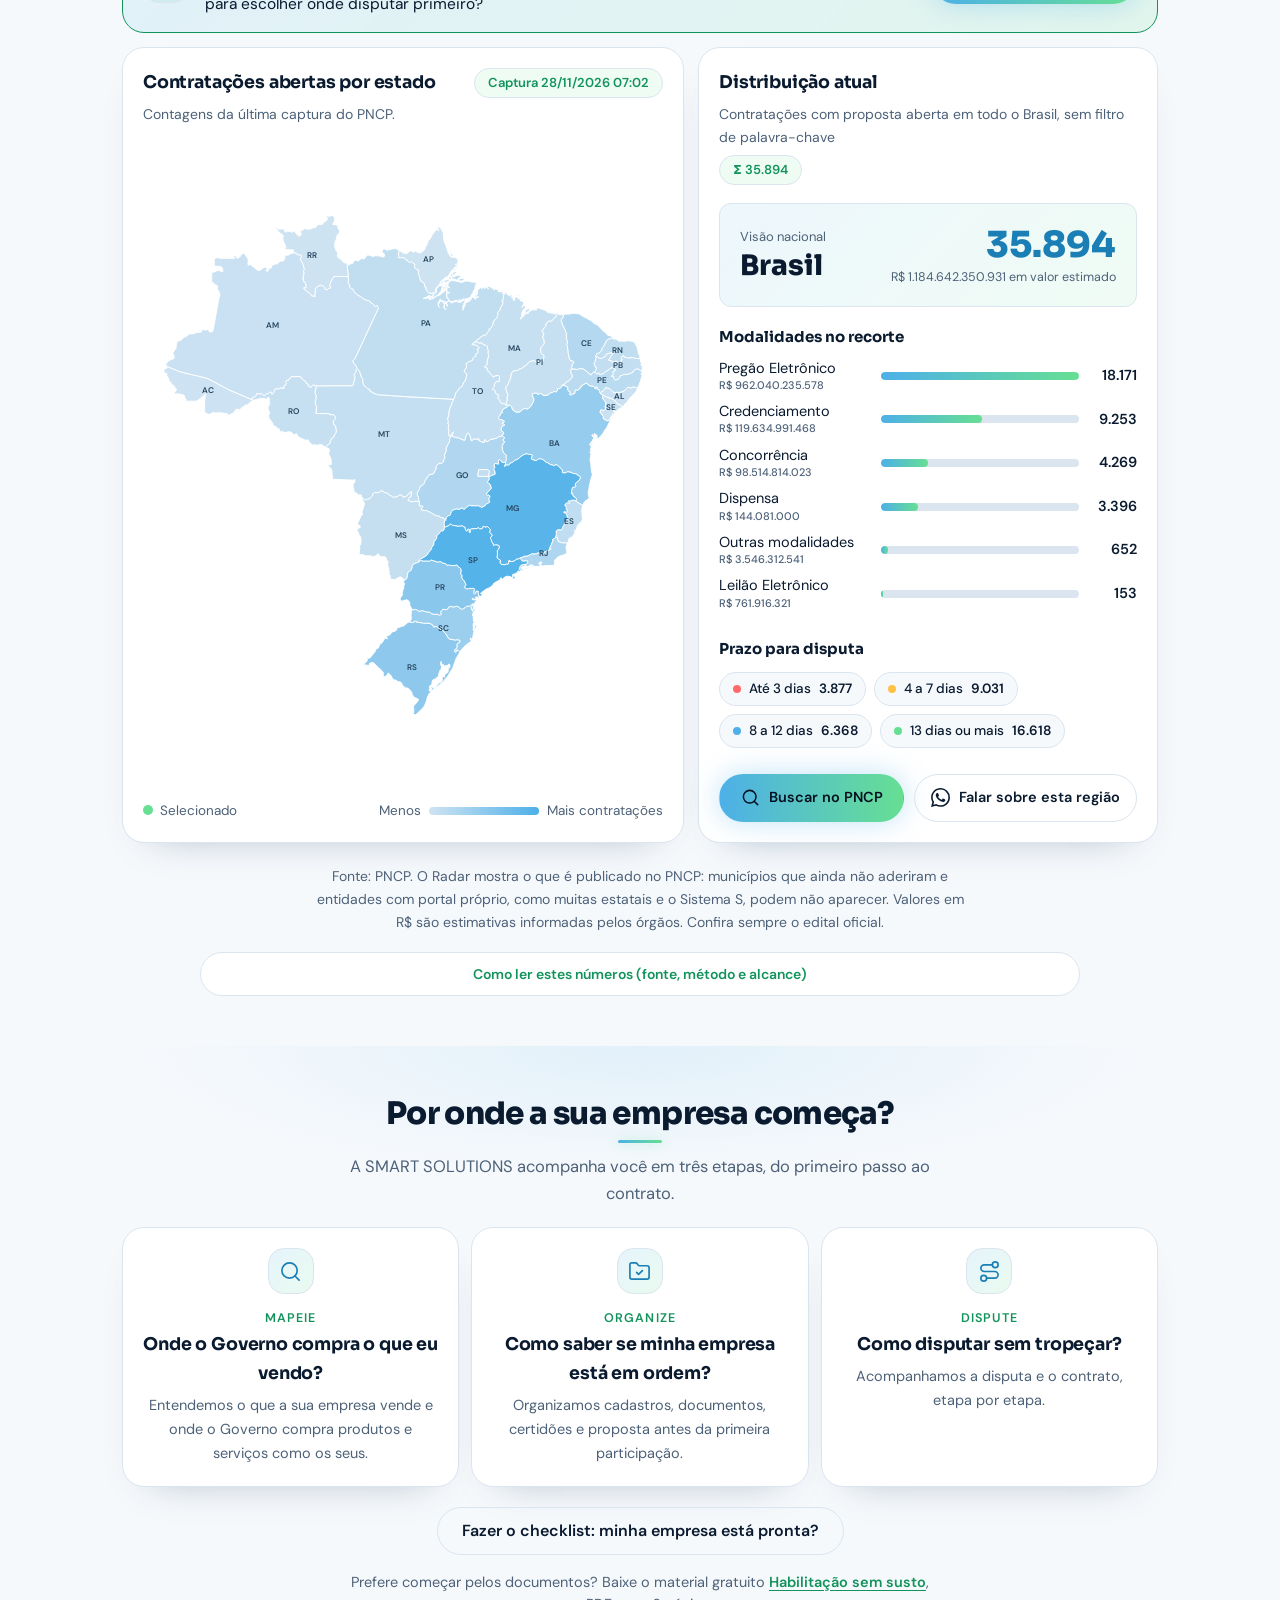
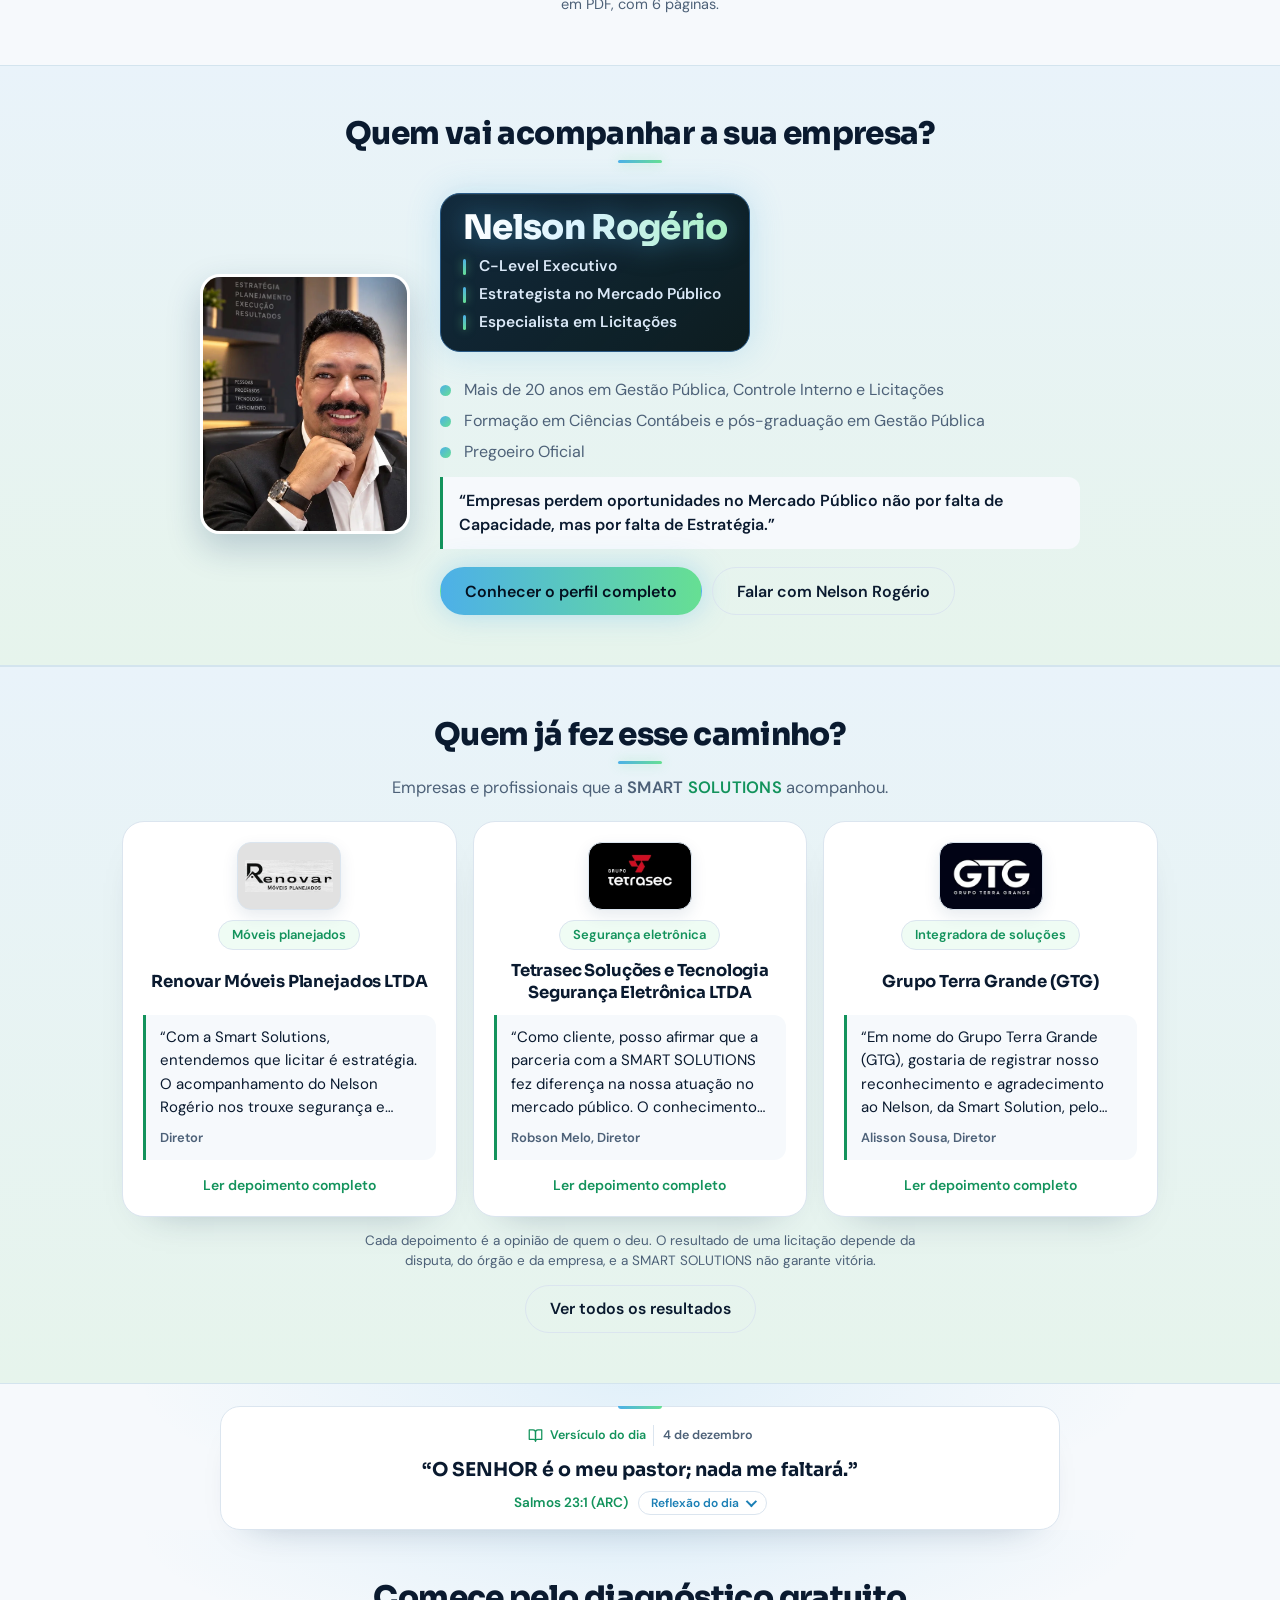
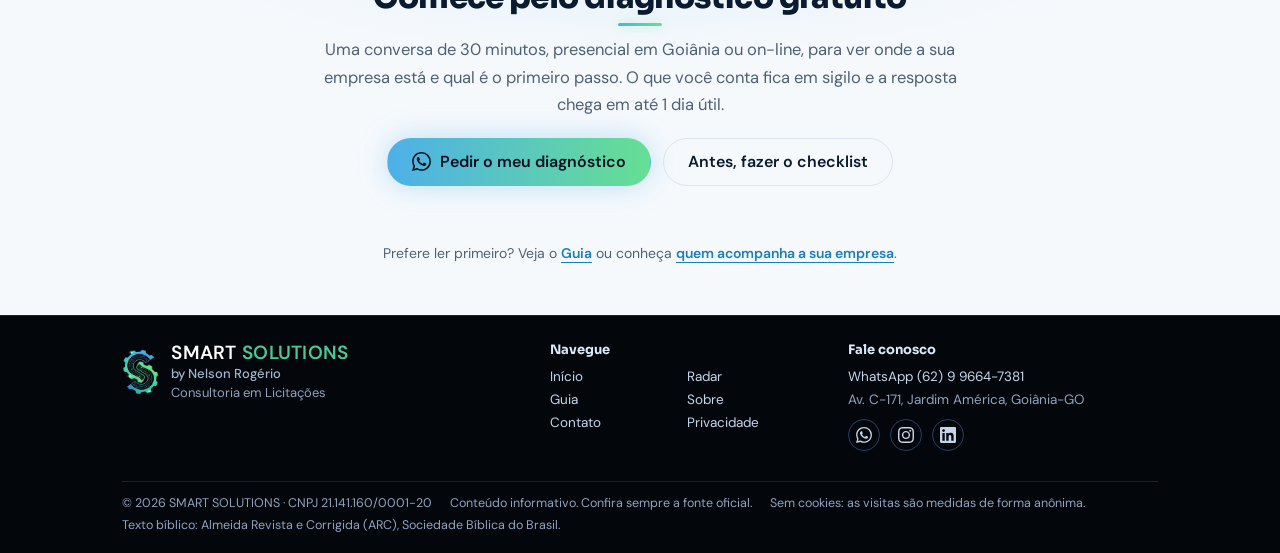
<file: palestra.html>
<!doctype html>
<html lang="pt-BR"><head><meta charset="utf-8"/><meta content="width=device-width, initial-scale=1, viewport-fit=cover" name="viewport"/><title>Palestra: O governo compra. Sua empresa pode vender. | SMART SOLUTIONS by Nelson Rogério</title><meta content="Palestra de Nelson Rogério, C-Level Executivo | Estrategista no Mercado Público | Especialista em Licitações, na 3ª Edição do Espiral de Negócios: como transformar o mercado público em um novo canal de negócios. O Espiral de Negócios acontece no sábado, 28 de novembro, das 8h30 às 19h, na UNIALFA, em Goiânia; a palestra é às 14h40." name="description"/><meta content="Palestra: O governo compra. Sua empresa pode vender. | SMART SOLUTIONS by Nelson Rogério" property="og:title"/><meta content="Palestra de Nelson Rogério, C-Level Executivo | Estrategista no Mercado Público | Especialista em Licitações, na 3ª Edição do Espiral de Negócios: como transformar o mercado público em um novo canal de negócios. O Espiral de Negócios acontece no sábado, 28 de novembro, das 8h30 às 19h, na UNIALFA, em Goiânia; a palestra é às 14h40." property="og:description"/><link rel="preload" as="font" type="font/woff2" crossorigin href="fonts/dm-sans-latin-400-normal.woff2"><link rel="preload" as="font" type="font/woff2" crossorigin href="fonts/sora-latin-700-normal.woff2"><style>
:root{box-sizing:border-box;padding-top:env(safe-area-inset-top,0px);padding-bottom:env(safe-area-inset-bottom,0px);
--bg:#f6f9fc;--card:#fff;--tx:#0a1a2f;--mut:#4d6178;--ln:#dbe5ef;--ac1:#1b7fb5;--ac2:#13935c;--nb:#4DB0E8;--ng:#66DF93;--lt:#4AC998;--navy:#03070c}
@media (prefers-color-scheme:dark){:root:not([data-theme="light"]){--bg:#04080e;--card:#0b1628;--tx:#e8f1ff;--mut:#9fb2cb;--ln:#172a44;--ac1:#4DB0E8;--ac2:#66DF93}}
:root[data-theme="dark"]{--bg:#04080e;--card:#0b1628;--tx:#e8f1ff;--mut:#9fb2cb;--ln:#172a44;--ac1:#4DB0E8;--ac2:#66DF93}
html{scroll-padding-top:calc(64px + env(safe-area-inset-top,0px));scroll-behavior:smooth}
*{box-sizing:border-box}
body{margin:0;background:var(--bg);color:var(--tx);font:400 17px/1.65 "DM Sans",system-ui,sans-serif}
h1,h2,h3,.logo,.num{font-family:Sora,system-ui,sans-serif}
a{color:inherit}a:focus-visible,input:focus-visible,select:focus-visible,textarea:focus-visible{outline:2px solid var(--ng);outline-offset:3px}
.w{max-width:1080px;margin:0 auto;padding:0 22px}
header{position:sticky;top:env(safe-area-inset-top,0px);z-index:9;background:rgba(5,11,22,.92);backdrop-filter:blur(10px);border-bottom:1px solid #10233b}
header .w{display:flex;align-items:center;justify-content:space-between;height:64px}
.logo{display:flex;align-items:center;gap:11px;font-weight:700;font-size:16px;letter-spacing:.05em;text-decoration:none;color:var(--lt)}.logo img{height:40px;width:auto}.logo i{font-style:normal;color:#e5e6e7}
.btn{display:inline-block;padding:14px 26px;border-radius:999px;font:600 16px "DM Sans",system-ui,sans-serif;text-decoration:none;border:1.5px solid transparent;cursor:pointer;text-align:center}
.b1{background:linear-gradient(90deg,var(--nb),var(--ng));color:#04101f;box-shadow:0 0 28px rgba(77,176,232,.35)}
.b2{border-color:#2a4a6e;color:#e8f1ff}.b2:hover{border-color:var(--ng)}
.sm{padding:9px 20px;font-size:14px}
.hero{background:radial-gradient(640px 400px at 90% -5%,rgba(77,176,232,.22),transparent 65%),radial-gradient(560px 380px at -5% 105%,rgba(102,223,147,.16),transparent 65%),var(--navy);color:#eef5ff;padding:84px 0 72px}
h1{font-weight:800;font-size:clamp(34px,6.2vw,66px);line-height:1.06;letter-spacing:-.025em;margin:0 0 22px;max-width:860px}
.hero .s{font-size:clamp(17px,2vw,20px);color:#aebfd6;max-width:620px;margin:0 0 32px}
.cta{display:flex;flex-wrap:wrap;gap:12px;margin-bottom:56px}
.bar{max-width:760px;padding:20px;border-radius:20px;background:rgba(10,24,46,.7);border:1px solid #1d4468;box-shadow:0 0 40px rgba(77,176,232,.16)}
.bar label{display:block;font:700 17px Sora,system-ui,sans-serif;margin-bottom:12px}
.bar input{width:100%;padding:15px 18px;border-radius:12px;border:1.5px solid #234a72;background:#040913;color:#fff;font:400 16px "DM Sans",system-ui,sans-serif;margin-bottom:14px}
.chips{display:flex;flex-wrap:wrap;gap:8px}
.chip{padding:8px 15px;font-size:14px;border-color:#234a72;color:#d8e8ff}.chip:hover{border-color:var(--ng);color:var(--ng)}
#msg{font-size:14px;color:var(--ng);min-height:22px;margin:10px 0 0}
.verse{padding:34px 0;text-align:center;border-bottom:1px solid var(--ln)}
.verse q{display:block;max-width:720px;margin:0 auto 8px;font:500 clamp(18px,2.4vw,22px)/1.55 Sora,system-ui,sans-serif;quotes:none}
.verse small{color:var(--ac2);font-weight:600}
section{padding:84px 0}
h2{font-weight:800;font-size:clamp(26px,4vw,40px);line-height:1.15;letter-spacing:-.02em;margin:0 0 14px;max-width:720px}
.lead{color:var(--mut);max-width:620px;margin:0 0 44px;font-size:18px}
.steps{display:grid;gap:28px;grid-template-columns:repeat(auto-fit,minmax(190px,1fr));padding:0;margin:0;list-style:none}
.num{display:block;font-weight:800;font-size:44px;line-height:1;margin-bottom:12px;background:linear-gradient(90deg,var(--ac1),var(--ac2));-webkit-background-clip:text;background-clip:text;color:transparent}
.steps h3{margin:0 0 6px;font-size:18px}.steps p{margin:0;color:var(--mut);font-size:15.5px}
.note{margin-top:34px;color:var(--mut);font-size:14.5px;max-width:640px}
.rows{border-bottom:1px solid var(--ln)}
.row{display:grid;grid-template-columns:1fr 1.6fr;gap:22px;padding:22px 0;border-top:1px solid var(--ln)}
.row h3{margin:0;font-size:19px}.row p{margin:0;color:var(--mut)}
.alt{background:var(--card);border-block:1px solid var(--ln)}
.two{display:grid;grid-template-columns:1fr 1fr;gap:48px;align-items:start}
.tags{display:flex;flex-wrap:wrap;gap:8px;padding:0;margin:0}
.tags li{list-style:none;border:1px solid var(--ln);background:var(--bg);border-radius:999px;padding:7px 15px;font-size:14.5px}
.follow{background:var(--navy);color:#eef5ff;text-align:center;padding:84px 0;background-image:radial-gradient(520px 300px at 50% 0,rgba(77,176,232,.2),transparent 70%)}
.follow h2{margin-inline:auto}.follow .lead{margin:0 auto 12px;color:#aebfd6}
.handle{font:700 clamp(18px,3vw,26px) Sora,system-ui,sans-serif;color:var(--ng);margin:0 0 30px;word-break:break-all}
.follow .cta{justify-content:center;margin:0}
.news{display:grid;gap:0 36px;grid-template-columns:repeat(auto-fit,minmax(280px,1fr))}
.news a{display:block;text-decoration:none;padding:16px 0;border-top:1px solid var(--ln)}
.news a:hover b{color:var(--ac2)}.news b{display:block;font-family:Sora,system-ui,sans-serif;font-size:16px}.news span{color:var(--mut);font-size:14.5px}
.f{display:grid;gap:12px}
.f input,.f select,.f textarea{width:100%;padding:14px 16px;border-radius:12px;border:1.5px solid var(--ln);background:var(--bg);color:var(--tx);font:400 16px "DM Sans",system-ui,sans-serif}
.soc{display:flex;flex-wrap:wrap;gap:10px;margin-top:22px}.soc a{border-color:var(--ln);color:var(--tx);padding:10px 20px;font-size:15px}.soc a:hover{border-color:var(--ac2)}
footer{background:var(--navy);color:#8fa3bd;text-align:center;padding:30px 22px 96px;font-size:14px}
.fab{position:fixed;right:18px;bottom:calc(18px + env(safe-area-inset-bottom,0px));z-index:10;padding:13px 22px}
@media (prefers-reduced-motion:no-preference){.hero .w>*{animation:up .8s both}.hero .w>*:nth-child(2){animation-delay:.1s}.hero .w>*:nth-child(3){animation-delay:.2s}.hero .w>*:nth-child(4){animation-delay:.3s}}
@keyframes up{from{opacity:0;transform:translateY(18px)}}
@media (max-width:820px){.two,.row{grid-template-columns:1fr;gap:12px}.two{gap:30px}section{padding:60px 0}.hero{padding:56px 0 52px}}
.hero .w{display:grid;grid-template-columns:1.1fr .9fr;gap:48px 56px;align-items:center}
.hl .cta{margin-bottom:0}.hero h1{font-size:clamp(32px,4.7vw,56px)}
.hl-logo{width:100%;max-width:460px;height:auto;justify-self:center;filter:drop-shadow(0 0 46px rgba(77,176,232,.28)) drop-shadow(0 0 90px rgba(102,223,147,.14))}
.bar{grid-column:1/-1;width:100%}
footer img{height:56px;width:auto;margin-bottom:10px}
@media (max-width:820px){.hero .w{grid-template-columns:1fr;gap:32px}.hl-logo{order:-1;max-width:300px}}
.about{display:grid;grid-template-columns:.85fr 1.15fr;gap:56px;align-items:center}
.ph{margin:0;padding:2px;border-radius:24px;background:linear-gradient(160deg,var(--nb),var(--ng));box-shadow:0 0 60px rgba(77,176,232,.22),0 0 110px rgba(102,223,147,.12)}
.ph img{display:block;width:100%;height:auto;border-radius:22px}
@media (max-width:820px){.about{grid-template-columns:1fr;gap:32px}.ph{max-width:440px}}

:root{--rc:20px;--ri:12px;--mf:#d9e8f3;--mh:#4DB0E8;--ms:#fff;--ml:#27465f;--wn:#8a5a00}
@media (prefers-color-scheme:dark){:root:not([data-theme="light"]){--mf:#0f2237;--ms:#04080e;--ml:#bcd0e6;--wn:#ffc247}}
:root[data-theme="dark"]{--mf:#0f2237;--ms:#04080e;--ml:#bcd0e6;--wn:#ffc247}
header nav{display:flex;gap:26px;font-size:14.5px;color:#b9cbe3}header nav a{text-decoration:none}header nav a:hover{color:var(--ng)}
@media (max-width:920px){header nav{display:none}}
.btn{display:inline-flex;align-items:center;justify-content:center;gap:9px;min-height:48px;padding:0 24px;border-radius:999px;font-size:16px;line-height:1.2}
.btn svg{width:19px;height:19px;flex:none;fill:none;stroke:currentColor;stroke-width:1.9;stroke-linecap:round;stroke-linejoin:round}
.sm{min-height:40px;padding:0 18px;font-size:14px}.chip{min-height:36px;padding:0 15px;font-size:14px}
.b3{border-color:var(--ln);color:var(--tx);background:transparent}.b3:hover{border-color:var(--ac2)}
.hero .w{display:flex;flex-direction:column;align-items:center;text-align:center;gap:36px}
.hl-logo{order:-1;max-width:300px}.hero h1{margin-inline:auto;font-size:clamp(32px,5.2vw,60px)}.hero .s{margin-inline:auto}
.hl .cta{justify-content:center}.bar{max-width:760px;margin:0 auto;text-align:center}.bar input{text-align:left}.chips{justify-content:center}
.bar{border-radius:var(--rc);border:1px solid rgba(77,176,232,.35)}
.bar input,.f input,.f select,.f textarea{min-height:50px;border-radius:var(--ri);border-width:1px;padding:0 16px;font-size:16px}.f textarea{padding:14px 16px}
section h2,.follow h2{text-align:center;margin-left:auto;margin-right:auto}.lead{text-align:center;margin:0 auto 44px}
.card{background:var(--card);border:1px solid var(--ln);border-radius:var(--rc);padding:26px}.card h3{margin:0 0 8px;font-size:18px}.card p{margin:0;color:var(--mut);font-size:15.5px}
.ctr{text-align:center}.ic{display:grid;place-items:center;width:48px;height:48px;margin:0 auto 16px;border-radius:14px;border:1px solid var(--ln);color:var(--ac1);background:linear-gradient(135deg,rgba(77,176,232,.14),rgba(102,223,147,.14))}
.ic svg{width:23px;height:23px;fill:none;stroke:currentColor;stroke-width:1.75;stroke-linecap:round;stroke-linejoin:round}
.ic b{font:800 20px Sora,system-ui,sans-serif;background:linear-gradient(90deg,var(--ac1),var(--ac2));-webkit-background-clip:text;background-clip:text;color:transparent}
.cg{display:grid;gap:18px;grid-template-columns:repeat(auto-fit,minmax(290px,1fr))}.cg5{grid-template-columns:repeat(auto-fit,minmax(190px,1fr))}
.note{text-align:center;margin:34px auto 0}
.news{gap:18px;grid-template-columns:repeat(auto-fit,minmax(230px,1fr))}
.news a{border:1px solid var(--ln);border-radius:var(--rc);padding:26px;background:var(--card);text-align:center}.news a:hover{border-color:var(--ac2)}.news b{margin-bottom:6px}
.about{align-items:stretch}.about .card{display:flex;flex-direction:column;justify-content:center;text-align:left}.nm{font-size:26px!important}.bio{margin:0 0 24px!important;font-size:17px!important}
.tags li{min-height:36px;display:inline-flex;align-items:center;padding:0 15px}.ph,.ph img{border-radius:var(--rc)}.ph img{border-radius:calc(var(--rc) - 2px)}.ph img{height:100%;object-fit:cover}
.fc{max-width:640px;margin:0 auto}.soc{justify-content:center;margin-top:24px}.soc a{padding:0 22px;font-size:16px}
.follow .btn{min-width:230px}
.rg{display:grid;grid-template-columns:1.1fr .9fr;gap:18px}.rg .card{text-align:left;display:flex;flex-direction:column}
.ch{display:flex;justify-content:space-between;align-items:flex-start;gap:12px;margin-bottom:18px}.ch h3{margin:0}.sub{margin:4px 0 0!important;font-size:14px!important}
.badge{display:inline-flex;align-items:center;min-height:30px;padding:0 13px;border:1px solid var(--ln);border-radius:999px;font-size:13px;font-weight:600;color:var(--ac2);background:rgba(102,223,147,.1);white-space:nowrap}
.badge.demo{color:var(--wn);background:rgba(255,194,71,.14);border-color:rgba(255,194,71,.4)}
.mapw{position:relative;flex:1;display:grid;place-items:center}#map{width:100%;height:auto;max-height:500px;display:block}
#map path{fill:color-mix(in srgb,var(--mh) calc(var(--i,0)*65%),var(--mf));stroke:var(--ms);stroke-width:1.2;cursor:pointer;transition:fill .15s;outline:none}
#map path:hover{fill:var(--nb)}#map path.sel{fill:var(--ng)}#map path:focus-visible{stroke:var(--tx);stroke-width:2.2}
.lb{font:700 10.5px "DM Sans",sans-serif;fill:var(--ml);text-anchor:middle;dominant-baseline:middle;pointer-events:none}
.tip{position:absolute;pointer-events:none;z-index:3;min-width:220px;padding:13px 16px;border-radius:14px;background:var(--navy);color:#eef5ff;border:1px solid #1d4468;box-shadow:0 12px 32px rgba(0,0,0,.35)}
.tip small{display:block;color:#aebfd6;font-size:12.5px;margin-bottom:6px}.tip div{display:flex;justify-content:space-between;align-items:baseline}
.tip b{font:800 20px Sora,sans-serif}.tip strong{font:800 26px Sora,sans-serif;color:var(--ng)}.tip span{display:block;margin-top:4px;font-size:12px;color:#aebfd6}
.leg{display:flex;justify-content:space-between;flex-wrap:wrap;gap:10px;margin-top:14px;font-size:13.5px;color:var(--mut)}
.dot{display:inline-block;width:10px;height:10px;border-radius:50%;background:var(--ng);margin-right:7px}
.grad{display:flex;align-items:center;gap:8px}.grad em{font-style:normal}.grad b{width:110px;height:8px;border-radius:99px;background:linear-gradient(90deg,var(--mf),var(--mh))}
.focus{display:flex;justify-content:space-between;align-items:center;padding:18px 20px;border:1px solid var(--ln);border-radius:var(--ri);background:linear-gradient(135deg,rgba(77,176,232,.1),rgba(102,223,147,.1));margin-bottom:6px}
.focus small{display:block;color:var(--mut);font-size:13px}.focus strong{font:800 30px Sora,sans-serif}.focus b{font:800 36px Sora,sans-serif;color:var(--ac1)}
.sec{padding:20px 0 6px}.sec h4{margin:0 0 14px;font:700 15px Sora,sans-serif}
.mr{display:grid;grid-template-columns:140px 1fr 44px;gap:12px;align-items:center;font-size:14.5px;margin-bottom:11px}
.mr i{height:8px;border-radius:99px;background:var(--ln);overflow:hidden}.mr i b{display:block;height:100%;border-radius:99px;background:linear-gradient(90deg,var(--nb),var(--ng))}.mr em{font-style:normal;font-weight:700;text-align:right}
.chipsrow{display:flex;flex-wrap:wrap;gap:8px}.pz{display:inline-flex;align-items:center;gap:8px;min-height:34px;padding:0 13px;border:1px solid var(--ln);border-radius:999px;font-size:13.5px;font-weight:500;background:var(--bg)}
.pz::before{content:"";width:8px;height:8px;border-radius:50%;background:var(--c)}.p1{--c:#ff6b6b}.p2{--c:#ffc247}.p3{--c:var(--nb)}.p4{--c:var(--ng)}
.act{display:flex;flex-wrap:wrap;gap:10px;margin-top:auto;padding-top:22px}.act .btn{flex:1 1 190px}
.src{text-align:center;color:var(--mut);font-size:14px;margin:22px auto 0;max-width:660px}
@media (max-width:900px){.rg{grid-template-columns:1fr}}
@media (max-width:820px){.mr{grid-template-columns:110px 1fr 38px}.ph{max-width:none}.about .card{text-align:left}}

.bn{font-weight:800;letter-spacing:.015em;white-space:nowrap}.bn b{font-weight:800;color:var(--ac2)}
.hero .bn b,.follow .bn b,footer .bn b,header .bn b,figcaption .bn b{color:var(--lt)}
.btn svg.bi{fill:currentColor;stroke:none}
.lw{order:-1;position:relative;display:grid;justify-items:center;gap:22px;isolation:isolate}
.lw::before{content:"";position:absolute;inset:0 8% 30%;z-index:-1;background:radial-gradient(closest-side,rgba(77,176,232,.34),rgba(102,223,147,.2) 55%,transparent 78%);filter:blur(28px);opacity:.75}
.hl-logo{order:0;max-width:340px;position:relative}
.tag{margin:0;display:grid;gap:2px;font:600 clamp(17px,2.3vw,23px)/1.4 Sora,system-ui,sans-serif;color:#dfeaf8}
.tag b{font-weight:800;background:linear-gradient(90deg,var(--nb),var(--ng));-webkit-background-clip:text;background-clip:text;color:transparent}
@media (prefers-reduced-motion:no-preference){.lw::before{animation:halo 6s ease-in-out infinite}.hl-logo{animation:flt 7s ease-in-out infinite}}
@keyframes halo{0%,100%{opacity:.5;transform:scale(.95)}50%{opacity:.95;transform:scale(1.05)}}
@keyframes flt{0%,100%{transform:translateY(0)}50%{transform:translateY(-6px)}}
.ex,.pt{display:flex;flex-wrap:wrap;justify-content:center;align-items:center;gap:8px}.ex{margin-bottom:16px}.pt{margin:0 0 10px}
.ex span,.pt span{font-size:13.5px;color:#aebfd6;margin-right:4px}
.ex button{min-height:32px;padding:0 13px;border-radius:999px;border:1px solid #234a72;background:transparent;color:#d8e8ff;font:500 13.5px "DM Sans",system-ui,sans-serif;cursor:pointer}
.ex button:hover,.ex button:focus-visible{border-color:var(--ng);color:var(--ng)}
.verse{border-bottom:0;padding:44px 0 8px}
.vcard{max-width:820px;margin:0 auto;padding:28px 32px;border-radius:var(--rc);border:1px solid var(--ln);background:linear-gradient(180deg,var(--card),var(--bg));box-shadow:0 18px 46px -20px rgba(77,176,232,.32),inset 0 1px 0 rgba(102,223,147,.22)}
.vl{display:inline-flex;align-items:center;gap:8px;font-size:13.5px;font-weight:600;color:var(--ac2);margin-bottom:12px}.vl svg{width:17px;height:17px;fill:none;stroke:currentColor;stroke-width:1.9;stroke-linecap:round;stroke-linejoin:round}
.card,.news a,.tags li,.pz,.badge,.ic,.focus,.vcard,.sc,.fact,.ref,.ex button,.chip,.btn{transition:border-color .2s,box-shadow .2s,transform .2s,color .2s}
.card:hover,.news a:hover,.focus:hover,.vcard:hover,.fact:hover{border-color:var(--ac2);box-shadow:0 0 0 1px rgba(102,223,147,.45),0 14px 34px -14px rgba(77,176,232,.35)}
.ic:hover,.tags li:hover,.pz:hover,.badge:hover,.ref:hover{border-color:var(--ac2);box-shadow:0 0 0 1px rgba(102,223,147,.5)}
.card:hover .ic{border-color:var(--ac2)}.btn:hover{box-shadow:0 0 0 2px rgba(102,223,147,.32)}
.card.ctr{display:flex;flex-direction:column;align-items:center}.card.ctr p{flex:1}
.ref{display:inline-flex;align-items:center;gap:6px;margin-top:16px;min-height:30px;padding:0 12px;border:1px solid var(--ln);border-radius:999px;font-size:12.5px;font-weight:600;color:var(--ac2);text-decoration:none;background:var(--bg)}
.ref svg{width:13px;height:13px;fill:none;stroke:currentColor;stroke-width:2;stroke-linecap:round;stroke-linejoin:round}
.facts{display:grid;gap:18px;grid-template-columns:repeat(auto-fit,minmax(260px,1fr));margin-bottom:22px}
.fact{padding:20px 22px;border:1px solid var(--ln);border-left:3px solid var(--ac2);border-radius:var(--ri);background:var(--card);display:flex;flex-direction:column;align-items:flex-start}
.fact p{margin:0;font-size:15.5px;line-height:1.55;flex:1}.fact .ref{margin-top:14px}
.cg5{position:relative}.cg5::before{content:"";position:absolute;left:8%;right:8%;top:50px;height:2px;background:linear-gradient(90deg,var(--nb),var(--ng));opacity:.4}
.cg5 .card{position:relative}
.news a{display:flex;flex-direction:column;align-items:center}.news span{flex:1;color:var(--mut);font-size:14.5px}
.news u{text-decoration:none;margin-top:14px;font-size:12.5px;font-weight:600;color:var(--ac2)}
.ph{position:relative;isolation:isolate;padding:0;background:none;box-shadow:none;border-radius:var(--rc)}
.ph::after{content:"";position:absolute;inset:8% 6% -5%;z-index:-1;border-radius:32px;background:linear-gradient(160deg,rgba(77,176,232,.5),rgba(102,223,147,.4));filter:blur(38px);opacity:.55}
.ph img{outline:1px solid rgba(102,223,147,.55);outline-offset:10px;border-radius:var(--rc);transition:outline-color .2s,outline-offset .2s}.ph:hover img{outline-color:var(--ng);outline-offset:13px}
.ph figcaption{position:absolute;left:14px;right:14px;bottom:14px;display:flex;flex-direction:column;gap:2px;padding:12px 16px;border-radius:14px;background:rgba(4,9,18,.62);backdrop-filter:blur(10px);border:1px solid rgba(255,255,255,.14);color:#fff;font-size:13.5px}
.ph figcaption b{font:700 16px Sora,system-ui,sans-serif}
.role{margin:-2px 0 14px!important;font-size:15px!important}
.sg{display:grid;gap:18px;grid-template-columns:repeat(auto-fit,minmax(300px,1fr));max-width:780px;margin:0 auto}
.sc{display:flex;align-items:center;gap:16px;padding:20px 22px;border-radius:var(--rc);border:1px solid #1d4468;background:rgba(10,24,46,.7);text-decoration:none;color:#eef5ff;text-align:left}
.sc:hover,.sc:focus-visible{border-color:var(--ng);box-shadow:0 0 0 1px rgba(102,223,147,.4),0 18px 40px -10px rgba(0,0,0,.5);transform:translateY(-2px)}
.si{width:58px;height:58px;border-radius:16px;background:#fff;display:grid;place-items:center;flex:none}.si svg{width:32px;height:32px}
.st b{display:block;font:700 18px Sora,system-ui,sans-serif}.st em{font-style:normal;color:#aebfd6;font-size:14px;word-break:break-all}
.sb{margin-left:auto;display:inline-flex;align-items:center;min-height:36px;padding:0 16px;border-radius:999px;background:linear-gradient(90deg,var(--nb),var(--ng));color:#04101f;font-weight:700;font-size:14px}
.follow{background-image:radial-gradient(520px 300px at 18% 0,rgba(77,176,232,.24),transparent 70%),radial-gradient(520px 300px at 82% 100%,rgba(102,223,147,.2),transparent 70%)}
footer .bn{font-size:15px}
@media (max-width:820px){.hl-logo{max-width:280px}.cg5::before{display:none}.ph img{outline-offset:8px}.ph{margin:0 10px}}

html{scroll-padding-top:calc(90px + env(safe-area-inset-top,0px))}
header{background:linear-gradient(180deg,#08121f,#04080f);box-shadow:0 10px 34px -14px rgba(77,176,232,.4)}
header::after{content:"";display:block;height:2px;background:linear-gradient(90deg,transparent,var(--nb),var(--ng),transparent);opacity:.85}
header .w{height:80px}
.logo{gap:13px;font-size:18px}.logo img{height:49px;width:auto}
.lt{display:grid;gap:1px;line-height:1.15}.lt em{font-style:normal;font-weight:500;font-size:13px;letter-spacing:.03em;color:#c9d8ea}
header .btn span{white-space:nowrap}
.hero .bn,.follow .bn,footer .bn,header .bn,figcaption .bn{color:#fff}
.hero h1{font-size:clamp(22px,3.5vw,40px);line-height:1.22;max-width:none}.hero h1 span{display:block}
.verse{--tx:#0a1a2f;--mut:#4d6178;--ln:#c9dde4;--ac2:#0b7f4f;background:linear-gradient(180deg,#e8f2f6,#e1efe9);color:#0a1a2f;border-block:1px solid #cfe2e6;padding:50px 0}
.verse .vcard{background:rgba(255,255,255,.64);border-color:#c9dde4;box-shadow:0 20px 44px -24px rgba(10,60,80,.38),inset 0 1px 0 #fff}
.verse .vl,.verse small{color:#0b7f4f}
.vn{display:inline-flex;margin-top:16px;padding:6px 15px;border:1px solid #bcd6df;border-radius:999px;background:rgba(255,255,255,.75);font-size:13.5px;font-weight:600;color:#0b6aa6;text-decoration:none}.vn:hover{border-color:#0b7f4f;box-shadow:0 0 0 1px rgba(11,127,79,.35)}
.card{padding:32px 26px;border-radius:22px;box-shadow:inset 0 1px 0 rgba(255,255,255,.06),0 18px 40px -30px rgba(10,40,70,.4)}
.card h3{font-size:17.5px;letter-spacing:-.01em;margin-bottom:10px}.card p{font-size:15px;line-height:1.65}
.ic{width:50px;height:50px;border-radius:16px}
.ref{margin-top:18px;background:transparent}.refs{display:flex;flex-wrap:wrap;gap:8px;justify-content:center;margin-top:18px}.refs .ref{margin-top:0}
a.card{text-decoration:none;color:inherit}
.cg3{grid-template-columns:repeat(auto-fit,minmax(260px,1fr));margin-bottom:22px}.info{grid-template-columns:repeat(auto-fit,minmax(240px,1fr));margin-bottom:22px}
.cg5{gap:16px}.cg5::before{top:57px;left:10%;right:10%;opacity:.5}
.cg5 .ic{width:50px;height:50px;border-radius:50%;background:var(--bg);border:1.5px solid var(--ac2)}
.cg5 .card{padding:32px 22px;box-shadow:none;background:linear-gradient(180deg,var(--card),transparent)}
.cg5 .card:hover{background:var(--card)}
.tabs{display:flex;gap:4px;padding:4px;border:1px solid var(--ln);border-radius:999px;background:var(--bg);width:fit-content;margin:22px 0 22px}
.tabs button{min-height:36px;padding:0 20px;border:0;border-radius:999px;background:transparent;color:var(--mut);font:600 14px "DM Sans",system-ui,sans-serif;cursor:pointer;transition:color .2s,background .2s}
.tabs button:hover{color:var(--tx)}.tabs button[aria-selected="true"]{background:linear-gradient(90deg,var(--nb),var(--ng));color:#04101f}
.tabs button:focus-visible{outline:2px solid var(--ng);outline-offset:2px}
.prof .role{margin:2px 0 0!important;font-size:15px!important;font-weight:600;color:var(--tx)!important}.prof .role2{margin:6px 0 0!important;font-size:14.5px!important}
.prof .tp p{margin:0 0 14px;font-size:15.5px;color:var(--mut)}.prof .tp p:last-of-type{margin-bottom:6px}
.pq{margin:0 0 18px;padding:2px 0 2px 18px;border-left:3px solid var(--ac2);font:600 clamp(17px,1.9vw,20px)/1.5 Sora,system-ui,sans-serif}
.for{display:flex;flex-wrap:wrap;gap:6px 14px;align-items:baseline;padding:14px 18px;margin:16px 0 4px;border:1px solid var(--ln);border-radius:var(--ri);background:var(--bg);font-size:15px}.for b{font-family:Sora,sans-serif;color:var(--ac2)}
.sh{margin:20px 0 12px;font:700 14.5px Sora,system-ui,sans-serif}
.ck{display:grid;grid-template-columns:1fr 1fr;gap:12px 22px;padding:0;margin:0;list-style:none}.ck li{display:flex;gap:10px;align-items:flex-start;font-size:15px;line-height:1.5}
.ck svg{flex:none;width:19px;height:19px;margin-top:2px;padding:3px;border-radius:50%;background:rgba(102,223,147,.18);fill:none;stroke:var(--ac2);stroke-width:2.6;stroke-linecap:round;stroke-linejoin:round}
.pf-f{margin-top:22px;padding-top:20px;border-top:1px solid var(--ln)}
.tag2{margin:0 0 10px!important;font:600 17px/1.45 Sora,system-ui,sans-serif!important;color:var(--tx)!important}.tag2 b{font-weight:800;background:linear-gradient(90deg,var(--ac1),var(--ac2));-webkit-background-clip:text;background-clip:text;color:transparent}
.open{font-size:14.5px!important;margin:0 0 16px!important}.reach{display:flex;flex-wrap:wrap;gap:10px}.reach .btn{flex:1 1 210px;font-size:15px}
@media (max-width:820px){.ck{grid-template-columns:1fr}}
@media (max-width:560px){header .w{height:70px}.logo img{height:40px}.logo{gap:9px;font-size:15px}.lt em{display:none}header .btn{padding:0 12px}header .btn span{font-size:13px}.hero h1{font-size:21px}}

.bar{max-width:1040px}.bar .bt{text-align:center}
.seg{display:flex;width:fit-content;gap:4px;padding:4px;margin:0 auto 20px;border:1px solid #234a72;border-radius:999px;background:#040913}
.seg button{min-height:38px;padding:0 20px;border:0;border-radius:999px;background:transparent;color:#aebfd6;font:600 14px "DM Sans",system-ui,sans-serif;cursor:pointer;transition:color .2s,background .2s}
.seg button:hover{color:#fff}.seg button[aria-selected="true"]{background:linear-gradient(90deg,var(--nb),var(--ng));color:#04101f}.seg button:focus-visible{outline:2px solid var(--ng);outline-offset:2px}
.seg i{font-style:normal;margin-left:6px;padding:1px 8px;border-radius:99px;background:rgba(255,255,255,.12);font-size:12.5px}.seg [aria-selected="true"] i{background:rgba(4,16,31,.2)}
.bp[hidden]{display:none}.exc{display:contents}.ex .xx{border-style:dashed;color:#aebfd6}
.bar textarea{width:100%;padding:13px 16px;border-radius:12px;border:1px solid #234a72;background:#040913;color:#fff;font:400 15px "DM Sans",system-ui,sans-serif;resize:vertical}
.bar input,.bar textarea{margin-bottom:0}.bar #q{margin-bottom:14px}
.ph2{display:flex;justify-content:space-between;align-items:flex-start;flex-wrap:wrap;gap:12px;text-align:left;margin-bottom:16px}.ph2 h3{margin:0;font:700 19px Sora,system-ui,sans-serif}.ph2 p{margin:4px 0 0;font-size:14px;color:#a9bdd6}.ph2r{display:flex;align-items:center;gap:10px}
.bar .badge{background:rgba(102,223,147,.12);color:var(--ng);border-color:rgba(102,223,147,.3)}
.ped{display:grid;gap:10px;margin-bottom:14px;padding:16px;border:1px solid #26527a;border-radius:var(--rc);background:rgba(4,9,19,.7)}
.pg{display:grid;gap:14px;grid-template-columns:repeat(auto-fit,minmax(280px,1fr));text-align:left;margin-bottom:12px}
.pc{display:flex;flex-direction:column;padding:20px;border:1px solid #1d4468;border-radius:var(--rc);background:rgba(8,20,40,.7);transition:border-color .2s,box-shadow .2s}
.pc:hover{border-color:var(--ng);box-shadow:0 0 0 1px rgba(102,223,147,.3)}.pc.act{border-color:var(--ng);box-shadow:0 0 0 1px rgba(102,223,147,.5),0 0 28px rgba(102,223,147,.14)}
.pc h4{margin:0 0 10px;font:700 17px Sora,system-ui,sans-serif;color:#fff}.kw{margin:0 0 16px;flex:1;font-size:13px;line-height:1.7;color:#a9bdd6}
.pa{display:flex;gap:8px}.pb{min-height:38px;padding:0 16px;border:1px solid #26527a;border-radius:10px;background:#071324;color:#e8f1ff;font:600 13.5px "DM Sans",system-ui,sans-serif;cursor:pointer;transition:border-color .2s}
.pb:hover{border-color:var(--ng)}.pb.on{background:linear-gradient(90deg,var(--nb),var(--ng));color:#04101f;border-color:transparent}.pb.x{width:38px;padding:0}
.lk{border:0;background:none;color:var(--nb);font:600 13.5px "DM Sans",system-ui,sans-serif;cursor:pointer;text-decoration:underline}
.ufs{display:flex;flex-wrap:wrap;justify-content:center;align-items:center;gap:8px;margin:0 0 12px;font-size:13.5px;color:#aebfd6}.ufs b{color:var(--ng)}
.clrw{min-height:0}.lk2{margin-top:12px;border:0;background:none;color:var(--ac1);font:600 13.5px "DM Sans",system-ui,sans-serif;cursor:pointer;text-decoration:underline;padding:0}
.focus strong{font-size:clamp(20px,2.3vw,28px)}
.qs{margin:0 0 12px;font-size:13px;color:var(--mut)}.qs div{display:flex;flex-wrap:wrap;gap:8px;margin-top:8px}.qs .chip{border-color:var(--ln);color:var(--tx);min-height:32px}
.about{align-items:center}.ph{align-self:center}.ph img{height:auto;aspect-ratio:4/5;object-fit:cover;object-position:62% 20%}
.prof{text-align:center}.prof .role,.prof .role2,.prof .nm{text-align:center}
.tabs{margin:22px auto}
.prof .tp p{text-align:justify;hyphens:auto;text-wrap:pretty}.prof .tp>p:last-child{margin-bottom:0}
.pq{margin:0 0 18px;padding:0;border:0;text-align:center}.pq::before{content:"";display:block;width:46px;height:3px;margin:0 auto 14px;border-radius:3px;background:linear-gradient(90deg,var(--nb),var(--ng))}
.for{justify-content:center;text-align:center}
.blk{margin:20px 0 4px;padding:22px 18px;border:1px solid var(--ln);border-radius:var(--rc);background:var(--bg)}.blk .sh{margin:0 0 16px;text-align:center}
.blk .tags{justify-content:center;gap:10px}.blk .tags li{min-height:38px;padding:0 16px;font-size:14.5px;background:var(--card)}
.sh{text-align:center}.ck{max-width:620px;margin:0 auto}.ck li{text-align:left}
.pf-f{text-align:center}.reach{justify-content:center}
.sg{max-width:980px;grid-template-columns:repeat(auto-fit,minmax(400px,1fr))}.st{min-width:0}.st em{white-space:nowrap;word-break:normal;font-size:14px}
@media (max-width:520px){.sg{grid-template-columns:1fr}.si{width:48px;height:48px}.st em{font-size:12.5px}.sb{display:none}.sc{padding:16px 18px;gap:14px}}
#contato.alt{background:radial-gradient(560px 320px at 12% 0,rgba(77,176,232,.28),transparent 70%),radial-gradient(560px 320px at 88% 100%,rgba(102,223,147,.22),transparent 70%),linear-gradient(180deg,#071427,#04080f);border-block:0;border-top:2px solid;border-image:linear-gradient(90deg,transparent,var(--nb),var(--ng),transparent) 1;color:#eef5ff;color-scheme:dark}
#contato h2{color:#fff}#contato .lead{color:#aebfd6}
#contato .card{background:rgba(9,22,42,.72);border-color:#1d4468;color:#eef5ff;backdrop-filter:blur(6px)}#contato .card h3{color:#fff}#contato .card p{color:#aebfd6}
#contato .ic{color:var(--nb);border-color:#2a5a86;background:linear-gradient(135deg,rgba(77,176,232,.22),rgba(102,223,147,.22))}
#contato .card:hover{border-color:var(--ng);box-shadow:0 0 0 1px rgba(102,223,147,.4),0 18px 44px -16px rgba(77,176,232,.45)}
#contato .fc{box-shadow:0 0 0 1px rgba(77,176,232,.2),0 26px 60px -26px rgba(77,176,232,.45)}
#contato .f input,#contato .f select,#contato .f textarea{background:#040a15;border-color:#234a72;color:#fff}#contato .f ::placeholder{color:#7f95b0}
#contato .bn{color:#fff}#contato .bn b{color:var(--lt)}
@media (max-width:820px){.prof .tp p{text-align:justify}}

section{padding:52px 0}.follow{padding:52px 0}
.lead{margin-bottom:26px}
.alt{background:linear-gradient(180deg,#e9f3fa,#e6f4ec);border-block:1px solid #d3e4ee}
@media (prefers-color-scheme:dark){:root:not([data-theme="light"]) .alt{background:linear-gradient(180deg,#0a1830,#08141f);border-color:#15283f}}
:root[data-theme="dark"] .alt{background:linear-gradient(180deg,#0a1830,#08141f);border-color:#15283f}
section:not(.alt){background-image:radial-gradient(720px 190px at 50% 0,rgba(77,176,232,.12),transparent 70%)}
.hi{display:grid;place-items:center;width:48px;height:48px;margin:0 auto 12px;border-radius:16px;background:linear-gradient(135deg,var(--nb),var(--ng));color:#04101f;box-shadow:0 10px 26px -8px rgba(77,176,232,.65),0 0 0 6px rgba(77,176,232,.12)}
.hi svg{width:24px;height:24px;fill:none;stroke:currentColor;stroke-width:2;stroke-linecap:round;stroke-linejoin:round}
.hbar{display:block;width:64px;height:4px;margin:12px auto 14px;border-radius:4px;background:linear-gradient(90deg,var(--nb),var(--ng));box-shadow:0 0 16px rgba(102,223,147,.55)}
h2{margin-bottom:0}
.card{padding:22px 20px}.card h3{margin-bottom:6px}.ic{width:46px;height:46px;margin-bottom:12px}
.cg{gap:14px}.cg5{gap:14px}.cg3{margin-bottom:14px}.cg5 .card{padding:24px 16px}.cg5::before{top:47px}
.ref,.refs{margin-top:12px}.note{margin-top:20px}.rg{gap:14px}.sec{padding:14px 0 4px}.info{margin-bottom:14px}
.hero{padding:52px 0 48px}.hero .w{gap:24px}.hl .cta{margin-bottom:0}
.about{gap:16px}.blk{padding:16px 14px;margin:14px 0 2px}.tabs{margin:14px auto}.pq{margin-bottom:12px}.pf-f{margin-top:16px;padding-top:16px}
.verse{--tx:#fff;position:relative;overflow:hidden;padding:60px 0;border:0;color:#fff;background:radial-gradient(520px 260px at 12% 0,rgba(102,223,147,.4),transparent 70%),radial-gradient(520px 260px at 90% 100%,rgba(77,176,232,.45),transparent 70%),linear-gradient(115deg,#0a4a86 0%,#0b7a9e 40%,#0f8f78 72%,#169a63 100%);background-size:100% 100%,100% 100%,170% 170%}
@media (prefers-reduced-motion:no-preference){.verse{animation:vshift 16s ease-in-out infinite}}
@keyframes vshift{0%,100%{background-position:0 0,0 0,0% 50%}50%{background-position:0 0,0 0,100% 50%}}
.vbox{position:relative;max-width:880px;margin:0 auto;text-align:center}
.vq{position:absolute;left:50%;top:-52px;transform:translateX(-50%);font:800 180px/1 Sora,sans-serif;color:rgba(255,255,255,.13);pointer-events:none}
.verse .vl{display:inline-flex;align-items:center;gap:9px;margin-bottom:20px;padding:8px 18px;border-radius:999px;background:rgba(255,255,255,.16);border:1px solid rgba(255,255,255,.34);color:#fff;font-size:14px;font-weight:600;backdrop-filter:blur(6px)}
.verse .vl svg{width:18px;height:18px}.verse .vl i{font-style:normal;opacity:.85;padding-left:10px;border-left:1px solid rgba(255,255,255,.4)}
.verse q{display:block;position:relative;margin:0;font:700 clamp(22px,3.5vw,38px)/1.36 Sora,system-ui,sans-serif;color:#fff;text-shadow:0 2px 26px rgba(0,25,55,.4);quotes:none}
.verse small{display:block;margin-top:18px;font:700 18px Sora,system-ui,sans-serif;color:#c9ffe0;letter-spacing:.02em}
.verse .vn{margin-top:22px;padding:9px 20px;background:rgba(255,255,255,.95);border:0;color:#0a4a86;font-size:14px;box-shadow:0 12px 30px -10px rgba(0,30,60,.55)}.verse .vn:hover{box-shadow:0 0 0 3px rgba(255,255,255,.35),0 12px 30px -10px rgba(0,30,60,.55)}
.kpis{display:grid;grid-template-columns:repeat(4,1fr);gap:14px;margin-bottom:14px}
.kpi{display:flex;flex-direction:column;align-items:center;padding:18px 12px;border:1px solid var(--ln);border-radius:var(--rc);background:var(--card);text-align:center;transition:border-color .2s,box-shadow .2s}
.kpi:hover{border-color:var(--ac2);box-shadow:0 0 0 1px rgba(102,223,147,.45),0 14px 34px -14px rgba(77,176,232,.35)}
.kpi .ic{width:40px;height:40px;margin-bottom:8px}.kpi .ic svg{width:20px;height:20px}
.kpi b{font:800 clamp(24px,3vw,34px) Sora,system-ui,sans-serif;background:linear-gradient(90deg,var(--ac1),var(--ac2));-webkit-background-clip:text;background-clip:text;color:transparent;line-height:1.1}
.kpi small{margin-top:4px;color:var(--mut);font-size:13.5px}
.insight{display:flex;align-items:center;gap:16px;margin-bottom:14px;padding:16px 20px;border:1px solid var(--ac2);border-radius:var(--rc);background:linear-gradient(135deg,rgba(77,176,232,.12),rgba(102,223,147,.14));text-align:left}
.insight .ic{margin:0;flex:none}.insight p{margin:0;flex:1;font-size:15.5px;line-height:1.55}.insight .btn{flex:none}
.sa{display:flex;justify-content:center;margin:14px 0 4px}.sa .btn{min-width:220px}
.chip[aria-pressed="true"]{border-color:transparent;background:linear-gradient(90deg,var(--nb),var(--ng));color:#04101f}.chip[aria-pressed="true"]::before{content:"\2713";margin-right:6px;font-weight:800}
.sres{margin-top:14px;padding:16px;border:1px solid #1d4468;border-radius:16px;background:rgba(4,9,19,.6);text-align:left}.sres>p{margin:0 0 12px;font-size:14px;color:#aebfd6}
.rl{display:flex;justify-content:space-between;align-items:center;gap:10px;margin-bottom:8px;padding:11px 14px;border:1px solid #234a72;border-radius:12px;color:#eef5ff;text-decoration:none;transition:border-color .2s,box-shadow .2s}
.rl:hover{border-color:var(--ng);box-shadow:0 0 0 1px rgba(102,223,147,.35)}.rl b{font:700 15px Sora,sans-serif}.rl em{font-style:normal;font-size:13px;color:#aebfd6}
.pk{display:flex;flex-wrap:wrap;align-items:center;gap:8px;margin-top:12px}.pk span{width:100%;font-size:13.5px;color:#aebfd6}
.lcol{display:flex;flex-direction:column;gap:16px}.about{align-items:stretch}.ph{align-self:auto}
.tg{flex:1;display:flex;flex-direction:column;align-items:center;justify-content:center;gap:4px;padding:22px 18px;border:1px solid #1d4468;border-radius:var(--rc);text-align:center;color:#fff;background:radial-gradient(320px 170px at 50% 0,rgba(77,176,232,.32),transparent 70%),radial-gradient(320px 170px at 50% 100%,rgba(102,223,147,.26),transparent 70%),#050c19;box-shadow:0 0 34px rgba(77,176,232,.2)}
.tg .mk{width:34px;height:auto;margin-bottom:8px}
.tg p{margin:0;font:700 clamp(17px,1.7vw,22px)/1.3 Sora,system-ui,sans-serif;color:#fff}
.tg b{background:linear-gradient(90deg,var(--nb),var(--ng));-webkit-background-clip:text;background-clip:text;color:transparent;font-weight:800}
.tg .t3{margin:2px 0 10px}.tg em{display:inline-block;position:relative;font-style:normal;font-weight:800;font-size:clamp(30px,3.4vw,44px);line-height:1.1;background:linear-gradient(90deg,var(--nb),var(--ng));-webkit-background-clip:text;background-clip:text;color:transparent;filter:drop-shadow(0 0 18px rgba(102,223,147,.45))}
.tg em::after{content:"";position:absolute;left:4%;right:4%;bottom:-6px;height:3px;border-radius:3px;background:linear-gradient(90deg,var(--nb),var(--ng));box-shadow:0 0 14px rgba(102,223,147,.8)}
.tg .bn{font-size:13.5px;margin-top:8px;color:#fff}.tg .bn b{background:none;color:var(--lt)}
.roles{display:flex;flex-wrap:wrap;justify-content:center;gap:4px 0;margin:8px 0 6px;font-size:13.5px;font-weight:600;color:var(--tx)}
.roles span{position:relative;padding:0 11px}.roles span+span::before{content:"";position:absolute;left:0;top:18%;height:64%;width:1px;background:var(--ac2);opacity:.6}
.prof .role2{margin:6px 0 0!important}
.tpw{display:grid}.tpw>.tp{grid-area:1/1}.tp[hidden]{display:block;visibility:hidden;pointer-events:none}
.fbn{font-size:17px}.fbn em{font-style:normal;font-weight:500;color:#c9d8ea}.fbn .bn{font-size:19px}
@media (max-width:820px){section{padding:40px 0}.kpis{grid-template-columns:repeat(2,1fr)}.insight{flex-direction:column;text-align:center}.verse{padding:48px 0}.vq{font-size:130px;top:-40px}}

[hidden]:not(.tp){display:none!important}
.btn.chip{background:transparent;font-family:"DM Sans",system-ui,sans-serif}
.btn.chip:not([aria-pressed="true"]){color:#d8e8ff}
.hero{padding:36px 0 30px}.hero .w{gap:16px}.hl-logo{max-width:290px}
.tag{display:block;font-size:clamp(16px,1.9vw,21px);line-height:1.5}.tag span{display:inline}.tag span+span::before{content:" "}
.hero2{padding:38px 0 42px}.hero2 .w{gap:18px}.hero2 h1{font-size:clamp(21px,2.9vw,34px);margin:0 0 10px}.hero2 .s{font-size:16px;margin:0 auto 16px;max-width:560px}
.bh{position:relative;display:flex;align-items:center;justify-content:center;min-height:40px;margin-bottom:12px}.bh .bt{margin:0}
.tgl{position:absolute;right:0;top:50%;transform:translateY(-50%);display:inline-flex;align-items:center;gap:6px;min-height:34px;padding:0 13px;border:1px solid #234a72;border-radius:999px;background:transparent;color:#d8e8ff;font:600 13px "DM Sans",system-ui,sans-serif;cursor:pointer;transition:border-color .2s}
.tgl:hover{border-color:var(--ng)}.tgl svg{width:15px;height:15px;fill:none;stroke:currentColor;stroke-width:2.2;stroke-linecap:round;stroke-linejoin:round;transition:transform .2s}.tgl.col svg{transform:rotate(180deg)}
.bar:has(.tgl.col) .bh{margin-bottom:0}
.verse{padding:20px 0}.vq{display:none}
.verse .vl{margin-bottom:8px;padding:4px 13px;font-size:12.5px}.verse .vl svg{width:15px;height:15px}
.verse q{max-width:880px;margin:0 auto;font-size:clamp(17px,2.3vw,23px);line-height:1.4}
.verse small{display:inline-block;margin:8px 8px 0 0;font-size:14px}.verse .vn{margin:8px 0 0;padding:4px 13px;font-size:12.5px}
section{padding:44px 0}.follow{padding:44px 0}
h2{font-size:clamp(23px,2.8vw,31px)}.hi{width:42px;height:42px;margin-bottom:10px;border-radius:14px}.hi svg{width:21px;height:21px}.hbar{width:56px;margin:10px auto 12px}
.lead{font-size:16px;margin-bottom:22px;max-width:640px}
.card p{font-size:14.5px}.cg5 .card{padding:20px 14px}
.facts .card{padding:16px}.facts .ic{width:38px;height:38px;margin-bottom:8px}.facts .ic svg{width:19px;height:19px}.facts p{font-size:14px}
.roles{display:flex;flex-wrap:wrap;justify-content:center;gap:8px;margin:10px 0 6px}
.roles span{padding:5px 13px;border:1px solid var(--ln);border-radius:999px;background:var(--bg);font-size:13px;font-weight:600;color:var(--tx)}
.roles span::before{content:none!important}.roles .r1{border-color:var(--ac2);background:linear-gradient(135deg,rgba(77,176,232,.12),rgba(102,223,147,.14))}
.tg .n{font:800 clamp(44px,4.4vw,58px)/1 Sora,system-ui,sans-serif;background:linear-gradient(90deg,var(--nb),var(--ng));-webkit-background-clip:text;background-clip:text;color:transparent;filter:drop-shadow(0 0 18px rgba(77,176,232,.4))}
.tg .nl{font:500 13.5px/1.45 "DM Sans",system-ui,sans-serif!important;color:#aebfd6!important;max-width:220px;margin:6px 0 0!important}
.tg .dv{display:block;width:48px;height:2px;margin:16px 0 14px;border-radius:2px;background:linear-gradient(90deg,var(--nb),var(--ng));opacity:.7}
.btn.chip[aria-pressed="true"]{background:linear-gradient(90deg,var(--nb),var(--ng));color:#04101f;border-color:transparent}
.fab{width:56px;height:56px;min-height:56px;padding:0;border-radius:50%}.fab span{display:none}.fab svg{width:27px;height:27px}
.roles .r2{padding:4px 11px;font-size:12.5px;font-weight:500}
footer{padding-bottom:84px}
footer img{height:56px;width:auto}
@media (max-width:820px){.about{grid-template-columns:minmax(0,1fr)}.about>*{min-width:0}.tg,.prof{max-width:100%}}
@media (max-width:560px){header .w{padding:0 12px;gap:8px}.logo{font-size:13px;gap:8px}.logo img{height:34px}header .btn{padding:0 11px;min-height:38px}header .btn span{font-size:12.5px}header .btn svg{width:16px;height:16px}.roles{gap:6px}.roles span{font-size:12px;padding:4px 10px}.roles .r1{font-size:12.5px}}
@media (max-width:820px){section{padding:36px 0}.hero{padding:28px 0 24px}.hero2{padding:30px 0 34px}.tgl{position:static;transform:none;margin-left:10px}.bh{justify-content:space-between}}

header{transition:box-shadow .3s}header .w{transition:height .25s ease}header::after{opacity:.3}
.prg{position:absolute;left:0;bottom:0;height:2px;width:0;background:linear-gradient(90deg,var(--nb),var(--ng));box-shadow:0 0 12px rgba(102,223,147,.8);z-index:2}
header.shr .w{height:62px}header.shr .logo img{height:38px}header.shr .lt em{font-size:11.5px}header.shr .logo{font-size:16px}
header nav a{position:relative;padding:6px 0;transition:color .2s}header nav a.on{color:#fff}
header nav a.on::after{content:"";position:absolute;left:0;right:0;bottom:-2px;height:2px;border-radius:2px;background:linear-gradient(90deg,var(--nb),var(--ng))}
.btn:active,.pb:active,.seg button:active{transform:scale(.97)}
.card:hover,.kpi:hover,.news a:hover{transform:translateY(-3px)}
#map path{fill:color-mix(in srgb,var(--mh) calc(var(--i,0)*95%),var(--mf))}:root{--mf:#cfe3f2}
@media (prefers-color-scheme:dark){:root:not([data-theme="light"]){--mf:#0f2237}}:root[data-theme="dark"]{--mf:#0f2237}
.act .btn{flex:1 1 160px;padding:0 16px;font-size:14.5px;white-space:nowrap}
.rv-on .rv{opacity:0;transform:translateY(18px);transition:opacity .7s cubic-bezier(.2,.7,.2,1),transform .7s cubic-bezier(.2,.7,.2,1)}
.rv-on .rv.in{opacity:1;transform:none}
.fl{display:flex;flex-wrap:wrap;justify-content:center;gap:6px 22px;margin:14px 0 12px}.fl a{color:#c9d8ea;text-decoration:none;font-size:14px;transition:color .2s}.fl a:hover{color:var(--ng)}
.fs{display:flex;justify-content:center;gap:12px;margin:0 0 14px}
.fs a{display:grid;place-items:center;width:40px;height:40px;border:1px solid #1d4468;border-radius:50%;color:#d8e8ff;transition:border-color .2s,color .2s,box-shadow .2s}
.fs a:hover{border-color:var(--ng);color:var(--ng);box-shadow:0 0 0 3px rgba(102,223,147,.15)}.fs svg{width:19px;height:19px;fill:currentColor}
@media (prefers-reduced-motion:reduce){.rv-on .rv{opacity:1;transform:none;transition:none}}

.hl-logo{max-width:236px}.tag{font-size:clamp(15px,1.7vw,19px);line-height:1.5}.tag span{display:block}.tag span+span::before{content:none}
.tag em{font-style:normal;font-weight:800;background:linear-gradient(90deg,var(--nb),var(--ng));-webkit-background-clip:text;background-clip:text;color:transparent}
.vsec{padding:20px 0 0}
.vc{max-width:840px;margin:0 auto;padding:16px 22px 14px;border:1px solid var(--ln);border-radius:var(--rc);background:var(--card);text-align:center;box-shadow:inset 0 1px 0 rgba(255,255,255,.06),0 18px 40px -30px rgba(10,40,70,.4);position:relative;transition:border-color .2s,box-shadow .2s}
.vc::before{content:"";position:absolute;left:50%;top:-1px;width:44px;height:3px;transform:translateX(-50%);border-radius:0 0 3px 3px;background:linear-gradient(90deg,var(--nb),var(--ng))}
.vc:hover{border-color:var(--ac2);box-shadow:0 0 0 1px rgba(102,223,147,.45),0 14px 34px -14px rgba(77,176,232,.35)}
.vsl{display:inline-flex;align-items:center;gap:7px;font-size:12.5px;font-weight:600;color:var(--ac2)}.vsl svg{width:15px;height:15px;fill:none;stroke:currentColor;stroke-width:2;stroke-linecap:round;stroke-linejoin:round}
.vsl i{font-style:normal;color:var(--mut);padding-left:9px;border-left:1px solid var(--ln)}
.vc q{display:block;margin:6px auto 0;font:600 clamp(16px,1.9vw,19px)/1.45 Sora,system-ui,sans-serif;color:var(--tx);quotes:none}
.vr2{display:flex;justify-content:center;align-items:center;flex-wrap:wrap;gap:10px;margin-top:6px}.vc small{font-size:13.5px;font-weight:700;color:var(--ac2)}
.vc .vn{margin:0;padding:3px 12px;font-size:12px;background:transparent;border:1px solid var(--ln);color:var(--ac1);box-shadow:none}.vc .vn:hover{border-color:var(--ac2);box-shadow:0 0 0 1px rgba(102,223,147,.4)}
.kv{margin-top:8px;padding:3px 11px;border:1px solid var(--ln);border-radius:999px;background:var(--bg);font-size:12.5px;font-weight:700;color:var(--ac2)}
.fr{display:flex;flex-direction:column;align-items:flex-end;text-align:right}.fv{font-size:12.5px;color:var(--mut)}
.mr{grid-template-columns:130px 1fr 66px}.mr em{display:flex;flex-direction:column;align-items:flex-end;line-height:1.2}.mr em b{font-weight:700}.mr em small{font-size:11px;font-weight:500;color:var(--mut)}
.rxp{margin:6px 0 0;text-align:center}
.dgw{margin-top:38px;text-align:center}.hi.sm{width:36px;height:36px;margin-bottom:8px;border-radius:12px}.hi.sm svg{width:18px;height:18px}
.dgt{margin:0;font:800 clamp(20px,2.4vw,26px) Sora,system-ui,sans-serif;letter-spacing:-.01em}.dgw .hbar{margin:10px auto 12px}.dgw .lead{margin-bottom:18px}
.dg{display:grid;grid-template-columns:1.2fr .8fr;gap:14px;text-align:left}
.dgl{padding:10px 18px;display:flex;flex-direction:column;justify-content:center}
.ck2{display:flex;align-items:center;gap:14px;padding:13px 4px;border-bottom:1px solid var(--ln);cursor:pointer;font-size:15px;line-height:1.45;transition:background .2s}.ck2:last-child{border-bottom:0}
.ck2 input{position:absolute;opacity:0;pointer-events:none}
.ck2 i{flex:none;width:24px;height:24px;border:1.5px solid var(--ln);border-radius:8px;background:var(--bg);position:relative;transition:background .2s,border-color .2s,box-shadow .2s}
.ck2:hover i,.ck2 input:focus-visible+i{border-color:var(--ac2);box-shadow:0 0 0 3px rgba(102,223,147,.2)}
.ck2 input:checked+i{background:linear-gradient(135deg,var(--nb),var(--ng));border-color:transparent}
.ck2 input:checked+i::after{content:"";position:absolute;left:8px;top:3px;width:6px;height:12px;border:solid #04101f;border-width:0 2.5px 2.5px 0;transform:rotate(45deg)}
.ck2 input:checked~span{color:var(--tx);font-weight:600}.ck2 span{color:var(--mut)}
.dgr{display:flex;flex-direction:column;align-items:center;text-align:center;gap:6px}
.rw{position:relative;width:140px;height:140px}.ring{width:140px;height:140px}
.rb{fill:none;stroke:var(--ln);stroke-width:9}.rf{fill:none;stroke:url(#dgg);stroke-width:9;stroke-linecap:round;stroke-dasharray:326.7;stroke-dashoffset:326.7;transition:stroke-dashoffset .7s ease}
.rn{position:absolute;inset:0;display:flex;flex-direction:column;align-items:center;justify-content:center}.rn b{font:800 34px/1 Sora,system-ui,sans-serif}.rn span{font-size:12.5px;color:var(--mut)}
.dgr h4{margin:6px 0 0;font:800 20px Sora,system-ui,sans-serif}.dgr p{margin:0;font-size:14.5px;color:var(--mut)}
.nx{width:100%;margin:8px 0 6px;padding:12px 14px;border:1px solid var(--ac2);border-radius:var(--ri);background:linear-gradient(135deg,rgba(77,176,232,.1),rgba(102,223,147,.12))}
.nx small{display:block;font-size:12px;color:var(--mut)}.nx b{display:block;font:700 15.5px Sora,system-ui,sans-serif;margin:2px 0}.nx span{display:block;font-size:13.5px;color:var(--mut)}
.dgr .btn{width:100%;font-size:15px}
@media (max-width:820px){.dg{grid-template-columns:1fr}.hl-logo{max-width:210px}}

.mr{grid-template-columns:150px 1fr 46px}.mr em{display:block;text-align:right}.mr span{line-height:1.2}.mr span small{display:block;margin-top:2px;font-size:11px;font-weight:500;color:var(--mut)}
.kv{font-size:12px;letter-spacing:-.01em}
.jn{list-style:none;margin:12px 0 0;padding:10px 0 0;border-top:1px solid var(--ln);display:flex;flex-direction:column;gap:6px;width:100%}
.jn li{display:flex;align-items:flex-start;justify-content:center;gap:8px;font-size:13.5px;font-weight:600;line-height:1.4;text-align:left}
.jn svg{flex:none;width:17px;height:17px;margin-top:1px;padding:3px;border-radius:50%;background:rgba(102,223,147,.18);fill:none;stroke:var(--ac2);stroke-width:2.6;stroke-linecap:round;stroke-linejoin:round}
.xv{display:flex;flex-wrap:wrap;align-items:center;justify-content:center;gap:10px 14px;margin-top:14px;padding:14px 18px;border:1px solid var(--ac2);border-radius:var(--rc);background:linear-gradient(135deg,rgba(77,176,232,.12),rgba(102,223,147,.14))}
.xv b{font:700 14px Sora,system-ui,sans-serif}.xv span{display:inline-flex;align-items:center;gap:8px;font-size:14px;font-weight:600}
.xv svg{width:17px;height:17px;padding:3px;border-radius:50%;background:rgba(102,223,147,.25);fill:none;stroke:var(--ac2);stroke-width:2.6;stroke-linecap:round;stroke-linejoin:round}
.dgl{padding:6px 16px}.ck2{padding:9px 4px;font-size:14.5px;gap:12px}.ck2 i{width:22px;height:22px;border-radius:7px}.ck2 input:checked+i::after{left:7px;top:2px;width:6px;height:11px}
.dci{width:100%;min-height:42px;margin:4px 0 8px;padding:0 14px;border:1px solid var(--ln);border-radius:var(--ri);background:var(--bg);color:var(--tx);font:400 14px "DM Sans",system-ui,sans-serif;text-align:center}
.dci:focus-visible{outline:2px solid var(--ng);outline-offset:2px}
.priv{margin:2px 0 0!important;font-size:12px!important}.srcn{margin:14px 0 0;font-size:13px;color:var(--mut);text-align:center}.srcn a{color:var(--ac1);font-weight:600}
.jn{margin-top:auto}#servicos h2{max-width:none}
.dgr{gap:4px}.rw,.ring{width:124px;height:124px}.rn b{font-size:30px}

.vtg{display:inline-flex;align-items:center;gap:7px;padding:3px 12px;border:1px solid var(--ln);border-radius:999px;background:transparent;color:var(--ac1);font:600 12px "DM Sans",system-ui,sans-serif;cursor:pointer;transition:border-color .2s,box-shadow .2s}
.vtg:hover,.vtg:focus-visible{border-color:var(--ac2);box-shadow:0 0 0 1px rgba(102,223,147,.4)}
.vtg::after{content:"";width:6px;height:6px;border:solid currentColor;border-width:0 2px 2px 0;transform:rotate(45deg) translateY(-2px);transition:transform .2s}
.vtg[aria-expanded="true"]::after{transform:rotate(-135deg) translateY(-1px)}
.vrf{max-width:640px;margin:10px auto 2px;padding-top:10px;border-top:1px solid var(--ln);font-size:14.5px;line-height:1.6;color:var(--mut)}
.vc q{font-size:clamp(16px,1.9vw,19px)}

.roles .r1,.roles .r2{font-size:13px}.roles .r2{font-weight:600}
mark.dest{padding:2px 7px;border-radius:7px;color:var(--tx);font-weight:600;background:linear-gradient(135deg,rgba(77,176,232,.16),rgba(102,223,147,.2));box-shadow:inset 0 0 0 1px rgba(102,223,147,.5);-webkit-box-decoration-break:clone;box-decoration-break:clone}
.for{border-color:var(--ac2);background:linear-gradient(135deg,rgba(77,176,232,.12),rgba(102,223,147,.14))}.for span{font-weight:600}
@media (max-width:560px){header.shr .logo{font-size:13px;gap:8px}header.shr .logo img{height:34px}header.shr .w{padding:0 12px}}

.pulse{display:flex;align-items:center;justify-content:center;gap:10px;flex-wrap:wrap;width:fit-content;max-width:100%;margin:0 auto 16px;padding:8px 18px;border:1px solid #1d4468;border-radius:999px;background:rgba(10,24,46,.6);font-size:13.5px;line-height:1.4;color:#d8e8ff;text-align:center}
.dot2{flex:none;width:9px;height:9px;border-radius:50%;background:var(--ng);box-shadow:0 0 10px rgba(102,223,147,.8)}
@media (prefers-reduced-motion:no-preference){.dot2{animation:pls 2s ease-out infinite}}@keyframes pls{0%{box-shadow:0 0 0 0 rgba(102,223,147,.6)}70%{box-shadow:0 0 0 9px rgba(102,223,147,0)}100%{box-shadow:0 0 0 0 rgba(102,223,147,0)}}
.auth{margin:12px 0 0;font-size:13px;line-height:1.5;color:#a9bdd6}.auth a{color:var(--nb);font-weight:600}
.cta2{display:flex;flex-wrap:wrap;align-items:center;justify-content:space-between;gap:12px;margin-top:14px;padding:14px 16px;border:1px solid var(--ng);border-radius:var(--ri);background:linear-gradient(135deg,rgba(77,176,232,.12),rgba(102,223,147,.12));text-align:left}
.cta2 p{margin:0;flex:1 1 260px;font-size:14px;line-height:1.5;color:#eef5ff}.cta2 .btn{flex:none;font-size:14.5px}
.blk .tags li{border-radius:18px;text-align:center;line-height:1.35;padding-top:6px;padding-bottom:6px}

.fg{display:grid;grid-template-columns:1fr 1fr;gap:14px;align-items:stretch}.fg .fc{max-width:none;margin:0}
.fh{margin:0 0 4px;font:700 19px Sora,system-ui,sans-serif}.fp{margin:0 0 14px!important;font-size:14px!important}
#contato .b3{border-color:#26527a;color:#eef5ff}#contato .b3:hover{border-color:var(--ng)}
.rt{text-align:center}.rl2{display:block;margin-bottom:4px;font-size:14px;color:#aebfd6}
.stars{display:flex;justify-content:center;gap:2px}
.stars button{padding:4px;border:0;background:none;color:#6f87a3;cursor:pointer;transition:transform .15s,color .15s}
.stars svg{display:block;width:32px;height:32px;fill:none;stroke:currentColor;stroke-width:1.8;stroke-linejoin:round;transition:fill .15s}
.stars button.on{color:var(--ng)}.stars button.on svg{fill:currentColor;filter:drop-shadow(0 0 8px rgba(102,223,147,.5))}
.stars button:hover{transform:scale(1.12)}.stars button:focus-visible{outline:2px solid var(--ng);border-radius:8px}
.ftp{display:flex;flex-wrap:wrap;justify-content:center;gap:8px}
.fl{font:600 14px "DM Sans",system-ui,sans-serif;color:#d8e8ff;margin-bottom:-4px}
.fa{display:flex;flex-wrap:wrap;gap:10px}.fa .btn{flex:1 1 170px;font-size:15px}
#contato .fb .priv{margin:0!important;font-size:12.5px!important;text-align:center}
@media (max-width:900px){.fg{grid-template-columns:1fr}}
.fa .btn{flex:1 1 150px;padding:0 14px;font-size:14.5px;white-space:nowrap}
.prof .tp p.bd{font-weight:700;color:var(--tx)}

.pls{margin:16px 0 0;padding:14px 16px;border:1px solid #1d4468;border-radius:var(--ri);background:rgba(4,9,19,.45);text-align:center}
.plh{margin:0 0 12px;font-size:13.5px;line-height:1.5;color:#a9bdd6}.plh b{display:block;margin-bottom:2px;font:700 15px Sora,system-ui,sans-serif;color:#eef5ff}
.rxp{margin:12px 0 0;font-size:13.5px;color:#a9bdd6;text-align:center}.rxp .lk{font-size:13.5px}
.plg{margin-top:14px}.pll{display:block;margin-bottom:8px;font:600 13px "DM Sans",system-ui,sans-serif;color:#8ea4bf}.chip.pub{border-style:dashed}.plhint{margin:10px auto 0;max-width:640px;font-size:12.5px;line-height:1.5;color:#8ea4bf}
#radar.off .kgrp,#radar.off .kexp,#radar.off .insight,#radar.off .rg,#radar.off .src,#radar.off .mtd{display:none}.rfail{margin-top:18px}
.rs{grid-template-columns:repeat(auto-fit,minmax(min(100%,420px),1fr))}
.rc{display:flex;flex-direction:column;align-items:flex-start;gap:12px;text-align:left}
.rc .badge{align-self:flex-start}
.rc h3{margin:2px 0 0;font:700 19px/1.3 Sora,system-ui,sans-serif}
.rc dl{margin:0;display:grid;gap:10px;width:100%}.rc dt{font:700 13px "DM Sans",system-ui,sans-serif;color:var(--ac2)}
.rc dd{margin:2px 0 0;font-size:15.5px;line-height:1.5;color:var(--mut)}
.rc .qt{margin:6px 0 0;padding:14px 16px;border-left:3px solid var(--ac2);border-radius:0 12px 12px 0;background:var(--bg);width:100%}
.rc .qt p{margin:0;font-size:15.5px;line-height:1.55;color:var(--tx)}.rc .qt details p{margin-top:8px}
.rc .qt summary{cursor:pointer;margin-top:8px;font:600 14px "DM Sans",system-ui,sans-serif;color:var(--ac2)}
.rc .qt cite{display:block;margin-top:10px;font-style:normal;font-size:13px;font-weight:700;color:var(--mut)}

/* ---- site em páginas ---- */
header nav a{padding:6px 2px;border-bottom:2px solid transparent;transition:color .2s,border-color .2s}
header nav a.on{color:#fff;border-bottom-color:var(--ng)}
.np .card{display:flex;flex-direction:column;align-items:center;text-align:center;gap:10px;text-decoration:none;color:inherit;transition:transform .2s,box-shadow .2s,border-color .2s}
.np .card:hover{transform:translateY(-3px);border-color:var(--ng)}
.np .card h3{margin:0}.np .card p{margin:0}
@media (max-width:920px){
 header .w,header.shr .w{height:auto;flex-wrap:wrap;row-gap:0;padding-top:8px;padding-bottom:0}
 header nav{display:flex;order:3;width:100%;justify-content:space-around;gap:0;margin-top:6px;padding:2px 0 0;border-top:1px solid #10233b;font-size:14px}
 header nav a{padding:10px 8px 9px;border-bottom-width:3px}
 html{scroll-padding-top:calc(118px + env(safe-area-inset-top,0px))}
}

/* ---- Início: nova primeira tela ---- */
.hero3{padding:56px 0 60px;text-align:center}
.hero3 h1{margin:0 auto;max-width:16em;font-size:clamp(32px,5.2vw,54px);line-height:1.08}
.hero3 .s3{max-width:740px;margin:18px auto 0;font-size:clamp(16px,2.1vw,19px);line-height:1.6;color:#c4d6ea}
.esf{display:flex;flex-wrap:wrap;gap:10px;justify-content:center;margin-top:22px}
.esf span{padding:7px 18px;border:1px solid #2b5d86;border-radius:99px;font:700 13.5px "DM Sans",system-ui,sans-serif;color:#d8e8ff;background:rgba(9,22,42,.6)}
.hero3 .cta{display:flex;flex-wrap:wrap;gap:12px;justify-content:center;margin-top:28px}
.hero3 .ctx{margin:30px auto 0;font-size:15px;color:#9fb6d1}
.hero3 .tag{margin-top:6px;font-size:clamp(17px,2.3vw,21px)}
.hero2 .hl h2{margin:0;font:800 clamp(24px,3.6vw,36px)/1.15 Sora,system-ui,sans-serif;color:#fff;text-align:center}
.hero2 .hl .s{max-width:680px;margin:12px auto 0}
.pld{margin-top:16px;border:1px solid #1d4468;border-radius:var(--ri);background:rgba(4,9,19,.45)}
.pld>summary{cursor:pointer;list-style:none;padding:12px 16px;text-align:center;font:600 14px "DM Sans",system-ui,sans-serif;color:#9fd9bd}
.pld>summary::-webkit-details-marker{display:none}
.pld[open]>summary{border-bottom:1px solid #1d4468}
.pld .pls{margin:0;border:0;background:transparent}
.vsec.vend{padding:34px 0 8px}
.pv .more{text-align:center;margin-top:20px}
.pv .rc .ctxl{margin:0;font-size:15.5px;line-height:1.5;color:var(--mut)}

/* ---- Início v3: pergunta, número vivo e faixa do Nelson ---- */
.esn{margin:12px auto 0;font-size:13px;line-height:1.5;color:#8ea4bf;max-width:560px}
.hero3 .sq{margin:26px auto 0;font:600 17px "DM Sans",system-ui,sans-serif;color:#d8e8ff}
.hero3 .sq+.cta{margin-top:14px}
section#numero{padding:34px 0 38px;background:#06101c;border-top:1px solid #10233b;border-bottom:1px solid #10233b;text-align:center}
section#numero h2{margin:0 auto;text-align:center;font:700 clamp(18px,2.6vw,24px)/1.3 Sora,system-ui,sans-serif;color:#d8e8ff}
section#numero .nvn{margin:14px 0 0}
section#numero .nvn b{display:block;font:800 clamp(44px,9vw,76px)/1 Sora,system-ui,sans-serif;background:linear-gradient(90deg,#4DB0E8,#66DF93);-webkit-background-clip:text;background-clip:text;color:transparent}
section#numero .nvn span{display:block;margin-top:8px;font:500 clamp(15px,2vw,18px)/1.4 "DM Sans",system-ui,sans-serif;color:#c4d6ea}
section#numero .nvs{margin:10px 0 0;font-size:13px;color:#8ea4bf}
section#numero .nvq{margin:22px 0 12px;font:600 18px/1.4 "DM Sans",system-ui,sans-serif;color:#eef5ff}
.qn{display:grid;grid-template-columns:210px 1fr;gap:30px;align-items:center;max-width:880px;margin:30px auto 0;text-align:left}
.qnf{width:210px;height:260px;object-fit:cover;object-position:50% 18%;border-radius:20px;border:3px solid #fff;box-shadow:0 14px 34px rgba(20,60,100,.22)}
.qnt h3{margin:0;font:800 26px/1.2 Sora,system-ui,sans-serif}
.qnt .qr{margin:6px 0 0;font-weight:700;color:var(--ac2)}
.qnt .qf{list-style:none;padding:0;margin:14px 0 0}
.qnt .qf li{position:relative;padding-left:24px;margin-bottom:8px;font-size:16px;line-height:1.45;color:var(--mut)}
.qnt .qf li::before{content:"";position:absolute;left:0;top:7px;width:11px;height:11px;border-radius:50%;background:linear-gradient(135deg,#4DB0E8,#66DF93)}
.qnt .qq{margin:14px 0 0;padding:12px 16px;border-left:3px solid var(--ac2);border-radius:0 12px 12px 0;background:var(--bg);font:600 16px/1.5 "DM Sans",system-ui,sans-serif;color:var(--tx)}
.qnt .cta2n{display:flex;flex-wrap:wrap;gap:10px;margin-top:18px}
@media (max-width:720px){.qn{grid-template-columns:1fr;justify-items:center;text-align:center}.qnt .qf li{text-align:left}.qnt .cta2n{justify-content:center}.qnf{width:170px;height:212px}}

.mtd{margin:18px auto 0;max-width:880px;border:1px solid var(--ln);border-radius:var(--ri);background:var(--card)}
.mtd>summary{cursor:pointer;list-style:none;padding:12px 16px;text-align:center;font:600 14px "DM Sans",system-ui,sans-serif;color:var(--ac2)}
.mtd>summary::-webkit-details-marker{display:none}
.mtd[open]>summary{border-bottom:1px solid var(--ln)}
.mtd dl{margin:0;padding:6px 18px 14px;text-align:left}
.mtd dl>div{padding:9px 0;border-bottom:1px solid var(--ln)}.mtd dl>div:last-child{border-bottom:0}
.mtd dt{font:700 13.5px "DM Sans",system-ui,sans-serif;color:var(--tx)}
.mtd dd{margin:3px 0 0;font-size:14.5px;line-height:1.55;color:var(--mut)}

#como .kk{display:block;margin-top:4px;font:700 12.5px "DM Sans",system-ui,sans-serif;letter-spacing:.09em;text-transform:uppercase;color:var(--ac2)}
#como .card h3{margin-top:4px}

/* ---- parceiros ---- */
section#parceiros{padding:54px 0 58px}
.ptw{display:block;margin:30px auto 0;max-width:1000px}
.ptl{display:flex;flex-wrap:wrap;justify-content:center;gap:18px;list-style:none;margin:0;padding:0}
.pti{display:grid;place-items:center;width:210px;height:128px;border-radius:18px;overflow:hidden;border:1px solid var(--ln);box-shadow:0 8px 22px rgba(20,60,100,.10);text-decoration:none;transition:transform .2s,box-shadow .2s}
a.pti:hover,a.pti:focus-visible{transform:translateY(-3px);box-shadow:0 14px 30px rgba(20,60,100,.20)}
.pti img{display:block;max-width:88%;max-height:106px;width:auto;height:auto;object-fit:contain}
.ptn{margin:16px 0 0;text-align:center;font-size:13.5px;color:var(--mut)}
.ptm{overflow:hidden;max-width:1160px;-webkit-mask-image:linear-gradient(90deg,transparent,#000 7%,#000 93%,transparent);mask-image:linear-gradient(90deg,transparent,#000 7%,#000 93%,transparent)}
.ptm .ptl{flex-wrap:nowrap;justify-content:flex-start;width:max-content;animation:ptm 38s linear infinite}
.ptm:hover .ptl,.ptm:focus-within .ptl{animation-play-state:paused}
@keyframes ptm{to{transform:translateX(-50%)}}
@media (prefers-reduced-motion:reduce){.ptm{-webkit-mask-image:none;mask-image:none}.ptm .ptl{animation:none;flex-wrap:wrap;width:auto;justify-content:center}.ptm .ptl>li[aria-hidden="true"]{display:none}}
@media (max-width:560px){.pti{width:160px;height:100px}.pti img{max-height:80px}.ptl{gap:12px}}

.pti{position:relative}
.pti-fill::before{content:"";position:absolute;inset:-24px;background:var(--f) center/cover no-repeat;filter:blur(16px) saturate(1.1);transform:scale(1.2)}
.pti-fill img{position:relative;z-index:1}
.pti-fill img{-webkit-mask-image:linear-gradient(90deg,transparent,#000 6%,#000 94%,transparent),linear-gradient(180deg,transparent,#000 6%,#000 94%,transparent);-webkit-mask-composite:source-in;mask-image:linear-gradient(90deg,transparent,#000 6%,#000 94%,transparent),linear-gradient(180deg,transparent,#000 6%,#000 94%,transparent);mask-composite:intersect}

.ptl>li{display:flex;flex-direction:column;align-items:center;width:210px}
.ptc{display:block;margin-top:10px;text-align:center}
.ptc b{display:block;font:700 14px "DM Sans",system-ui,sans-serif;color:var(--tx)}
.ptc em{display:block;margin-top:3px;font-style:normal;font-size:12.5px;line-height:1.4;color:var(--mut)}
@media (max-width:560px){.ptl>li{width:160px}}

.ch{flex-wrap:wrap;row-gap:6px}
.ch>*{min-width:0}
.ch h3{overflow-wrap:anywhere}

.badge{max-width:100%;white-space:normal;line-height:1.35}
.tabs{max-width:100%}
@media (max-width:380px){.tabs button{padding-left:11px;padding-right:11px;font-size:13.5px}}

#provas .rs{grid-template-columns:repeat(auto-fit,minmax(min(100%,310px),1fr))}

/* ---- Radar: mercado aberto (estoque) e movimento do período (fluxo) ---- */
.kgrp{display:grid;gap:22px;margin-top:26px}
.kmain{text-align:center;padding:24px 18px 22px;border-radius:var(--rc,20px);border:1px solid var(--ln);background:linear-gradient(135deg,rgba(77,176,232,.10),rgba(102,223,147,.14))}
.kmt{display:block;font:700 13.5px "DM Sans",system-ui,sans-serif;letter-spacing:.07em;text-transform:uppercase;color:var(--ac2)}
.kmain b{display:block;margin-top:6px;font:800 clamp(42px,8vw,66px)/1.05 Sora,system-ui,sans-serif;color:#0b7a8a}
.kmain small{display:block;margin-top:6px;font-size:15px;line-height:1.45;color:var(--mut)}
.kmain .kv{margin-top:12px}
.kflow h3{margin:0 0 12px;text-align:center;font:700 17px/1.3 Sora,system-ui,sans-serif;color:var(--tx)}
.kflow .kpis{margin-top:0}
.keq{margin:14px 0 0;text-align:center;font:700 15px/1.45 "DM Sans",system-ui,sans-serif;color:var(--tx)}
.kexp{margin:18px auto 0;max-width:900px;padding:14px 18px;border-left:3px solid var(--ac2);border-radius:0 12px 12px 0;background:var(--card);font-size:15px;line-height:1.6;color:var(--mut)}

/* ---- depoimentos compactos e expansíveis ---- */
.tcg{grid-template-columns:repeat(2,minmax(0,1fr));align-items:start;gap:16px}
.card.tc{display:flex;flex-direction:column;align-items:flex-start;gap:10px;padding:18px 20px;text-align:left}
.tc h3{margin:0;font:700 17.5px/1.3 Sora,system-ui,sans-serif}
.tc .tq{margin:0;width:100%;padding:11px 14px;border-left:3px solid var(--ac2);border-radius:0 12px 12px 0;background:var(--bg)}
.tc .tqb p{margin:0 0 8px;font-size:15px;line-height:1.55;color:var(--tx)}
.tc .tqb p:first-child{display:-webkit-box;-webkit-box-orient:vertical;-webkit-line-clamp:4;overflow:hidden}
.tc .tqb p:not(:first-child){display:none}
.tc.open .tqb p{display:block;-webkit-line-clamp:unset;overflow:visible}
.tc .tqb p:last-child{margin-bottom:0}
.tc .tq cite{display:block;margin-top:8px;font-style:normal;font-size:13px;font-weight:700;color:var(--mut)}
.tc .tx{display:none;width:100%}
.tc.open .tx{display:block}
.tc .tx .ctxl{margin:0;font-size:15px;line-height:1.5;color:var(--mut)}
.tc .tx dl{margin:0;display:grid;gap:10px}
.tc .tx dt{font:700 13px "DM Sans",system-ui,sans-serif;color:var(--ac2)}
.tc .tx dd{margin:2px 0 0;font-size:15px;line-height:1.5;color:var(--mut)}
.tc .tbtn{border:0;background:none;padding:2px 0;cursor:pointer;font:600 14px "DM Sans",system-ui,sans-serif;color:var(--ac2)}
.tc .tbtn:hover,.tc .tbtn:focus-visible{text-decoration:underline}
@media (max-width:720px){.tcg{grid-template-columns:1fr}}
/* ---- PADRÃO VISUAL: mesmo raio, mesmo título e mesmo espaçamento nos quadros ---- */
:root{--rd:22px}
.card,.kpi,.kmain,.bar,.insight,.rg>div,#nw a,.mtd,.pld{border-radius:var(--rd)}
.pti{border-radius:18px}
.card h3,.rg h3{font-size:17.5px}
#nw a{padding:22px 20px}

#provas .tcg,#resultados .tcg{grid-template-columns:repeat(2,minmax(0,1fr))}
@media (max-width:720px){#provas .tcg,#resultados .tcg{grid-template-columns:1fr}}

.tcg{align-items:stretch}
.tcg:has(.tc.open){align-items:start}
.tc .tbtn{margin-top:auto}

#comecar .facts .card{padding:22px 20px}

.sr{position:absolute;width:1px;height:1px;margin:-1px;padding:0;overflow:hidden;clip:rect(0 0 0 0);white-space:nowrap;border:0}

.ptm .ptl{gap:0}
.ptm .ptl>li{margin-right:18px;flex:none}
@media (max-width:560px){.ptm .ptl>li{margin-right:12px}}
@media (prefers-reduced-motion:reduce){.ptm .ptl>li{margin-right:0}.ptm .ptl{gap:18px}}

.pti-full img{width:100%;max-width:100%;max-height:none;height:auto;-webkit-mask-image:linear-gradient(180deg,transparent,#000 8%,#000 92%,transparent);mask-image:linear-gradient(180deg,transparent,#000 8%,#000 92%,transparent)}

/* ===== Prévia, decisões de 19/10/2026 ===== */
:root{--ac2t:#0f7d50;--tx2:#2c4258}
@media (prefers-color-scheme:dark){:root:not([data-theme="light"]){--ac2t:#66DF93;--tx2:#c3d3e6}}
:root[data-theme="dark"]{--ac2t:#66DF93;--tx2:#c3d3e6}
.dkp{background:radial-gradient(640px 360px at 92% -8%,rgba(77,176,232,.24),transparent 65%),radial-gradient(560px 340px at -6% 108%,rgba(102,223,147,.16),transparent 65%),var(--navy);color:#eef5ff}
.faqw{max-width:820px;margin:0 auto}
.fgt{display:flex;align-items:center;gap:12px;margin:30px 0 12px;font:700 15px Sora,system-ui,sans-serif}
.fgt:first-child{margin-top:0}
.fgt:after{content:"";flex:1;height:1px;background:var(--ln)}
details.fq{background:var(--card);border:1px solid var(--ln);border-radius:18px;margin-bottom:10px}
details.fq[open]{border-color:var(--ac2);box-shadow:0 0 0 1px rgba(102,223,147,.35),0 14px 34px -18px rgba(77,176,232,.4)}
details.fq summary{list-style:none;cursor:pointer;display:flex;align-items:center;gap:14px;padding:17px 20px;font:700 16px/1.35 Sora,system-ui,sans-serif;border-radius:18px}
details.fq summary::-webkit-details-marker{display:none}
details.fq summary:focus-visible{outline:2px solid var(--ng);outline-offset:2px}
.chev{margin-left:auto;flex:none;width:30px;height:30px;border-radius:50%;border:1px solid var(--ln);display:grid;place-items:center;color:var(--ac1)}
.chev svg{width:16px;height:16px;fill:none;stroke:currentColor;stroke-width:2.2;stroke-linecap:round;stroke-linejoin:round}
details.fq[open] .chev{transform:rotate(180deg);border-color:var(--ac2);color:var(--ac2t)}
.ans{padding:0 20px 18px;color:var(--tx2);font-size:15.5px;line-height:1.65;text-align:left}
.ans p{margin:0 0 10px}.ans b{color:var(--tx)}
.ans .refs{justify-content:flex-start;margin-top:6px}
.faqcta{margin-top:34px;display:flex;align-items:center;justify-content:space-between;gap:18px;flex-wrap:wrap;padding:22px 24px;border-radius:22px;border:1px solid #1d4468}
.faqcta h3{color:#fff;font-size:18px;margin:0}.faqcta p{margin:4px 0 0;color:#aebfd6;font-size:15px}
.dxb{text-align:left;border:1px solid var(--ln);border-radius:16px;padding:14px 16px;background:var(--bg);margin:12px 0}
.dxb h5{font:700 15px Sora,system-ui,sans-serif;margin:0 0 4px}
.dxb p{margin:0 0 8px;font-size:14px;color:var(--mut);line-height:1.5}
.dxb ul{list-style:none;margin:0;padding:0;display:grid;gap:5px}
.dxb li{position:relative;padding-left:22px;font-size:14px;color:var(--tx2)}
.dxb li:before{content:"";position:absolute;left:2px;top:7px;width:9px;height:5px;border-left:2px solid var(--ac2);border-bottom:2px solid var(--ac2);transform:rotate(-45deg)}
.dxb .sig{margin:10px 0 0;padding-top:10px;border-top:1px solid var(--ln);color:var(--tx);font-size:14px;line-height:1.5}
.btn.wide{width:100%}
.dgl{align-self:start}
.lnk{display:inline-flex;align-items:center;gap:7px;margin-top:12px;font-size:14px;font-weight:600;color:var(--ac2t);text-decoration:underline;text-underline-offset:3px}
.lnk svg{width:15px;height:15px;fill:none;stroke:currentColor;stroke-width:2;stroke-linecap:round;stroke-linejoin:round}
.mat{display:grid;grid-template-columns:230px 1fr;gap:34px;align-items:center;padding:30px 34px;border-radius:26px;border:1px solid #1d4468;text-align:left}
.mat img{width:100%;height:auto;display:block;border-radius:10px;box-shadow:0 24px 50px -18px rgba(0,0,0,.7),0 0 0 1px rgba(255,255,255,.08)}
.mat h3{color:#fff;font-size:26px;line-height:1.15;letter-spacing:-.02em;margin:12px 0 0}
.mat .msb{margin:8px 0 14px;color:#aebfd6;font-size:16px}
.mat ul{list-style:none;margin:0 0 20px;padding:0;display:grid;gap:7px}
.mat li{position:relative;padding-left:24px;color:#d6e4f6;font-size:15px}
.mat li:before{content:"";position:absolute;left:3px;top:8px;width:10px;height:5px;border-left:2px solid var(--ng);border-bottom:2px solid var(--ng);transform:rotate(-45deg)}
.mtag{display:inline-flex;align-items:center;gap:8px;min-height:32px;padding:0 14px;border-radius:99px;border:1px solid #2a5a86;background:rgba(77,176,232,.12);color:#9fd5f5;font-size:13.5px;font-weight:600}
.mtag svg{width:16px;height:16px;fill:none;stroke:currentColor;stroke-width:2;stroke-linecap:round;stroke-linejoin:round}
.mcta{display:flex;flex-wrap:wrap;gap:12px}
.matn{text-align:center;margin:18px auto 0;max-width:620px;color:var(--mut);font-size:14px}
.steps3{display:grid;grid-template-columns:repeat(3,1fr);gap:16px;text-align:left}
.stp{position:relative;padding:26px 22px;border-radius:22px;border:1px solid var(--ln);background:var(--card)}
.stp .n{display:grid;place-items:center;width:42px;height:42px;border-radius:50%;border:1.5px solid var(--ac2);font:800 17px Sora,system-ui,sans-serif;color:var(--ac2t);margin-bottom:12px;background:var(--bg)}
.stp h3{font-size:18px;margin:0 0 6px}.stp p{margin:0 0 10px;color:var(--mut);font-size:15px}
.stp ul{list-style:none;margin:0;padding:0;display:grid;gap:5px}
.stp li{font-size:14px;color:var(--tx2);padding-left:16px;position:relative}
.stp li:before{content:"";position:absolute;left:0;top:9px;width:6px;height:6px;border-radius:50%;background:linear-gradient(90deg,var(--nb),var(--ng))}
.stp.on{border-color:var(--ac2);box-shadow:0 0 0 1px rgba(102,223,147,.4),0 18px 44px -18px rgba(77,176,232,.45)}
.cardw{display:flex;gap:18px;align-items:center;margin-top:18px;text-align:left;background:var(--card);border:1px solid var(--ln);border-radius:var(--rc);padding:22px 24px}
.cardw .ic{margin:0;flex:none}
.cardw h3{margin:0 0 6px;font-size:18px}.cardw p{margin:0;color:var(--mut);font-size:15.5px}
.sgb{display:flex;gap:22px;align-items:flex-start;padding:30px;border-radius:24px;border:1px solid #1d4468;text-align:left}
.sgb .ic{margin:0;flex:none;width:54px;height:54px;background:rgba(255,255,255,.08);border-color:#2a5a86;color:#9fd5f5}
.sgb h3{color:#fff;font-size:24px;margin:0 0 10px}
.sgb p{margin:0 0 10px;color:#c9d8ea;font-size:16px;line-height:1.65;max-width:780px}
.sgb p:last-child{margin:0}
.ann{background:linear-gradient(90deg,#0b2a47,#0d3b3a);color:#eef5ff;font-size:14px}
.ann .w{display:flex;align-items:center;justify-content:center;gap:14px;flex-wrap:wrap;min-height:46px;padding-top:6px;padding-bottom:6px;text-align:center}
.ann svg{width:18px;height:18px;fill:none;stroke:var(--ng);stroke-width:2;stroke-linecap:round;stroke-linejoin:round;flex:none}
.ann a{font-weight:600;color:var(--ng);text-decoration:underline;text-underline-offset:3px}
.fp2{margin:10px 0 0;font-size:13.5px;color:var(--mut)}
.fp2 a{font-weight:600;color:var(--ac2t);text-underline-offset:3px}
@media (max-width:820px){.mat{grid-template-columns:1fr}.mat img{max-width:230px}.steps3{grid-template-columns:1fr 1fr}}
@media (max-width:560px){.steps3{grid-template-columns:1fr}.sgb{flex-direction:column;padding:24px 20px}.cardw{flex-direction:column;align-items:flex-start}.faqcta .btn{width:100%}.mat{padding:24px 20px}}

/* ===== palestra: aba do menu ===== */
header nav a.nv-ev{display:inline-flex;align-items:center;gap:7px}
header nav a.nv-ev i{width:7px;height:7px;border-radius:50%;background:var(--ng);flex:none}
@media (prefers-reduced-motion:no-preference){header nav a.nv-ev i{animation:pls 2s ease-out infinite}}

/* ===== página da palestra ===== */
main.ev{background:var(--navy);color:#eef5ff}
main.ev section{padding:64px 0;background-image:none;background-color:transparent;border:0;text-align:left}
main.ev h1,main.ev h2{color:#fff;text-align:left;margin-left:0;margin-right:0}
main.ev h2{font:800 clamp(24px,3.2vw,32px)/1.15 Sora,system-ui,sans-serif;letter-spacing:-.015em;margin:0 0 18px}
main.ev p{margin:0}
.ev-hero{background:radial-gradient(780px 540px at 92% -12%,rgba(77,176,232,.28),transparent 65%),radial-gradient(640px 440px at -8% 108%,rgba(102,223,147,.16),transparent 65%),var(--navy)!important;padding:52px 0 60px!important}
.ev-grid{display:grid;grid-template-columns:1.04fr .96fr;gap:44px 56px;align-items:center}
.ev-chip{display:inline-flex;align-items:center;gap:9px;min-height:36px;padding:0 16px;border-radius:99px;border:1px solid #2a5a86;background:rgba(77,176,232,.12);color:#a9dcf8;font:600 14.5px "DM Sans",system-ui,sans-serif}
.ev-chip svg{width:16px;height:16px;fill:none;stroke:var(--ng);stroke-width:2;stroke-linecap:round;stroke-linejoin:round}
main.ev h1{font:800 clamp(36px,6vw,66px)/1.02 Sora,system-ui,sans-serif;letter-spacing:-.03em;margin:20px 0 18px;max-width:none}
main.ev h1 span{display:block}
main.ev h1 .ev-b{background:linear-gradient(90deg,#4DB0E8,#66DF93);-webkit-background-clip:text;background-clip:text;color:transparent;padding-bottom:.08em}
.ev-sub{font:500 clamp(18px,2.1vw,22px)/1.45 "DM Sans",system-ui,sans-serif;color:#c4d6ea;max-width:30em}
.ev-by{margin-top:20px!important;color:#9fb6d1;font-size:16px}
.ev-by b{color:#fff;font-weight:600}
.ev-cta-m{display:none;margin-top:22px}
.ev-links{display:flex;flex-wrap:wrap;gap:10px 22px;margin-top:24px}
.ev-links a{color:#e8f1ff;font-weight:600;font-size:15.5px;text-underline-offset:4px;text-decoration-color:#2a5a86}
.ev-links a:hover{color:var(--ng);text-decoration-color:var(--ng)}

/* assinatura: nome em destaque e as três funções (padrão SMART SOLUTIONS: gradiente, brilho, vidro) */
.nr{display:inline-block;max-width:100%;margin-top:22px;padding:18px 24px 20px;border-radius:20px;border:1.5px solid #2a5a86;
  background:linear-gradient(135deg,rgba(77,176,232,.18),rgba(102,223,147,.08)),rgba(5,12,22,.6);
  box-shadow:0 0 38px rgba(77,176,232,.26),inset 0 1px 0 rgba(255,255,255,.06)}
.nr-lead{display:block;margin-bottom:8px;font:500 14.5px/1 "DM Sans",system-ui,sans-serif;color:#9fb6d1}
.nr-name{display:block;font:800 clamp(28px,3.4vw,38px)/1.05 Sora,system-ui,sans-serif;letter-spacing:-.02em;
  background:linear-gradient(90deg,#ffffff 0%,#d9f3ff 45%,#a8f0c4 100%);-webkit-background-clip:text;background-clip:text;color:transparent;
  filter:drop-shadow(0 0 14px rgba(77,176,232,.55))}
.nr-roles{list-style:none;margin:12px 0 0;padding:0;display:flex;flex-wrap:wrap;gap:6px 0;color:#dbe9f8;font:600 16.5px/1.35 "DM Sans",system-ui,sans-serif}
.nr-roles li{display:inline-flex;align-items:center}
.nr-roles li+li:before{content:"";width:2px;height:1.05em;margin:0 14px;border-radius:2px;background:linear-gradient(180deg,#4DB0E8,#66DF93);box-shadow:0 0 10px rgba(102,223,147,.65)}
.nr-st .nr-roles{display:grid;gap:8px}
.nr-st .nr-roles li{position:relative;padding-left:17px}
.nr-st .nr-roles li:before,.nr-st .nr-roles li+li:before{content:"";position:absolute;left:0;top:.16em;width:3px;height:1.02em;margin:0;border-radius:3px;background:linear-gradient(180deg,#4DB0E8,#66DF93);box-shadow:0 0 10px rgba(102,223,147,.65)}

/* o ingresso (em pé: dados em cima, canhoto com contagem e botão embaixo) */
.tk{position:relative;display:block;border-radius:26px;filter:drop-shadow(0 26px 50px rgba(0,0,0,.55)) drop-shadow(0 0 40px rgba(77,176,232,.16))}
.tk-a{position:relative;padding:28px 28px 26px;border-radius:26px 26px 0 0;background:linear-gradient(145deg,#0e2139,#0a1729);box-shadow:inset 0 0 0 1.5px #1f4468;display:grid;gap:22px;min-width:0}
.tk-date{display:flex;align-items:center;gap:18px}
.tk-date b{font:800 clamp(84px,10vw,112px)/.86 Sora,system-ui,sans-serif;letter-spacing:-.045em;background:linear-gradient(90deg,#4DB0E8,#66DF93);-webkit-background-clip:text;background-clip:text;color:transparent}
.tk-date span{display:block;font:700 clamp(24px,2.8vw,32px)/1.05 Sora,system-ui,sans-serif;color:#fff}
.tk-date em{display:block;margin-top:8px;font:500 18px/1.2 "DM Sans",system-ui,sans-serif;font-style:normal;color:#c4d6ea}
.tk-place{padding-top:20px;border-top:1.5px dashed #2a5a86}
.tk-place b{display:block;font:700 22px/1.15 Sora,system-ui,sans-serif;color:#fff}
.tk-place span{display:block;margin-top:6px;color:#9fb6d1;font-size:16px;line-height:1.45}
.tk-place a{display:inline-block;margin-top:10px;color:var(--ng);font-weight:600;font-size:15px;text-underline-offset:4px}
.tk-b{position:relative;display:flex;align-items:center;justify-content:space-between;flex-wrap:wrap;gap:16px 20px;padding:24px 28px;border-radius:0 0 26px 26px;background:linear-gradient(145deg,#4DB0E8,#66DF93);color:#04101f}
.tk-b:before,.tk-b:after{content:"";position:absolute;top:-15px;width:30px;height:30px;border-radius:50%;background:#05101c}
.tk-b:before{left:-15px}.tk-b:after{right:-15px}
.cd{flex:1 1 150px;text-align:left}
.cd small{display:block;font:600 14px "DM Sans",system-ui,sans-serif;color:#0a2540}
.cdn{display:flex;align-items:baseline;gap:9px;margin-top:2px}
.cdn b{font:800 clamp(52px,6vw,66px)/.95 Sora,system-ui,sans-serif;letter-spacing:-.04em;font-variant-numeric:tabular-nums}
.cdn span{font:700 21px/1.1 Sora,system-ui,sans-serif}
.cd em{display:block;margin-top:6px;font:600 14.5px/1.2 "DM Sans",system-ui,sans-serif;font-style:normal;color:#0a2540;font-variant-numeric:tabular-nums}
.tk-b .btn{flex:1 1 210px;background:#04101f;color:#fff;border-color:#04101f;box-shadow:none;padding:14px 18px;font-size:16px}
.tk-b .btn:hover{background:#0a1d33}
.tk-b .btn:focus-visible{outline:2px solid #fff;outline-offset:3px}
.tk-b.end .btn{display:none}
.tk-note{margin-top:16px!important;font-size:14px;color:#8ea4bf;text-align:left}

/* seções */
.ev-s2{background:#050c16!important;border-block:1px solid #0f2237!important}
.ev-two{display:grid;grid-template-columns:1.1fr .9fr;gap:48px 64px;align-items:start}
.ev-ck{list-style:none;margin:0;padding:0;display:grid;gap:18px}
.ev-ck li{position:relative;padding-left:34px;color:#b9cbe3;font-size:17px;line-height:1.55}
.ev-ck li b{display:block;color:#fff;font:700 18px/1.3 Sora,system-ui,sans-serif;margin-bottom:3px}
.ev-ck li:before{content:"";position:absolute;left:2px;top:6px;width:20px;height:20px;border-radius:50%;background:rgba(102,223,147,.14);box-shadow:inset 0 0 0 1.5px #66DF93}
.ev-ck li:after{content:"";position:absolute;left:8px;top:11px;width:8px;height:4px;border-left:2px solid #66DF93;border-bottom:2px solid #66DF93;transform:rotate(-45deg)}
.ev-for p{color:#b9cbe3;font-size:17px;line-height:1.65}
.ev-for .btn{margin-top:22px}
.ev-who{display:grid;grid-template-columns:260px 1fr;gap:44px;align-items:center}
.ev-ph{position:relative;margin:0;border-radius:26px;overflow:hidden;aspect-ratio:4/5;box-shadow:0 26px 60px -22px rgba(0,0,0,.7),0 0 0 1px #1d4468}
.ev-ph img{display:block;width:100%;height:100%;object-fit:cover;object-position:50% 22%}
.ev-ph:after{content:"";position:absolute;inset:auto 0 0 0;height:36%;background:linear-gradient(180deg,transparent,rgba(3,7,12,.55))}
.ev-cred{list-style:none;margin:0 0 22px;padding:0;display:grid;gap:9px}
.ev-cred li{position:relative;padding-left:20px;color:#c4d6ea;font-size:17px}
.ev-cred li:before{content:"";position:absolute;left:0;top:11px;width:7px;height:7px;border-radius:50%;background:linear-gradient(90deg,#4DB0E8,#66DF93)}
.ev-q{margin:0;padding-left:20px;border-left:3px solid;border-image:linear-gradient(180deg,#4DB0E8,#66DF93) 1;font:700 clamp(20px,2.6vw,26px)/1.3 Sora,system-ui,sans-serif;color:#fff}
.ev-q span{display:block;color:#9fb6d1;font-weight:600}
.ev-who .ev-links{margin-top:22px}
.ev-s4{background:#050c16!important;border-top:1px solid #0f2237!important}
.ev-inv{display:grid;grid-template-columns:1fr auto;gap:44px 56px;align-items:center}
.ev-inv p{color:#b9cbe3;font-size:17px;max-width:34em}
.ev-inv .btn{margin-top:22px}
.ev-fine{margin-top:12px!important;font-size:14px!important;color:#8ea4bf!important}
.ev-arts{display:flex;gap:16px;align-items:flex-end}
.ev-arts a{display:block;border-radius:16px;overflow:hidden;box-shadow:0 0 0 1px #1d4468,0 18px 40px -18px rgba(0,0,0,.7);transition:transform .25s,box-shadow .25s}
.ev-arts a:hover{transform:translateY(-4px);box-shadow:0 0 0 1px #66DF93,0 22px 44px -18px rgba(0,0,0,.7)}
.ev-arts img{display:block;height:230px;width:auto}
.ev-arts figcaption{display:none}
.ev-org{padding:36px 0 44px!important;border-top:1px solid #0f2237!important}
.ev-orgr{display:flex;flex-wrap:wrap;align-items:center;gap:20px 36px}
.ev-orgr .g{display:flex;align-items:center;gap:14px;color:#9fb6d1;font:500 15px/1.25 "DM Sans",system-ui,sans-serif}
.ev-orgr .g strong{display:block;color:#e8f1ff;font-weight:600;font-size:16px}
.ev-orgr img.e{height:54px;width:auto}
.ev-orgr img.a{height:48px;width:auto}
.ev-orgr .sp{width:1.5px;height:42px;background:#1d4468}
.ev-orgr .q{margin-left:auto;font-size:15px;color:#9fb6d1}
.ev-orgr .q a{color:var(--ng);font-weight:600;text-underline-offset:4px}

/* o dia inteiro, ingresso e informações práticas (dados da página oficial do Espiral de Negócios) */
.tk-talk{display:block;width:max-content;max-width:100%;margin:0;padding:8px 14px;border-radius:99px;background:rgba(102,223,147,.12);box-shadow:inset 0 0 0 1px #2a6f55;color:#d6f7e3;font:600 15px/1.25 "DM Sans",system-ui,sans-serif}
.tk-talk b{color:#fff;font-weight:700}
main.ev .tk-talk{margin:0}
.ev-s5{background:#050c16!important;border-block:1px solid #0f2237!important}
main.ev .ev-lead{max-width:40em;margin:12px 0 0;color:#c4d6ea;font-size:18px;line-height:1.6}
.ev-lead b{color:#fff}
.ev-day{list-style:none;margin:34px 0 0;padding:0;display:grid;grid-template-columns:repeat(3,1fr);gap:0 44px}
.ev-day li{padding:18px 0 24px;border-top:1px solid #1a3550}
.ev-day b{display:block;margin-bottom:6px;color:#fff;font:700 18px/1.3 Sora,system-ui,sans-serif}
.ev-day span{color:#b9cbe3;font-size:16.5px;line-height:1.55}
.ev-sp{margin-top:10px;padding-top:12px;border-top:1px solid #1a3550}
.ev-sp summary{display:inline-flex;align-items:center;gap:10px;min-height:44px;cursor:pointer;list-style:none;color:#e8f1ff;font-weight:600;font-size:16.5px}
.ev-sp summary::-webkit-details-marker{display:none}
.ev-sp summary:after{content:"";width:9px;height:9px;border-right:2px solid var(--ng);border-bottom:2px solid var(--ng);transform:rotate(45deg) translateY(-2px);transition:transform .25s}
.ev-sp[open] summary:after{transform:rotate(-135deg) translateY(-2px)}
.ev-sp summary:hover{color:var(--ng)}
.ev-sp summary:focus-visible{outline:2px solid var(--ng);outline-offset:4px;border-radius:6px}
.ev-sp ul{list-style:none;margin:14px 0 0;padding:0;display:grid;grid-template-columns:repeat(2,1fr);gap:16px 44px}
.ev-sp li b{display:block;color:#fff;font:700 16.5px/1.3 Sora,system-ui,sans-serif}
.ev-sp li span{display:block;margin-top:3px;color:#9fb6d1;font-size:15.5px;line-height:1.45}
.ev-sp .ev-fine{margin-top:18px!important}
.ev-info{display:grid;grid-template-columns:.9fr 1.1fr;gap:44px 64px;align-items:start}
.ev-price{padding:26px 26px 24px;border-radius:22px;border:1.5px solid #2a5a86;background:linear-gradient(135deg,rgba(77,176,232,.16),rgba(102,223,147,.07)),rgba(5,12,22,.6);box-shadow:0 0 34px rgba(77,176,232,.2),inset 0 1px 0 rgba(255,255,255,.06)}
.ev-price small{display:block;color:#a9dcf8;font:600 15px/1.3 "DM Sans",system-ui,sans-serif}
.ev-pr{display:flex;align-items:baseline;flex-wrap:wrap;gap:4px 14px;margin:10px 0 12px}
.ev-pr s{color:#7f95b0;font:600 20px/1 Sora,system-ui,sans-serif;text-decoration-thickness:2px}
.ev-pr b{font:800 clamp(46px,5vw,58px)/1 Sora,system-ui,sans-serif;letter-spacing:-.03em;background:linear-gradient(90deg,#4DB0E8,#66DF93);-webkit-background-clip:text;background-clip:text;color:transparent}
main.ev .ev-price p{margin:0 0 22px;color:#b9cbe3;font-size:16px;line-height:1.55}
.ev-ib{list-style:none;margin:0;padding:0;display:grid;gap:15px}
.ev-ib li{position:relative;padding-left:22px;color:#b9cbe3;font-size:17px;line-height:1.55}
.ev-ib li:before{content:"";position:absolute;left:0;top:.62em;width:7px;height:7px;border-radius:50%;background:linear-gradient(90deg,#4DB0E8,#66DF93)}
.ev-ib li b{color:#fff;font-weight:700}
main.ev .ev-disc{margin:24px 0 0;color:#8ea4bf;font-size:14.5px;line-height:1.55}
.ev-ct{margin-top:22px;padding-top:20px;border-top:1px solid #0f2237;color:#9fb6d1;font-size:15px;line-height:1.5}
main.ev .ev-ct p{margin:0 0 10px}
.ev-ct div{display:flex;flex-wrap:wrap;gap:8px 22px}
.ev-ct a{color:var(--ng);font-weight:600;text-underline-offset:4px}

/* harmonia (29/10/2026): topo e base das duas colunas do início na mesma linha; foto da palestra na altura do bloco de texto */
@media (min-width:901px){
 .ev-grid{align-items:stretch}
 .ev-copy{display:flex;flex-direction:column;align-items:flex-start}
 .ev-copy .ev-links{margin-top:auto;padding-top:24px}
 .ev-tkw{display:flex;flex-direction:column}
 .ev-tkw .tk{flex:1 1 auto;display:flex;flex-direction:column}
 .ev-tkw .tk-a{flex:1 1 auto;align-content:space-between}
 .ev-who{align-items:stretch}
 .ev-who .ev-ph{aspect-ratio:auto;min-height:100%}
 .ev-who .ev-ph img{position:absolute;inset:0;object-position:60% 18%}
 .ev-wt{display:flex;flex-direction:column;justify-content:center;min-width:0}
}
main.ev .ev-s3 h2{margin-bottom:26px}
@media (max-width:900px){
 .ev-grid,.ev-two,.ev-inv,.ev-info{grid-template-columns:1fr}
 .ev-day{grid-template-columns:repeat(2,1fr)}
 .ev-cta-m{display:inline-flex}
 .ev-cta-m+.ev-links{margin-top:16px}
 .ev-two{gap:40px}
 .ev-who{grid-template-columns:1fr;gap:28px}
 .ev-ph{max-width:260px;margin:0 auto}
 .ev-arts{justify-content:flex-start}
 .ev-orgr .q{margin-left:0;width:100%}
}
@media (max-width:640px){
 .nr{display:block}
 .nr-roles{display:grid;gap:8px}
 .nr-roles li{position:relative;padding-left:17px}
 .nr-roles li:before,.nr-roles li+li:before{content:"";position:absolute;left:0;top:.16em;width:3px;height:1.02em;margin:0;border-radius:3px;background:linear-gradient(180deg,#4DB0E8,#66DF93)}
 main.ev section{padding:44px 0}
 .ev-hero{padding:34px 0 44px!important}
 .tk-a{padding:24px 22px}
 .tk-b{padding:22px}
 .ev-arts img{height:190px}
 .ev-orgr .sp{display:none}
 .ev-day,.ev-sp ul{grid-template-columns:1fr}
 .ev-price{padding:22px}
}
</style><link href="https://nelsonrogerio.com.br/palestra.html" rel="canonical"/><link href="favicon.ico?v=2" rel="icon" sizes="any"/><link href="favicon-32.png?v=2" rel="icon" sizes="32x32" type="image/png"/><link href="favicon-192.png?v=2" rel="icon" sizes="192x192" type="image/png"/><link href="apple-touch-icon.png?v=2" rel="apple-touch-icon"/><meta content="#03070c" name="theme-color"/><meta content="website" property="og:type"/><meta content="pt_BR" property="og:locale"/><meta content="SMART SOLUTIONS by Nelson Rogério" property="og:site_name"/><meta content="https://nelsonrogerio.com.br/palestra.html" property="og:url"/><meta content="https://nelsonrogerio.com.br/assets/og-image.png" property="og:image"/><meta content="1200" property="og:image:width"/><meta content="630" property="og:image:height"/><meta content="summary_large_image" name="twitter:card"/><meta content="https://nelsonrogerio.com.br/assets/og-image.png" name="twitter:image"/><script type="application/ld+json">{"@context": "https://schema.org", "@type": "Event", "name": "Espiral de Negócios, 3ª Edição", "description": "Um dia de palestras, networking, feira de empreendedores e rodada de pitchs em Goiânia, com a palestra de Nelson Rogério: O governo compra. Sua empresa pode vender.", "startDate": "2026-11-28T08:30:00-03:00", "endDate": "2026-11-28T19:00:00-03:00", "eventStatus": "https://schema.org/EventScheduled", "eventAttendanceMode": "https://schema.org/OfflineEventAttendanceMode", "url": "https://nelsonrogerio.com.br/palestra.html", "location": {"@type": "Place", "name": "UNIALFA, Unidade T-1", "address": {"@type": "PostalAddress", "streetAddress": "Av. T-1, 363, Setor Bueno", "addressLocality": "Goiânia", "addressRegion": "GO", "postalCode": "74210-098", "addressCountry": "BR"}}, "organizer": {"@type": "Organization", "name": "Espiral de Negócios", "url": "https://www.espiraldenegocios.com.br"}, "subEvent": {"@type": "Event", "name": "O governo compra. Sua empresa pode vender.", "description": "Como transformar o mercado público em um novo canal de negócios.", "startDate": "2026-11-28T14:40:00-03:00", "location": {"@type": "Place", "name": "UNIALFA, Unidade T-1", "address": {"@type": "PostalAddress", "streetAddress": "Av. T-1, 363, Setor Bueno", "addressLocality": "Goiânia", "addressRegion": "GO", "postalCode": "74210-098", "addressCountry": "BR"}}, "eventAttendanceMode": "https://schema.org/OfflineEventAttendanceMode", "performer": {"@type": "Person", "name": "Nelson Rogério", "jobTitle": "C-Level Executivo | Estrategista no Mercado Público | Especialista em Licitações"}}}</script><style id="v2">@font-face{font-family:"Sora";font-style:normal;font-weight:500;font-display:swap;src:url(fonts/sora-latin-500-normal.woff2) format("woff2");unicode-range:U+0000-00FF,U+0131,U+0152-0153,U+02BB-02BC,U+02C6,U+02DA,U+02DC,U+0304,U+0308,U+0329,U+2000-206F,U+20AC,U+2122,U+2191,U+2193,U+2212,U+2215,U+FEFF,U+FFFD}
@font-face{font-family:"Sora";font-style:normal;font-weight:700;font-display:swap;src:url(fonts/sora-latin-700-normal.woff2) format("woff2");unicode-range:U+0000-00FF,U+0131,U+0152-0153,U+02BB-02BC,U+02C6,U+02DA,U+02DC,U+0304,U+0308,U+0329,U+2000-206F,U+20AC,U+2122,U+2191,U+2193,U+2212,U+2215,U+FEFF,U+FFFD}
@font-face{font-family:"Sora";font-style:normal;font-weight:800;font-display:swap;src:url(fonts/sora-latin-800-normal.woff2) format("woff2");unicode-range:U+0000-00FF,U+0131,U+0152-0153,U+02BB-02BC,U+02C6,U+02DA,U+02DC,U+0304,U+0308,U+0329,U+2000-206F,U+20AC,U+2122,U+2191,U+2193,U+2212,U+2215,U+FEFF,U+FFFD}
@font-face{font-family:"DM Sans";font-style:normal;font-weight:400;font-display:swap;src:url(fonts/dm-sans-latin-400-normal.woff2) format("woff2");unicode-range:U+0000-00FF,U+0131,U+0152-0153,U+02BB-02BC,U+02C6,U+02DA,U+02DC,U+0304,U+0308,U+0329,U+2000-206F,U+20AC,U+2122,U+2191,U+2193,U+2212,U+2215,U+FEFF,U+FFFD}
@font-face{font-family:"DM Sans";font-style:normal;font-weight:500;font-display:swap;src:url(fonts/dm-sans-latin-500-normal.woff2) format("woff2");unicode-range:U+0000-00FF,U+0131,U+0152-0153,U+02BB-02BC,U+02C6,U+02DA,U+02DC,U+0304,U+0308,U+0329,U+2000-206F,U+20AC,U+2122,U+2191,U+2193,U+2212,U+2215,U+FEFF,U+FFFD}
@font-face{font-family:"DM Sans";font-style:normal;font-weight:600;font-display:swap;src:url(fonts/dm-sans-latin-600-normal.woff2) format("woff2");unicode-range:U+0000-00FF,U+0131,U+0152-0153,U+02BB-02BC,U+02C6,U+02DA,U+02DC,U+0304,U+0308,U+0329,U+2000-206F,U+20AC,U+2122,U+2191,U+2193,U+2212,U+2215,U+FEFF,U+FFFD}

/* ===== v2: mais limpo, mais próximo, mais harmônico ===== */
.skip{position:absolute;left:12px;top:-64px;z-index:100;background:#fff;color:#04101f;padding:10px 16px;border-radius:10px;font:600 15px "DM Sans",system-ui,sans-serif;text-decoration:none}
.skip:focus{top:10px}

/* ritmo: seções, títulos e cartões mais próximos */
section{padding:50px 0}
section .hi,.follow .hi{display:none}
.hbar,.dgw .hbar{width:44px;height:3px;margin:8px auto 10px;box-shadow:0 0 12px rgba(102,223,147,.45)}
.lead,.follow .lead{margin:0 auto 20px;font-size:16.5px;max-width:640px}
.cg{gap:12px}.cg3{margin-bottom:12px}
.card{padding:20px}
.card.tc{padding:16px 18px}
section#numero{padding:24px 0 26px}
.hero3 .esf{margin-top:18px}
.hero3 .esn{margin:10px auto 0;font-size:13.5px}
.hero3 .cta{margin-top:20px}
.hero3 .tag{margin-top:0}
.hero3 .w{gap:12px}
.hero3{padding:42px 0 44px}
.hero2{padding:26px 0 30px}
.follow{padding-top:6px}
.vsec.vend{padding:22px 0 0}
#material,#sigilo{padding-top:0}
main.ev section{padding:46px 0}
@media (max-width:640px){main.ev section{padding:36px 0}}
@media (max-width:820px){section{padding:36px 0}.hero3{padding:32px 0 34px}.lead{margin-bottom:16px}}
@media (max-width:520px){section{padding:30px 0}.card{padding:16px}.cg{gap:10px}}

/* assinatura de Nelson Rogério: nome em destaque e as três funções (padrão SMART SOLUTIONS) */
.nr{display:inline-block;max-width:100%;padding:16px 22px 18px;border-radius:20px;border:1.5px solid #2a5a86;text-align:left;
  background:linear-gradient(135deg,rgba(77,176,232,.18),rgba(102,223,147,.08)),#050c16;
  box-shadow:0 0 34px rgba(77,176,232,.24),inset 0 1px 0 rgba(255,255,255,.06)}
.nr-name{display:block;margin:0;font:800 clamp(26px,3.2vw,34px)/1.06 Sora,system-ui,sans-serif;letter-spacing:-.02em;
  background:linear-gradient(90deg,#ffffff 0%,#d9f3ff 45%,#a8f0c4 100%);-webkit-background-clip:text;background-clip:text;color:transparent;
  filter:drop-shadow(0 0 14px rgba(77,176,232,.5))}
.nr-roles{list-style:none;margin:10px 0 0;padding:0;display:flex;flex-wrap:wrap;gap:6px 0;color:#dbe9f8;font:600 15.5px/1.35 "DM Sans",system-ui,sans-serif}
.nr-roles li{display:inline-flex;align-items:center;margin:0;padding:0}
.nr-roles li+li:before{content:"";width:2px;height:1.05em;margin:0 13px;border-radius:2px;background:linear-gradient(180deg,#4DB0E8,#66DF93);box-shadow:0 0 10px rgba(102,223,147,.6)}
.nr-st .nr-roles,.qn .nr-roles{display:grid;gap:7px}
.nr-st .nr-roles li,.qn .nr-roles li{position:relative;padding-left:16px}
.nr-st .nr-roles li:before,.qn .nr-roles li:before,.nr-st .nr-roles li+li:before,.qn .nr-roles li+li:before{content:"";position:absolute;left:0;top:.18em;width:3px;height:1.02em;margin:0;border-radius:3px;background:linear-gradient(180deg,#4DB0E8,#66DF93);box-shadow:0 0 10px rgba(102,223,147,.6)}
@media (max-width:640px){.nr{display:block}.nr-roles{display:grid;gap:7px}.nr-roles li{position:relative;padding-left:16px}.nr-roles li:before,.nr-roles li+li:before{content:"";position:absolute;left:0;top:.18em;width:3px;height:1.02em;margin:0;border-radius:3px;background:linear-gradient(180deg,#4DB0E8,#66DF93)}}
.qn .nr{margin:0 0 12px}
.prof .nr{margin:0 0 10px;align-self:flex-start}
.prof .nr .nr-roles{display:grid;gap:7px}
.prof .nr .nr-roles li{position:relative;padding-left:16px}
.prof .nr .nr-roles li:before,.prof .nr .nr-roles li+li:before{content:"";position:absolute;left:0;top:.18em;width:3px;height:1.02em;margin:0;border-radius:3px;background:linear-gradient(180deg,#4DB0E8,#66DF93);box-shadow:0 0 10px rgba(102,223,147,.6)}
.prof .roles{margin-top:6px}

/* destaque da palestra: faixa fina e aba em pílula (saem sozinhas depois do evento) */
.ann .w{min-height:38px;padding-top:4px;padding-bottom:4px;gap:6px 14px;font-size:13.5px}
header nav a.nv-ev{border:1px solid #2a6f55;background:rgba(102,223,147,.10);border-radius:99px;padding:6px 13px;border-bottom-width:1px;color:#d6f7e3}
header nav a.nv-ev.on{background:rgba(102,223,147,.2);border-color:var(--ng);color:#fff}
header nav a.nv-ev.on::after{display:none}
header nav a.nv-ev:hover{border-color:var(--ng)}
@media (min-width:821px){header nav{gap:22px}}
@media (max-width:640px){.ann-x{display:none}}

/* início: convite final e prova enxuta */
.fim .w{max-width:760px;text-align:center}
.fim .cta{display:flex;flex-wrap:wrap;gap:12px;justify-content:center;margin-top:6px}
.fim .mn{margin:16px 0 0;font-size:14px;color:var(--mut)}
.fim .mn a{color:var(--ac1);font-weight:600;text-underline-offset:4px}
@media (prefers-color-scheme:dark){:root:not([data-theme="light"]) .fim .mn a{color:var(--ng)}}
:root[data-theme="dark"] .fim .mn a{color:var(--ng)}
.pv .more{margin:14px 0 0;text-align:center}

section#provas .cg.tcg{grid-template-columns:repeat(3,1fr)}
@media (max-width:900px){section#provas .cg.tcg{grid-template-columns:1fr}}

/* parceiros na página Sobre: grade estática e compacta */
#parceiros .ptw{margin-top:16px}
#parceiros .ptl{gap:10px}
#parceiros .ptl>li{width:150px}
#parceiros .pti{width:150px;height:92px;border-radius:14px}
#parceiros .pti img{max-height:70px}
#parceiros .ptc{margin-top:6px;text-align:center}
#parceiros .ptc b{font-size:12.5px;line-height:1.25}
#parceiros .ptc em{display:none}
#parceiros .ptn{margin:12px 0 0;font-size:13px}
@media (max-width:520px){#parceiros .ptl>li{width:calc(50% - 6px)}#parceiros .pti{width:100%}}

/* guia: atalhos da página e glossário */
.gnav{display:flex;flex-wrap:wrap;gap:8px;justify-content:center;margin:0 0 20px}
.gnav a{display:inline-flex;align-items:center;min-height:36px;padding:0 14px;border-radius:99px;border:1px solid #b7d2e6;background:#fff;color:#12335a;font:600 14px "DM Sans",system-ui,sans-serif;text-decoration:none;transition:border-color .2s,color .2s}
.gnav a:hover,.gnav a:focus-visible{border-color:var(--ac2);color:#06203d}
@media (prefers-color-scheme:dark){:root:not([data-theme="light"]) .gnav a{border-color:#1d4468;background:rgba(77,176,232,.08);color:#cfe3f8}:root:not([data-theme="light"]) .gnav a:hover,:root:not([data-theme="light"]) .gnav a:focus-visible{border-color:var(--ng);color:#fff}}
:root[data-theme="dark"] .gnav a{border-color:#1d4468;background:rgba(77,176,232,.08);color:#cfe3f8}
#privacidade .gnav a{border-color:#1d4468;background:rgba(77,176,232,.08);color:#cfe3f8}
#privacidade .gnav a:hover,#privacidade .gnav a:focus-visible{border-color:var(--ng);color:#fff}
#glossario{padding:0 0 34px}
.gld{border:1px solid var(--ln);border-radius:var(--rc);background:var(--card)}
.gld summary{display:flex;align-items:center;justify-content:space-between;gap:12px;min-height:52px;padding:0 20px;cursor:pointer;list-style:none;font:700 17px Sora,system-ui,sans-serif;color:var(--tx)}
.gld summary::-webkit-details-marker{display:none}
.gld summary:after{content:"";flex:none;width:9px;height:9px;border-right:2px solid var(--ng);border-bottom:2px solid var(--ng);transform:rotate(45deg) translateY(-2px);transition:transform .25s}
.gld[open] summary:after{transform:rotate(-135deg) translateY(-2px)}
.gld summary:focus-visible{outline:2px solid var(--ng);outline-offset:3px;border-radius:var(--rc)}
.gld dl{display:grid;grid-template-columns:repeat(2,1fr);gap:14px 36px;margin:0;padding:6px 20px 20px}
.gld dt{font:700 16px Sora,system-ui,sans-serif;color:var(--tx)}
.gld dd{margin:3px 0 0;color:var(--mut);font-size:15.5px;line-height:1.55}
.gld .gn{margin:0;padding:0 20px 18px;font-size:13.5px;color:var(--mut)}
@media (max-width:760px){.gld dl{grid-template-columns:1fr}}

/* aviso curto sob os depoimentos */
.pvn{margin:14px auto 0;max-width:62ch;text-align:center;font-size:13.5px;line-height:1.5;color:var(--mut)}
section#provas .pvn+.more,section#resultados .pvn+.more{margin-top:14px}

/* privacidade */
.legal{max-width:820px}
.legal .lead{text-align:center}
.minuta{margin:0 auto 20px;padding:14px 18px;border-radius:14px;border:1.5px dashed #b58a2a;background:rgba(240,190,70,.10);color:#f1dba0;font-size:15px;line-height:1.55}
.minuta b{color:#fff}
.lg{display:grid;gap:12px}
.lg article{padding:18px 20px;border-radius:var(--rc);border:1px solid var(--ln);background:var(--card)}
.lg h3{margin:0 0 6px;font:700 17px Sora,system-ui,sans-serif}
.lg p{margin:0;color:var(--mut);font-size:15.5px;line-height:1.6}
.tbd{color:#f1dba0!important}.tbd b{color:#fff}
.lg details{border-radius:var(--rc);border:1px solid var(--ln);background:var(--card)}
.lg summary{display:flex;align-items:center;justify-content:space-between;gap:12px;min-height:56px;padding:10px 20px;cursor:pointer;list-style:none;font:700 17px/1.3 Sora,system-ui,sans-serif;color:var(--tx)}
.lg summary::-webkit-details-marker{display:none}
.lg summary:after{content:"";flex:none;width:9px;height:9px;border-right:2px solid var(--ng);border-bottom:2px solid var(--ng);transform:rotate(45deg) translateY(-2px);transition:transform .25s}
.lg details[open] summary:after{transform:rotate(-135deg) translateY(-2px)}
.lg summary:focus-visible{outline:2px solid var(--ng);outline-offset:3px;border-radius:var(--rc)}
.lg .dd{padding:0 20px 18px}
.lg .dd p{margin:0 0 10px}
.lg .dd p:last-child{margin-bottom:0}
.lg .dd ul,.lg ul.rs{margin:6px 0 10px;padding-left:20px;color:var(--mut);font-size:15.5px;line-height:1.6}
.lg ul.rs{margin:0}
.lg .dd li+li,.lg ul.rs li+li{margin-top:5px}
.lg .tr{padding:12px 0;border-top:1px solid #153555}
.lg .tr:first-child{border-top:0;padding-top:2px}
.lg .tr h4{margin:0 0 6px;font:700 15.5px Sora,system-ui,sans-serif}
.lg .tr p{margin:0 0 3px;font-size:15px}
.lg .tr p span:first-child{font-weight:600}
.legal .gnav{margin:0 0 16px}
.lg{scroll-margin-top:84px}
.lg [id]{scroll-margin-top:84px}
.legal-fine{margin:16px 0 0;text-align:center;font-size:13.5px;color:var(--mut)}
#privacidade.alt{background:radial-gradient(560px 320px at 12% 0,rgba(77,176,232,.28),transparent 70%),radial-gradient(560px 320px at 88% 100%,rgba(102,223,147,.22),transparent 70%),linear-gradient(180deg,#071427,#04080f);border-block:0;border-top:2px solid;border-image:linear-gradient(90deg,transparent,var(--nb),var(--ng),transparent) 1;color:#eef5ff;color-scheme:dark}
#privacidade h2{color:#fff}
#privacidade .lead,#privacidade .legal-fine{color:#aebfd6}
#privacidade .lg article,#privacidade .lg details{background:rgba(9,22,42,.72);border-color:#1d4468;color:#eef5ff;backdrop-filter:blur(6px)}
#privacidade .lg summary{color:#fff}
#privacidade .lg .dd p,#privacidade .lg .dd ul,#privacidade .lg ul.rs,#privacidade .lg .tr p{color:#aebfd6}
#privacidade .lg .dd b,#privacidade .lg .tr h4{color:#fff}
#privacidade .lg .tr p span:first-child{color:#8fd0ff}
#privacidade .lg .tr{border-color:#153555}
#privacidade .lg h3{color:#fff}
#privacidade .lg p{color:#aebfd6}
#privacidade .lg p.tbd,#privacidade .lg .tbd{color:#f1dba0!important}
#privacidade .minuta{background:rgba(240,190,70,.12);color:#f1dba0}
#privacidade .minuta b,#privacidade .tbd b{color:#fff}

/* rodapé em paisagem */
footer.ft{background:var(--navy);color:#8fa3bd;text-align:left;padding:26px 0 18px;font-size:13.5px;line-height:1.5;border-top:1px solid #10233b}
footer.ft .ft-g{display:grid;grid-template-columns:1.5fr 1fr 1.2fr;gap:18px 40px;align-items:start}
footer.ft .ft-b{display:flex;gap:12px;align-items:center}
footer.ft .ft-b img{height:46px;width:auto;margin:0;flex:none}
footer.ft .fbn{display:block;font-size:16px;line-height:1.2;color:#fff}
footer.ft .fbn em{display:block;font-style:normal;color:#9fb6d1;font-size:13px;margin-top:1px}
footer.ft .ft-b small{display:block;margin-top:2px;font-size:13px}
footer.ft .ft-h{display:block;margin:0 0 6px;font:700 13px/1.2 Sora,system-ui,sans-serif;color:#dbe9f8}
footer.ft .ft-n{display:grid;grid-template-columns:1fr 1fr;gap:3px 16px;align-content:start}
footer.ft .ft-n .ft-h{grid-column:1/-1}
footer.ft a{color:#c4d6ea;text-decoration:none}
footer.ft a:hover,footer.ft a:focus-visible{color:var(--ng)}
footer.ft .ft-c{display:grid;gap:3px}
footer.ft .fs{display:flex;justify-content:flex-start;gap:10px;margin-top:6px}
footer.ft .fs a{display:inline-flex;width:32px;height:32px;align-items:center;justify-content:center;border-radius:50%;border:1px solid #1d4468}
footer.ft .fs svg{width:16px;height:16px}
footer.ft .ft-z{margin:16px 0 0;padding-top:12px;border-top:1px solid #10233b;font-size:12.5px;display:flex;flex-wrap:wrap;gap:3px 18px}
@media (max-width:760px){footer.ft .ft-g{grid-template-columns:1fr 1fr}footer.ft .ft-b{grid-column:1/-1}}
@media (max-width:520px){footer.ft{padding:20px 0 28px}footer.ft .ft-g{grid-template-columns:.8fr 1.2fr;gap:14px 14px}footer.ft .ft-z{margin-top:10px;padding-top:10px;padding-right:58px;font-size:11.5px;line-height:1.4;gap:2px 12px}footer.ft .fbn em{display:block}}

/* ===== v8 (29/10/2026): topo, depoimentos, Sobre, parceiros, Guia ===== */
/* botão Subir ao topo, logo acima do WhatsApp */
.totop{position:fixed;right:24px;bottom:calc(86px + env(safe-area-inset-bottom,0px));z-index:10;width:44px;height:44px;padding:0;border-radius:50%;border:1.5px solid #2a5a86;
  background:linear-gradient(135deg,rgba(77,176,232,.22),rgba(102,223,147,.14)),#06101e;color:#d9f3ff;display:grid;place-items:center;cursor:pointer;
  box-shadow:0 8px 22px rgba(4,16,31,.35);opacity:0;visibility:hidden;transform:translateY(8px);transition:opacity .25s,transform .25s,visibility .25s,border-color .2s}
.totop.on{opacity:1;visibility:visible;transform:none}
.totop:hover,.totop:focus-visible{border-color:var(--ng);color:#fff}
.totop:focus-visible{outline:2px solid var(--ng);outline-offset:3px}
.totop svg{width:20px;height:20px;fill:none;stroke:currentColor;stroke-width:2.4;stroke-linecap:round;stroke-linejoin:round}
@media (prefers-reduced-motion:reduce){.totop{transition:none;transform:none}}
@media print{.totop{display:none}}

/* depoimentos: cartões iguais, cabeçalho centralizado (logo, selo, nome) e citação alinhada */
.card.tc{align-items:center;text-align:center;gap:12px;padding:20px 20px 18px}
.card.tc .tch{display:grid;grid-template-columns:minmax(0,1fr);justify-items:center;gap:10px;width:100%;text-align:center}
.card.tc .tht{display:contents}
.card.tc .tlg{width:104px;height:68px;border-radius:14px}
.card.tc .badge{justify-self:center}
.card.tc h3{margin:0;max-width:30ch;font-size:16.5px;line-height:1.3;text-align:center;text-wrap:balance}
.card.tc .tq{text-align:left}
.card.tc .tx{text-align:left}
.card.tc .tbtn{margin-top:auto;padding:4px 0}
section#provas .cg.tcg{grid-template-columns:repeat(3,minmax(0,1fr));gap:16px;align-items:stretch}
section#provas .cg.tcg>.tc{grid-column:auto}
section#provas .cg.tcg:has(.tc.open){align-items:start}
@media (min-width:901px){section#provas .tc h3{min-height:2.6em;display:flex;align-items:center;justify-content:center}}
@media (max-width:900px){section#provas .cg.tcg{grid-template-columns:minmax(0,1fr);max-width:560px;margin-left:auto;margin-right:auto}}

/* Guia: cartão da SMART SOLUTIONS entre as fontes, com selo próprio */
.news a.own{position:relative;border-color:var(--ac2);background:linear-gradient(135deg,rgba(77,176,232,.10),rgba(102,223,147,.16)),var(--card)}
.news a.own .otag{position:absolute;top:-11px;left:50%;transform:translateX(-50%);white-space:nowrap;font-style:normal;font-size:11.5px;font-weight:700;line-height:1;padding:5px 9px;border-radius:99px;background:linear-gradient(90deg,var(--nb),var(--ng));color:#04101f}
.news a.own u{color:var(--ac2)}

/* Sobre: assinatura de Nelson Rogério ocupa a largura do cartão, centralizada */
.prof .nr{display:block;align-self:stretch;width:100%;margin:0 0 12px;padding:18px 22px 20px;text-align:center}
.prof .nr .nr-name{font-size:clamp(28px,3.4vw,36px)}
.prof .nr .nr-roles{display:grid;grid-template-columns:repeat(3,minmax(0,1fr));gap:0;margin:14px 0 0}
.prof .nr .nr-roles li{position:static;display:flex;align-items:center;justify-content:center;min-height:2.7em;padding:0 12px;text-align:center;font-size:14.5px;line-height:1.3}
.prof .nr .nr-roles li:before,.prof .nr .nr-roles li+li:before{content:none}
.prof .nr .nr-roles li+li{border-left:2px solid transparent;border-image:linear-gradient(180deg,#4DB0E8,#66DF93) 1}
@media (max-width:640px){
 .prof .nr{padding:16px 16px 18px}
 .prof .nr .nr-roles{grid-template-columns:minmax(0,1fr);gap:0}
 .prof .nr .nr-roles li{min-height:0;padding:9px 0;font-size:15px}
 .prof .nr .nr-roles li+li{border-left:0;border-image:none;border-top:1px solid #1d4468}
}

/* Sobre, aba Atuação: um insight por etapa */
.ck.ins{max-width:none;gap:0;grid-template-columns:minmax(0,1fr)}
.ck.ins li{padding:11px 0;border-bottom:1px solid var(--ln)}
.ck.ins li:first-child{padding-top:2px}
.ck.ins li:last-child{border-bottom:0;padding-bottom:0}
.ck.ins li>span{display:block}
.ck.ins b{display:block;font:700 15px/1.35 "DM Sans",system-ui,sans-serif;color:var(--tx)}
.ck.ins em{display:block;margin-top:2px;font-style:normal;font-size:14px;line-height:1.45;color:var(--mut)}
@media (max-width:640px){.ck.ins li{padding:9px 0}.ck.ins li:first-child{padding-top:2px}}

/* Sobre, aba Formação: mensagem de segurança para a empresa parceira */
.for.fcall{flex-direction:column;align-items:center;gap:6px;padding:18px 20px;margin:16px 0 0}
.for.fcall span{font-weight:500;font-size:15px;line-height:1.6;color:var(--tx);text-wrap:pretty}

/* Sobre: parceiros em carrossel (pausa ao passar o mouse, ao focar e pelo botão) */
#parceiros .ptw.ptm{max-width:1160px}
#parceiros .ptm .ptl{gap:0}
#parceiros .ptm .ptl>li{width:160px;margin-right:16px;flex:none}
#parceiros .ptm .pti{width:160px;height:98px}
#parceiros .ptm .pti img{max-height:76px}
#parceiros .ptm .ptc b{font-size:13px}
.ptm.pausa .ptl{animation-play-state:paused}
.ptp{display:block;margin:12px auto 0;padding:6px 14px;border:1px solid var(--ln);border-radius:99px;background:transparent;color:var(--mut);font:600 13px "DM Sans",system-ui,sans-serif;cursor:pointer;transition:border-color .2s,color .2s}
.ptp:hover,.ptp:focus-visible{border-color:var(--ac2);color:var(--tx)}
.ptp:focus-visible{outline:2px solid var(--ng);outline-offset:2px}
@media (max-width:520px){#parceiros .ptm .ptl>li{width:140px;margin-right:12px}#parceiros .ptm .pti{width:140px;height:88px}}

/* Início: avisos curtos sobre o Radar e o material do checklist */
.rxp.rxr{margin-bottom:6px}
.mnt{margin:12px auto 0;max-width:60ch;text-align:center;font-size:14.5px;line-height:1.5;color:var(--mut)}
.mnt a{color:var(--ac2);font-weight:700;text-underline-offset:3px}

/* ===== v10 (29/10/2026) ===== */
/* Início, Radar: números do mercado aberto recolhidos; só o selo de expansão fica à vista */
.kcol{margin:22px 0 0;text-align:center}
.kcol>summary{list-style:none;display:inline-flex;align-items:center;gap:8px;min-height:40px;padding:0 18px;border:1px solid var(--ln);border-radius:999px;background:var(--card);color:var(--tx);font:600 14px "DM Sans",system-ui,sans-serif;cursor:pointer;transition:border-color .2s}
.kcol>summary::-webkit-details-marker{display:none}
.kcol>summary:hover{border-color:var(--ac2)}
.kcol>summary:focus-visible{outline:2px solid var(--ng);outline-offset:3px}
.kcol>summary svg{flex:none;width:16px;height:16px;fill:none;stroke:currentColor;stroke-width:2.2;stroke-linecap:round;stroke-linejoin:round;transition:transform .2s}
.kcol[open]>summary svg{transform:rotate(180deg)}
.kcol .ko{display:none}
.kcol[open] .ko{display:inline}
.kcol[open] .kc{display:none}
.kcol>.kbody{text-align:left}
.kcol .kgrp{margin-top:20px}
#radar.off .kcol{display:none}
@media (prefers-reduced-motion:reduce){.kcol>summary svg{transition:none}}

/* Guia, checklist: os dois cartões na mesma altura e as perguntas preenchem o cartão, sem vazio */
#checklist .dg{align-items:stretch}
#checklist .dgl{align-self:stretch;padding:4px 22px}
#checklist .ck2{flex:1 1 auto;padding:11px 4px;gap:14px;font-size:15.5px;line-height:1.4}
#checklist .ck2 .qt{display:block;color:var(--tx);font-weight:500}
#checklist .ck2 input:checked~span .qt{font-weight:700}
#checklist .ck2 small{display:block;margin-top:3px;font-size:13.5px;font-weight:400;line-height:1.45;color:var(--mut)}
@media (max-width:820px){#checklist .dgl{padding:2px 16px}#checklist .ck2{padding:12px 2px;font-size:15px}#checklist .ck2 small{font-size:13px}}
@media (max-width:600px){#checklist .ck2 small{display:none}#checklist .ck2{padding:11px 2px}}
</style></head><body><a class="skip" href="#topo">Ir para o conteúdo</a><header><div class="w"><a aria-label="Smart Solutions by Nelson Rogério" class="logo" href="index.html"><img alt="" height="49" src="[data-uri]" width="40"/><span class="lt"><span class="bn">SMART <b>SOLUTIONS</b></span><em>by Nelson Rogério</em></span></a><nav><a href="index.html">Início</a><a href="guia.html">Guia</a><a href="atuacao.html">Sobre</a><a href="contato.html">Contato</a><a data-ev aria-current="page" class="on nv-ev" href="palestra.html">Palestra<i></i></a></nav><a class="btn b1 sm" data-wa="" rel="noopener" target="_blank"><svg aria-hidden="true" class="bi" viewbox="0 0 24 24"><path d="M17.472 14.382c-.297-.149-1.758-.867-2.03-.967-.273-.099-.471-.148-.67.15-.197.297-.767.966-.94 1.164-.173.199-.347.223-.644.075-.297-.15-1.255-.463-2.39-1.475-.883-.788-1.48-1.761-1.653-2.059-.173-.297-.018-.458.13-.606.134-.133.298-.347.446-.52.149-.174.198-.298.298-.497.099-.198.05-.371-.025-.52-.075-.149-.669-1.612-.916-2.207-.242-.579-.487-.5-.669-.51-.173-.008-.371-.01-.57-.01-.198 0-.52.074-.792.372-.272.297-1.04 1.016-1.04 2.479 0 1.462 1.065 2.875 1.213 3.074.149.198 2.096 3.2 5.077 4.487.709.306 1.262.489 1.694.625.712.227 1.36.195 1.871.118.571-.085 1.758-.719 2.006-1.413.248-.694.248-1.289.173-1.413-.074-.124-.272-.198-.57-.347m-5.421 7.403h-.004a9.87 9.87 0 01-5.031-1.378l-.361-.214-3.741.982.998-3.648-.235-.374a9.86 9.86 0 01-1.51-5.26c.001-5.45 4.436-9.884 9.888-9.884 2.64 0 5.122 1.03 6.988 2.898a9.825 9.825 0 012.893 6.994c-.003 5.45-4.437 9.884-9.885 9.884m8.413-18.297A11.815 11.815 0 0012.05 0C5.495 0 .16 5.335.157 11.892c0 2.096.547 4.142 1.588 5.945L.057 24l6.305-1.654a11.882 11.882 0 005.683 1.448h.005c6.554 0 11.89-5.335 11.893-11.893a11.821 11.821 0 00-3.48-8.413Z"></path></svg><span>(62) 9 9664-7381</span></a></div><i class="prg" id="prg"></i></header><main class="ev" id="topo">
<section class="ev-hero"><div class="w ev-grid">
 <div class="ev-copy">
  <span class="ev-chip"><svg viewBox="0 0 24 24" aria-hidden="true"><path d="M12 2a3 3 0 0 0-3 3v7a3 3 0 0 0 6 0V5a3 3 0 0 0-3-3Z"/><path d="M19 10v2a7 7 0 0 1-14 0v-2"/><line x1="12" x2="12" y1="19" y2="22"/></svg>3ª Edição do Espiral de Negócios</span>
  <h1><span>O governo compra.</span><span class="ev-b">Sua empresa pode vender.</span></h1>
  <p class="ev-sub">Como transformar o mercado público em um novo canal de negócios.</p>
  <div class="nr nr-st"><span class="nr-lead">Palestra de</span><b class="nr-name">Nelson Rogério</b><ul class="nr-roles"><li>C-Level Executivo</li><li>Estrategista no Mercado Público</li><li>Especialista em Licitações</li></ul></div>
  <a class="btn b1 ev-cta-m" data-ticket rel="noopener"><span>Garantir meu ingresso</span></a>
  <div class="ev-links"><a data-invite rel="noopener">Convidar alguém pelo WhatsApp</a><a href="#pauta">Ver a pauta</a><a href="#dia">O dia inteiro</a></div>
 </div>
 <div class="ev-tkw">
  <div class="tk" aria-label="Ingresso da palestra">
   <div class="tk-a">
    <div class="tk-date"><b>28</b><div><span>novembro</span><em>sábado, das <time datetime="2026-11-28T08:30-03:00">8h30</time> às <time datetime="2026-11-28T19:00-03:00">19h</time></em></div></div>
    <p class="tk-talk"><b>Palestra de Nelson Rogério</b> às <time datetime="2026-11-28T14:40-03:00">14h40</time></p>
    <div class="tk-place"><b>UNIALFA</b><span>Av. T-1, 363, Setor Bueno<br>Goiânia (GO)</span><a href="https://www.google.com/maps/search/?api=1&query=UNIALFA+Av.+T-1%2C+363%2C+Setor+Bueno%2C+Goi%C3%A2nia" target="_blank" rel="noopener">Como chegar</a></div>
   </div>
   <div class="tk-b">
    <div class="cd" role="timer" aria-live="off"><small>Faltam para o evento</small><div class="cdn"><b id="cdd">40</b><span id="cdl">dias</span></div><em id="cdh">00h 00min 00s</em></div>
    <a class="btn" data-ticket rel="noopener"><span>Garantir meu ingresso</span></a>
   </div>
  </div>
  <p class="tk-note">Lote promocional: R$ 75, depois R$ 150. Valores e formas de pagamento conforme a Sympla.</p>
 </div>
</div></section>

<section class="ev-s2" id="pauta"><div class="w ev-two">
 <div>
  <h2>O que a conversa traz</h2>
  <ul class="ev-ck">
   <li><b>O governo como cliente</b>Por que o mercado público pode ser um canal de vendas ao lado do cliente privado.</li>
   <li><b>Existe demanda para o que você vende?</b>Como descobrir isso antes de gastar tempo com papelada.</li>
   <li><b>O primeiro passo</b>Por onde a sua empresa começa e em que ordem.</li>
  </ul>
 </div>
 <div class="ev-for">
  <h2>Para quem é</h2>
  <p>Para quem vende produto ou serviço e quer saber se o governo pode ser cliente. Serve para MEI, ME, EPP e empresas maiores, e também para sócios, gestores comerciais e contadores.</p>
  <a class="btn b2" href="Habilitacao-sem-susto.pdf" target="_blank" rel="noopener"><span>Chegue preparado: checklist de habilitação (PDF)</span></a>
 </div>
</div></section>

<section class="ev-s3"><div class="w"><h2>Quem apresenta</h2><div class="ev-who">
 <figure class="ev-ph"><img src="nelson.webp" width="600" height="764" alt="Nelson Rogério, C-Level Executivo | Estrategista no Mercado Público | Especialista em Licitações" loading="lazy"></figure>
 <div class="ev-wt">
  <div class="nr" style="margin:0 0 22px"><b class="nr-name">Nelson Rogério</b><ul class="nr-roles"><li>C-Level Executivo</li><li>Estrategista no Mercado Público</li><li>Especialista em Licitações</li></ul></div>
  <ul class="ev-cred">
   <li>Especialista em Controladoria e Controle Interno</li>
   <li>Estrategista em Gestão e Governança</li>
   <li>Fundador da SMART SOLUTIONS</li>
  </ul>
  <p class="ev-q">Eu mostro o caminho.<span>Você decide o tamanho do resultado.</span></p>
  <div class="ev-links"><a href="atuacao.html">Conhecer a SMART SOLUTIONS</a><a data-wa="[Palestra] Olá, Nelson Rogério! Tenho uma dúvida sobre a palestra de 28/11." rel="noopener" target="_blank">Tirar uma dúvida pelo WhatsApp</a></div>
 </div>
</div></div></section>

<section class="ev-s5" id="dia"><div class="w">
 <h2>O dia inteiro do Espiral de Negócios</h2>
 <p class="ev-lead">Sábado, <b>28 de novembro, das 8h30 às 19h</b>, na UNIALFA. A palestra de Nelson Rogério está marcada para as <b>14h40</b>. Os horários de cada fala serão divulgados pelo Espiral de Negócios.</p>
 <ul class="ev-day">
  <li><b>Palestras</b><span>Cerca de oito horas de conteúdo presencial. Os temas vão de venda para o governo e comunicação a gestão, autoconhecimento e inteligência artificial.</span></li>
  <li><b>Networking guiado</b><span>Encontros organizados com filtro de perfis, para falar com quem quer comprar, vender ou investir.</span></li>
  <li><b>Feira de empreendedores</b><span>Marcas, produtos e serviços de empreendedores da região expostos durante o evento.</span></li>
  <li><b>Rodada de pitchs</b><span>Espaço para apresentar o seu negócio de forma objetiva e puxar conversa com possíveis clientes e parceiros.</span></li>
  <li><b>Moda consciente e cultura</b><span>Participação especial de Susian Lima, sobre moda consciente e sustentabilidade, e momentos culturais ao longo do dia.</span></li>
  <li><b>Dúvidas e mentoria expressa</b><span>Espaço aberto para perguntas e interação com quem está no palco.</span></li>
 </ul>
 <details class="ev-sp">
  <summary>Quem mais sobe ao palco</summary>
  <ul>
   <li><b>Denilson Cândido</b><span>Empreendedor, pesquisador de inovação e especialista em cocriação de valor</span></li>
   <li><b>Cássia Pimenta</b><span>Psicóloga clínica, especialista em neuropsicologia e desenvolvimento humano</span></li>
   <li><b>Charles Costa</b><span>Engenheiro civil, empreendedor e consultor estratégico</span></li>
   <li><b>Túlio Carvalho</b><span>Segurança contra incêndio sem complicação</span></li>
   <li><b>Taíne Oliveira</b><span>Venda para o governo sem complicação</span></li>
   <li><b>Sanddro Lib</b><span>Inteligência artificial em mídias sociais: como usar e aplicar</span></li>
   <li><b>Kyara A. Rabelo</b><span>Ousadia que vende</span></li>
   <li><b>Dr. Roberto Jimenes</b><span>A comunicação como fator de sucesso empresarial</span></li>
   <li><b>Ivonete Amaro</b><span>O negócio cresce até onde o dono pode crescer</span></li>
   <li><b>Lucio Celestino</b><span>Eneagrama em vendas</span></li>
   <li><b>Rogério Lourenço</b><span>De corpo e alma: uma reflexão sobre as nossas ações no mundo do trabalho</span></li>
  </ul>
  <p class="ev-fine">Lista e temas conforme a página oficial do Espiral de Negócios, lida em 29/10/2026. A ordem das falas e a grade de horários ainda serão divulgadas pelo organizador.</p>
 </details>
</div></section>

<section class="ev-s6" id="antes"><div class="w ev-info">
 <div class="ev-price">
  <small>Lote promocional, 50% de desconto</small>
  <div class="ev-pr"><s>R$ 150</s><b>R$ 75</b></div>
  <p>Quando o lote promocional fecha, o ingresso volta a R$ 150. As vagas são limitadas, segundo o organizador. Pagamento único; formas de pagamento e parcelamento conforme a Sympla.</p>
  <a class="btn b1" data-ticket rel="noopener"><span>Garantir meu ingresso</span></a>
 </div>
 <div>
  <h2>Antes de ir</h2>
  <ul class="ev-ib">
   <li><b>Local.</b> UNIALFA, Unidade T-1, Av. T-1, 363, Setor Bueno, Goiânia (CEP 74210-098). <a href="https://www.google.com/maps/search/?api=1&query=UNIALFA+Av.+T-1%2C+363%2C+Setor+Bueno%2C+Goi%C3%A2nia" target="_blank" rel="noopener">Ver no mapa</a></li>
   <li><b>Estacionamento.</b> O organizador informa parceria com um estacionamento terceirizado vizinho ao local.</li>
   <li><b>Lanches.</b> Há lanches à venda nos intervalos.</li>
   <li><b>Certificado.</b> O evento não emite certificado de participação.</li>
   <li><b>Acesso.</b> Não é permitida a entrada de crianças e animais.</li>
  </ul>
  <p class="ev-disc">O evento oferece conteúdo, ambiente e conexões. A participação não garante resultado financeiro nem fechamento de contratos.</p>
 </div>
</div></section>

<section class="ev-s4"><div class="w ev-inv">
 <div>
  <h2>Leve quem decide com você</h2>
  <p>Traga o sócio, o gestor comercial ou o contador. Todos ouvem a mesma conversa e decidem juntos o próximo passo.</p>
  <a class="btn b1" data-invite rel="noopener"><svg aria-hidden="true" class="bi" viewbox="0 0 24 24"><path d="M17.472 14.382c-.297-.149-1.758-.867-2.03-.967-.273-.099-.471-.148-.67.15-.197.297-.767.966-.94 1.164-.173.199-.347.223-.644.075-.297-.15-1.255-.463-2.39-1.475-.883-.788-1.48-1.761-1.653-2.059-.173-.297-.018-.458.13-.606.134-.133.298-.347.446-.52.149-.174.198-.298.298-.497.099-.198.05-.371-.025-.52-.075-.149-.669-1.612-.916-2.207-.242-.579-.487-.5-.669-.51-.173-.008-.371-.01-.57-.01-.198 0-.52.074-.792.372-.272.297-1.04 1.016-1.04 2.479 0 1.462 1.065 2.875 1.213 3.074.149.198 2.096 3.2 5.077 4.487.709.306 1.262.489 1.694.625.712.227 1.36.195 1.871.118.571-.085 1.758-.719 2.006-1.413.248-.694.248-1.289.173-1.413-.074-.124-.272-.198-.57-.347m-5.421 7.403h-.004a9.87 9.87 0 01-5.031-1.378l-.361-.214-3.741.982.998-3.648-.235-.374a9.86 9.86 0 01-1.51-5.26c.001-5.45 4.436-9.884 9.888-9.884 2.64 0 5.122 1.03 6.988 2.898a9.825 9.825 0 012.893 6.994c-.003 5.45-4.437 9.884-9.885 9.884m8.413-18.297A11.815 11.815 0 0012.05 0C5.495 0 .16 5.335.157 11.892c0 2.096.547 4.142 1.588 5.945L.057 24l6.305-1.654a11.882 11.882 0 005.683 1.448h.005c6.554 0 11.89-5.335 11.893-11.893a11.821 11.821 0 00-3.48-8.413Z"></path></svg><span>Convidar pelo WhatsApp</span></a>
  <p class="ev-fine">O convite abre o WhatsApp com a mensagem pronta. Você escolhe para quem enviar.</p>
 </div>
 <div class="ev-arts">
  <a href="palestra-arte-feed.png" target="_blank" rel="noopener" aria-label="Abrir a arte do feed em tamanho real"><img src="palestra-arte-feed-mini.webp" width="520" height="650" alt="Arte de divulgação da palestra, formato feed" loading="lazy"></a>
  <a href="palestra-arte-stories.png" target="_blank" rel="noopener" aria-label="Abrir a arte dos stories em tamanho real"><img src="palestra-arte-stories-mini.webp" width="420" height="747" alt="Arte de divulgação da palestra, formato stories" loading="lazy"></a>
 </div>
</div></section>

<section class="ev-org"><div class="w ev-orgr">
 <div class="g"><img class="e" src="logo-espiral.webp" width="47" height="54" alt=""><span>Realização<strong>Espiral de Negócios</strong></span></div>
 <i class="sp"></i>
 <div class="g"><span>Apoio</span><img class="a" src="logo-alfa.webp" width="165" height="119" alt="ALFA Educação Executiva"></div>
 <p class="q">Dúvida sobre a palestra? <a data-wa="[Palestra] Olá, Nelson Rogério! Tenho uma dúvida sobre a palestra de 28/11." rel="noopener" target="_blank">Fale com Nelson Rogério</a></p>
</div>
<div class="w ev-ct"><p>Ingresso, vagas e programação ficam com o organizador, o Espiral de Negócios. A SMART SOLUTIONS não vende o ingresso: pagamento, cancelamento e reembolso seguem as regras do organizador e da Sympla.</p><div><a href="https://wa.me/5562984340475" target="_blank" rel="noopener">WhatsApp (62) 9 8434-0475</a><a href="https://www.instagram.com/espiraldenegocios/" target="_blank" rel="noopener">Instagram @espiraldenegocios</a><a href="mailto:atendimentoespiraldenegocios@gmail.com">E-mail</a><a href="https://www.espiraldenegocios.com.br/evento" target="_blank" rel="noopener">Página oficial do evento</a></div></div></section>
</main><footer class="ft"><div class="w"><div class="ft-g"><div class="ft-b"><img alt="" height="46" src="[data-uri]" width="38"><div><span class="fbn"><span class="bn">SMART <b>SOLUTIONS</b></span><em>by Nelson Rogério</em></span><small>Consultoria em Licitações</small></div></div><nav class="ft-n" aria-label="Rodapé"><span class="ft-h">Navegue</span><a href="index.html">Início</a><a href="index.html#radar">Radar</a><a href="guia.html">Guia</a><a href="atuacao.html">Sobre</a><a href="contato.html">Contato</a><a data-ev href="palestra.html">Palestra</a><a href="privacidade.html">Privacidade</a></nav><div class="ft-c"><span class="ft-h">Fale conosco</span><a href="https://wa.me/5562996647381" rel="noopener" target="_blank">WhatsApp (62) 9 9664-7381</a><span>Av. C-171, Jardim América, Goiânia-GO</span><div class="fs"><a aria-label="WhatsApp" href="https://wa.me/5562996647381" rel="noopener" target="_blank"><svg aria-hidden="true" viewbox="0 0 24 24"><path d="M17.472 14.382c-.297-.149-1.758-.867-2.03-.967-.273-.099-.471-.148-.67.15-.197.297-.767.966-.94 1.164-.173.199-.347.223-.644.075-.297-.15-1.255-.463-2.39-1.475-.883-.788-1.48-1.761-1.653-2.059-.173-.297-.018-.458.13-.606.134-.133.298-.347.446-.52.149-.174.198-.298.298-.497.099-.198.05-.371-.025-.52-.075-.149-.669-1.612-.916-2.207-.242-.579-.487-.5-.669-.51-.173-.008-.371-.01-.57-.01-.198 0-.52.074-.792.372-.272.297-1.04 1.016-1.04 2.479 0 1.462 1.065 2.875 1.213 3.074.149.198 2.096 3.2 5.077 4.487.709.306 1.262.489 1.694.625.712.227 1.36.195 1.871.118.571-.085 1.758-.719 2.006-1.413.248-.694.248-1.289.173-1.413-.074-.124-.272-.198-.57-.347m-5.421 7.403h-.004a9.87 9.87 0 01-5.031-1.378l-.361-.214-3.741.982.998-3.648-.235-.374a9.86 9.86 0 01-1.51-5.26c.001-5.45 4.436-9.884 9.888-9.884 2.64 0 5.122 1.03 6.988 2.898a9.825 9.825 0 012.893 6.994c-.003 5.45-4.437 9.884-9.885 9.884m8.413-18.297A11.815 11.815 0 0012.05 0C5.495 0 .16 5.335.157 11.892c0 2.096.547 4.142 1.588 5.945L.057 24l6.305-1.654a11.882 11.882 0 005.683 1.448h.005c6.554 0 11.89-5.335 11.893-11.893a11.821 11.821 0 00-3.48-8.413Z"></path></svg></a><a aria-label="Instagram" href="https://www.instagram.com/nelsonrogerio.smartsolutions/" rel="noopener" target="_blank"><svg aria-hidden="true" viewbox="0 0 24 24"><path d="M7.0301.084c-1.2768.0602-2.1487.264-2.911.5634-.7888.3075-1.4575.72-2.1228 1.3877-.6652.6677-1.075 1.3368-1.3802 2.127-.2954.7638-.4956 1.6365-.552 2.914-.0564 1.2775-.0689 1.6882-.0626 4.947.0062 3.2586.0206 3.6671.0825 4.9473.061 1.2765.264 2.1482.5635 2.9107.308.7889.72 1.4573 1.388 2.1228.6679.6655 1.3365 1.0743 2.1285 1.38.7632.295 1.6361.4961 2.9134.552 1.2773.056 1.6884.069 4.9462.0627 3.2578-.0062 3.668-.0207 4.9478-.0814 1.28-.0607 2.147-.2652 2.9098-.5633.7889-.3086 1.4578-.72 2.1228-1.3881.665-.6682 1.0745-1.3378 1.3795-2.1284.2957-.7632.4966-1.636.552-2.9124.056-1.2809.0692-1.6898.063-4.948-.0063-3.2583-.021-3.6668-.0817-4.9465-.0607-1.2797-.264-2.1487-.5633-2.9117-.3084-.7889-.72-1.4568-1.3876-2.1228C21.2982 1.33 20.628.9208 19.8378.6165 19.074.321 18.2017.1197 16.9244.0645 15.6471.0093 15.236-.005 11.977.0014 8.718.0076 8.31.0215 7.0301.0839m.1402 21.6932c-1.17-.0509-1.8053-.2453-2.2287-.408-.5606-.216-.96-.4771-1.3819-.895-.422-.4178-.6811-.8186-.9-1.378-.1644-.4234-.3624-1.058-.4171-2.228-.0595-1.2645-.072-1.6442-.079-4.848-.007-3.2037.0053-3.583.0607-4.848.05-1.169.2456-1.805.408-2.2282.216-.5613.4762-.96.895-1.3816.4188-.4217.8184-.6814 1.3783-.9003.423-.1651 1.0575-.3614 2.227-.4171 1.2655-.06 1.6447-.072 4.848-.079 3.2033-.007 3.5835.005 4.8495.0608 1.169.0508 1.8053.2445 2.228.408.5608.216.96.4754 1.3816.895.4217.4194.6816.8176.9005 1.3787.1653.4217.3617 1.056.4169 2.2263.0602 1.2655.0739 1.645.0796 4.848.0058 3.203-.0055 3.5834-.061 4.848-.051 1.17-.245 1.8055-.408 2.2294-.216.5604-.4763.96-.8954 1.3814-.419.4215-.8181.6811-1.3783.9-.4224.1649-1.0577.3617-2.2262.4174-1.2656.0595-1.6448.072-4.8493.079-3.2045.007-3.5825-.006-4.848-.0608M16.953 5.5864A1.44 1.44 0 1 0 18.39 4.144a1.44 1.44 0 0 0-1.437 1.4424M5.8385 12.012c.0067 3.4032 2.7706 6.1557 6.173 6.1493 3.4026-.0065 6.157-2.7701 6.1506-6.1733-.0065-3.4032-2.771-6.1565-6.174-6.1498-3.403.0067-6.156 2.771-6.1496 6.1738M8 12.0077a4 4 0 1 1 4.008 3.9921A3.9996 3.9996 0 0 1 8 12.0077"></path></svg></a><a aria-label="LinkedIn" href="https://www.linkedin.com/in/smartsolutionsbynelsonrogerio" rel="noopener" target="_blank"><svg aria-hidden="true" viewbox="0 0 24 24"><path d="M20.447 20.452h-3.554v-5.569c0-1.328-.027-3.037-1.852-3.037-1.853 0-2.136 1.445-2.136 2.939v5.667H9.351V9h3.414v1.561h.046c.477-.9 1.637-1.85 3.37-1.85 3.601 0 4.267 2.37 4.267 5.455v6.286zM5.337 7.433c-1.144 0-2.063-.926-2.063-2.065 0-1.138.92-2.063 2.063-2.063 1.14 0 2.064.925 2.064 2.063 0 1.139-.925 2.065-2.064 2.065zm1.782 13.019H3.555V9h3.564v11.452zM22.225 0H1.771C.792 0 0 .774 0 1.729v20.542C0 23.227.792 24 1.771 24h20.451C23.2 24 24 23.227 24 22.271V1.729C24 .774 23.2 0 22.222 0h.003z"></path></svg></a></div></div></div><p class="ft-z"><span><span id="yr"></span> SMART SOLUTIONS · CNPJ 21.141.160/0001-20</span><span>Conteúdo informativo. Confira sempre a fonte oficial.</span><span>Sem cookies: as visitas são medidas de forma anônima.</span></p></div></footer><a aria-label="Falar no WhatsApp" class="btn b1 fab" data-wa="" rel="noopener" target="_blank"><svg aria-hidden="true" class="bi" viewbox="0 0 24 24"><path d="M17.472 14.382c-.297-.149-1.758-.867-2.03-.967-.273-.099-.471-.148-.67.15-.197.297-.767.966-.94 1.164-.173.199-.347.223-.644.075-.297-.15-1.255-.463-2.39-1.475-.883-.788-1.48-1.761-1.653-2.059-.173-.297-.018-.458.13-.606.134-.133.298-.347.446-.52.149-.174.198-.298.298-.497.099-.198.05-.371-.025-.52-.075-.149-.669-1.612-.916-2.207-.242-.579-.487-.5-.669-.51-.173-.008-.371-.01-.57-.01-.198 0-.52.074-.792.372-.272.297-1.04 1.016-1.04 2.479 0 1.462 1.065 2.875 1.213 3.074.149.198 2.096 3.2 5.077 4.487.709.306 1.262.489 1.694.625.712.227 1.36.195 1.871.118.571-.085 1.758-.719 2.006-1.413.248-.694.248-1.289.173-1.413-.074-.124-.272-.198-.57-.347m-5.421 7.403h-.004a9.87 9.87 0 01-5.031-1.378l-.361-.214-3.741.982.998-3.648-.235-.374a9.86 9.86 0 01-1.51-5.26c.001-5.45 4.436-9.884 9.888-9.884 2.64 0 5.122 1.03 6.988 2.898a9.825 9.825 0 012.893 6.994c-.003 5.45-4.437 9.884-9.885 9.884m8.413-18.297A11.815 11.815 0 0012.05 0C5.495 0 .16 5.335.157 11.892c0 2.096.547 4.142 1.588 5.945L.057 24l6.305-1.654a11.882 11.882 0 005.683 1.448h.005c6.554 0 11.89-5.335 11.893-11.893a11.821 11.821 0 00-3.48-8.413Z"></path></svg><span>WhatsApp</span></a><script>const C={whats:"5562996647381",email:"nelroger.licita@gmail.com",insta:"https://www.instagram.com/nelsonrogerio.smartsolutions/",lin:"https://www.linkedin.com/in/smartsolutionsbynelsonrogerio"};
const $=s=>document.querySelector(s),$$=s=>document.querySelectorAll(s);
const PGN={"index.html":"Início","index.html":"Início","":"Início","guia.html":"Guia","atuacao.html":"Sobre","contato.html":"Contato","palestra.html":"Palestra"}[location.pathname.split("/").pop()]||"Site";
const wa=t=>"https://wa.me/"+C.whats+"?text="+encodeURIComponent(t.charAt(0)==="["?t:"["+PGN+"] "+t);
$$("[data-wa]").forEach(a=>a.href=wa(a.getAttribute("data-wa")||"Olá, Nelson Rogério! Vim pelo site da Smart Solutions e gostaria de falar sobre licitações."));
$$("[data-mail]").forEach(a=>{if(C.email){a.href="mailto:"+C.email+"?subject="+encodeURIComponent("Contato pelo site da Smart Solutions");(a.querySelector(".lb")||a).textContent=C.email}else a.style.display="none"});
{const g=(s,f)=>{const e=$(s);if(e)f(e)};g("#ig",e=>e.href=C.insta);g("#in",e=>e.href=C.lin);g("#yr",e=>e.textContent="© "+new Date().getFullYear())}
(()=>{const H=document.querySelector('header'),P=document.getElementById('prg'),de=document.documentElement;
let tk=false;const upd=()=>{tk=false;const y=window.scrollY,h=de.scrollHeight-innerHeight;H.classList.toggle('shr',y>40);P.style.width=(h>0?y/h*100:0)+'%'};
addEventListener('scroll',()=>{if(!tk){tk=true;requestAnimationFrame(upd)}},{passive:true});upd();
if(!matchMedia('(prefers-reduced-motion:reduce)').matches&&'IntersectionObserver' in window){
const els=[...document.querySelectorAll('section .w>*,.follow .w>*,.hero2 .bar')];els.forEach(e=>e.classList.add('rv'));
document.querySelectorAll('.cg>*,.kpis>*,.news>*,.sg>*,.rg>*').forEach((e,i)=>{e.classList.add('rv');e.style.transitionDelay=(i%4)*70+'ms'});
de.classList.add('rv-on');
const done=e=>{e.classList.add('in');setTimeout(()=>{e.classList.remove('rv','in');e.style.transitionDelay=''},1100)};
const io=new IntersectionObserver(es=>es.forEach(x=>{if(x.isIntersecting){done(x.target);io.unobserve(x.target)}}),{threshold:.06,rootMargin:'0px 0px -4% 0px'});
document.querySelectorAll('.rv').forEach(e=>io.observe(e));
setTimeout(()=>document.querySelectorAll('.rv:not(.in)').forEach(done),6000)}})();

(()=>{const ini=()=>document.querySelectorAll('.tc').forEach(c=>{const b=c.querySelector('.tbtn'),p=c.querySelector('.tqb p');if(!b||!p)return;if(c.classList.contains('open')){b.hidden=false;return}const ex=c.querySelector('.tx'),mais=c.querySelectorAll('.tqb p').length>1||(ex&&ex.textContent.trim().length>0)||p.scrollHeight>p.clientHeight+2;b.hidden=!mais});
document.addEventListener('click',e=>{const b=e.target.closest&&e.target.closest('.tbtn');if(!b)return;const c=b.closest('.tc'),o=c.classList.toggle('open');b.setAttribute('aria-expanded',o?'true':'false');b.textContent=o?'Mostrar menos':'Ler depoimento completo'});
addEventListener('load',ini);addEventListener('resize',ini);ini()})();
</script>
<script>(()=>{if(!document.getElementById('send'))return;
const cm=()=>{const nm=$("#nm").value.trim(),m=$("#tx").value.trim();$("#send").href=wa("Olá, Nelson Rogério! Sou "+(nm||"visitante do site")+". Assunto: "+$("#sv").value+"."+(m?" "+m:""))};
["nm","sv","tx"].forEach(i=>$("#"+i).addEventListener("input",cm));cm();
})();
if(document.getElementById('fbw')){
(()=>{const $=s=>document.querySelector(s);let rate=0,tipo='';
const stars=[...document.querySelectorAll('.stars button')],tps=[...document.querySelectorAll('.ftp button')];
const paint=n=>stars.forEach((b,i)=>b.classList.toggle('on',i<n));
stars.forEach((b,i)=>{b.onclick=()=>{rate=rate===i+1?0:i+1;stars.forEach((x,k)=>x.setAttribute('aria-checked',String(rate===k+1)));paint(rate);upd()};
b.onmouseenter=()=>paint(i+1);b.onmouseleave=()=>paint(rate);b.onfocus=()=>paint(i+1);b.onblur=()=>paint(rate)});
tps.forEach(b=>b.onclick=()=>{const was=b.getAttribute('aria-pressed')==='true';tps.forEach(x=>x.setAttribute('aria-pressed','false'));tipo=was?'':b.textContent;if(!was)b.setAttribute('aria-pressed','true');upd()});
function msg(){const m=['[Feedback] Olá, Nelson Rogério! Deixo meu feedback sobre o site da SMART SOLUTIONS.'];
if(rate)m.push('Nota: '+'★'.repeat(rate)+'☆'.repeat(5-rate)+' ('+rate+' de 5)');if(tipo)m.push('Tipo: '+tipo);
const t=$('#fbx').value.trim();if(t)m.push('Sua opinião: '+t);const n=$('#fbn').value.trim();if(n)m.push('Nome: '+n);return m.join('\n')}
function upd(){const m=msg();$('#fbw').href=wa(m);$('#fbe').href='mailto:'+C.email+'?subject='+encodeURIComponent('Feedback sobre o site da SMART SOLUTIONS')+'&body='+encodeURIComponent(m)}
['#fbx','#fbn'].forEach(s=>$(s).addEventListener('input',upd));
['#fbw','#fbe'].forEach(s=>$(s).addEventListener('click',e=>{if(!rate&&!$('#fbx').value.trim()){e.preventDefault();$('#fbm').textContent='Escreva sua opinião ou escolha uma nota para enviar.'}else $('#fbm').textContent='Obrigado! Sua mensagem foi aberta para envio.'}));
upd()})();
}
</script>


<script>
/* Palestra: link de venda (Sympla) e convite. Link de venda informado pelo organizador do Espiral de Negócios em 29/10/2026, com o código dele (token). O link de cortesia de ingressos NÃO entra no site. */
C.ticket="https://www.sympla.com.br/evento/espiral-de-negOcios-3-ediCAo---networking---empreendedorismo-e-autoconhecimento/3538254?token=76a96dbe721cd85c95a5a597ad4e4111";
C.paginaPalestra="https://nelsonrogerio.com.br/palestra.html";
(()=>{
 const toast=(t)=>{let e=document.getElementById('toast');if(!e){e=document.createElement('div');e.id='toast';e.setAttribute('role','status');e.setAttribute('aria-live','polite');document.body.appendChild(e)}
  e.textContent=t;void e.offsetWidth;e.classList.add('on');clearTimeout(toast.t);toast.t=setTimeout(()=>e.classList.remove('on'),4200)};
 document.querySelectorAll('[data-ticket]').forEach(a=>{
  if(C.ticket){a.href=C.ticket;a.target='_blank';a.rel='noopener'}
  else{a.href='#';a.addEventListener('click',e=>{e.preventDefault();toast('Prévia: aqui abre a página de inscrição na Sympla. O link público ainda não foi informado.')})}
 });
 const msg='Vou à palestra "O governo compra. Sua empresa pode vender.", com Nelson Rogério (C-Level Executivo | Estrategista no Mercado Público | Especialista em Licitações), no sábado, 28/11, às 14h40, durante o Espiral de Negócios (das 8h30 às 19h), na UNIALFA (Setor Bueno, Goiânia). Quer ir comigo? '+(C.ticket||C.paginaPalestra);
 document.querySelectorAll('[data-invite]').forEach(a=>{a.href='https://wa.me/?text='+encodeURIComponent(msg);a.target='_blank';a.rel='noopener'});
})();
</script>

<script>
/* Contagem regressiva até o início do evento, 28/11/2026, 8h30 (horário de Brasília); encerra às 19h */
(()=>{
 const T=new Date('2026-11-28T08:30:00-03:00').getTime(),E=new Date('2026-11-28T19:00:00-03:00').getTime(),$=s=>document.querySelector(s);
 const d=$('#cdd'),l=$('#cdl'),h=$('#cdh'),box=$('.tk-b');if(!d)return;
 const p=n=>String(n).padStart(2,'0');
 const tick=()=>{const ms=T-Date.now();
  if(ms<=0){
   if(Date.now()<E){$('.cd').innerHTML='<small>Hoje</small><span>O evento está acontecendo.</span>';return}
   box.classList.add('end');$('.cd').innerHTML='<small>O evento já aconteceu.</small><span>Obrigado a quem veio.</span>';clearInterval(iv);return}
  const dd=Math.floor(ms/864e5),hh=Math.floor(ms%864e5/36e5),mm=Math.floor(ms%36e5/6e4),ss=Math.floor(ms%6e4/1e3);
  d.textContent=dd;l.textContent=dd===1?'dia':'dias';h.textContent=p(hh)+'h '+p(mm)+'min '+p(ss)+'s'};
 const iv=setInterval(tick,1000);tick();
})();
</script>
<button aria-label="Subir ao topo da página" class="totop" id="totop" title="Subir ao topo" type="button"><svg aria-hidden="true" viewBox="0 0 24 24"><path d="M12 19V5"/><path d="M5 12l7-7 7 7"/></svg></button>
<script>
/* Subir ao topo: o botão aparece depois de uma boa rolagem. Ao abrir outra página sem âncora, ela começa no topo.
   Tocar no menu da página em que você já está também leva ao topo. Voltar e avançar do navegador mantêm a posição. */
(()=>{const rm=matchMedia('(prefers-reduced-motion:reduce)'),b=document.getElementById('totop');
 try{const n=performance.getEntriesByType('navigation')[0];if(!location.hash&&(!n||n.type==='navigate'))scrollTo(0,0)}catch(e){}
 const topo=()=>{scrollTo({top:0,behavior:rm.matches?'auto':'smooth'});[900,1700].forEach(t=>setTimeout(()=>{if(scrollY>0&&scrollY<80)scrollTo({top:0,behavior:'instant'})},t))};
 /* link com âncora (ex.: index.html#radar): o conteúdo acima ainda cresce depois de abrir, então a página se realinha até o leitor mexer nela */
 const hs=decodeURIComponent(location.hash.slice(1)),alvo=hs&&document.getElementById(hs);
 if(alvo){let mexeu=false;['wheel','touchstart','keydown','mousedown'].forEach(ev=>addEventListener(ev,()=>{mexeu=true},{once:true,passive:true}));
  const ajusta=()=>{if(!mexeu)alvo.scrollIntoView({block:'start',behavior:'instant'})};
  addEventListener('load',()=>{ajusta();[500,1200,2400].forEach(t=>setTimeout(ajusta,t))})}
 let tk=false;const upd=()=>{tk=false;b.classList.toggle('on',scrollY>520)};
 addEventListener('scroll',()=>{if(!tk){tk=true;requestAnimationFrame(upd)}},{passive:true});upd();
 b.addEventListener('click',()=>{topo();const m=document.getElementById('topo');if(m){m.setAttribute('tabindex','-1');m.focus({preventScroll:true})}});
 const nome=p=>(p.split('/').pop()||'index.html').replace(/^index\.html$/,'index.html');
 document.addEventListener('click',e=>{const a=e.target.closest&&e.target.closest('header a[href],footer a[href]');
  if(!a||e.defaultPrevented||e.metaKey||e.ctrlKey||e.shiftKey||e.button||a.target==='_blank')return;
  let u;try{u=new URL(a.href,location.href)}catch(x){return}
  if(u.origin!==location.origin||u.hash||nome(u.pathname)!==nome(location.pathname))return;
  if(scrollY>0){e.preventDefault();topo()}});
})();
</script><script>
/* A palestra é temporária: depois de 28/11/2026, 19h (Brasília), a aba, a faixa e o link do rodapé saem sozinhos e a página volta ao Início.
   Para ver como fica, abra qualquer página com ?depois=1 */
(()=>{const FIM=new Date('2026-11-28T19:00:00-03:00').getTime();
 const sim=/[?&]depois=1/.test(location.search);
 if(Date.now()<=FIM&&!sim)return;
 document.querySelectorAll('[data-ev]').forEach(e=>e.remove());
 if(/palestra\.html$/.test(location.pathname))location.replace('index.html'+(sim?'?depois=1':''));
})();
</script><script data-cf-beacon='{"token": "bc7fdaa6639d4d418bd939ae2742ced0"}' src="https://static.cloudflareinsights.com/beacon.min.js" type="module"></script></body></html>
</file>
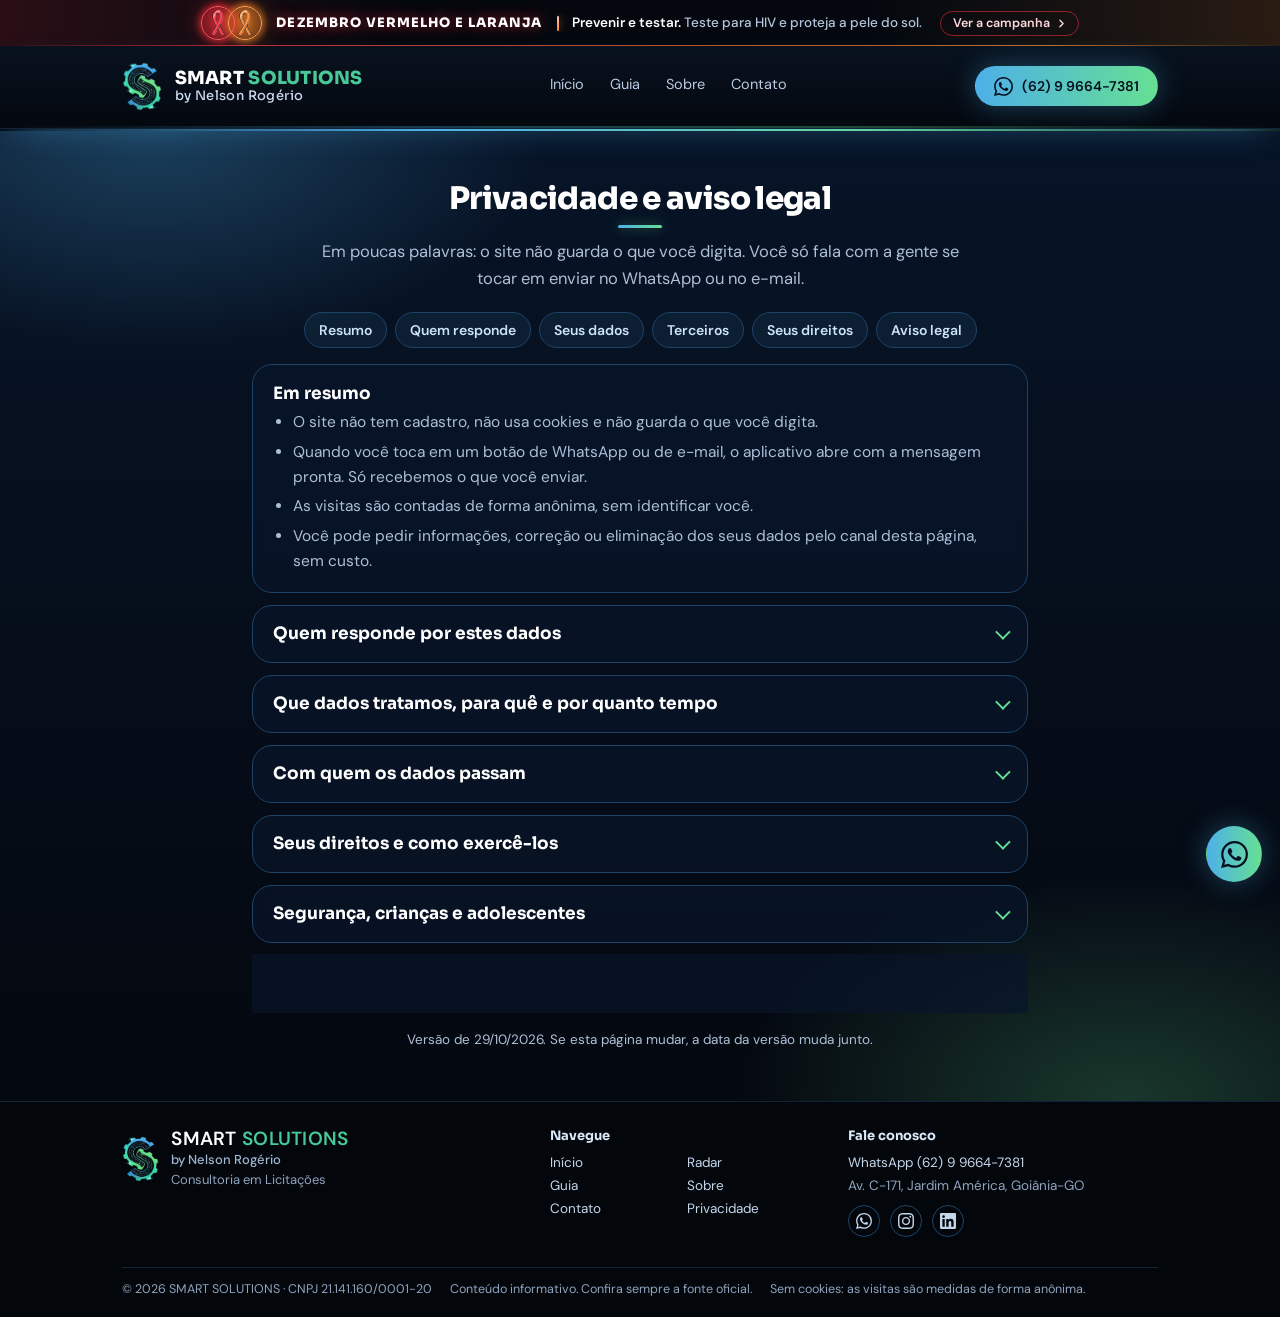
<file: privacidade.html>
<!doctype html>
<html lang="pt-BR"><head><meta charset="utf-8"/><meta content="width=device-width, initial-scale=1, viewport-fit=cover" name="viewport"/><title>Privacidade e aviso legal | SMART SOLUTIONS by Nelson Rogério</title><meta content="Como a SMART SOLUTIONS trata os seus dados: o site não usa cookies nem guarda o que você digita, e segue a LGPD. Inclui o aviso legal do conteúdo." name="description"/><meta content="Privacidade e aviso legal | SMART SOLUTIONS by Nelson Rogério" property="og:title"/><meta content="Como a SMART SOLUTIONS trata os seus dados: o site não usa cookies nem guarda o que você digita, e segue a LGPD. Inclui o aviso legal do conteúdo." property="og:description"/><link rel="preload" as="font" type="font/woff2" crossorigin href="fonts/dm-sans-latin-400-normal.woff2"><link rel="preload" as="font" type="font/woff2" crossorigin href="fonts/sora-latin-700-normal.woff2"><style>
:root{box-sizing:border-box;padding-top:env(safe-area-inset-top,0px);padding-bottom:env(safe-area-inset-bottom,0px);
--bg:#f6f9fc;--card:#fff;--tx:#0a1a2f;--mut:#4d6178;--ln:#dbe5ef;--ac1:#1b7fb5;--ac2:#13935c;--nb:#4DB0E8;--ng:#66DF93;--lt:#4AC998;--navy:#03070c}
@media (prefers-color-scheme:dark){:root:not([data-theme="light"]){--bg:#04080e;--card:#0b1628;--tx:#e8f1ff;--mut:#9fb2cb;--ln:#172a44;--ac1:#4DB0E8;--ac2:#66DF93}}
:root[data-theme="dark"]{--bg:#04080e;--card:#0b1628;--tx:#e8f1ff;--mut:#9fb2cb;--ln:#172a44;--ac1:#4DB0E8;--ac2:#66DF93}
html{scroll-padding-top:calc(64px + env(safe-area-inset-top,0px));scroll-behavior:smooth}
*{box-sizing:border-box}
body{margin:0;background:var(--bg);color:var(--tx);font:400 17px/1.65 "DM Sans",system-ui,sans-serif}
h1,h2,h3,.logo,.num{font-family:Sora,system-ui,sans-serif}
a{color:inherit}a:focus-visible,input:focus-visible,select:focus-visible,textarea:focus-visible{outline:2px solid var(--ng);outline-offset:3px}
.w{max-width:1080px;margin:0 auto;padding:0 22px}
header{position:sticky;top:env(safe-area-inset-top,0px);z-index:9;background:rgba(5,11,22,.92);backdrop-filter:blur(10px);border-bottom:1px solid #10233b}
header .w{display:flex;align-items:center;justify-content:space-between;height:64px}
.logo{display:flex;align-items:center;gap:11px;font-weight:700;font-size:16px;letter-spacing:.05em;text-decoration:none;color:var(--lt)}.logo img{height:40px;width:auto}.logo i{font-style:normal;color:#e5e6e7}
.btn{display:inline-block;padding:14px 26px;border-radius:999px;font:600 16px "DM Sans",system-ui,sans-serif;text-decoration:none;border:1.5px solid transparent;cursor:pointer;text-align:center}
.b1{background:linear-gradient(90deg,var(--nb),var(--ng));color:#04101f;box-shadow:0 0 28px rgba(77,176,232,.35)}
.b2{border-color:#2a4a6e;color:#e8f1ff}.b2:hover{border-color:var(--ng)}
.sm{padding:9px 20px;font-size:14px}
.hero{background:radial-gradient(640px 400px at 90% -5%,rgba(77,176,232,.22),transparent 65%),radial-gradient(560px 380px at -5% 105%,rgba(102,223,147,.16),transparent 65%),var(--navy);color:#eef5ff;padding:84px 0 72px}
h1{font-weight:800;font-size:clamp(34px,6.2vw,66px);line-height:1.06;letter-spacing:-.025em;margin:0 0 22px;max-width:860px}
.hero .s{font-size:clamp(17px,2vw,20px);color:#aebfd6;max-width:620px;margin:0 0 32px}
.cta{display:flex;flex-wrap:wrap;gap:12px;margin-bottom:56px}
.bar{max-width:760px;padding:20px;border-radius:20px;background:rgba(10,24,46,.7);border:1px solid #1d4468;box-shadow:0 0 40px rgba(77,176,232,.16)}
.bar label{display:block;font:700 17px Sora,system-ui,sans-serif;margin-bottom:12px}
.bar input{width:100%;padding:15px 18px;border-radius:12px;border:1.5px solid #234a72;background:#040913;color:#fff;font:400 16px "DM Sans",system-ui,sans-serif;margin-bottom:14px}
.chips{display:flex;flex-wrap:wrap;gap:8px}
.chip{padding:8px 15px;font-size:14px;border-color:#234a72;color:#d8e8ff}.chip:hover{border-color:var(--ng);color:var(--ng)}
#msg{font-size:14px;color:var(--ng);min-height:22px;margin:10px 0 0}
.verse{padding:34px 0;text-align:center;border-bottom:1px solid var(--ln)}
.verse q{display:block;max-width:720px;margin:0 auto 8px;font:500 clamp(18px,2.4vw,22px)/1.55 Sora,system-ui,sans-serif;quotes:none}
.verse small{color:var(--ac2);font-weight:600}
section{padding:84px 0}
h2{font-weight:800;font-size:clamp(26px,4vw,40px);line-height:1.15;letter-spacing:-.02em;margin:0 0 14px;max-width:720px}
.lead{color:var(--mut);max-width:620px;margin:0 0 44px;font-size:18px}
.steps{display:grid;gap:28px;grid-template-columns:repeat(auto-fit,minmax(190px,1fr));padding:0;margin:0;list-style:none}
.num{display:block;font-weight:800;font-size:44px;line-height:1;margin-bottom:12px;background:linear-gradient(90deg,var(--ac1),var(--ac2));-webkit-background-clip:text;background-clip:text;color:transparent}
.steps h3{margin:0 0 6px;font-size:18px}.steps p{margin:0;color:var(--mut);font-size:15.5px}
.note{margin-top:34px;color:var(--mut);font-size:14.5px;max-width:640px}
.rows{border-bottom:1px solid var(--ln)}
.row{display:grid;grid-template-columns:1fr 1.6fr;gap:22px;padding:22px 0;border-top:1px solid var(--ln)}
.row h3{margin:0;font-size:19px}.row p{margin:0;color:var(--mut)}
.alt{background:var(--card);border-block:1px solid var(--ln)}
.two{display:grid;grid-template-columns:1fr 1fr;gap:48px;align-items:start}
.tags{display:flex;flex-wrap:wrap;gap:8px;padding:0;margin:0}
.tags li{list-style:none;border:1px solid var(--ln);background:var(--bg);border-radius:999px;padding:7px 15px;font-size:14.5px}
.follow{background:var(--navy);color:#eef5ff;text-align:center;padding:84px 0;background-image:radial-gradient(520px 300px at 50% 0,rgba(77,176,232,.2),transparent 70%)}
.follow h2{margin-inline:auto}.follow .lead{margin:0 auto 12px;color:#aebfd6}
.handle{font:700 clamp(18px,3vw,26px) Sora,system-ui,sans-serif;color:var(--ng);margin:0 0 30px;word-break:break-all}
.follow .cta{justify-content:center;margin:0}
.news{display:grid;gap:0 36px;grid-template-columns:repeat(auto-fit,minmax(280px,1fr))}
.news a{display:block;text-decoration:none;padding:16px 0;border-top:1px solid var(--ln)}
.news a:hover b{color:var(--ac2)}.news b{display:block;font-family:Sora,system-ui,sans-serif;font-size:16px}.news span{color:var(--mut);font-size:14.5px}
.f{display:grid;gap:12px}
.f input,.f select,.f textarea{width:100%;padding:14px 16px;border-radius:12px;border:1.5px solid var(--ln);background:var(--bg);color:var(--tx);font:400 16px "DM Sans",system-ui,sans-serif}
.soc{display:flex;flex-wrap:wrap;gap:10px;margin-top:22px}.soc a{border-color:var(--ln);color:var(--tx);padding:10px 20px;font-size:15px}.soc a:hover{border-color:var(--ac2)}
footer{background:var(--navy);color:#8fa3bd;text-align:center;padding:30px 22px 96px;font-size:14px}
.fab{position:fixed;right:18px;bottom:calc(18px + env(safe-area-inset-bottom,0px));z-index:10;padding:13px 22px}
@media (prefers-reduced-motion:no-preference){.hero .w>*{animation:up .8s both}.hero .w>*:nth-child(2){animation-delay:.1s}.hero .w>*:nth-child(3){animation-delay:.2s}.hero .w>*:nth-child(4){animation-delay:.3s}}
@keyframes up{from{opacity:0;transform:translateY(18px)}}
@media (max-width:820px){.two,.row{grid-template-columns:1fr;gap:12px}.two{gap:30px}section{padding:60px 0}.hero{padding:56px 0 52px}}
.hero .w{display:grid;grid-template-columns:1.1fr .9fr;gap:48px 56px;align-items:center}
.hl .cta{margin-bottom:0}.hero h1{font-size:clamp(32px,4.7vw,56px)}
.hl-logo{width:100%;max-width:460px;height:auto;justify-self:center;filter:drop-shadow(0 0 46px rgba(77,176,232,.28)) drop-shadow(0 0 90px rgba(102,223,147,.14))}
.bar{grid-column:1/-1;width:100%}
footer img{height:56px;width:auto;margin-bottom:10px}
@media (max-width:820px){.hero .w{grid-template-columns:1fr;gap:32px}.hl-logo{order:-1;max-width:300px}}
.about{display:grid;grid-template-columns:.85fr 1.15fr;gap:56px;align-items:center}
.ph{margin:0;padding:2px;border-radius:24px;background:linear-gradient(160deg,var(--nb),var(--ng));box-shadow:0 0 60px rgba(77,176,232,.22),0 0 110px rgba(102,223,147,.12)}
.ph img{display:block;width:100%;height:auto;border-radius:22px}
@media (max-width:820px){.about{grid-template-columns:1fr;gap:32px}.ph{max-width:440px}}

:root{--rc:20px;--ri:12px;--mf:#d9e8f3;--mh:#4DB0E8;--ms:#fff;--ml:#27465f;--wn:#8a5a00}
@media (prefers-color-scheme:dark){:root:not([data-theme="light"]){--mf:#0f2237;--ms:#04080e;--ml:#bcd0e6;--wn:#ffc247}}
:root[data-theme="dark"]{--mf:#0f2237;--ms:#04080e;--ml:#bcd0e6;--wn:#ffc247}
header nav{display:flex;gap:26px;font-size:14.5px;color:#b9cbe3}header nav a{text-decoration:none}header nav a:hover{color:var(--ng)}
@media (max-width:920px){header nav{display:none}}
.btn{display:inline-flex;align-items:center;justify-content:center;gap:9px;min-height:48px;padding:0 24px;border-radius:999px;font-size:16px;line-height:1.2}
.btn svg{width:19px;height:19px;flex:none;fill:none;stroke:currentColor;stroke-width:1.9;stroke-linecap:round;stroke-linejoin:round}
.sm{min-height:40px;padding:0 18px;font-size:14px}.chip{min-height:36px;padding:0 15px;font-size:14px}
.b3{border-color:var(--ln);color:var(--tx);background:transparent}.b3:hover{border-color:var(--ac2)}
.hero .w{display:flex;flex-direction:column;align-items:center;text-align:center;gap:36px}
.hl-logo{order:-1;max-width:300px}.hero h1{margin-inline:auto;font-size:clamp(32px,5.2vw,60px)}.hero .s{margin-inline:auto}
.hl .cta{justify-content:center}.bar{max-width:760px;margin:0 auto;text-align:center}.bar input{text-align:left}.chips{justify-content:center}
.bar{border-radius:var(--rc);border:1px solid rgba(77,176,232,.35)}
.bar input,.f input,.f select,.f textarea{min-height:50px;border-radius:var(--ri);border-width:1px;padding:0 16px;font-size:16px}.f textarea{padding:14px 16px}
section h2,.follow h2{text-align:center;margin-left:auto;margin-right:auto}.lead{text-align:center;margin:0 auto 44px}
.card{background:var(--card);border:1px solid var(--ln);border-radius:var(--rc);padding:26px}.card h3{margin:0 0 8px;font-size:18px}.card p{margin:0;color:var(--mut);font-size:15.5px}
.ctr{text-align:center}.ic{display:grid;place-items:center;width:48px;height:48px;margin:0 auto 16px;border-radius:14px;border:1px solid var(--ln);color:var(--ac1);background:linear-gradient(135deg,rgba(77,176,232,.14),rgba(102,223,147,.14))}
.ic svg{width:23px;height:23px;fill:none;stroke:currentColor;stroke-width:1.75;stroke-linecap:round;stroke-linejoin:round}
.ic b{font:800 20px Sora,system-ui,sans-serif;background:linear-gradient(90deg,var(--ac1),var(--ac2));-webkit-background-clip:text;background-clip:text;color:transparent}
.cg{display:grid;gap:18px;grid-template-columns:repeat(auto-fit,minmax(290px,1fr))}.cg5{grid-template-columns:repeat(auto-fit,minmax(190px,1fr))}
.note{text-align:center;margin:34px auto 0}
.news{gap:18px;grid-template-columns:repeat(auto-fit,minmax(230px,1fr))}
.news a{border:1px solid var(--ln);border-radius:var(--rc);padding:26px;background:var(--card);text-align:center}.news a:hover{border-color:var(--ac2)}.news b{margin-bottom:6px}
.about{align-items:stretch}.about .card{display:flex;flex-direction:column;justify-content:center;text-align:left}.nm{font-size:26px!important}.bio{margin:0 0 24px!important;font-size:17px!important}
.tags li{min-height:36px;display:inline-flex;align-items:center;padding:0 15px}.ph,.ph img{border-radius:var(--rc)}.ph img{border-radius:calc(var(--rc) - 2px)}.ph img{height:100%;object-fit:cover}
.fc{max-width:640px;margin:0 auto}.soc{justify-content:center;margin-top:24px}.soc a{padding:0 22px;font-size:16px}
.follow .btn{min-width:230px}
.rg{display:grid;grid-template-columns:1.1fr .9fr;gap:18px}.rg .card{text-align:left;display:flex;flex-direction:column}
.ch{display:flex;justify-content:space-between;align-items:flex-start;gap:12px;margin-bottom:18px}.ch h3{margin:0}.sub{margin:4px 0 0!important;font-size:14px!important}
.badge{display:inline-flex;align-items:center;min-height:30px;padding:0 13px;border:1px solid var(--ln);border-radius:999px;font-size:13px;font-weight:600;color:var(--ac2);background:rgba(102,223,147,.1);white-space:nowrap}
.badge.demo{color:var(--wn);background:rgba(255,194,71,.14);border-color:rgba(255,194,71,.4)}
.mapw{position:relative;flex:1;display:grid;place-items:center}#map{width:100%;height:auto;max-height:500px;display:block}
#map path{fill:color-mix(in srgb,var(--mh) calc(var(--i,0)*65%),var(--mf));stroke:var(--ms);stroke-width:1.2;cursor:pointer;transition:fill .15s;outline:none}
#map path:hover{fill:var(--nb)}#map path.sel{fill:var(--ng)}#map path:focus-visible{stroke:var(--tx);stroke-width:2.2}
.lb{font:700 10.5px "DM Sans",sans-serif;fill:var(--ml);text-anchor:middle;dominant-baseline:middle;pointer-events:none}
.tip{position:absolute;pointer-events:none;z-index:3;min-width:220px;padding:13px 16px;border-radius:14px;background:var(--navy);color:#eef5ff;border:1px solid #1d4468;box-shadow:0 12px 32px rgba(0,0,0,.35)}
.tip small{display:block;color:#aebfd6;font-size:12.5px;margin-bottom:6px}.tip div{display:flex;justify-content:space-between;align-items:baseline}
.tip b{font:800 20px Sora,sans-serif}.tip strong{font:800 26px Sora,sans-serif;color:var(--ng)}.tip span{display:block;margin-top:4px;font-size:12px;color:#aebfd6}
.leg{display:flex;justify-content:space-between;flex-wrap:wrap;gap:10px;margin-top:14px;font-size:13.5px;color:var(--mut)}
.dot{display:inline-block;width:10px;height:10px;border-radius:50%;background:var(--ng);margin-right:7px}
.grad{display:flex;align-items:center;gap:8px}.grad em{font-style:normal}.grad b{width:110px;height:8px;border-radius:99px;background:linear-gradient(90deg,var(--mf),var(--mh))}
.focus{display:flex;justify-content:space-between;align-items:center;padding:18px 20px;border:1px solid var(--ln);border-radius:var(--ri);background:linear-gradient(135deg,rgba(77,176,232,.1),rgba(102,223,147,.1));margin-bottom:6px}
.focus small{display:block;color:var(--mut);font-size:13px}.focus strong{font:800 30px Sora,sans-serif}.focus b{font:800 36px Sora,sans-serif;color:var(--ac1)}
.sec{padding:20px 0 6px}.sec h4{margin:0 0 14px;font:700 15px Sora,sans-serif}
.mr{display:grid;grid-template-columns:140px 1fr 44px;gap:12px;align-items:center;font-size:14.5px;margin-bottom:11px}
.mr i{height:8px;border-radius:99px;background:var(--ln);overflow:hidden}.mr i b{display:block;height:100%;border-radius:99px;background:linear-gradient(90deg,var(--nb),var(--ng))}.mr em{font-style:normal;font-weight:700;text-align:right}
.chipsrow{display:flex;flex-wrap:wrap;gap:8px}.pz{display:inline-flex;align-items:center;gap:8px;min-height:34px;padding:0 13px;border:1px solid var(--ln);border-radius:999px;font-size:13.5px;font-weight:500;background:var(--bg)}
.pz::before{content:"";width:8px;height:8px;border-radius:50%;background:var(--c)}.p1{--c:#ff6b6b}.p2{--c:#ffc247}.p3{--c:var(--nb)}.p4{--c:var(--ng)}
.act{display:flex;flex-wrap:wrap;gap:10px;margin-top:auto;padding-top:22px}.act .btn{flex:1 1 190px}
.src{text-align:center;color:var(--mut);font-size:14px;margin:22px auto 0;max-width:660px}
@media (max-width:900px){.rg{grid-template-columns:1fr}}
@media (max-width:820px){.mr{grid-template-columns:110px 1fr 38px}.ph{max-width:none}.about .card{text-align:left}}

.bn{font-weight:800;letter-spacing:.015em;white-space:nowrap}.bn b{font-weight:800;color:var(--ac2)}
.hero .bn b,.follow .bn b,footer .bn b,header .bn b,figcaption .bn b{color:var(--lt)}
.btn svg.bi{fill:currentColor;stroke:none}
.lw{order:-1;position:relative;display:grid;justify-items:center;gap:22px;isolation:isolate}
.lw::before{content:"";position:absolute;inset:0 8% 30%;z-index:-1;background:radial-gradient(closest-side,rgba(77,176,232,.34),rgba(102,223,147,.2) 55%,transparent 78%);filter:blur(28px);opacity:.75}
.hl-logo{order:0;max-width:340px;position:relative}
.tag{margin:0;display:grid;gap:2px;font:600 clamp(17px,2.3vw,23px)/1.4 Sora,system-ui,sans-serif;color:#dfeaf8}
.tag b{font-weight:800;background:linear-gradient(90deg,var(--nb),var(--ng));-webkit-background-clip:text;background-clip:text;color:transparent}
@media (prefers-reduced-motion:no-preference){.lw::before{animation:halo 6s ease-in-out infinite}.hl-logo{animation:flt 7s ease-in-out infinite}}
@keyframes halo{0%,100%{opacity:.5;transform:scale(.95)}50%{opacity:.95;transform:scale(1.05)}}
@keyframes flt{0%,100%{transform:translateY(0)}50%{transform:translateY(-6px)}}
.ex,.pt{display:flex;flex-wrap:wrap;justify-content:center;align-items:center;gap:8px}.ex{margin-bottom:16px}.pt{margin:0 0 10px}
.ex span,.pt span{font-size:13.5px;color:#aebfd6;margin-right:4px}
.ex button{min-height:32px;padding:0 13px;border-radius:999px;border:1px solid #234a72;background:transparent;color:#d8e8ff;font:500 13.5px "DM Sans",system-ui,sans-serif;cursor:pointer}
.ex button:hover,.ex button:focus-visible{border-color:var(--ng);color:var(--ng)}
.verse{border-bottom:0;padding:44px 0 8px}
.vcard{max-width:820px;margin:0 auto;padding:28px 32px;border-radius:var(--rc);border:1px solid var(--ln);background:linear-gradient(180deg,var(--card),var(--bg));box-shadow:0 18px 46px -20px rgba(77,176,232,.32),inset 0 1px 0 rgba(102,223,147,.22)}
.vl{display:inline-flex;align-items:center;gap:8px;font-size:13.5px;font-weight:600;color:var(--ac2);margin-bottom:12px}.vl svg{width:17px;height:17px;fill:none;stroke:currentColor;stroke-width:1.9;stroke-linecap:round;stroke-linejoin:round}
.card,.news a,.tags li,.pz,.badge,.ic,.focus,.vcard,.sc,.fact,.ref,.ex button,.chip,.btn{transition:border-color .2s,box-shadow .2s,transform .2s,color .2s}
.card:hover,.news a:hover,.focus:hover,.vcard:hover,.fact:hover{border-color:var(--ac2);box-shadow:0 0 0 1px rgba(102,223,147,.45),0 14px 34px -14px rgba(77,176,232,.35)}
.ic:hover,.tags li:hover,.pz:hover,.badge:hover,.ref:hover{border-color:var(--ac2);box-shadow:0 0 0 1px rgba(102,223,147,.5)}
.card:hover .ic{border-color:var(--ac2)}.btn:hover{box-shadow:0 0 0 2px rgba(102,223,147,.32)}
.card.ctr{display:flex;flex-direction:column;align-items:center}.card.ctr p{flex:1}
.ref{display:inline-flex;align-items:center;gap:6px;margin-top:16px;min-height:30px;padding:0 12px;border:1px solid var(--ln);border-radius:999px;font-size:12.5px;font-weight:600;color:var(--ac2);text-decoration:none;background:var(--bg)}
.ref svg{width:13px;height:13px;fill:none;stroke:currentColor;stroke-width:2;stroke-linecap:round;stroke-linejoin:round}
.facts{display:grid;gap:18px;grid-template-columns:repeat(auto-fit,minmax(260px,1fr));margin-bottom:22px}
.fact{padding:20px 22px;border:1px solid var(--ln);border-left:3px solid var(--ac2);border-radius:var(--ri);background:var(--card);display:flex;flex-direction:column;align-items:flex-start}
.fact p{margin:0;font-size:15.5px;line-height:1.55;flex:1}.fact .ref{margin-top:14px}
.cg5{position:relative}.cg5::before{content:"";position:absolute;left:8%;right:8%;top:50px;height:2px;background:linear-gradient(90deg,var(--nb),var(--ng));opacity:.4}
.cg5 .card{position:relative}
.news a{display:flex;flex-direction:column;align-items:center}.news span{flex:1;color:var(--mut);font-size:14.5px}
.news u{text-decoration:none;margin-top:14px;font-size:12.5px;font-weight:600;color:var(--ac2)}
.ph{position:relative;isolation:isolate;padding:0;background:none;box-shadow:none;border-radius:var(--rc)}
.ph::after{content:"";position:absolute;inset:8% 6% -5%;z-index:-1;border-radius:32px;background:linear-gradient(160deg,rgba(77,176,232,.5),rgba(102,223,147,.4));filter:blur(38px);opacity:.55}
.ph img{outline:1px solid rgba(102,223,147,.55);outline-offset:10px;border-radius:var(--rc);transition:outline-color .2s,outline-offset .2s}.ph:hover img{outline-color:var(--ng);outline-offset:13px}
.ph figcaption{position:absolute;left:14px;right:14px;bottom:14px;display:flex;flex-direction:column;gap:2px;padding:12px 16px;border-radius:14px;background:rgba(4,9,18,.62);backdrop-filter:blur(10px);border:1px solid rgba(255,255,255,.14);color:#fff;font-size:13.5px}
.ph figcaption b{font:700 16px Sora,system-ui,sans-serif}
.role{margin:-2px 0 14px!important;font-size:15px!important}
.sg{display:grid;gap:18px;grid-template-columns:repeat(auto-fit,minmax(300px,1fr));max-width:780px;margin:0 auto}
.sc{display:flex;align-items:center;gap:16px;padding:20px 22px;border-radius:var(--rc);border:1px solid #1d4468;background:rgba(10,24,46,.7);text-decoration:none;color:#eef5ff;text-align:left}
.sc:hover,.sc:focus-visible{border-color:var(--ng);box-shadow:0 0 0 1px rgba(102,223,147,.4),0 18px 40px -10px rgba(0,0,0,.5);transform:translateY(-2px)}
.si{width:58px;height:58px;border-radius:16px;background:#fff;display:grid;place-items:center;flex:none}.si svg{width:32px;height:32px}
.st b{display:block;font:700 18px Sora,system-ui,sans-serif}.st em{font-style:normal;color:#aebfd6;font-size:14px;word-break:break-all}
.sb{margin-left:auto;display:inline-flex;align-items:center;min-height:36px;padding:0 16px;border-radius:999px;background:linear-gradient(90deg,var(--nb),var(--ng));color:#04101f;font-weight:700;font-size:14px}
.follow{background-image:radial-gradient(520px 300px at 18% 0,rgba(77,176,232,.24),transparent 70%),radial-gradient(520px 300px at 82% 100%,rgba(102,223,147,.2),transparent 70%)}
footer .bn{font-size:15px}
@media (max-width:820px){.hl-logo{max-width:280px}.cg5::before{display:none}.ph img{outline-offset:8px}.ph{margin:0 10px}}

html{scroll-padding-top:calc(90px + env(safe-area-inset-top,0px))}
header{background:linear-gradient(180deg,#08121f,#04080f);box-shadow:0 10px 34px -14px rgba(77,176,232,.4)}
header::after{content:"";display:block;height:2px;background:linear-gradient(90deg,transparent,var(--nb),var(--ng),transparent);opacity:.85}
header .w{height:80px}
.logo{gap:13px;font-size:18px}.logo img{height:49px;width:auto}
.lt{display:grid;gap:1px;line-height:1.15}.lt em{font-style:normal;font-weight:500;font-size:13px;letter-spacing:.03em;color:#c9d8ea}
header .btn span{white-space:nowrap}
.hero .bn,.follow .bn,footer .bn,header .bn,figcaption .bn{color:#fff}
.hero h1{font-size:clamp(22px,3.5vw,40px);line-height:1.22;max-width:none}.hero h1 span{display:block}
.verse{--tx:#0a1a2f;--mut:#4d6178;--ln:#c9dde4;--ac2:#0b7f4f;background:linear-gradient(180deg,#e8f2f6,#e1efe9);color:#0a1a2f;border-block:1px solid #cfe2e6;padding:50px 0}
.verse .vcard{background:rgba(255,255,255,.64);border-color:#c9dde4;box-shadow:0 20px 44px -24px rgba(10,60,80,.38),inset 0 1px 0 #fff}
.verse .vl,.verse small{color:#0b7f4f}
.vn{display:inline-flex;margin-top:16px;padding:6px 15px;border:1px solid #bcd6df;border-radius:999px;background:rgba(255,255,255,.75);font-size:13.5px;font-weight:600;color:#0b6aa6;text-decoration:none}.vn:hover{border-color:#0b7f4f;box-shadow:0 0 0 1px rgba(11,127,79,.35)}
.card{padding:32px 26px;border-radius:22px;box-shadow:inset 0 1px 0 rgba(255,255,255,.06),0 18px 40px -30px rgba(10,40,70,.4)}
.card h3{font-size:17.5px;letter-spacing:-.01em;margin-bottom:10px}.card p{font-size:15px;line-height:1.65}
.ic{width:50px;height:50px;border-radius:16px}
.ref{margin-top:18px;background:transparent}.refs{display:flex;flex-wrap:wrap;gap:8px;justify-content:center;margin-top:18px}.refs .ref{margin-top:0}
a.card{text-decoration:none;color:inherit}
.cg3{grid-template-columns:repeat(auto-fit,minmax(260px,1fr));margin-bottom:22px}.info{grid-template-columns:repeat(auto-fit,minmax(240px,1fr));margin-bottom:22px}
.cg5{gap:16px}.cg5::before{top:57px;left:10%;right:10%;opacity:.5}
.cg5 .ic{width:50px;height:50px;border-radius:50%;background:var(--bg);border:1.5px solid var(--ac2)}
.cg5 .card{padding:32px 22px;box-shadow:none;background:linear-gradient(180deg,var(--card),transparent)}
.cg5 .card:hover{background:var(--card)}
.tabs{display:flex;gap:4px;padding:4px;border:1px solid var(--ln);border-radius:999px;background:var(--bg);width:fit-content;margin:22px 0 22px}
.tabs button{min-height:36px;padding:0 20px;border:0;border-radius:999px;background:transparent;color:var(--mut);font:600 14px "DM Sans",system-ui,sans-serif;cursor:pointer;transition:color .2s,background .2s}
.tabs button:hover{color:var(--tx)}.tabs button[aria-selected="true"]{background:linear-gradient(90deg,var(--nb),var(--ng));color:#04101f}
.tabs button:focus-visible{outline:2px solid var(--ng);outline-offset:2px}
.prof .role{margin:2px 0 0!important;font-size:15px!important;font-weight:600;color:var(--tx)!important}.prof .role2{margin:6px 0 0!important;font-size:14.5px!important}
.prof .tp p{margin:0 0 14px;font-size:15.5px;color:var(--mut)}.prof .tp p:last-of-type{margin-bottom:6px}
.pq{margin:0 0 18px;padding:2px 0 2px 18px;border-left:3px solid var(--ac2);font:600 clamp(17px,1.9vw,20px)/1.5 Sora,system-ui,sans-serif}
.for{display:flex;flex-wrap:wrap;gap:6px 14px;align-items:baseline;padding:14px 18px;margin:16px 0 4px;border:1px solid var(--ln);border-radius:var(--ri);background:var(--bg);font-size:15px}.for b{font-family:Sora,sans-serif;color:var(--ac2)}
.sh{margin:20px 0 12px;font:700 14.5px Sora,system-ui,sans-serif}
.ck{display:grid;grid-template-columns:1fr 1fr;gap:12px 22px;padding:0;margin:0;list-style:none}.ck li{display:flex;gap:10px;align-items:flex-start;font-size:15px;line-height:1.5}
.ck svg{flex:none;width:19px;height:19px;margin-top:2px;padding:3px;border-radius:50%;background:rgba(102,223,147,.18);fill:none;stroke:var(--ac2);stroke-width:2.6;stroke-linecap:round;stroke-linejoin:round}
.pf-f{margin-top:22px;padding-top:20px;border-top:1px solid var(--ln)}
.tag2{margin:0 0 10px!important;font:600 17px/1.45 Sora,system-ui,sans-serif!important;color:var(--tx)!important}.tag2 b{font-weight:800;background:linear-gradient(90deg,var(--ac1),var(--ac2));-webkit-background-clip:text;background-clip:text;color:transparent}
.open{font-size:14.5px!important;margin:0 0 16px!important}.reach{display:flex;flex-wrap:wrap;gap:10px}.reach .btn{flex:1 1 210px;font-size:15px}
@media (max-width:820px){.ck{grid-template-columns:1fr}}
@media (max-width:560px){header .w{height:70px}.logo img{height:40px}.logo{gap:9px;font-size:15px}.lt em{display:none}header .btn{padding:0 12px}header .btn span{font-size:13px}.hero h1{font-size:21px}}

.bar{max-width:1040px}.bar .bt{text-align:center}
.seg{display:flex;width:fit-content;gap:4px;padding:4px;margin:0 auto 20px;border:1px solid #234a72;border-radius:999px;background:#040913}
.seg button{min-height:38px;padding:0 20px;border:0;border-radius:999px;background:transparent;color:#aebfd6;font:600 14px "DM Sans",system-ui,sans-serif;cursor:pointer;transition:color .2s,background .2s}
.seg button:hover{color:#fff}.seg button[aria-selected="true"]{background:linear-gradient(90deg,var(--nb),var(--ng));color:#04101f}.seg button:focus-visible{outline:2px solid var(--ng);outline-offset:2px}
.seg i{font-style:normal;margin-left:6px;padding:1px 8px;border-radius:99px;background:rgba(255,255,255,.12);font-size:12.5px}.seg [aria-selected="true"] i{background:rgba(4,16,31,.2)}
.bp[hidden]{display:none}.exc{display:contents}.ex .xx{border-style:dashed;color:#aebfd6}
.bar textarea{width:100%;padding:13px 16px;border-radius:12px;border:1px solid #234a72;background:#040913;color:#fff;font:400 15px "DM Sans",system-ui,sans-serif;resize:vertical}
.bar input,.bar textarea{margin-bottom:0}.bar #q{margin-bottom:14px}
.ph2{display:flex;justify-content:space-between;align-items:flex-start;flex-wrap:wrap;gap:12px;text-align:left;margin-bottom:16px}.ph2 h3{margin:0;font:700 19px Sora,system-ui,sans-serif}.ph2 p{margin:4px 0 0;font-size:14px;color:#a9bdd6}.ph2r{display:flex;align-items:center;gap:10px}
.bar .badge{background:rgba(102,223,147,.12);color:var(--ng);border-color:rgba(102,223,147,.3)}
.ped{display:grid;gap:10px;margin-bottom:14px;padding:16px;border:1px solid #26527a;border-radius:var(--rc);background:rgba(4,9,19,.7)}
.pg{display:grid;gap:14px;grid-template-columns:repeat(auto-fit,minmax(280px,1fr));text-align:left;margin-bottom:12px}
.pc{display:flex;flex-direction:column;padding:20px;border:1px solid #1d4468;border-radius:var(--rc);background:rgba(8,20,40,.7);transition:border-color .2s,box-shadow .2s}
.pc:hover{border-color:var(--ng);box-shadow:0 0 0 1px rgba(102,223,147,.3)}.pc.act{border-color:var(--ng);box-shadow:0 0 0 1px rgba(102,223,147,.5),0 0 28px rgba(102,223,147,.14)}
.pc h4{margin:0 0 10px;font:700 17px Sora,system-ui,sans-serif;color:#fff}.kw{margin:0 0 16px;flex:1;font-size:13px;line-height:1.7;color:#a9bdd6}
.pa{display:flex;gap:8px}.pb{min-height:38px;padding:0 16px;border:1px solid #26527a;border-radius:10px;background:#071324;color:#e8f1ff;font:600 13.5px "DM Sans",system-ui,sans-serif;cursor:pointer;transition:border-color .2s}
.pb:hover{border-color:var(--ng)}.pb.on{background:linear-gradient(90deg,var(--nb),var(--ng));color:#04101f;border-color:transparent}.pb.x{width:38px;padding:0}
.lk{border:0;background:none;color:var(--nb);font:600 13.5px "DM Sans",system-ui,sans-serif;cursor:pointer;text-decoration:underline}
.ufs{display:flex;flex-wrap:wrap;justify-content:center;align-items:center;gap:8px;margin:0 0 12px;font-size:13.5px;color:#aebfd6}.ufs b{color:var(--ng)}
.clrw{min-height:0}.lk2{margin-top:12px;border:0;background:none;color:var(--ac1);font:600 13.5px "DM Sans",system-ui,sans-serif;cursor:pointer;text-decoration:underline;padding:0}
.focus strong{font-size:clamp(20px,2.3vw,28px)}
.qs{margin:0 0 12px;font-size:13px;color:var(--mut)}.qs div{display:flex;flex-wrap:wrap;gap:8px;margin-top:8px}.qs .chip{border-color:var(--ln);color:var(--tx);min-height:32px}
.about{align-items:center}.ph{align-self:center}.ph img{height:auto;aspect-ratio:4/5;object-fit:cover;object-position:62% 20%}
.prof{text-align:center}.prof .role,.prof .role2,.prof .nm{text-align:center}
.tabs{margin:22px auto}
.prof .tp p{text-align:justify;hyphens:auto;text-wrap:pretty}.prof .tp>p:last-child{margin-bottom:0}
.pq{margin:0 0 18px;padding:0;border:0;text-align:center}.pq::before{content:"";display:block;width:46px;height:3px;margin:0 auto 14px;border-radius:3px;background:linear-gradient(90deg,var(--nb),var(--ng))}
.for{justify-content:center;text-align:center}
.blk{margin:20px 0 4px;padding:22px 18px;border:1px solid var(--ln);border-radius:var(--rc);background:var(--bg)}.blk .sh{margin:0 0 16px;text-align:center}
.blk .tags{justify-content:center;gap:10px}.blk .tags li{min-height:38px;padding:0 16px;font-size:14.5px;background:var(--card)}
.sh{text-align:center}.ck{max-width:620px;margin:0 auto}.ck li{text-align:left}
.pf-f{text-align:center}.reach{justify-content:center}
.sg{max-width:980px;grid-template-columns:repeat(auto-fit,minmax(400px,1fr))}.st{min-width:0}.st em{white-space:nowrap;word-break:normal;font-size:14px}
@media (max-width:520px){.sg{grid-template-columns:1fr}.si{width:48px;height:48px}.st em{font-size:12.5px}.sb{display:none}.sc{padding:16px 18px;gap:14px}}
#contato.alt{background:radial-gradient(560px 320px at 12% 0,rgba(77,176,232,.28),transparent 70%),radial-gradient(560px 320px at 88% 100%,rgba(102,223,147,.22),transparent 70%),linear-gradient(180deg,#071427,#04080f);border-block:0;border-top:2px solid;border-image:linear-gradient(90deg,transparent,var(--nb),var(--ng),transparent) 1;color:#eef5ff;color-scheme:dark}
#contato h2{color:#fff}#contato .lead{color:#aebfd6}
#contato .card{background:rgba(9,22,42,.72);border-color:#1d4468;color:#eef5ff;backdrop-filter:blur(6px)}#contato .card h3{color:#fff}#contato .card p{color:#aebfd6}
#contato .ic{color:var(--nb);border-color:#2a5a86;background:linear-gradient(135deg,rgba(77,176,232,.22),rgba(102,223,147,.22))}
#contato .card:hover{border-color:var(--ng);box-shadow:0 0 0 1px rgba(102,223,147,.4),0 18px 44px -16px rgba(77,176,232,.45)}
#contato .fc{box-shadow:0 0 0 1px rgba(77,176,232,.2),0 26px 60px -26px rgba(77,176,232,.45)}
#contato .f input,#contato .f select,#contato .f textarea{background:#040a15;border-color:#234a72;color:#fff}#contato .f ::placeholder{color:#7f95b0}
#contato .bn{color:#fff}#contato .bn b{color:var(--lt)}
@media (max-width:820px){.prof .tp p{text-align:justify}}

section{padding:52px 0}.follow{padding:52px 0}
.lead{margin-bottom:26px}
.alt{background:linear-gradient(180deg,#e9f3fa,#e6f4ec);border-block:1px solid #d3e4ee}
@media (prefers-color-scheme:dark){:root:not([data-theme="light"]) .alt{background:linear-gradient(180deg,#0a1830,#08141f);border-color:#15283f}}
:root[data-theme="dark"] .alt{background:linear-gradient(180deg,#0a1830,#08141f);border-color:#15283f}
section:not(.alt){background-image:radial-gradient(720px 190px at 50% 0,rgba(77,176,232,.12),transparent 70%)}
.hi{display:grid;place-items:center;width:48px;height:48px;margin:0 auto 12px;border-radius:16px;background:linear-gradient(135deg,var(--nb),var(--ng));color:#04101f;box-shadow:0 10px 26px -8px rgba(77,176,232,.65),0 0 0 6px rgba(77,176,232,.12)}
.hi svg{width:24px;height:24px;fill:none;stroke:currentColor;stroke-width:2;stroke-linecap:round;stroke-linejoin:round}
.hbar{display:block;width:64px;height:4px;margin:12px auto 14px;border-radius:4px;background:linear-gradient(90deg,var(--nb),var(--ng));box-shadow:0 0 16px rgba(102,223,147,.55)}
h2{margin-bottom:0}
.card{padding:22px 20px}.card h3{margin-bottom:6px}.ic{width:46px;height:46px;margin-bottom:12px}
.cg{gap:14px}.cg5{gap:14px}.cg3{margin-bottom:14px}.cg5 .card{padding:24px 16px}.cg5::before{top:47px}
.ref,.refs{margin-top:12px}.note{margin-top:20px}.rg{gap:14px}.sec{padding:14px 0 4px}.info{margin-bottom:14px}
.hero{padding:52px 0 48px}.hero .w{gap:24px}.hl .cta{margin-bottom:0}
.about{gap:16px}.blk{padding:16px 14px;margin:14px 0 2px}.tabs{margin:14px auto}.pq{margin-bottom:12px}.pf-f{margin-top:16px;padding-top:16px}
.verse{--tx:#fff;position:relative;overflow:hidden;padding:60px 0;border:0;color:#fff;background:radial-gradient(520px 260px at 12% 0,rgba(102,223,147,.4),transparent 70%),radial-gradient(520px 260px at 90% 100%,rgba(77,176,232,.45),transparent 70%),linear-gradient(115deg,#0a4a86 0%,#0b7a9e 40%,#0f8f78 72%,#169a63 100%);background-size:100% 100%,100% 100%,170% 170%}
@media (prefers-reduced-motion:no-preference){.verse{animation:vshift 16s ease-in-out infinite}}
@keyframes vshift{0%,100%{background-position:0 0,0 0,0% 50%}50%{background-position:0 0,0 0,100% 50%}}
.vbox{position:relative;max-width:880px;margin:0 auto;text-align:center}
.vq{position:absolute;left:50%;top:-52px;transform:translateX(-50%);font:800 180px/1 Sora,sans-serif;color:rgba(255,255,255,.13);pointer-events:none}
.verse .vl{display:inline-flex;align-items:center;gap:9px;margin-bottom:20px;padding:8px 18px;border-radius:999px;background:rgba(255,255,255,.16);border:1px solid rgba(255,255,255,.34);color:#fff;font-size:14px;font-weight:600;backdrop-filter:blur(6px)}
.verse .vl svg{width:18px;height:18px}.verse .vl i{font-style:normal;opacity:.85;padding-left:10px;border-left:1px solid rgba(255,255,255,.4)}
.verse q{display:block;position:relative;margin:0;font:700 clamp(22px,3.5vw,38px)/1.36 Sora,system-ui,sans-serif;color:#fff;text-shadow:0 2px 26px rgba(0,25,55,.4);quotes:none}
.verse small{display:block;margin-top:18px;font:700 18px Sora,system-ui,sans-serif;color:#c9ffe0;letter-spacing:.02em}
.verse .vn{margin-top:22px;padding:9px 20px;background:rgba(255,255,255,.95);border:0;color:#0a4a86;font-size:14px;box-shadow:0 12px 30px -10px rgba(0,30,60,.55)}.verse .vn:hover{box-shadow:0 0 0 3px rgba(255,255,255,.35),0 12px 30px -10px rgba(0,30,60,.55)}
.kpis{display:grid;grid-template-columns:repeat(4,1fr);gap:14px;margin-bottom:14px}
.kpi{display:flex;flex-direction:column;align-items:center;padding:18px 12px;border:1px solid var(--ln);border-radius:var(--rc);background:var(--card);text-align:center;transition:border-color .2s,box-shadow .2s}
.kpi:hover{border-color:var(--ac2);box-shadow:0 0 0 1px rgba(102,223,147,.45),0 14px 34px -14px rgba(77,176,232,.35)}
.kpi .ic{width:40px;height:40px;margin-bottom:8px}.kpi .ic svg{width:20px;height:20px}
.kpi b{font:800 clamp(24px,3vw,34px) Sora,system-ui,sans-serif;background:linear-gradient(90deg,var(--ac1),var(--ac2));-webkit-background-clip:text;background-clip:text;color:transparent;line-height:1.1}
.kpi small{margin-top:4px;color:var(--mut);font-size:13.5px}
.insight{display:flex;align-items:center;gap:16px;margin-bottom:14px;padding:16px 20px;border:1px solid var(--ac2);border-radius:var(--rc);background:linear-gradient(135deg,rgba(77,176,232,.12),rgba(102,223,147,.14));text-align:left}
.insight .ic{margin:0;flex:none}.insight p{margin:0;flex:1;font-size:15.5px;line-height:1.55}.insight .btn{flex:none}
.sa{display:flex;justify-content:center;margin:14px 0 4px}.sa .btn{min-width:220px}
.chip[aria-pressed="true"]{border-color:transparent;background:linear-gradient(90deg,var(--nb),var(--ng));color:#04101f}.chip[aria-pressed="true"]::before{content:"\2713";margin-right:6px;font-weight:800}
.sres{margin-top:14px;padding:16px;border:1px solid #1d4468;border-radius:16px;background:rgba(4,9,19,.6);text-align:left}.sres>p{margin:0 0 12px;font-size:14px;color:#aebfd6}
.rl{display:flex;justify-content:space-between;align-items:center;gap:10px;margin-bottom:8px;padding:11px 14px;border:1px solid #234a72;border-radius:12px;color:#eef5ff;text-decoration:none;transition:border-color .2s,box-shadow .2s}
.rl:hover{border-color:var(--ng);box-shadow:0 0 0 1px rgba(102,223,147,.35)}.rl b{font:700 15px Sora,sans-serif}.rl em{font-style:normal;font-size:13px;color:#aebfd6}
.pk{display:flex;flex-wrap:wrap;align-items:center;gap:8px;margin-top:12px}.pk span{width:100%;font-size:13.5px;color:#aebfd6}
.lcol{display:flex;flex-direction:column;gap:16px}.about{align-items:stretch}.ph{align-self:auto}
.tg{flex:1;display:flex;flex-direction:column;align-items:center;justify-content:center;gap:4px;padding:22px 18px;border:1px solid #1d4468;border-radius:var(--rc);text-align:center;color:#fff;background:radial-gradient(320px 170px at 50% 0,rgba(77,176,232,.32),transparent 70%),radial-gradient(320px 170px at 50% 100%,rgba(102,223,147,.26),transparent 70%),#050c19;box-shadow:0 0 34px rgba(77,176,232,.2)}
.tg .mk{width:34px;height:auto;margin-bottom:8px}
.tg p{margin:0;font:700 clamp(17px,1.7vw,22px)/1.3 Sora,system-ui,sans-serif;color:#fff}
.tg b{background:linear-gradient(90deg,var(--nb),var(--ng));-webkit-background-clip:text;background-clip:text;color:transparent;font-weight:800}
.tg .t3{margin:2px 0 10px}.tg em{display:inline-block;position:relative;font-style:normal;font-weight:800;font-size:clamp(30px,3.4vw,44px);line-height:1.1;background:linear-gradient(90deg,var(--nb),var(--ng));-webkit-background-clip:text;background-clip:text;color:transparent;filter:drop-shadow(0 0 18px rgba(102,223,147,.45))}
.tg em::after{content:"";position:absolute;left:4%;right:4%;bottom:-6px;height:3px;border-radius:3px;background:linear-gradient(90deg,var(--nb),var(--ng));box-shadow:0 0 14px rgba(102,223,147,.8)}
.tg .bn{font-size:13.5px;margin-top:8px;color:#fff}.tg .bn b{background:none;color:var(--lt)}
.roles{display:flex;flex-wrap:wrap;justify-content:center;gap:4px 0;margin:8px 0 6px;font-size:13.5px;font-weight:600;color:var(--tx)}
.roles span{position:relative;padding:0 11px}.roles span+span::before{content:"";position:absolute;left:0;top:18%;height:64%;width:1px;background:var(--ac2);opacity:.6}
.prof .role2{margin:6px 0 0!important}
.tpw{display:grid}.tpw>.tp{grid-area:1/1}.tp[hidden]{display:block;visibility:hidden;pointer-events:none}
.fbn{font-size:17px}.fbn em{font-style:normal;font-weight:500;color:#c9d8ea}.fbn .bn{font-size:19px}
@media (max-width:820px){section{padding:40px 0}.kpis{grid-template-columns:repeat(2,1fr)}.insight{flex-direction:column;text-align:center}.verse{padding:48px 0}.vq{font-size:130px;top:-40px}}

[hidden]:not(.tp){display:none!important}
.btn.chip{background:transparent;font-family:"DM Sans",system-ui,sans-serif}
.btn.chip:not([aria-pressed="true"]){color:#d8e8ff}
.hero{padding:36px 0 30px}.hero .w{gap:16px}.hl-logo{max-width:290px}
.tag{display:block;font-size:clamp(16px,1.9vw,21px);line-height:1.5}.tag span{display:inline}.tag span+span::before{content:" "}
.hero2{padding:38px 0 42px}.hero2 .w{gap:18px}.hero2 h1{font-size:clamp(21px,2.9vw,34px);margin:0 0 10px}.hero2 .s{font-size:16px;margin:0 auto 16px;max-width:560px}
.bh{position:relative;display:flex;align-items:center;justify-content:center;min-height:40px;margin-bottom:12px}.bh .bt{margin:0}
.tgl{position:absolute;right:0;top:50%;transform:translateY(-50%);display:inline-flex;align-items:center;gap:6px;min-height:34px;padding:0 13px;border:1px solid #234a72;border-radius:999px;background:transparent;color:#d8e8ff;font:600 13px "DM Sans",system-ui,sans-serif;cursor:pointer;transition:border-color .2s}
.tgl:hover{border-color:var(--ng)}.tgl svg{width:15px;height:15px;fill:none;stroke:currentColor;stroke-width:2.2;stroke-linecap:round;stroke-linejoin:round;transition:transform .2s}.tgl.col svg{transform:rotate(180deg)}
.bar:has(.tgl.col) .bh{margin-bottom:0}
.verse{padding:20px 0}.vq{display:none}
.verse .vl{margin-bottom:8px;padding:4px 13px;font-size:12.5px}.verse .vl svg{width:15px;height:15px}
.verse q{max-width:880px;margin:0 auto;font-size:clamp(17px,2.3vw,23px);line-height:1.4}
.verse small{display:inline-block;margin:8px 8px 0 0;font-size:14px}.verse .vn{margin:8px 0 0;padding:4px 13px;font-size:12.5px}
section{padding:44px 0}.follow{padding:44px 0}
h2{font-size:clamp(23px,2.8vw,31px)}.hi{width:42px;height:42px;margin-bottom:10px;border-radius:14px}.hi svg{width:21px;height:21px}.hbar{width:56px;margin:10px auto 12px}
.lead{font-size:16px;margin-bottom:22px;max-width:640px}
.card p{font-size:14.5px}.cg5 .card{padding:20px 14px}
.facts .card{padding:16px}.facts .ic{width:38px;height:38px;margin-bottom:8px}.facts .ic svg{width:19px;height:19px}.facts p{font-size:14px}
.roles{display:flex;flex-wrap:wrap;justify-content:center;gap:8px;margin:10px 0 6px}
.roles span{padding:5px 13px;border:1px solid var(--ln);border-radius:999px;background:var(--bg);font-size:13px;font-weight:600;color:var(--tx)}
.roles span::before{content:none!important}.roles .r1{border-color:var(--ac2);background:linear-gradient(135deg,rgba(77,176,232,.12),rgba(102,223,147,.14))}
.tg .n{font:800 clamp(44px,4.4vw,58px)/1 Sora,system-ui,sans-serif;background:linear-gradient(90deg,var(--nb),var(--ng));-webkit-background-clip:text;background-clip:text;color:transparent;filter:drop-shadow(0 0 18px rgba(77,176,232,.4))}
.tg .nl{font:500 13.5px/1.45 "DM Sans",system-ui,sans-serif!important;color:#aebfd6!important;max-width:220px;margin:6px 0 0!important}
.tg .dv{display:block;width:48px;height:2px;margin:16px 0 14px;border-radius:2px;background:linear-gradient(90deg,var(--nb),var(--ng));opacity:.7}
.btn.chip[aria-pressed="true"]{background:linear-gradient(90deg,var(--nb),var(--ng));color:#04101f;border-color:transparent}
.fab{width:56px;height:56px;min-height:56px;padding:0;border-radius:50%}.fab span{display:none}.fab svg{width:27px;height:27px}
.roles .r2{padding:4px 11px;font-size:12.5px;font-weight:500}
footer{padding-bottom:84px}
footer img{height:56px;width:auto}
@media (max-width:820px){.about{grid-template-columns:minmax(0,1fr)}.about>*{min-width:0}.tg,.prof{max-width:100%}}
@media (max-width:560px){header .w{padding:0 12px;gap:8px}.logo{font-size:13px;gap:8px}.logo img{height:34px}header .btn{padding:0 11px;min-height:38px}header .btn span{font-size:12.5px}header .btn svg{width:16px;height:16px}.roles{gap:6px}.roles span{font-size:12px;padding:4px 10px}.roles .r1{font-size:12.5px}}
@media (max-width:820px){section{padding:36px 0}.hero{padding:28px 0 24px}.hero2{padding:30px 0 34px}.tgl{position:static;transform:none;margin-left:10px}.bh{justify-content:space-between}}

header{transition:box-shadow .3s}header .w{transition:height .25s ease}header::after{opacity:.3}
.prg{position:absolute;left:0;bottom:0;height:2px;width:0;background:linear-gradient(90deg,var(--nb),var(--ng));box-shadow:0 0 12px rgba(102,223,147,.8);z-index:2}
header.shr .w{height:62px}header.shr .logo img{height:38px}header.shr .lt em{font-size:11.5px}header.shr .logo{font-size:16px}
header nav a{position:relative;padding:6px 0;transition:color .2s}header nav a.on{color:#fff}
header nav a.on::after{content:"";position:absolute;left:0;right:0;bottom:-2px;height:2px;border-radius:2px;background:linear-gradient(90deg,var(--nb),var(--ng))}
.btn:active,.pb:active,.seg button:active{transform:scale(.97)}
.card:hover,.kpi:hover,.news a:hover{transform:translateY(-3px)}
#map path{fill:color-mix(in srgb,var(--mh) calc(var(--i,0)*95%),var(--mf))}:root{--mf:#cfe3f2}
@media (prefers-color-scheme:dark){:root:not([data-theme="light"]){--mf:#0f2237}}:root[data-theme="dark"]{--mf:#0f2237}
.act .btn{flex:1 1 160px;padding:0 16px;font-size:14.5px;white-space:nowrap}
.rv-on .rv{opacity:0;transform:translateY(18px);transition:opacity .7s cubic-bezier(.2,.7,.2,1),transform .7s cubic-bezier(.2,.7,.2,1)}
.rv-on .rv.in{opacity:1;transform:none}
.fl{display:flex;flex-wrap:wrap;justify-content:center;gap:6px 22px;margin:14px 0 12px}.fl a{color:#c9d8ea;text-decoration:none;font-size:14px;transition:color .2s}.fl a:hover{color:var(--ng)}
.fs{display:flex;justify-content:center;gap:12px;margin:0 0 14px}
.fs a{display:grid;place-items:center;width:40px;height:40px;border:1px solid #1d4468;border-radius:50%;color:#d8e8ff;transition:border-color .2s,color .2s,box-shadow .2s}
.fs a:hover{border-color:var(--ng);color:var(--ng);box-shadow:0 0 0 3px rgba(102,223,147,.15)}.fs svg{width:19px;height:19px;fill:currentColor}
@media (prefers-reduced-motion:reduce){.rv-on .rv{opacity:1;transform:none;transition:none}}

.hl-logo{max-width:236px}.tag{font-size:clamp(15px,1.7vw,19px);line-height:1.5}.tag span{display:block}.tag span+span::before{content:none}
.tag em{font-style:normal;font-weight:800;background:linear-gradient(90deg,var(--nb),var(--ng));-webkit-background-clip:text;background-clip:text;color:transparent}
.vsec{padding:20px 0 0}
.vc{max-width:840px;margin:0 auto;padding:16px 22px 14px;border:1px solid var(--ln);border-radius:var(--rc);background:var(--card);text-align:center;box-shadow:inset 0 1px 0 rgba(255,255,255,.06),0 18px 40px -30px rgba(10,40,70,.4);position:relative;transition:border-color .2s,box-shadow .2s}
.vc::before{content:"";position:absolute;left:50%;top:-1px;width:44px;height:3px;transform:translateX(-50%);border-radius:0 0 3px 3px;background:linear-gradient(90deg,var(--nb),var(--ng))}
.vc:hover{border-color:var(--ac2);box-shadow:0 0 0 1px rgba(102,223,147,.45),0 14px 34px -14px rgba(77,176,232,.35)}
.vsl{display:inline-flex;align-items:center;gap:7px;font-size:12.5px;font-weight:600;color:var(--ac2)}.vsl svg{width:15px;height:15px;fill:none;stroke:currentColor;stroke-width:2;stroke-linecap:round;stroke-linejoin:round}
.vsl i{font-style:normal;color:var(--mut);padding-left:9px;border-left:1px solid var(--ln)}
.vc q{display:block;margin:6px auto 0;font:600 clamp(16px,1.9vw,19px)/1.45 Sora,system-ui,sans-serif;color:var(--tx);quotes:none}
.vr2{display:flex;justify-content:center;align-items:center;flex-wrap:wrap;gap:10px;margin-top:6px}.vc small{font-size:13.5px;font-weight:700;color:var(--ac2)}
.vc .vn{margin:0;padding:3px 12px;font-size:12px;background:transparent;border:1px solid var(--ln);color:var(--ac1);box-shadow:none}.vc .vn:hover{border-color:var(--ac2);box-shadow:0 0 0 1px rgba(102,223,147,.4)}
.kv{margin-top:8px;padding:3px 11px;border:1px solid var(--ln);border-radius:999px;background:var(--bg);font-size:12.5px;font-weight:700;color:var(--ac2)}
.fr{display:flex;flex-direction:column;align-items:flex-end;text-align:right}.fv{font-size:12.5px;color:var(--mut)}
.mr{grid-template-columns:130px 1fr 66px}.mr em{display:flex;flex-direction:column;align-items:flex-end;line-height:1.2}.mr em b{font-weight:700}.mr em small{font-size:11px;font-weight:500;color:var(--mut)}
.rxp{margin:6px 0 0;text-align:center}
.dgw{margin-top:38px;text-align:center}.hi.sm{width:36px;height:36px;margin-bottom:8px;border-radius:12px}.hi.sm svg{width:18px;height:18px}
.dgt{margin:0;font:800 clamp(20px,2.4vw,26px) Sora,system-ui,sans-serif;letter-spacing:-.01em}.dgw .hbar{margin:10px auto 12px}.dgw .lead{margin-bottom:18px}
.dg{display:grid;grid-template-columns:1.2fr .8fr;gap:14px;text-align:left}
.dgl{padding:10px 18px;display:flex;flex-direction:column;justify-content:center}
.ck2{display:flex;align-items:center;gap:14px;padding:13px 4px;border-bottom:1px solid var(--ln);cursor:pointer;font-size:15px;line-height:1.45;transition:background .2s}.ck2:last-child{border-bottom:0}
.ck2 input{position:absolute;opacity:0;pointer-events:none}
.ck2 i{flex:none;width:24px;height:24px;border:1.5px solid var(--ln);border-radius:8px;background:var(--bg);position:relative;transition:background .2s,border-color .2s,box-shadow .2s}
.ck2:hover i,.ck2 input:focus-visible+i{border-color:var(--ac2);box-shadow:0 0 0 3px rgba(102,223,147,.2)}
.ck2 input:checked+i{background:linear-gradient(135deg,var(--nb),var(--ng));border-color:transparent}
.ck2 input:checked+i::after{content:"";position:absolute;left:8px;top:3px;width:6px;height:12px;border:solid #04101f;border-width:0 2.5px 2.5px 0;transform:rotate(45deg)}
.ck2 input:checked~span{color:var(--tx);font-weight:600}.ck2 span{color:var(--mut)}
.dgr{display:flex;flex-direction:column;align-items:center;text-align:center;gap:6px}
.rw{position:relative;width:140px;height:140px}.ring{width:140px;height:140px}
.rb{fill:none;stroke:var(--ln);stroke-width:9}.rf{fill:none;stroke:url(#dgg);stroke-width:9;stroke-linecap:round;stroke-dasharray:326.7;stroke-dashoffset:326.7;transition:stroke-dashoffset .7s ease}
.rn{position:absolute;inset:0;display:flex;flex-direction:column;align-items:center;justify-content:center}.rn b{font:800 34px/1 Sora,system-ui,sans-serif}.rn span{font-size:12.5px;color:var(--mut)}
.dgr h4{margin:6px 0 0;font:800 20px Sora,system-ui,sans-serif}.dgr p{margin:0;font-size:14.5px;color:var(--mut)}
.nx{width:100%;margin:8px 0 6px;padding:12px 14px;border:1px solid var(--ac2);border-radius:var(--ri);background:linear-gradient(135deg,rgba(77,176,232,.1),rgba(102,223,147,.12))}
.nx small{display:block;font-size:12px;color:var(--mut)}.nx b{display:block;font:700 15.5px Sora,system-ui,sans-serif;margin:2px 0}.nx span{display:block;font-size:13.5px;color:var(--mut)}
.dgr .btn{width:100%;font-size:15px}
@media (max-width:820px){.dg{grid-template-columns:1fr}.hl-logo{max-width:210px}}

.mr{grid-template-columns:150px 1fr 46px}.mr em{display:block;text-align:right}.mr span{line-height:1.2}.mr span small{display:block;margin-top:2px;font-size:11px;font-weight:500;color:var(--mut)}
.kv{font-size:12px;letter-spacing:-.01em}
.jn{list-style:none;margin:12px 0 0;padding:10px 0 0;border-top:1px solid var(--ln);display:flex;flex-direction:column;gap:6px;width:100%}
.jn li{display:flex;align-items:flex-start;justify-content:center;gap:8px;font-size:13.5px;font-weight:600;line-height:1.4;text-align:left}
.jn svg{flex:none;width:17px;height:17px;margin-top:1px;padding:3px;border-radius:50%;background:rgba(102,223,147,.18);fill:none;stroke:var(--ac2);stroke-width:2.6;stroke-linecap:round;stroke-linejoin:round}
.xv{display:flex;flex-wrap:wrap;align-items:center;justify-content:center;gap:10px 14px;margin-top:14px;padding:14px 18px;border:1px solid var(--ac2);border-radius:var(--rc);background:linear-gradient(135deg,rgba(77,176,232,.12),rgba(102,223,147,.14))}
.xv b{font:700 14px Sora,system-ui,sans-serif}.xv span{display:inline-flex;align-items:center;gap:8px;font-size:14px;font-weight:600}
.xv svg{width:17px;height:17px;padding:3px;border-radius:50%;background:rgba(102,223,147,.25);fill:none;stroke:var(--ac2);stroke-width:2.6;stroke-linecap:round;stroke-linejoin:round}
.dgl{padding:6px 16px}.ck2{padding:9px 4px;font-size:14.5px;gap:12px}.ck2 i{width:22px;height:22px;border-radius:7px}.ck2 input:checked+i::after{left:7px;top:2px;width:6px;height:11px}
.dci{width:100%;min-height:42px;margin:4px 0 8px;padding:0 14px;border:1px solid var(--ln);border-radius:var(--ri);background:var(--bg);color:var(--tx);font:400 14px "DM Sans",system-ui,sans-serif;text-align:center}
.dci:focus-visible{outline:2px solid var(--ng);outline-offset:2px}
.priv{margin:2px 0 0!important;font-size:12px!important}.srcn{margin:14px 0 0;font-size:13px;color:var(--mut);text-align:center}.srcn a{color:var(--ac1);font-weight:600}
.jn{margin-top:auto}#servicos h2{max-width:none}
.dgr{gap:4px}.rw,.ring{width:124px;height:124px}.rn b{font-size:30px}

.vtg{display:inline-flex;align-items:center;gap:7px;padding:3px 12px;border:1px solid var(--ln);border-radius:999px;background:transparent;color:var(--ac1);font:600 12px "DM Sans",system-ui,sans-serif;cursor:pointer;transition:border-color .2s,box-shadow .2s}
.vtg:hover,.vtg:focus-visible{border-color:var(--ac2);box-shadow:0 0 0 1px rgba(102,223,147,.4)}
.vtg::after{content:"";width:6px;height:6px;border:solid currentColor;border-width:0 2px 2px 0;transform:rotate(45deg) translateY(-2px);transition:transform .2s}
.vtg[aria-expanded="true"]::after{transform:rotate(-135deg) translateY(-1px)}
.vrf{max-width:640px;margin:10px auto 2px;padding-top:10px;border-top:1px solid var(--ln);font-size:14.5px;line-height:1.6;color:var(--mut)}
.vc q{font-size:clamp(16px,1.9vw,19px)}

.roles .r1,.roles .r2{font-size:13px}.roles .r2{font-weight:600}
mark.dest{padding:2px 7px;border-radius:7px;color:var(--tx);font-weight:600;background:linear-gradient(135deg,rgba(77,176,232,.16),rgba(102,223,147,.2));box-shadow:inset 0 0 0 1px rgba(102,223,147,.5);-webkit-box-decoration-break:clone;box-decoration-break:clone}
.for{border-color:var(--ac2);background:linear-gradient(135deg,rgba(77,176,232,.12),rgba(102,223,147,.14))}.for span{font-weight:600}
@media (max-width:560px){header.shr .logo{font-size:13px;gap:8px}header.shr .logo img{height:34px}header.shr .w{padding:0 12px}}

.pulse{display:flex;align-items:center;justify-content:center;gap:10px;flex-wrap:wrap;width:fit-content;max-width:100%;margin:0 auto 16px;padding:8px 18px;border:1px solid #1d4468;border-radius:999px;background:rgba(10,24,46,.6);font-size:13.5px;line-height:1.4;color:#d8e8ff;text-align:center}
.dot2{flex:none;width:9px;height:9px;border-radius:50%;background:var(--ng);box-shadow:0 0 10px rgba(102,223,147,.8)}
@media (prefers-reduced-motion:no-preference){.dot2{animation:pls 2s ease-out infinite}}@keyframes pls{0%{box-shadow:0 0 0 0 rgba(102,223,147,.6)}70%{box-shadow:0 0 0 9px rgba(102,223,147,0)}100%{box-shadow:0 0 0 0 rgba(102,223,147,0)}}
.auth{margin:12px 0 0;font-size:13px;line-height:1.5;color:#a9bdd6}.auth a{color:var(--nb);font-weight:600}
.cta2{display:flex;flex-wrap:wrap;align-items:center;justify-content:space-between;gap:12px;margin-top:14px;padding:14px 16px;border:1px solid var(--ng);border-radius:var(--ri);background:linear-gradient(135deg,rgba(77,176,232,.12),rgba(102,223,147,.12));text-align:left}
.cta2 p{margin:0;flex:1 1 260px;font-size:14px;line-height:1.5;color:#eef5ff}.cta2 .btn{flex:none;font-size:14.5px}
.blk .tags li{border-radius:18px;text-align:center;line-height:1.35;padding-top:6px;padding-bottom:6px}

.fg{display:grid;grid-template-columns:1fr 1fr;gap:14px;align-items:stretch}.fg .fc{max-width:none;margin:0}
.fh{margin:0 0 4px;font:700 19px Sora,system-ui,sans-serif}.fp{margin:0 0 14px!important;font-size:14px!important}
#contato .b3{border-color:#26527a;color:#eef5ff}#contato .b3:hover{border-color:var(--ng)}
.rt{text-align:center}.rl2{display:block;margin-bottom:4px;font-size:14px;color:#aebfd6}
.stars{display:flex;justify-content:center;gap:2px}
.stars button{padding:4px;border:0;background:none;color:#6f87a3;cursor:pointer;transition:transform .15s,color .15s}
.stars svg{display:block;width:32px;height:32px;fill:none;stroke:currentColor;stroke-width:1.8;stroke-linejoin:round;transition:fill .15s}
.stars button.on{color:var(--ng)}.stars button.on svg{fill:currentColor;filter:drop-shadow(0 0 8px rgba(102,223,147,.5))}
.stars button:hover{transform:scale(1.12)}.stars button:focus-visible{outline:2px solid var(--ng);border-radius:8px}
.ftp{display:flex;flex-wrap:wrap;justify-content:center;gap:8px}
.fl{font:600 14px "DM Sans",system-ui,sans-serif;color:#d8e8ff;margin-bottom:-4px}
.fa{display:flex;flex-wrap:wrap;gap:10px}.fa .btn{flex:1 1 170px;font-size:15px}
#contato .fb .priv{margin:0!important;font-size:12.5px!important;text-align:center}
@media (max-width:900px){.fg{grid-template-columns:1fr}}
.fa .btn{flex:1 1 150px;padding:0 14px;font-size:14.5px;white-space:nowrap}
.prof .tp p.bd{font-weight:700;color:var(--tx)}

.pls{margin:16px 0 0;padding:14px 16px;border:1px solid #1d4468;border-radius:var(--ri);background:rgba(4,9,19,.45);text-align:center}
.plh{margin:0 0 12px;font-size:13.5px;line-height:1.5;color:#a9bdd6}.plh b{display:block;margin-bottom:2px;font:700 15px Sora,system-ui,sans-serif;color:#eef5ff}
.rxp{margin:12px 0 0;font-size:13.5px;color:#a9bdd6;text-align:center}.rxp .lk{font-size:13.5px}
.plg{margin-top:14px}.pll{display:block;margin-bottom:8px;font:600 13px "DM Sans",system-ui,sans-serif;color:#8ea4bf}.chip.pub{border-style:dashed}.plhint{margin:10px auto 0;max-width:640px;font-size:12.5px;line-height:1.5;color:#8ea4bf}
#radar.off .kgrp,#radar.off .kexp,#radar.off .insight,#radar.off .rg,#radar.off .src,#radar.off .mtd{display:none}.rfail{margin-top:18px}
.rs{grid-template-columns:repeat(auto-fit,minmax(min(100%,420px),1fr))}
.rc{display:flex;flex-direction:column;align-items:flex-start;gap:12px;text-align:left}
.rc .badge{align-self:flex-start}
.rc h3{margin:2px 0 0;font:700 19px/1.3 Sora,system-ui,sans-serif}
.rc dl{margin:0;display:grid;gap:10px;width:100%}.rc dt{font:700 13px "DM Sans",system-ui,sans-serif;color:var(--ac2)}
.rc dd{margin:2px 0 0;font-size:15.5px;line-height:1.5;color:var(--mut)}
.rc .qt{margin:6px 0 0;padding:14px 16px;border-left:3px solid var(--ac2);border-radius:0 12px 12px 0;background:var(--bg);width:100%}
.rc .qt p{margin:0;font-size:15.5px;line-height:1.55;color:var(--tx)}.rc .qt details p{margin-top:8px}
.rc .qt summary{cursor:pointer;margin-top:8px;font:600 14px "DM Sans",system-ui,sans-serif;color:var(--ac2)}
.rc .qt cite{display:block;margin-top:10px;font-style:normal;font-size:13px;font-weight:700;color:var(--mut)}

/* ---- site em páginas ---- */
header nav a{padding:6px 2px;border-bottom:2px solid transparent;transition:color .2s,border-color .2s}
header nav a.on{color:#fff;border-bottom-color:var(--ng)}
.np .card{display:flex;flex-direction:column;align-items:center;text-align:center;gap:10px;text-decoration:none;color:inherit;transition:transform .2s,box-shadow .2s,border-color .2s}
.np .card:hover{transform:translateY(-3px);border-color:var(--ng)}
.np .card h3{margin:0}.np .card p{margin:0}
@media (max-width:920px){
 header .w,header.shr .w{height:auto;flex-wrap:wrap;row-gap:0;padding-top:8px;padding-bottom:0}
 header nav{display:flex;order:3;width:100%;justify-content:space-around;gap:0;margin-top:6px;padding:2px 0 0;border-top:1px solid #10233b;font-size:14px}
 header nav a{padding:10px 8px 9px;border-bottom-width:3px}
 html{scroll-padding-top:calc(118px + env(safe-area-inset-top,0px))}
}

/* ---- Início: nova primeira tela ---- */
.hero3{padding:56px 0 60px;text-align:center}
.hero3 h1{margin:0 auto;max-width:16em;font-size:clamp(32px,5.2vw,54px);line-height:1.08}
.hero3 .s3{max-width:740px;margin:18px auto 0;font-size:clamp(16px,2.1vw,19px);line-height:1.6;color:#c4d6ea}
.esf{display:flex;flex-wrap:wrap;gap:10px;justify-content:center;margin-top:22px}
.esf span{padding:7px 18px;border:1px solid #2b5d86;border-radius:99px;font:700 13.5px "DM Sans",system-ui,sans-serif;color:#d8e8ff;background:rgba(9,22,42,.6)}
.hero3 .cta{display:flex;flex-wrap:wrap;gap:12px;justify-content:center;margin-top:28px}
.hero3 .ctx{margin:30px auto 0;font-size:15px;color:#9fb6d1}
.hero3 .tag{margin-top:6px;font-size:clamp(17px,2.3vw,21px)}
.hero2 .hl h2{margin:0;font:800 clamp(24px,3.6vw,36px)/1.15 Sora,system-ui,sans-serif;color:#fff;text-align:center}
.hero2 .hl .s{max-width:680px;margin:12px auto 0}
.pld{margin-top:16px;border:1px solid #1d4468;border-radius:var(--ri);background:rgba(4,9,19,.45)}
.pld>summary{cursor:pointer;list-style:none;padding:12px 16px;text-align:center;font:600 14px "DM Sans",system-ui,sans-serif;color:#9fd9bd}
.pld>summary::-webkit-details-marker{display:none}
.pld[open]>summary{border-bottom:1px solid #1d4468}
.pld .pls{margin:0;border:0;background:transparent}
.vsec.vend{padding:34px 0 8px}
.pv .more{text-align:center;margin-top:20px}
.pv .rc .ctxl{margin:0;font-size:15.5px;line-height:1.5;color:var(--mut)}

/* ---- Início v3: pergunta, número vivo e faixa do Nelson ---- */
.esn{margin:12px auto 0;font-size:13px;line-height:1.5;color:#8ea4bf;max-width:560px}
.hero3 .sq{margin:26px auto 0;font:600 17px "DM Sans",system-ui,sans-serif;color:#d8e8ff}
.hero3 .sq+.cta{margin-top:14px}
section#numero{padding:34px 0 38px;background:#06101c;border-top:1px solid #10233b;border-bottom:1px solid #10233b;text-align:center}
section#numero h2{margin:0 auto;text-align:center;font:700 clamp(18px,2.6vw,24px)/1.3 Sora,system-ui,sans-serif;color:#d8e8ff}
section#numero .nvn{margin:14px 0 0}
section#numero .nvn b{display:block;font:800 clamp(44px,9vw,76px)/1 Sora,system-ui,sans-serif;background:linear-gradient(90deg,#4DB0E8,#66DF93);-webkit-background-clip:text;background-clip:text;color:transparent}
section#numero .nvn span{display:block;margin-top:8px;font:500 clamp(15px,2vw,18px)/1.4 "DM Sans",system-ui,sans-serif;color:#c4d6ea}
section#numero .nvs{margin:10px 0 0;font-size:13px;color:#8ea4bf}
section#numero .nvq{margin:22px 0 12px;font:600 18px/1.4 "DM Sans",system-ui,sans-serif;color:#eef5ff}
.qn{display:grid;grid-template-columns:210px 1fr;gap:30px;align-items:center;max-width:880px;margin:30px auto 0;text-align:left}
.qnf{width:210px;height:260px;object-fit:cover;object-position:50% 18%;border-radius:20px;border:3px solid #fff;box-shadow:0 14px 34px rgba(20,60,100,.22)}
.qnt h3{margin:0;font:800 26px/1.2 Sora,system-ui,sans-serif}
.qnt .qr{margin:6px 0 0;font-weight:700;color:var(--ac2)}
.qnt .qf{list-style:none;padding:0;margin:14px 0 0}
.qnt .qf li{position:relative;padding-left:24px;margin-bottom:8px;font-size:16px;line-height:1.45;color:var(--mut)}
.qnt .qf li::before{content:"";position:absolute;left:0;top:7px;width:11px;height:11px;border-radius:50%;background:linear-gradient(135deg,#4DB0E8,#66DF93)}
.qnt .qq{margin:14px 0 0;padding:12px 16px;border-left:3px solid var(--ac2);border-radius:0 12px 12px 0;background:var(--bg);font:600 16px/1.5 "DM Sans",system-ui,sans-serif;color:var(--tx)}
.qnt .cta2n{display:flex;flex-wrap:wrap;gap:10px;margin-top:18px}
@media (max-width:720px){.qn{grid-template-columns:1fr;justify-items:center;text-align:center}.qnt .qf li{text-align:left}.qnt .cta2n{justify-content:center}.qnf{width:170px;height:212px}}

.mtd{margin:18px auto 0;max-width:880px;border:1px solid var(--ln);border-radius:var(--ri);background:var(--card)}
.mtd>summary{cursor:pointer;list-style:none;padding:12px 16px;text-align:center;font:600 14px "DM Sans",system-ui,sans-serif;color:var(--ac2)}
.mtd>summary::-webkit-details-marker{display:none}
.mtd[open]>summary{border-bottom:1px solid var(--ln)}
.mtd dl{margin:0;padding:6px 18px 14px;text-align:left}
.mtd dl>div{padding:9px 0;border-bottom:1px solid var(--ln)}.mtd dl>div:last-child{border-bottom:0}
.mtd dt{font:700 13.5px "DM Sans",system-ui,sans-serif;color:var(--tx)}
.mtd dd{margin:3px 0 0;font-size:14.5px;line-height:1.55;color:var(--mut)}

#como .kk{display:block;margin-top:4px;font:700 12.5px "DM Sans",system-ui,sans-serif;letter-spacing:.09em;text-transform:uppercase;color:var(--ac2)}
#como .card h3{margin-top:4px}

/* ---- parceiros ---- */
section#parceiros{padding:54px 0 58px}
.ptw{display:block;margin:30px auto 0;max-width:1000px}
.ptl{display:flex;flex-wrap:wrap;justify-content:center;gap:18px;list-style:none;margin:0;padding:0}
.pti{display:grid;place-items:center;width:210px;height:128px;border-radius:18px;overflow:hidden;border:1px solid var(--ln);box-shadow:0 8px 22px rgba(20,60,100,.10);text-decoration:none;transition:transform .2s,box-shadow .2s}
a.pti:hover,a.pti:focus-visible{transform:translateY(-3px);box-shadow:0 14px 30px rgba(20,60,100,.20)}
.pti img{display:block;max-width:88%;max-height:106px;width:auto;height:auto;object-fit:contain}
.ptn{margin:16px 0 0;text-align:center;font-size:13.5px;color:var(--mut)}
.ptm{overflow:hidden;max-width:1160px;-webkit-mask-image:linear-gradient(90deg,transparent,#000 7%,#000 93%,transparent);mask-image:linear-gradient(90deg,transparent,#000 7%,#000 93%,transparent)}
.ptm .ptl{flex-wrap:nowrap;justify-content:flex-start;width:max-content;animation:ptm 38s linear infinite}
.ptm:hover .ptl,.ptm:focus-within .ptl{animation-play-state:paused}
@keyframes ptm{to{transform:translateX(-50%)}}
@media (prefers-reduced-motion:reduce){.ptm{-webkit-mask-image:none;mask-image:none}.ptm .ptl{animation:none;flex-wrap:wrap;width:auto;justify-content:center}.ptm .ptl>li[aria-hidden="true"]{display:none}}
@media (max-width:560px){.pti{width:160px;height:100px}.pti img{max-height:80px}.ptl{gap:12px}}

.pti{position:relative}
.pti-fill::before{content:"";position:absolute;inset:-24px;background:var(--f) center/cover no-repeat;filter:blur(16px) saturate(1.1);transform:scale(1.2)}
.pti-fill img{position:relative;z-index:1}
.pti-fill img{-webkit-mask-image:linear-gradient(90deg,transparent,#000 6%,#000 94%,transparent),linear-gradient(180deg,transparent,#000 6%,#000 94%,transparent);-webkit-mask-composite:source-in;mask-image:linear-gradient(90deg,transparent,#000 6%,#000 94%,transparent),linear-gradient(180deg,transparent,#000 6%,#000 94%,transparent);mask-composite:intersect}

.ptl>li{display:flex;flex-direction:column;align-items:center;width:210px}
.ptc{display:block;margin-top:10px;text-align:center}
.ptc b{display:block;font:700 14px "DM Sans",system-ui,sans-serif;color:var(--tx)}
.ptc em{display:block;margin-top:3px;font-style:normal;font-size:12.5px;line-height:1.4;color:var(--mut)}
@media (max-width:560px){.ptl>li{width:160px}}

.ch{flex-wrap:wrap;row-gap:6px}
.ch>*{min-width:0}
.ch h3{overflow-wrap:anywhere}

.badge{max-width:100%;white-space:normal;line-height:1.35}
.tabs{max-width:100%}
@media (max-width:380px){.tabs button{padding-left:11px;padding-right:11px;font-size:13.5px}}

#provas .rs{grid-template-columns:repeat(auto-fit,minmax(min(100%,310px),1fr))}

/* ---- Radar: mercado aberto (estoque) e movimento do período (fluxo) ---- */
.kgrp{display:grid;gap:22px;margin-top:26px}
.kmain{text-align:center;padding:24px 18px 22px;border-radius:var(--rc,20px);border:1px solid var(--ln);background:linear-gradient(135deg,rgba(77,176,232,.10),rgba(102,223,147,.14))}
.kmt{display:block;font:700 13.5px "DM Sans",system-ui,sans-serif;letter-spacing:.07em;text-transform:uppercase;color:var(--ac2)}
.kmain b{display:block;margin-top:6px;font:800 clamp(42px,8vw,66px)/1.05 Sora,system-ui,sans-serif;color:#0b7a8a}
.kmain small{display:block;margin-top:6px;font-size:15px;line-height:1.45;color:var(--mut)}
.kmain .kv{margin-top:12px}
.kflow h3{margin:0 0 12px;text-align:center;font:700 17px/1.3 Sora,system-ui,sans-serif;color:var(--tx)}
.kflow .kpis{margin-top:0}
.keq{margin:14px 0 0;text-align:center;font:700 15px/1.45 "DM Sans",system-ui,sans-serif;color:var(--tx)}
.kexp{margin:18px auto 0;max-width:900px;padding:14px 18px;border-left:3px solid var(--ac2);border-radius:0 12px 12px 0;background:var(--card);font-size:15px;line-height:1.6;color:var(--mut)}

/* ---- depoimentos compactos e expansíveis ---- */
.tcg{grid-template-columns:repeat(2,minmax(0,1fr));align-items:start;gap:16px}
.card.tc{display:flex;flex-direction:column;align-items:flex-start;gap:10px;padding:18px 20px;text-align:left}
.tc h3{margin:0;font:700 17.5px/1.3 Sora,system-ui,sans-serif}
.tc .tq{margin:0;width:100%;padding:11px 14px;border-left:3px solid var(--ac2);border-radius:0 12px 12px 0;background:var(--bg)}
.tc .tqb p{margin:0 0 8px;font-size:15px;line-height:1.55;color:var(--tx)}
.tc .tqb p:first-child{display:-webkit-box;-webkit-box-orient:vertical;-webkit-line-clamp:4;overflow:hidden}
.tc .tqb p:not(:first-child){display:none}
.tc.open .tqb p{display:block;-webkit-line-clamp:unset;overflow:visible}
.tc .tqb p:last-child{margin-bottom:0}
.tc .tq cite{display:block;margin-top:8px;font-style:normal;font-size:13px;font-weight:700;color:var(--mut)}
.tc .tx{display:none;width:100%}
.tc.open .tx{display:block}
.tc .tx .ctxl{margin:0;font-size:15px;line-height:1.5;color:var(--mut)}
.tc .tx dl{margin:0;display:grid;gap:10px}
.tc .tx dt{font:700 13px "DM Sans",system-ui,sans-serif;color:var(--ac2)}
.tc .tx dd{margin:2px 0 0;font-size:15px;line-height:1.5;color:var(--mut)}
.tc .tbtn{border:0;background:none;padding:2px 0;cursor:pointer;font:600 14px "DM Sans",system-ui,sans-serif;color:var(--ac2)}
.tc .tbtn:hover,.tc .tbtn:focus-visible{text-decoration:underline}
@media (max-width:720px){.tcg{grid-template-columns:1fr}}
/* ---- PADRÃO VISUAL: mesmo raio, mesmo título e mesmo espaçamento nos quadros ---- */
:root{--rd:22px}
.card,.kpi,.kmain,.bar,.insight,.rg>div,#nw a,.mtd,.pld{border-radius:var(--rd)}
.pti{border-radius:18px}
.card h3,.rg h3{font-size:17.5px}
#nw a{padding:22px 20px}

#provas .tcg,#resultados .tcg{grid-template-columns:repeat(2,minmax(0,1fr))}
@media (max-width:720px){#provas .tcg,#resultados .tcg{grid-template-columns:1fr}}

.tcg{align-items:stretch}
.tcg:has(.tc.open){align-items:start}
.tc .tbtn{margin-top:auto}

#comecar .facts .card{padding:22px 20px}

.sr{position:absolute;width:1px;height:1px;margin:-1px;padding:0;overflow:hidden;clip:rect(0 0 0 0);white-space:nowrap;border:0}

.ptm .ptl{gap:0}
.ptm .ptl>li{margin-right:18px;flex:none}
@media (max-width:560px){.ptm .ptl>li{margin-right:12px}}
@media (prefers-reduced-motion:reduce){.ptm .ptl>li{margin-right:0}.ptm .ptl{gap:18px}}

.pti-full img{width:100%;max-width:100%;max-height:none;height:auto;-webkit-mask-image:linear-gradient(180deg,transparent,#000 8%,#000 92%,transparent);mask-image:linear-gradient(180deg,transparent,#000 8%,#000 92%,transparent)}

/* ===== Prévia, decisões de 19/10/2026 ===== */
:root{--ac2t:#0f7d50;--tx2:#2c4258}
@media (prefers-color-scheme:dark){:root:not([data-theme="light"]){--ac2t:#66DF93;--tx2:#c3d3e6}}
:root[data-theme="dark"]{--ac2t:#66DF93;--tx2:#c3d3e6}
.dkp{background:radial-gradient(640px 360px at 92% -8%,rgba(77,176,232,.24),transparent 65%),radial-gradient(560px 340px at -6% 108%,rgba(102,223,147,.16),transparent 65%),var(--navy);color:#eef5ff}
.faqw{max-width:820px;margin:0 auto}
.fgt{display:flex;align-items:center;gap:12px;margin:30px 0 12px;font:700 15px Sora,system-ui,sans-serif}
.fgt:first-child{margin-top:0}
.fgt:after{content:"";flex:1;height:1px;background:var(--ln)}
details.fq{background:var(--card);border:1px solid var(--ln);border-radius:18px;margin-bottom:10px}
details.fq[open]{border-color:var(--ac2);box-shadow:0 0 0 1px rgba(102,223,147,.35),0 14px 34px -18px rgba(77,176,232,.4)}
details.fq summary{list-style:none;cursor:pointer;display:flex;align-items:center;gap:14px;padding:17px 20px;font:700 16px/1.35 Sora,system-ui,sans-serif;border-radius:18px}
details.fq summary::-webkit-details-marker{display:none}
details.fq summary:focus-visible{outline:2px solid var(--ng);outline-offset:2px}
.chev{margin-left:auto;flex:none;width:30px;height:30px;border-radius:50%;border:1px solid var(--ln);display:grid;place-items:center;color:var(--ac1)}
.chev svg{width:16px;height:16px;fill:none;stroke:currentColor;stroke-width:2.2;stroke-linecap:round;stroke-linejoin:round}
details.fq[open] .chev{transform:rotate(180deg);border-color:var(--ac2);color:var(--ac2t)}
.ans{padding:0 20px 18px;color:var(--tx2);font-size:15.5px;line-height:1.65;text-align:left}
.ans p{margin:0 0 10px}.ans b{color:var(--tx)}
.ans .refs{justify-content:flex-start;margin-top:6px}
.faqcta{margin-top:34px;display:flex;align-items:center;justify-content:space-between;gap:18px;flex-wrap:wrap;padding:22px 24px;border-radius:22px;border:1px solid #1d4468}
.faqcta h3{color:#fff;font-size:18px;margin:0}.faqcta p{margin:4px 0 0;color:#aebfd6;font-size:15px}
.dxb{text-align:left;border:1px solid var(--ln);border-radius:16px;padding:14px 16px;background:var(--bg);margin:12px 0}
.dxb h5{font:700 15px Sora,system-ui,sans-serif;margin:0 0 4px}
.dxb p{margin:0 0 8px;font-size:14px;color:var(--mut);line-height:1.5}
.dxb ul{list-style:none;margin:0;padding:0;display:grid;gap:5px}
.dxb li{position:relative;padding-left:22px;font-size:14px;color:var(--tx2)}
.dxb li:before{content:"";position:absolute;left:2px;top:7px;width:9px;height:5px;border-left:2px solid var(--ac2);border-bottom:2px solid var(--ac2);transform:rotate(-45deg)}
.dxb .sig{margin:10px 0 0;padding-top:10px;border-top:1px solid var(--ln);color:var(--tx);font-size:14px;line-height:1.5}
.btn.wide{width:100%}
.dgl{align-self:start}
.lnk{display:inline-flex;align-items:center;gap:7px;margin-top:12px;font-size:14px;font-weight:600;color:var(--ac2t);text-decoration:underline;text-underline-offset:3px}
.lnk svg{width:15px;height:15px;fill:none;stroke:currentColor;stroke-width:2;stroke-linecap:round;stroke-linejoin:round}
.mat{display:grid;grid-template-columns:230px 1fr;gap:34px;align-items:center;padding:30px 34px;border-radius:26px;border:1px solid #1d4468;text-align:left}
.mat img{width:100%;height:auto;display:block;border-radius:10px;box-shadow:0 24px 50px -18px rgba(0,0,0,.7),0 0 0 1px rgba(255,255,255,.08)}
.mat h3{color:#fff;font-size:26px;line-height:1.15;letter-spacing:-.02em;margin:12px 0 0}
.mat .msb{margin:8px 0 14px;color:#aebfd6;font-size:16px}
.mat ul{list-style:none;margin:0 0 20px;padding:0;display:grid;gap:7px}
.mat li{position:relative;padding-left:24px;color:#d6e4f6;font-size:15px}
.mat li:before{content:"";position:absolute;left:3px;top:8px;width:10px;height:5px;border-left:2px solid var(--ng);border-bottom:2px solid var(--ng);transform:rotate(-45deg)}
.mtag{display:inline-flex;align-items:center;gap:8px;min-height:32px;padding:0 14px;border-radius:99px;border:1px solid #2a5a86;background:rgba(77,176,232,.12);color:#9fd5f5;font-size:13.5px;font-weight:600}
.mtag svg{width:16px;height:16px;fill:none;stroke:currentColor;stroke-width:2;stroke-linecap:round;stroke-linejoin:round}
.mcta{display:flex;flex-wrap:wrap;gap:12px}
.matn{text-align:center;margin:18px auto 0;max-width:620px;color:var(--mut);font-size:14px}
.steps3{display:grid;grid-template-columns:repeat(3,1fr);gap:16px;text-align:left}
.stp{position:relative;padding:26px 22px;border-radius:22px;border:1px solid var(--ln);background:var(--card)}
.stp .n{display:grid;place-items:center;width:42px;height:42px;border-radius:50%;border:1.5px solid var(--ac2);font:800 17px Sora,system-ui,sans-serif;color:var(--ac2t);margin-bottom:12px;background:var(--bg)}
.stp h3{font-size:18px;margin:0 0 6px}.stp p{margin:0 0 10px;color:var(--mut);font-size:15px}
.stp ul{list-style:none;margin:0;padding:0;display:grid;gap:5px}
.stp li{font-size:14px;color:var(--tx2);padding-left:16px;position:relative}
.stp li:before{content:"";position:absolute;left:0;top:9px;width:6px;height:6px;border-radius:50%;background:linear-gradient(90deg,var(--nb),var(--ng))}
.stp.on{border-color:var(--ac2);box-shadow:0 0 0 1px rgba(102,223,147,.4),0 18px 44px -18px rgba(77,176,232,.45)}
.cardw{display:flex;gap:18px;align-items:center;margin-top:18px;text-align:left;background:var(--card);border:1px solid var(--ln);border-radius:var(--rc);padding:22px 24px}
.cardw .ic{margin:0;flex:none}
.cardw h3{margin:0 0 6px;font-size:18px}.cardw p{margin:0;color:var(--mut);font-size:15.5px}
.sgb{display:flex;gap:22px;align-items:flex-start;padding:30px;border-radius:24px;border:1px solid #1d4468;text-align:left}
.sgb .ic{margin:0;flex:none;width:54px;height:54px;background:rgba(255,255,255,.08);border-color:#2a5a86;color:#9fd5f5}
.sgb h3{color:#fff;font-size:24px;margin:0 0 10px}
.sgb p{margin:0 0 10px;color:#c9d8ea;font-size:16px;line-height:1.65;max-width:780px}
.sgb p:last-child{margin:0}
.ann{background:linear-gradient(90deg,#0b2a47,#0d3b3a);color:#eef5ff;font-size:14px}
.ann .w{display:flex;align-items:center;justify-content:center;gap:14px;flex-wrap:wrap;min-height:46px;padding-top:6px;padding-bottom:6px;text-align:center}
.ann svg{width:18px;height:18px;fill:none;stroke:var(--ng);stroke-width:2;stroke-linecap:round;stroke-linejoin:round;flex:none}
.ann a{font-weight:600;color:var(--ng);text-decoration:underline;text-underline-offset:3px}
.fp2{margin:10px 0 0;font-size:13.5px;color:var(--mut)}
.fp2 a{font-weight:600;color:var(--ac2t);text-underline-offset:3px}
@media (max-width:820px){.mat{grid-template-columns:1fr}.mat img{max-width:230px}.steps3{grid-template-columns:1fr 1fr}}
@media (max-width:560px){.steps3{grid-template-columns:1fr}.sgb{flex-direction:column;padding:24px 20px}.cardw{flex-direction:column;align-items:flex-start}.faqcta .btn{width:100%}.mat{padding:24px 20px}}

/* ===== palestra: aba do menu ===== */
header nav a.nv-ev{display:inline-flex;align-items:center;gap:7px}
header nav a.nv-ev i{width:7px;height:7px;border-radius:50%;background:var(--ng);flex:none}
@media (prefers-reduced-motion:no-preference){header nav a.nv-ev i{animation:pls 2s ease-out infinite}}
</style><link href="https://nelsonrogerio.com.br/privacidade.html" rel="canonical"/><link href="favicon.ico?v=2" rel="icon" sizes="any"/><link href="favicon-32.png?v=2" rel="icon" sizes="32x32" type="image/png"/><link href="favicon-192.png?v=2" rel="icon" sizes="192x192" type="image/png"/><link href="apple-touch-icon.png?v=2" rel="apple-touch-icon"/><meta content="#03070c" name="theme-color"/><meta content="website" property="og:type"/><meta content="pt_BR" property="og:locale"/><meta content="SMART SOLUTIONS by Nelson Rogério" property="og:site_name"/><meta content="https://nelsonrogerio.com.br/privacidade.html" property="og:url"/><meta content="https://nelsonrogerio.com.br/assets/og-image.png" property="og:image"/><meta content="1200" property="og:image:width"/><meta content="630" property="og:image:height"/><meta content="summary_large_image" name="twitter:card"/><meta content="https://nelsonrogerio.com.br/assets/og-image.png" name="twitter:image"/><style id="v2">@font-face{font-family:"Sora";font-style:normal;font-weight:500;font-display:swap;src:url(fonts/sora-latin-500-normal.woff2) format("woff2");unicode-range:U+0000-00FF,U+0131,U+0152-0153,U+02BB-02BC,U+02C6,U+02DA,U+02DC,U+0304,U+0308,U+0329,U+2000-206F,U+20AC,U+2122,U+2191,U+2193,U+2212,U+2215,U+FEFF,U+FFFD}
@font-face{font-family:"Sora";font-style:normal;font-weight:700;font-display:swap;src:url(fonts/sora-latin-700-normal.woff2) format("woff2");unicode-range:U+0000-00FF,U+0131,U+0152-0153,U+02BB-02BC,U+02C6,U+02DA,U+02DC,U+0304,U+0308,U+0329,U+2000-206F,U+20AC,U+2122,U+2191,U+2193,U+2212,U+2215,U+FEFF,U+FFFD}
@font-face{font-family:"Sora";font-style:normal;font-weight:800;font-display:swap;src:url(fonts/sora-latin-800-normal.woff2) format("woff2");unicode-range:U+0000-00FF,U+0131,U+0152-0153,U+02BB-02BC,U+02C6,U+02DA,U+02DC,U+0304,U+0308,U+0329,U+2000-206F,U+20AC,U+2122,U+2191,U+2193,U+2212,U+2215,U+FEFF,U+FFFD}
@font-face{font-family:"DM Sans";font-style:normal;font-weight:400;font-display:swap;src:url(fonts/dm-sans-latin-400-normal.woff2) format("woff2");unicode-range:U+0000-00FF,U+0131,U+0152-0153,U+02BB-02BC,U+02C6,U+02DA,U+02DC,U+0304,U+0308,U+0329,U+2000-206F,U+20AC,U+2122,U+2191,U+2193,U+2212,U+2215,U+FEFF,U+FFFD}
@font-face{font-family:"DM Sans";font-style:normal;font-weight:500;font-display:swap;src:url(fonts/dm-sans-latin-500-normal.woff2) format("woff2");unicode-range:U+0000-00FF,U+0131,U+0152-0153,U+02BB-02BC,U+02C6,U+02DA,U+02DC,U+0304,U+0308,U+0329,U+2000-206F,U+20AC,U+2122,U+2191,U+2193,U+2212,U+2215,U+FEFF,U+FFFD}
@font-face{font-family:"DM Sans";font-style:normal;font-weight:600;font-display:swap;src:url(fonts/dm-sans-latin-600-normal.woff2) format("woff2");unicode-range:U+0000-00FF,U+0131,U+0152-0153,U+02BB-02BC,U+02C6,U+02DA,U+02DC,U+0304,U+0308,U+0329,U+2000-206F,U+20AC,U+2122,U+2191,U+2193,U+2212,U+2215,U+FEFF,U+FFFD}

/* ===== v2: mais limpo, mais próximo, mais harmônico ===== */
.skip{position:absolute;left:12px;top:-64px;z-index:100;background:#fff;color:#04101f;padding:10px 16px;border-radius:10px;font:600 15px "DM Sans",system-ui,sans-serif;text-decoration:none}
.skip:focus{top:10px}

/* ritmo: seções, títulos e cartões mais próximos */
section{padding:50px 0}
section .hi,.follow .hi{display:none}
.hbar,.dgw .hbar{width:44px;height:3px;margin:8px auto 10px;box-shadow:0 0 12px rgba(102,223,147,.45)}
.lead,.follow .lead{margin:0 auto 20px;font-size:16.5px;max-width:640px}
.cg{gap:12px}.cg3{margin-bottom:12px}
.card{padding:20px}
.card.tc{padding:16px 18px}
section#numero{padding:24px 0 26px}
.hero3 .esf{margin-top:18px}
.hero3 .esn{margin:10px auto 0;font-size:13.5px}
.hero3 .cta{margin-top:20px}
.hero3 .tag{margin-top:0}
.hero3 .w{gap:12px}
.hero3{padding:42px 0 44px}
.hero2{padding:26px 0 30px}
.follow{padding-top:6px}
.vsec.vend{padding:22px 0 0}
#material,#sigilo{padding-top:0}
main.ev section{padding:46px 0}
@media (max-width:640px){main.ev section{padding:36px 0}}
@media (max-width:820px){section{padding:36px 0}.hero3{padding:32px 0 34px}.lead{margin-bottom:16px}}
@media (max-width:520px){section{padding:30px 0}.card{padding:16px}.cg{gap:10px}}

/* assinatura de Nelson Rogério: nome em destaque e as três funções (padrão SMART SOLUTIONS) */
.nr{display:inline-block;max-width:100%;padding:16px 22px 18px;border-radius:20px;border:1.5px solid #2a5a86;text-align:left;
  background:linear-gradient(135deg,rgba(77,176,232,.18),rgba(102,223,147,.08)),#050c16;
  box-shadow:0 0 34px rgba(77,176,232,.24),inset 0 1px 0 rgba(255,255,255,.06)}
.nr-name{display:block;margin:0;font:800 clamp(26px,3.2vw,34px)/1.06 Sora,system-ui,sans-serif;letter-spacing:-.02em;
  background:linear-gradient(90deg,#ffffff 0%,#d9f3ff 45%,#a8f0c4 100%);-webkit-background-clip:text;background-clip:text;color:transparent;
  filter:drop-shadow(0 0 14px rgba(77,176,232,.5))}
.nr-roles{list-style:none;margin:10px 0 0;padding:0;display:flex;flex-wrap:wrap;gap:6px 0;color:#dbe9f8;font:600 15.5px/1.35 "DM Sans",system-ui,sans-serif}
.nr-roles li{display:inline-flex;align-items:center;margin:0;padding:0}
.nr-roles li+li:before{content:"";width:2px;height:1.05em;margin:0 13px;border-radius:2px;background:linear-gradient(180deg,#4DB0E8,#66DF93);box-shadow:0 0 10px rgba(102,223,147,.6)}
.nr-st .nr-roles,.qn .nr-roles{display:grid;gap:7px}
.nr-st .nr-roles li,.qn .nr-roles li{position:relative;padding-left:16px}
.nr-st .nr-roles li:before,.qn .nr-roles li:before,.nr-st .nr-roles li+li:before,.qn .nr-roles li+li:before{content:"";position:absolute;left:0;top:.18em;width:3px;height:1.02em;margin:0;border-radius:3px;background:linear-gradient(180deg,#4DB0E8,#66DF93);box-shadow:0 0 10px rgba(102,223,147,.6)}
@media (max-width:640px){.nr{display:block}.nr-roles{display:grid;gap:7px}.nr-roles li{position:relative;padding-left:16px}.nr-roles li:before,.nr-roles li+li:before{content:"";position:absolute;left:0;top:.18em;width:3px;height:1.02em;margin:0;border-radius:3px;background:linear-gradient(180deg,#4DB0E8,#66DF93)}}
.qn .nr{margin:0 0 12px}
.prof .nr{margin:0 0 10px;align-self:flex-start}
.prof .nr .nr-roles{display:grid;gap:7px}
.prof .nr .nr-roles li{position:relative;padding-left:16px}
.prof .nr .nr-roles li:before,.prof .nr .nr-roles li+li:before{content:"";position:absolute;left:0;top:.18em;width:3px;height:1.02em;margin:0;border-radius:3px;background:linear-gradient(180deg,#4DB0E8,#66DF93);box-shadow:0 0 10px rgba(102,223,147,.6)}
.prof .roles{margin-top:6px}

/* destaque da palestra: faixa fina e aba em pílula (saem sozinhas depois do evento) */
.ann .w{min-height:38px;padding-top:4px;padding-bottom:4px;gap:6px 14px;font-size:13.5px}
header nav a.nv-ev{border:1px solid #2a6f55;background:rgba(102,223,147,.10);border-radius:99px;padding:6px 13px;border-bottom-width:1px;color:#d6f7e3}
header nav a.nv-ev.on{background:rgba(102,223,147,.2);border-color:var(--ng);color:#fff}
header nav a.nv-ev.on::after{display:none}
header nav a.nv-ev:hover{border-color:var(--ng)}
@media (min-width:821px){header nav{gap:22px}}
@media (max-width:640px){.ann-x{display:none}}

/* início: convite final e prova enxuta */
.fim .w{max-width:760px;text-align:center}
.fim .cta{display:flex;flex-wrap:wrap;gap:12px;justify-content:center;margin-top:6px}
.fim .mn{margin:16px 0 0;font-size:14px;color:var(--mut)}
.fim .mn a{color:var(--ac1);font-weight:600;text-underline-offset:4px}
@media (prefers-color-scheme:dark){:root:not([data-theme="light"]) .fim .mn a{color:var(--ng)}}
:root[data-theme="dark"] .fim .mn a{color:var(--ng)}
.pv .more{margin:14px 0 0;text-align:center}

section#provas .cg.tcg{grid-template-columns:repeat(3,1fr)}
@media (max-width:900px){section#provas .cg.tcg{grid-template-columns:1fr}}

/* parceiros na página Sobre: grade estática e compacta */
#parceiros .ptw{margin-top:16px}
#parceiros .ptl{gap:10px}
#parceiros .ptl>li{width:150px}
#parceiros .pti{width:150px;height:92px;border-radius:14px}
#parceiros .pti img{max-height:70px}
#parceiros .ptc{margin-top:6px;text-align:center}
#parceiros .ptc b{font-size:12.5px;line-height:1.25}
#parceiros .ptc em{display:none}
#parceiros .ptn{margin:12px 0 0;font-size:13px}
@media (max-width:520px){#parceiros .ptl>li{width:calc(50% - 6px)}#parceiros .pti{width:100%}}

/* guia: atalhos da página e glossário */
.gnav{display:flex;flex-wrap:wrap;gap:8px;justify-content:center;margin:0 0 20px}
.gnav a{display:inline-flex;align-items:center;min-height:36px;padding:0 14px;border-radius:99px;border:1px solid #b7d2e6;background:#fff;color:#12335a;font:600 14px "DM Sans",system-ui,sans-serif;text-decoration:none;transition:border-color .2s,color .2s}
.gnav a:hover,.gnav a:focus-visible{border-color:var(--ac2);color:#06203d}
@media (prefers-color-scheme:dark){:root:not([data-theme="light"]) .gnav a{border-color:#1d4468;background:rgba(77,176,232,.08);color:#cfe3f8}:root:not([data-theme="light"]) .gnav a:hover,:root:not([data-theme="light"]) .gnav a:focus-visible{border-color:var(--ng);color:#fff}}
:root[data-theme="dark"] .gnav a{border-color:#1d4468;background:rgba(77,176,232,.08);color:#cfe3f8}
#privacidade .gnav a{border-color:#1d4468;background:rgba(77,176,232,.08);color:#cfe3f8}
#privacidade .gnav a:hover,#privacidade .gnav a:focus-visible{border-color:var(--ng);color:#fff}
#glossario{padding:0 0 34px}
.gld{border:1px solid var(--ln);border-radius:var(--rc);background:var(--card)}
.gld summary{display:flex;align-items:center;justify-content:space-between;gap:12px;min-height:52px;padding:0 20px;cursor:pointer;list-style:none;font:700 17px Sora,system-ui,sans-serif;color:var(--tx)}
.gld summary::-webkit-details-marker{display:none}
.gld summary:after{content:"";flex:none;width:9px;height:9px;border-right:2px solid var(--ng);border-bottom:2px solid var(--ng);transform:rotate(45deg) translateY(-2px);transition:transform .25s}
.gld[open] summary:after{transform:rotate(-135deg) translateY(-2px)}
.gld summary:focus-visible{outline:2px solid var(--ng);outline-offset:3px;border-radius:var(--rc)}
.gld dl{display:grid;grid-template-columns:repeat(2,1fr);gap:14px 36px;margin:0;padding:6px 20px 20px}
.gld dt{font:700 16px Sora,system-ui,sans-serif;color:var(--tx)}
.gld dd{margin:3px 0 0;color:var(--mut);font-size:15.5px;line-height:1.55}
.gld .gn{margin:0;padding:0 20px 18px;font-size:13.5px;color:var(--mut)}
@media (max-width:760px){.gld dl{grid-template-columns:1fr}}

/* aviso curto sob os depoimentos */
.pvn{margin:14px auto 0;max-width:62ch;text-align:center;font-size:13.5px;line-height:1.5;color:var(--mut)}
section#provas .pvn+.more,section#resultados .pvn+.more{margin-top:14px}

/* privacidade */
.legal{max-width:820px}
.legal .lead{text-align:center}
.minuta{margin:0 auto 20px;padding:14px 18px;border-radius:14px;border:1.5px dashed #b58a2a;background:rgba(240,190,70,.10);color:#f1dba0;font-size:15px;line-height:1.55}
.minuta b{color:#fff}
.lg{display:grid;gap:12px}
.lg article{padding:18px 20px;border-radius:var(--rc);border:1px solid var(--ln);background:var(--card)}
.lg h3{margin:0 0 6px;font:700 17px Sora,system-ui,sans-serif}
.lg p{margin:0;color:var(--mut);font-size:15.5px;line-height:1.6}
.tbd{color:#f1dba0!important}.tbd b{color:#fff}
.lg details{border-radius:var(--rc);border:1px solid var(--ln);background:var(--card)}
.lg summary{display:flex;align-items:center;justify-content:space-between;gap:12px;min-height:56px;padding:10px 20px;cursor:pointer;list-style:none;font:700 17px/1.3 Sora,system-ui,sans-serif;color:var(--tx)}
.lg summary::-webkit-details-marker{display:none}
.lg summary:after{content:"";flex:none;width:9px;height:9px;border-right:2px solid var(--ng);border-bottom:2px solid var(--ng);transform:rotate(45deg) translateY(-2px);transition:transform .25s}
.lg details[open] summary:after{transform:rotate(-135deg) translateY(-2px)}
.lg summary:focus-visible{outline:2px solid var(--ng);outline-offset:3px;border-radius:var(--rc)}
.lg .dd{padding:0 20px 18px}
.lg .dd p{margin:0 0 10px}
.lg .dd p:last-child{margin-bottom:0}
.lg .dd ul,.lg ul.rs{margin:6px 0 10px;padding-left:20px;color:var(--mut);font-size:15.5px;line-height:1.6}
.lg ul.rs{margin:0}
.lg .dd li+li,.lg ul.rs li+li{margin-top:5px}
.lg .tr{padding:12px 0;border-top:1px solid #153555}
.lg .tr:first-child{border-top:0;padding-top:2px}
.lg .tr h4{margin:0 0 6px;font:700 15.5px Sora,system-ui,sans-serif}
.lg .tr p{margin:0 0 3px;font-size:15px}
.lg .tr p span:first-child{font-weight:600}
.legal .gnav{margin:0 0 16px}
.lg{scroll-margin-top:84px}
.lg [id]{scroll-margin-top:84px}
.legal-fine{margin:16px 0 0;text-align:center;font-size:13.5px;color:var(--mut)}
#privacidade.alt{background:radial-gradient(560px 320px at 12% 0,rgba(77,176,232,.28),transparent 70%),radial-gradient(560px 320px at 88% 100%,rgba(102,223,147,.22),transparent 70%),linear-gradient(180deg,#071427,#04080f);border-block:0;border-top:2px solid;border-image:linear-gradient(90deg,transparent,var(--nb),var(--ng),transparent) 1;color:#eef5ff;color-scheme:dark}
#privacidade h2{color:#fff}
#privacidade .lead,#privacidade .legal-fine{color:#aebfd6}
#privacidade .lg article,#privacidade .lg details{background:rgba(9,22,42,.72);border-color:#1d4468;color:#eef5ff;backdrop-filter:blur(6px)}
#privacidade .lg summary{color:#fff}
#privacidade .lg .dd p,#privacidade .lg .dd ul,#privacidade .lg ul.rs,#privacidade .lg .tr p{color:#aebfd6}
#privacidade .lg .dd b,#privacidade .lg .tr h4{color:#fff}
#privacidade .lg .tr p span:first-child{color:#8fd0ff}
#privacidade .lg .tr{border-color:#153555}
#privacidade .lg h3{color:#fff}
#privacidade .lg p{color:#aebfd6}
#privacidade .lg p.tbd,#privacidade .lg .tbd{color:#f1dba0!important}
#privacidade .minuta{background:rgba(240,190,70,.12);color:#f1dba0}
#privacidade .minuta b,#privacidade .tbd b{color:#fff}

/* rodapé em paisagem */
footer.ft{background:var(--navy);color:#8fa3bd;text-align:left;padding:26px 0 18px;font-size:13.5px;line-height:1.5;border-top:1px solid #10233b}
footer.ft .ft-g{display:grid;grid-template-columns:1.5fr 1fr 1.2fr;gap:18px 40px;align-items:start}
footer.ft .ft-b{display:flex;gap:12px;align-items:center}
footer.ft .ft-b img{height:46px;width:auto;margin:0;flex:none}
footer.ft .fbn{display:block;font-size:16px;line-height:1.2;color:#fff}
footer.ft .fbn em{display:block;font-style:normal;color:#9fb6d1;font-size:13px;margin-top:1px}
footer.ft .ft-b small{display:block;margin-top:2px;font-size:13px}
footer.ft .ft-h{display:block;margin:0 0 6px;font:700 13px/1.2 Sora,system-ui,sans-serif;color:#dbe9f8}
footer.ft .ft-n{display:grid;grid-template-columns:1fr 1fr;gap:3px 16px;align-content:start}
footer.ft .ft-n .ft-h{grid-column:1/-1}
footer.ft a{color:#c4d6ea;text-decoration:none}
footer.ft a:hover,footer.ft a:focus-visible{color:var(--ng)}
footer.ft .ft-c{display:grid;gap:3px}
footer.ft .fs{display:flex;justify-content:flex-start;gap:10px;margin-top:6px}
footer.ft .fs a{display:inline-flex;width:32px;height:32px;align-items:center;justify-content:center;border-radius:50%;border:1px solid #1d4468}
footer.ft .fs svg{width:16px;height:16px}
footer.ft .ft-z{margin:16px 0 0;padding-top:12px;border-top:1px solid #10233b;font-size:12.5px;display:flex;flex-wrap:wrap;gap:3px 18px}
@media (max-width:760px){footer.ft .ft-g{grid-template-columns:1fr 1fr}footer.ft .ft-b{grid-column:1/-1}}
@media (max-width:520px){footer.ft{padding:20px 0 28px}footer.ft .ft-g{grid-template-columns:.8fr 1.2fr;gap:14px 14px}footer.ft .ft-z{margin-top:10px;padding-top:10px;padding-right:58px;font-size:11.5px;line-height:1.4;gap:2px 12px}footer.ft .fbn em{display:block}}

/* ===== v8 (29/10/2026): topo, depoimentos, Sobre, parceiros, Guia ===== */
/* botão Subir ao topo, logo acima do WhatsApp */
.totop{position:fixed;right:24px;bottom:calc(86px + env(safe-area-inset-bottom,0px));z-index:10;width:44px;height:44px;padding:0;border-radius:50%;border:1.5px solid #2a5a86;
  background:linear-gradient(135deg,rgba(77,176,232,.22),rgba(102,223,147,.14)),#06101e;color:#d9f3ff;display:grid;place-items:center;cursor:pointer;
  box-shadow:0 8px 22px rgba(4,16,31,.35);opacity:0;visibility:hidden;transform:translateY(8px);transition:opacity .25s,transform .25s,visibility .25s,border-color .2s}
.totop.on{opacity:1;visibility:visible;transform:none}
.totop:hover,.totop:focus-visible{border-color:var(--ng);color:#fff}
.totop:focus-visible{outline:2px solid var(--ng);outline-offset:3px}
.totop svg{width:20px;height:20px;fill:none;stroke:currentColor;stroke-width:2.4;stroke-linecap:round;stroke-linejoin:round}
@media (prefers-reduced-motion:reduce){.totop{transition:none;transform:none}}
@media print{.totop{display:none}}

/* depoimentos: cartões iguais, cabeçalho centralizado (logo, selo, nome) e citação alinhada */
.card.tc{align-items:center;text-align:center;gap:12px;padding:20px 20px 18px}
.card.tc .tch{display:grid;grid-template-columns:minmax(0,1fr);justify-items:center;gap:10px;width:100%;text-align:center}
.card.tc .tht{display:contents}
.card.tc .tlg{width:104px;height:68px;border-radius:14px}
.card.tc .badge{justify-self:center}
.card.tc h3{margin:0;max-width:30ch;font-size:16.5px;line-height:1.3;text-align:center;text-wrap:balance}
.card.tc .tq{text-align:left}
.card.tc .tx{text-align:left}
.card.tc .tbtn{margin-top:auto;padding:4px 0}
section#provas .cg.tcg{grid-template-columns:repeat(3,minmax(0,1fr));gap:16px;align-items:stretch}
section#provas .cg.tcg>.tc{grid-column:auto}
section#provas .cg.tcg:has(.tc.open){align-items:start}
@media (min-width:901px){section#provas .tc h3{min-height:2.6em;display:flex;align-items:center;justify-content:center}}
@media (max-width:900px){section#provas .cg.tcg{grid-template-columns:minmax(0,1fr);max-width:560px;margin-left:auto;margin-right:auto}}

/* Guia: cartão da SMART SOLUTIONS entre as fontes, com selo próprio */
.news a.own{position:relative;border-color:var(--ac2);background:linear-gradient(135deg,rgba(77,176,232,.10),rgba(102,223,147,.16)),var(--card)}
.news a.own .otag{position:absolute;top:-11px;left:50%;transform:translateX(-50%);white-space:nowrap;font-style:normal;font-size:11.5px;font-weight:700;line-height:1;padding:5px 9px;border-radius:99px;background:linear-gradient(90deg,var(--nb),var(--ng));color:#04101f}
.news a.own u{color:var(--ac2)}

/* Sobre: assinatura de Nelson Rogério ocupa a largura do cartão, centralizada */
.prof .nr{display:block;align-self:stretch;width:100%;margin:0 0 12px;padding:18px 22px 20px;text-align:center}
.prof .nr .nr-name{font-size:clamp(28px,3.4vw,36px)}
.prof .nr .nr-roles{display:grid;grid-template-columns:repeat(3,minmax(0,1fr));gap:0;margin:14px 0 0}
.prof .nr .nr-roles li{position:static;display:flex;align-items:center;justify-content:center;min-height:2.7em;padding:0 12px;text-align:center;font-size:14.5px;line-height:1.3}
.prof .nr .nr-roles li:before,.prof .nr .nr-roles li+li:before{content:none}
.prof .nr .nr-roles li+li{border-left:2px solid transparent;border-image:linear-gradient(180deg,#4DB0E8,#66DF93) 1}
@media (max-width:640px){
 .prof .nr{padding:16px 16px 18px}
 .prof .nr .nr-roles{grid-template-columns:minmax(0,1fr);gap:0}
 .prof .nr .nr-roles li{min-height:0;padding:9px 0;font-size:15px}
 .prof .nr .nr-roles li+li{border-left:0;border-image:none;border-top:1px solid #1d4468}
}

/* Sobre, aba Atuação: um insight por etapa */
.ck.ins{max-width:none;gap:0;grid-template-columns:minmax(0,1fr)}
.ck.ins li{padding:11px 0;border-bottom:1px solid var(--ln)}
.ck.ins li:first-child{padding-top:2px}
.ck.ins li:last-child{border-bottom:0;padding-bottom:0}
.ck.ins li>span{display:block}
.ck.ins b{display:block;font:700 15px/1.35 "DM Sans",system-ui,sans-serif;color:var(--tx)}
.ck.ins em{display:block;margin-top:2px;font-style:normal;font-size:14px;line-height:1.45;color:var(--mut)}
@media (max-width:640px){.ck.ins li{padding:9px 0}.ck.ins li:first-child{padding-top:2px}}

/* Sobre, aba Formação: mensagem de segurança para a empresa parceira */
.for.fcall{flex-direction:column;align-items:center;gap:6px;padding:18px 20px;margin:16px 0 0}
.for.fcall span{font-weight:500;font-size:15px;line-height:1.6;color:var(--tx);text-wrap:pretty}

/* Sobre: parceiros em carrossel (pausa ao passar o mouse, ao focar e pelo botão) */
#parceiros .ptw.ptm{max-width:1160px}
#parceiros .ptm .ptl{gap:0}
#parceiros .ptm .ptl>li{width:160px;margin-right:16px;flex:none}
#parceiros .ptm .pti{width:160px;height:98px}
#parceiros .ptm .pti img{max-height:76px}
#parceiros .ptm .ptc b{font-size:13px}
.ptm.pausa .ptl{animation-play-state:paused}
.ptp{display:block;margin:12px auto 0;padding:6px 14px;border:1px solid var(--ln);border-radius:99px;background:transparent;color:var(--mut);font:600 13px "DM Sans",system-ui,sans-serif;cursor:pointer;transition:border-color .2s,color .2s}
.ptp:hover,.ptp:focus-visible{border-color:var(--ac2);color:var(--tx)}
.ptp:focus-visible{outline:2px solid var(--ng);outline-offset:2px}
@media (max-width:520px){#parceiros .ptm .ptl>li{width:140px;margin-right:12px}#parceiros .ptm .pti{width:140px;height:88px}}

/* Início: avisos curtos sobre o Radar e o material do checklist */
.rxp.rxr{margin-bottom:6px}
.mnt{margin:12px auto 0;max-width:60ch;text-align:center;font-size:14.5px;line-height:1.5;color:var(--mut)}
.mnt a{color:var(--ac2);font-weight:700;text-underline-offset:3px}

/* ===== v10 (29/10/2026) ===== */
/* Início, Radar: números do mercado aberto recolhidos; só o selo de expansão fica à vista */
.kcol{margin:22px 0 0;text-align:center}
.kcol>summary{list-style:none;display:inline-flex;align-items:center;gap:8px;min-height:40px;padding:0 18px;border:1px solid var(--ln);border-radius:999px;background:var(--card);color:var(--tx);font:600 14px "DM Sans",system-ui,sans-serif;cursor:pointer;transition:border-color .2s}
.kcol>summary::-webkit-details-marker{display:none}
.kcol>summary:hover{border-color:var(--ac2)}
.kcol>summary:focus-visible{outline:2px solid var(--ng);outline-offset:3px}
.kcol>summary svg{flex:none;width:16px;height:16px;fill:none;stroke:currentColor;stroke-width:2.2;stroke-linecap:round;stroke-linejoin:round;transition:transform .2s}
.kcol[open]>summary svg{transform:rotate(180deg)}
.kcol .ko{display:none}
.kcol[open] .ko{display:inline}
.kcol[open] .kc{display:none}
.kcol>.kbody{text-align:left}
.kcol .kgrp{margin-top:20px}
#radar.off .kcol{display:none}
@media (prefers-reduced-motion:reduce){.kcol>summary svg{transition:none}}

/* Guia, checklist: os dois cartões na mesma altura e as perguntas preenchem o cartão, sem vazio */
#checklist .dg{align-items:stretch}
#checklist .dgl{align-self:stretch;padding:4px 22px}
#checklist .ck2{flex:1 1 auto;padding:11px 4px;gap:14px;font-size:15.5px;line-height:1.4}
#checklist .ck2 .qt{display:block;color:var(--tx);font-weight:500}
#checklist .ck2 input:checked~span .qt{font-weight:700}
#checklist .ck2 small{display:block;margin-top:3px;font-size:13.5px;font-weight:400;line-height:1.45;color:var(--mut)}
@media (max-width:820px){#checklist .dgl{padding:2px 16px}#checklist .ck2{padding:12px 2px;font-size:15px}#checklist .ck2 small{font-size:13px}}
@media (max-width:600px){#checklist .ck2 small{display:none}#checklist .ck2{padding:11px 2px}}
</style><link rel="stylesheet" href="painel-campanha/painel-campanha.css"></head><body><a class="skip" href="#topo">Ir para o conteúdo</a><a class="ssf" href="index.html" data-mes="auto" aria-label="Novembro Azul: Prevenir é estratégia. Cuide-se e converse com seu médico. Ver a campanha no Início."><span class="ssf-in"><span class="ssf-selos" aria-hidden="true"></span><span class="ssf-tx"><b class="ssf-nome">Novembro Azul</b><span class="ssf-msg"><span class="ssf-ch">Prevenir é estratégia.</span> <span class="ssf-ac">Cuide-se e converse com seu médico.</span><span class="ssf-cel"></span></span></span><span class="ssf-ver"><span class="ssf-vt">Ver a campanha</span><svg viewBox="0 0 24 24" aria-hidden="true"><path d="m9 18 6-6-6-6"/></svg></span></span></a><header><div class="w"><a aria-label="Smart Solutions by Nelson Rogério" class="logo" href="index.html"><img alt="" height="49" src="[data-uri]" width="40"/><span class="lt"><span class="bn">SMART <b>SOLUTIONS</b></span><em>by Nelson Rogério</em></span></a><nav><a href="index.html">Início</a><a href="guia.html">Guia</a><a href="atuacao.html">Sobre</a><a href="contato.html">Contato</a><a data-ev class="nv-ev" href="palestra.html">Palestra<i></i></a></nav><a class="btn b1 sm" data-wa="" rel="noopener" target="_blank"><svg aria-hidden="true" class="bi" viewbox="0 0 24 24"><path d="M17.472 14.382c-.297-.149-1.758-.867-2.03-.967-.273-.099-.471-.148-.67.15-.197.297-.767.966-.94 1.164-.173.199-.347.223-.644.075-.297-.15-1.255-.463-2.39-1.475-.883-.788-1.48-1.761-1.653-2.059-.173-.297-.018-.458.13-.606.134-.133.298-.347.446-.52.149-.174.198-.298.298-.497.099-.198.05-.371-.025-.52-.075-.149-.669-1.612-.916-2.207-.242-.579-.487-.5-.669-.51-.173-.008-.371-.01-.57-.01-.198 0-.52.074-.792.372-.272.297-1.04 1.016-1.04 2.479 0 1.462 1.065 2.875 1.213 3.074.149.198 2.096 3.2 5.077 4.487.709.306 1.262.489 1.694.625.712.227 1.36.195 1.871.118.571-.085 1.758-.719 2.006-1.413.248-.694.248-1.289.173-1.413-.074-.124-.272-.198-.57-.347m-5.421 7.403h-.004a9.87 9.87 0 01-5.031-1.378l-.361-.214-3.741.982.998-3.648-.235-.374a9.86 9.86 0 01-1.51-5.26c.001-5.45 4.436-9.884 9.888-9.884 2.64 0 5.122 1.03 6.988 2.898a9.825 9.825 0 012.893 6.994c-.003 5.45-4.437 9.884-9.885 9.884m8.413-18.297A11.815 11.815 0 0012.05 0C5.495 0 .16 5.335.157 11.892c0 2.096.547 4.142 1.588 5.945L.057 24l6.305-1.654a11.882 11.882 0 005.683 1.448h.005c6.554 0 11.89-5.335 11.893-11.893a11.821 11.821 0 00-3.48-8.413Z"></path></svg><span>(62) 9 9664-7381</span></a></div><i class="prg" id="prg"></i></header><main id="topo"><h1 class="sr">Privacidade e aviso legal</h1><section class="alt" id="privacidade"><div class="w legal"><h2>Privacidade e aviso legal</h2><i class="hbar"></i><p class="lead">Em poucas palavras: o site não guarda o que você digita. Você só fala com a gente se tocar em enviar no WhatsApp ou no e-mail.</p><nav class="gnav" aria-label="Nesta página"><a href="#resumo">Resumo</a><a href="#quem">Quem responde</a><a href="#dados">Seus dados</a><a href="#terceiros">Terceiros</a><a href="#direitos">Seus direitos</a><a href="#aviso">Aviso legal</a></nav><div class="lg"><article id="resumo"><h3>Em resumo</h3><ul class="rs"><li>O site não tem cadastro, não usa cookies e não guarda o que você digita.</li><li>Quando você toca em um botão de WhatsApp ou de e-mail, o aplicativo abre com a mensagem pronta. Só recebemos o que você enviar.</li><li>As visitas são contadas de forma anônima, sem identificar você.</li><li>Você pode pedir informações, correção ou eliminação dos seus dados pelo canal desta página, sem custo.</li></ul></article><details id="quem"><summary>Quem responde por estes dados</summary><div class="dd"><p>NELSON ROGERIO DE SOUZA - ME, que atua com o nome SMART SOLUTIONS by Nelson Rogério, CNPJ 21.141.160/0001-20, Av. C-171, Jardim América, Goiânia-GO. É quem decide como os dados recebidos por este site são tratados (o controlador, na LGPD).</p><p>Canal para pedidos sobre dados pessoais: WhatsApp Business (62) 9 9664-7381 ou e-mail nelroger.licita@gmail.com. Quem atende é o próprio Nelson Rogério.</p><p>Por ser uma microempresa, a SMART SOLUTIONS segue as regras simplificadas da ANPD para agentes de tratamento de pequeno porte, que não exigem a indicação formal de um encarregado. O canal acima faz esse papel.</p></div></details><details id="dados"><summary>Que dados tratamos, para quê e por quanto tempo</summary><div class="dd"><div class="tr"><h4>Visita ao site</h4><p><span>Dados:</span> endereço IP, navegador, página e horário da visita.</p><p><span>Para quê:</span> manter o site no ar, protegê-lo contra abuso e contar visitas de forma anônima.</p><p><span>Base legal:</span> interesse legítimo de manter o site seguro e saber se ele é útil (LGPD, art. 7º, IX).</p><p><span>Por quanto tempo:</span> o que cada serviço de hospedagem e de medição mantém. Nós vemos apenas totais, como o número de visitas por página.</p></div><div class="tr"><h4>Conversa por WhatsApp ou e-mail</h4><p><span>Dados:</span> nome, número de telefone ou e-mail, e o que você escrever.</p><p><span>Para quê:</span> responder, marcar e fazer o diagnóstico gratuito e, se você seguir, preparar a proposta.</p><p><span>Base legal:</span> a seu pedido, para tratar de um possível contrato (LGPD, art. 7º, V).</p><p><span>Por quanto tempo:</span> ficam na conta de WhatsApp Business e no e-mail da SMART SOLUTIONS. Se a empresa não contratar, até 12 meses depois do último contato. Se contratar, durante o contrato e por 5 anos depois, prazo em que ainda podem surgir cobranças ou dúvidas. Você pode pedir a eliminação antes, quando a lei não mandar guardar.</p></div><div class="tr"><h4>Documentos do diagnóstico</h4><p><span>Dados:</span> o que você escolher compartilhar, como certidões, balanços e preços.</p><p><span>Para quê:</span> analisar a situação da sua empresa e orientar o primeiro passo. São tratados com sigilo, e o termo de confidencialidade é feito a pedido.</p><p><span>Base legal:</span> a seu pedido, para tratar de um possível contrato (LGPD, art. 7º, V).</p><p><span>Por quanto tempo:</span> usados só para o diagnóstico e a proposta. Se a empresa não contratar, são apagados em até 90 dias depois da conversa. Se contratar, ficam durante o contrato e são apagados ao fim dele, salvo o que a lei mandar guardar. Não precisamos de senhas, dados de cartão nem documentos pessoais de terceiros. Por favor, não envie.</p></div><div class="tr"><h4>Busca no Radar</h4><p><span>Dados:</span> o termo que você digita.</p><p><span>Para quê:</span> mostrar compras abertas no PNCP. O termo fica no seu aparelho. Ao tocar em Ver oportunidades, ele e o seu endereço IP vão ao PNCP, que faz a busca.</p><p><span>Base legal:</span> sua escolha de abrir a busca.</p><p><span>Por quanto tempo:</span> não guardamos.</p></div><div class="tr"><h4>Estrelas, opinião e checklist</h4><p><span>Dados:</span> nota, itens marcados, nome e texto que você escrever.</p><p><span>Para quê:</span> montar uma mensagem para você enviar, se quiser.</p><p><span>Base legal:</span> a seu pedido.</p><p><span>Por quanto tempo:</span> nada fica no site. Só chega a nós o que você enviar.</p></div><div class="tr"><h4>No seu aparelho</h4><p>O site não grava cookies nem marcas no seu navegador. O quadro de busca do Radar abre sempre recolhido, e a abertura da palestra aparece a cada vez que você abre ou atualiza o Início, até o dia do evento. Nada disso identifica você.</p></div></div></details><details id="terceiros"><summary>Com quem os dados passam</summary><div class="dd"><ul><li><b>Hospedagem:</b> GitHub Pages (GitHub, Inc.). Registra o endereço IP de quem acessa, por segurança, e trata dados nos Estados Unidos.</li><li><b>Medição de visitas:</b> Cloudflare Web Analytics, que informa não usar cookies nem guardar dados no navegador para medir o uso.</li><li><b>Mensagens:</b> WhatsApp (Meta) e o seu provedor de e-mail, quando você escolhe enviar.</li><li><b>Busca de oportunidades:</b> PNCP, portal oficial do Governo, como descrito acima.</li><li><b>Palestra:</b> Sympla e Espiral de Negócios, organizador do evento, cada um com a sua política de privacidade.</li><li><b>Redes e mapas:</b> Instagram, LinkedIn e Google Maps, só quando você toca no link.</li><li><b>Fontes de letra:</b> ficam no próprio site. O site não pede nada ao Google para exibi-las.</li></ul><p>Não vendemos dados pessoais. Parte desses serviços trata dados fora do Brasil, conforme as garantias de cada um (LGPD, art. 33).</p></div></details><details id="direitos"><summary>Seus direitos e como exercê-los</summary><div class="dd"><p>Pela LGPD (art. 18), você pode pedir, sem custo e a qualquer momento:</p><ul><li>confirmar se tratamos dados seus e acessá-los;</li><li>corrigir dados incompletos, inexatos ou desatualizados;</li><li>anonimizar, bloquear ou eliminar dados desnecessários, excessivos ou tratados fora da lei;</li><li>pedir a portabilidade dos dados a outro fornecedor;</li><li>eliminar dados tratados com o seu consentimento;</li><li>saber com quem compartilhamos os dados e as consequências de não consentir;</li><li>retirar o consentimento, quando ele for a base do tratamento.</li></ul><p><b>Como pedir:</b> escreva pelo canal desta página. Confirmamos o recebimento e respondemos em até 15 dias (art. 19). Se não ficar satisfeito, você pode procurar a ANPD, a autoridade nacional de proteção de dados.</p></div></details><details id="seguranca"><summary>Segurança, crianças e adolescentes</summary><div class="dd"><p>Adotamos medidas de segurança adequadas ao que tratamos (LGPD, art. 46). Em caso de incidente que possa causar risco relevante, avisamos você e a ANPD no prazo da lei.</p><p>O site e os serviços são voltados a empresas e profissionais. Não coletamos de propósito dados de crianças e adolescentes.</p></div></details><details id="aviso"><summary>Aviso legal e uso do conteúdo</summary><div class="dd"><ul><li><b>Conteúdo informativo.</b> Os textos do site, o Guia, o glossário e o Radar são informativos. Não substituem o edital, a lei, nem parecer jurídico ou contábil. Confira sempre a fonte oficial.</li><li><b>Natureza do serviço.</b> A SMART SOLUTIONS presta consultoria técnica e de gestão em licitações e contratos. Peças e pareceres jurídicos exigem advogado, e podemos indicar parceiros.</li><li><b>Sem promessa de resultado.</b> Não garantimos que a sua empresa vença uma licitação. O resultado depende da disputa, do órgão e da própria empresa.</li><li><b>Depoimentos e logotipos.</b> Cada depoimento é a opinião de quem o deu. Depoimentos, nomes e logotipos de clientes e parceiros são publicados com a autorização de cada um.</li><li><b>Dados públicos.</b> Os números do Radar vêm do PNCP e de outras fontes oficiais, citadas ao lado de cada dado. Podem mudar depois da coleta. Confira o edital no portal oficial.</li><li><b>Marcas, textos e imagens.</b> O nome SMART SOLUTIONS, textos, artes e fotos são da SMART SOLUTIONS ou usados com autorização. Marcas de clientes, parceiros e organizadores pertencem aos seus titulares. Não reproduza sem autorização, salvo citação com indicação do autor e da fonte (Lei 9.610/1998, art. 46, III).</li><li><b>Eventos.</b> Nas páginas de eventos, a venda de ingressos, o cancelamento e o reembolso seguem as regras do organizador e da plataforma de vendas. A SMART SOLUTIONS não vende ingressos.</li><li><b>Links externos.</b> Levam a sites de terceiros, que não controlamos.</li><li><b>Texto bíblico.</b> Almeida Revista e Corrigida (ARC), Sociedade Bíblica do Brasil.</li></ul></div></details></div><p class="legal-fine">Versão de 29/10/2026. Se esta página mudar, a data da versão muda junto.</p></div></section><script>(()=>{const o=()=>{const t=document.getElementById(decodeURIComponent(location.hash.slice(1)));if(t&&t.tagName==="DETAILS")t.open=true};o();addEventListener("hashchange",o)})();</script></main><footer class="ft"><div class="w"><div class="ft-g"><div class="ft-b"><img alt="" height="46" src="[data-uri]" width="38"><div><span class="fbn"><span class="bn">SMART <b>SOLUTIONS</b></span><em>by Nelson Rogério</em></span><small>Consultoria em Licitações</small></div></div><nav class="ft-n" aria-label="Rodapé"><span class="ft-h">Navegue</span><a href="index.html">Início</a><a href="index.html#radar">Radar</a><a href="guia.html">Guia</a><a href="atuacao.html">Sobre</a><a href="contato.html">Contato</a><a data-ev href="palestra.html">Palestra</a><a href="privacidade.html">Privacidade</a></nav><div class="ft-c"><span class="ft-h">Fale conosco</span><a href="https://wa.me/5562996647381" rel="noopener" target="_blank">WhatsApp (62) 9 9664-7381</a><span>Av. C-171, Jardim América, Goiânia-GO</span><div class="fs"><a aria-label="WhatsApp" href="https://wa.me/5562996647381" rel="noopener" target="_blank"><svg aria-hidden="true" viewbox="0 0 24 24"><path d="M17.472 14.382c-.297-.149-1.758-.867-2.03-.967-.273-.099-.471-.148-.67.15-.197.297-.767.966-.94 1.164-.173.199-.347.223-.644.075-.297-.15-1.255-.463-2.39-1.475-.883-.788-1.48-1.761-1.653-2.059-.173-.297-.018-.458.13-.606.134-.133.298-.347.446-.52.149-.174.198-.298.298-.497.099-.198.05-.371-.025-.52-.075-.149-.669-1.612-.916-2.207-.242-.579-.487-.5-.669-.51-.173-.008-.371-.01-.57-.01-.198 0-.52.074-.792.372-.272.297-1.04 1.016-1.04 2.479 0 1.462 1.065 2.875 1.213 3.074.149.198 2.096 3.2 5.077 4.487.709.306 1.262.489 1.694.625.712.227 1.36.195 1.871.118.571-.085 1.758-.719 2.006-1.413.248-.694.248-1.289.173-1.413-.074-.124-.272-.198-.57-.347m-5.421 7.403h-.004a9.87 9.87 0 01-5.031-1.378l-.361-.214-3.741.982.998-3.648-.235-.374a9.86 9.86 0 01-1.51-5.26c.001-5.45 4.436-9.884 9.888-9.884 2.64 0 5.122 1.03 6.988 2.898a9.825 9.825 0 012.893 6.994c-.003 5.45-4.437 9.884-9.885 9.884m8.413-18.297A11.815 11.815 0 0012.05 0C5.495 0 .16 5.335.157 11.892c0 2.096.547 4.142 1.588 5.945L.057 24l6.305-1.654a11.882 11.882 0 005.683 1.448h.005c6.554 0 11.89-5.335 11.893-11.893a11.821 11.821 0 00-3.48-8.413Z"></path></svg></a><a aria-label="Instagram" href="https://www.instagram.com/nelsonrogerio.smartsolutions/" rel="noopener" target="_blank"><svg aria-hidden="true" viewbox="0 0 24 24"><path d="M7.0301.084c-1.2768.0602-2.1487.264-2.911.5634-.7888.3075-1.4575.72-2.1228 1.3877-.6652.6677-1.075 1.3368-1.3802 2.127-.2954.7638-.4956 1.6365-.552 2.914-.0564 1.2775-.0689 1.6882-.0626 4.947.0062 3.2586.0206 3.6671.0825 4.9473.061 1.2765.264 2.1482.5635 2.9107.308.7889.72 1.4573 1.388 2.1228.6679.6655 1.3365 1.0743 2.1285 1.38.7632.295 1.6361.4961 2.9134.552 1.2773.056 1.6884.069 4.9462.0627 3.2578-.0062 3.668-.0207 4.9478-.0814 1.28-.0607 2.147-.2652 2.9098-.5633.7889-.3086 1.4578-.72 2.1228-1.3881.665-.6682 1.0745-1.3378 1.3795-2.1284.2957-.7632.4966-1.636.552-2.9124.056-1.2809.0692-1.6898.063-4.948-.0063-3.2583-.021-3.6668-.0817-4.9465-.0607-1.2797-.264-2.1487-.5633-2.9117-.3084-.7889-.72-1.4568-1.3876-2.1228C21.2982 1.33 20.628.9208 19.8378.6165 19.074.321 18.2017.1197 16.9244.0645 15.6471.0093 15.236-.005 11.977.0014 8.718.0076 8.31.0215 7.0301.0839m.1402 21.6932c-1.17-.0509-1.8053-.2453-2.2287-.408-.5606-.216-.96-.4771-1.3819-.895-.422-.4178-.6811-.8186-.9-1.378-.1644-.4234-.3624-1.058-.4171-2.228-.0595-1.2645-.072-1.6442-.079-4.848-.007-3.2037.0053-3.583.0607-4.848.05-1.169.2456-1.805.408-2.2282.216-.5613.4762-.96.895-1.3816.4188-.4217.8184-.6814 1.3783-.9003.423-.1651 1.0575-.3614 2.227-.4171 1.2655-.06 1.6447-.072 4.848-.079 3.2033-.007 3.5835.005 4.8495.0608 1.169.0508 1.8053.2445 2.228.408.5608.216.96.4754 1.3816.895.4217.4194.6816.8176.9005 1.3787.1653.4217.3617 1.056.4169 2.2263.0602 1.2655.0739 1.645.0796 4.848.0058 3.203-.0055 3.5834-.061 4.848-.051 1.17-.245 1.8055-.408 2.2294-.216.5604-.4763.96-.8954 1.3814-.419.4215-.8181.6811-1.3783.9-.4224.1649-1.0577.3617-2.2262.4174-1.2656.0595-1.6448.072-4.8493.079-3.2045.007-3.5825-.006-4.848-.0608M16.953 5.5864A1.44 1.44 0 1 0 18.39 4.144a1.44 1.44 0 0 0-1.437 1.4424M5.8385 12.012c.0067 3.4032 2.7706 6.1557 6.173 6.1493 3.4026-.0065 6.157-2.7701 6.1506-6.1733-.0065-3.4032-2.771-6.1565-6.174-6.1498-3.403.0067-6.156 2.771-6.1496 6.1738M8 12.0077a4 4 0 1 1 4.008 3.9921A3.9996 3.9996 0 0 1 8 12.0077"></path></svg></a><a aria-label="LinkedIn" href="https://www.linkedin.com/in/smartsolutionsbynelsonrogerio" rel="noopener" target="_blank"><svg aria-hidden="true" viewbox="0 0 24 24"><path d="M20.447 20.452h-3.554v-5.569c0-1.328-.027-3.037-1.852-3.037-1.853 0-2.136 1.445-2.136 2.939v5.667H9.351V9h3.414v1.561h.046c.477-.9 1.637-1.85 3.37-1.85 3.601 0 4.267 2.37 4.267 5.455v6.286zM5.337 7.433c-1.144 0-2.063-.926-2.063-2.065 0-1.138.92-2.063 2.063-2.063 1.14 0 2.064.925 2.064 2.063 0 1.139-.925 2.065-2.064 2.065zm1.782 13.019H3.555V9h3.564v11.452zM22.225 0H1.771C.792 0 0 .774 0 1.729v20.542C0 23.227.792 24 1.771 24h20.451C23.2 24 24 23.227 24 22.271V1.729C24 .774 23.2 0 22.222 0h.003z"></path></svg></a></div></div></div><p class="ft-z"><span><span id="yr"></span> SMART SOLUTIONS · CNPJ 21.141.160/0001-20</span><span>Conteúdo informativo. Confira sempre a fonte oficial.</span><span>Sem cookies: as visitas são medidas de forma anônima.</span></p></div></footer><a aria-label="Falar no WhatsApp" class="btn b1 fab" data-wa="" rel="noopener" target="_blank"><svg aria-hidden="true" class="bi" viewbox="0 0 24 24"><path d="M17.472 14.382c-.297-.149-1.758-.867-2.03-.967-.273-.099-.471-.148-.67.15-.197.297-.767.966-.94 1.164-.173.199-.347.223-.644.075-.297-.15-1.255-.463-2.39-1.475-.883-.788-1.48-1.761-1.653-2.059-.173-.297-.018-.458.13-.606.134-.133.298-.347.446-.52.149-.174.198-.298.298-.497.099-.198.05-.371-.025-.52-.075-.149-.669-1.612-.916-2.207-.242-.579-.487-.5-.669-.51-.173-.008-.371-.01-.57-.01-.198 0-.52.074-.792.372-.272.297-1.04 1.016-1.04 2.479 0 1.462 1.065 2.875 1.213 3.074.149.198 2.096 3.2 5.077 4.487.709.306 1.262.489 1.694.625.712.227 1.36.195 1.871.118.571-.085 1.758-.719 2.006-1.413.248-.694.248-1.289.173-1.413-.074-.124-.272-.198-.57-.347m-5.421 7.403h-.004a9.87 9.87 0 01-5.031-1.378l-.361-.214-3.741.982.998-3.648-.235-.374a9.86 9.86 0 01-1.51-5.26c.001-5.45 4.436-9.884 9.888-9.884 2.64 0 5.122 1.03 6.988 2.898a9.825 9.825 0 012.893 6.994c-.003 5.45-4.437 9.884-9.885 9.884m8.413-18.297A11.815 11.815 0 0012.05 0C5.495 0 .16 5.335.157 11.892c0 2.096.547 4.142 1.588 5.945L.057 24l6.305-1.654a11.882 11.882 0 005.683 1.448h.005c6.554 0 11.89-5.335 11.893-11.893a11.821 11.821 0 00-3.48-8.413Z"></path></svg><span>WhatsApp</span></a><script>const C={whats:"5562996647381",email:"nelroger.licita@gmail.com",insta:"https://www.instagram.com/nelsonrogerio.smartsolutions/",lin:"https://www.linkedin.com/in/smartsolutionsbynelsonrogerio"};
const $=s=>document.querySelector(s),$$=s=>document.querySelectorAll(s);
const PGN={"index.html":"Início","index.html":"Início","":"Início","guia.html":"Guia","atuacao.html":"Sobre","contato.html":"Contato","palestra.html":"Palestra"}[location.pathname.split("/").pop()]||"Site";
const wa=t=>"https://wa.me/"+C.whats+"?text="+encodeURIComponent(t.charAt(0)==="["?t:"["+PGN+"] "+t);
$$("[data-wa]").forEach(a=>a.href=wa(a.getAttribute("data-wa")||"Olá, Nelson Rogério! Vim pelo site da Smart Solutions e gostaria de falar sobre licitações."));
$$("[data-mail]").forEach(a=>{if(C.email){a.href="mailto:"+C.email+"?subject="+encodeURIComponent("Contato pelo site da Smart Solutions");(a.querySelector(".lb")||a).textContent=C.email}else a.style.display="none"});
{const g=(s,f)=>{const e=$(s);if(e)f(e)};g("#ig",e=>e.href=C.insta);g("#in",e=>e.href=C.lin);g("#yr",e=>e.textContent="© "+new Date().getFullYear())}
(()=>{const H=document.querySelector('header'),P=document.getElementById('prg'),de=document.documentElement;
let tk=false;const upd=()=>{tk=false;const y=window.scrollY,h=de.scrollHeight-innerHeight;H.classList.toggle('shr',y>40);P.style.width=(h>0?y/h*100:0)+'%'};
addEventListener('scroll',()=>{if(!tk){tk=true;requestAnimationFrame(upd)}},{passive:true});upd();
if(!matchMedia('(prefers-reduced-motion:reduce)').matches&&'IntersectionObserver' in window){
const els=[...document.querySelectorAll('section .w>*,.follow .w>*,.hero2 .bar')];els.forEach(e=>e.classList.add('rv'));
document.querySelectorAll('.cg>*,.kpis>*,.news>*,.sg>*,.rg>*').forEach((e,i)=>{e.classList.add('rv');e.style.transitionDelay=(i%4)*70+'ms'});
de.classList.add('rv-on');
const done=e=>{e.classList.add('in');setTimeout(()=>{e.classList.remove('rv','in');e.style.transitionDelay=''},1100)};
const io=new IntersectionObserver(es=>es.forEach(x=>{if(x.isIntersecting){done(x.target);io.unobserve(x.target)}}),{threshold:.06,rootMargin:'0px 0px -4% 0px'});
document.querySelectorAll('.rv').forEach(e=>io.observe(e));
setTimeout(()=>document.querySelectorAll('.rv:not(.in)').forEach(done),6000)}})();

(()=>{const ini=()=>document.querySelectorAll('.tc').forEach(c=>{const b=c.querySelector('.tbtn'),p=c.querySelector('.tqb p');if(!b||!p)return;if(c.classList.contains('open')){b.hidden=false;return}const ex=c.querySelector('.tx'),mais=c.querySelectorAll('.tqb p').length>1||(ex&&ex.textContent.trim().length>0)||p.scrollHeight>p.clientHeight+2;b.hidden=!mais});
document.addEventListener('click',e=>{const b=e.target.closest&&e.target.closest('.tbtn');if(!b)return;const c=b.closest('.tc'),o=c.classList.toggle('open');b.setAttribute('aria-expanded',o?'true':'false');b.textContent=o?'Mostrar menos':'Ler depoimento completo'});
addEventListener('load',ini);addEventListener('resize',ini);ini()})();
</script>
<script>(()=>{if(!document.getElementById('send'))return;
const cm=()=>{const nm=$("#nm").value.trim(),m=$("#tx").value.trim();$("#send").href=wa("Olá, Nelson Rogério! Sou "+(nm||"visitante do site")+". Assunto: "+$("#sv").value+"."+(m?" "+m:""))};
["nm","sv","tx"].forEach(i=>$("#"+i).addEventListener("input",cm));cm();
})();
if(document.getElementById('fbw')){
(()=>{const $=s=>document.querySelector(s);let rate=0,tipo='';
const stars=[...document.querySelectorAll('.stars button')],tps=[...document.querySelectorAll('.ftp button')];
const paint=n=>stars.forEach((b,i)=>b.classList.toggle('on',i<n));
stars.forEach((b,i)=>{b.onclick=()=>{rate=rate===i+1?0:i+1;stars.forEach((x,k)=>x.setAttribute('aria-checked',String(rate===k+1)));paint(rate);upd()};
b.onmouseenter=()=>paint(i+1);b.onmouseleave=()=>paint(rate);b.onfocus=()=>paint(i+1);b.onblur=()=>paint(rate)});
tps.forEach(b=>b.onclick=()=>{const was=b.getAttribute('aria-pressed')==='true';tps.forEach(x=>x.setAttribute('aria-pressed','false'));tipo=was?'':b.textContent;if(!was)b.setAttribute('aria-pressed','true');upd()});
function msg(){const m=['[Feedback] Olá, Nelson Rogério! Deixo meu feedback sobre o site da SMART SOLUTIONS.'];
if(rate)m.push('Nota: '+'★'.repeat(rate)+'☆'.repeat(5-rate)+' ('+rate+' de 5)');if(tipo)m.push('Tipo: '+tipo);
const t=$('#fbx').value.trim();if(t)m.push('Sua opinião: '+t);const n=$('#fbn').value.trim();if(n)m.push('Nome: '+n);return m.join('\n')}
function upd(){const m=msg();$('#fbw').href=wa(m);$('#fbe').href='mailto:'+C.email+'?subject='+encodeURIComponent('Feedback sobre o site da SMART SOLUTIONS')+'&body='+encodeURIComponent(m)}
['#fbx','#fbn'].forEach(s=>$(s).addEventListener('input',upd));
['#fbw','#fbe'].forEach(s=>$(s).addEventListener('click',e=>{if(!rate&&!$('#fbx').value.trim()){e.preventDefault();$('#fbm').textContent='Escreva sua opinião ou escolha uma nota para enviar.'}else $('#fbm').textContent='Obrigado! Sua mensagem foi aberta para envio.'}));
upd()})();
}
</script>

<button aria-label="Subir ao topo da página" class="totop" id="totop" title="Subir ao topo" type="button"><svg aria-hidden="true" viewBox="0 0 24 24"><path d="M12 19V5"/><path d="M5 12l7-7 7 7"/></svg></button>
<script>
/* Subir ao topo: o botão aparece depois de uma boa rolagem. Ao abrir outra página sem âncora, ela começa no topo.
   Tocar no menu da página em que você já está também leva ao topo. Voltar e avançar do navegador mantêm a posição. */
(()=>{const rm=matchMedia('(prefers-reduced-motion:reduce)'),b=document.getElementById('totop');
 try{const n=performance.getEntriesByType('navigation')[0];if(!location.hash&&(!n||n.type==='navigate'))scrollTo(0,0)}catch(e){}
 const topo=()=>{scrollTo({top:0,behavior:rm.matches?'auto':'smooth'});[900,1700].forEach(t=>setTimeout(()=>{if(scrollY>0&&scrollY<80)scrollTo({top:0,behavior:'instant'})},t))};
 /* link com âncora (ex.: index.html#radar): o conteúdo acima ainda cresce depois de abrir, então a página se realinha até o leitor mexer nela */
 const hs=decodeURIComponent(location.hash.slice(1)),alvo=hs&&document.getElementById(hs);
 if(alvo){let mexeu=false;['wheel','touchstart','keydown','mousedown'].forEach(ev=>addEventListener(ev,()=>{mexeu=true},{once:true,passive:true}));
  const ajusta=()=>{if(!mexeu)alvo.scrollIntoView({block:'start',behavior:'instant'})};
  addEventListener('load',()=>{ajusta();[500,1200,2400].forEach(t=>setTimeout(ajusta,t))})}
 let tk=false;const upd=()=>{tk=false;b.classList.toggle('on',scrollY>520)};
 addEventListener('scroll',()=>{if(!tk){tk=true;requestAnimationFrame(upd)}},{passive:true});upd();
 b.addEventListener('click',()=>{topo();const m=document.getElementById('topo');if(m){m.setAttribute('tabindex','-1');m.focus({preventScroll:true})}});
 const nome=p=>(p.split('/').pop()||'index.html').replace(/^index\.html$/,'index.html');
 document.addEventListener('click',e=>{const a=e.target.closest&&e.target.closest('header a[href],footer a[href]');
  if(!a||e.defaultPrevented||e.metaKey||e.ctrlKey||e.shiftKey||e.button||a.target==='_blank')return;
  let u;try{u=new URL(a.href,location.href)}catch(x){return}
  if(u.origin!==location.origin||u.hash||nome(u.pathname)!==nome(location.pathname))return;
  if(scrollY>0){e.preventDefault();topo()}});
})();
</script><script>
/* A palestra é temporária: depois de 28/11/2026, 19h (Brasília), a aba, a faixa e o link do rodapé saem sozinhos e a página volta ao Início.
   Para ver como fica, abra qualquer página com ?depois=1 */
(()=>{const FIM=new Date('2026-11-28T19:00:00-03:00').getTime();
 const sim=/[?&]depois=1/.test(location.search);
 if(Date.now()<=FIM&&!sim)return;
 document.querySelectorAll('[data-ev]').forEach(e=>e.remove());
 if(/palestra\.html$/.test(location.pathname))location.replace('index.html'+(sim?'?depois=1':''));
})();
</script><script data-cf-beacon='{"token": "bc7fdaa6639d4d418bd939ae2742ced0"}' src="https://static.cloudflareinsights.com/beacon.min.js" type="module"></script><script src="painel-campanha/painel-campanha.js" defer></script></body></html>
</file>
<file: painel-campanha/painel-campanha.css>
/* Painel de campanha mensal SMART SOLUTIONS
   Faixa animada: logo ao centro, trilhas de circuito com pulsos de luz, laços e textos do mês.
   O mês é escolhido sozinho (horário de Brasília) ou fixado com data-mes="11". */

.ssp{
  --c1:#2E8BFF; --c2:#2E8BFF; --cl:#A9D2FF;
  --ssp-bg:#04080e; --ssp-ln:#10233b;
  --ssp-tx:#EEF5FF; --ssp-mut:#B4C6DD; --ssp-dim:#8EA3BD;
  --ssp-teal:#40D0BF; --ssp-green:#66DF93;
  container-type:inline-size; container-name:ssp;
  position:relative; overflow:hidden; isolation:isolate;
  margin:0; padding:0; /* o site aplica padding a todo <section> */
  background:var(--ssp-bg); color:var(--ssp-tx);
  border-bottom:1px solid var(--ssp-ln);
}
.ssp *{box-sizing:border-box}
.ssp p{margin:0}
.ssp-fx{position:absolute; inset:0; width:100%; height:100%; display:block; z-index:0; pointer-events:none}

.ssp-in{
  position:relative; z-index:1;
  display:grid; align-items:center;
  grid-template-columns:auto minmax(0,max-content) minmax(36px,1fr) auto minmax(36px,1fr) minmax(0,max-content) auto;
  grid-template-areas:"rl tl g1 core g2 tr rr";
  max-width:1680px; margin:0 auto;
  min-height:clamp(200px,16.5cqw,284px);
  padding:clamp(8px,1cqw,16px) clamp(14px,2.6cqw,44px);
}

/* ---------- Selos das campanhas: laço sobre fundo neon na cor do mês, com a frase embaixo ---------- */
.ssp-rl,.ssp-rr{display:flex; flex-direction:column; align-items:center; gap:clamp(6px,.7cqw,10px); width:clamp(96px,10.5cqw,160px)}
.ssp-rl{grid-area:rl; margin-right:clamp(6px,1cqw,16px)}
.ssp-rr{grid-area:rr; margin-left:clamp(6px,1cqw,16px)}
.ssp-flt{display:block; animation:ssp-flutua 7s ease-in-out infinite}
.ssp-rr .ssp-flt{animation-delay:-3.5s}
.ssp-selo{--sz:clamp(62px,6.4cqw,100px); position:relative; display:grid; place-items:center; width:var(--sz); height:var(--sz); border-radius:50%}
.ssp-selo::before{content:""; position:absolute; inset:-14%; border-radius:50%; z-index:-1;
  background:radial-gradient(circle,color-mix(in srgb,var(--rc) 55%,transparent) 0%,color-mix(in srgb,var(--rc) 22%,transparent) 45%,transparent 70%)}
.ssp-selo::after{content:""; position:absolute; inset:0; border-radius:50%; pointer-events:none;
  border:1.5px solid color-mix(in srgb,var(--rc) 80%,#fff 20%);
  box-shadow:0 0 10px color-mix(in srgb,var(--rc) 75%,transparent),0 0 26px color-mix(in srgb,var(--rc) 35%,transparent),inset 0 0 14px color-mix(in srgb,var(--rc) 40%,transparent);
  background:radial-gradient(circle at 50% 40%,color-mix(in srgb,var(--rc) 26%,transparent),color-mix(in srgb,var(--rc) 8%,transparent) 70%)}
.ssp-rib{position:relative; z-index:1; display:block; height:calc(var(--sz) * .76); width:auto; overflow:visible; transform-origin:50% 45%;
  filter:drop-shadow(0 0 6px color-mix(in srgb,var(--rc) 60%,transparent))}
.ssp-cap{max-width:15ch; text-align:center; text-wrap:balance;
  font:600 clamp(10px,.86cqw,12.5px)/1.3 "DM Sans",system-ui,sans-serif; letter-spacing:.01em;
  color:color-mix(in srgb,var(--rc) 35%,#e8f1ff 65%)}
.ssp-acende .ssp-selo::after{animation:ssp-anel 1.1s ease-out}
@keyframes ssp-anel{0%{box-shadow:0 0 10px var(--rc),0 0 26px color-mix(in srgb,var(--rc) 35%,transparent)}
  15%{box-shadow:0 0 18px var(--rc),0 0 46px color-mix(in srgb,var(--rc) 70%,transparent),inset 0 0 22px color-mix(in srgb,var(--rc) 60%,transparent)}
  100%{box-shadow:0 0 10px color-mix(in srgb,var(--rc) 75%,transparent),0 0 26px color-mix(in srgb,var(--rc) 35%,transparent),inset 0 0 14px color-mix(in srgb,var(--rc) 40%,transparent)}}
.ssp-run{fill:none; stroke-linecap:round; stroke-dasharray:16 84; stroke-dashoffset:100; opacity:0}
.ssp-acende .ssp-rib{animation:ssp-bate 1.1s cubic-bezier(.2,.7,.3,1)}
.ssp-acende .ssp-run{animation:ssp-corre 1.1s cubic-bezier(.3,.6,.4,1)}
.ssp-acende .ssp-run.r2{animation-delay:.08s}
@keyframes ssp-flutua{0%,100%{transform:translateY(-2px) rotate(-1deg)}50%{transform:translateY(2px) rotate(1deg)}}
@keyframes ssp-bate{
  0%{transform:scale(1)}
  12%{transform:scale(1.08); filter:brightness(1.35) drop-shadow(0 0 10px var(--rc))}
  26%{transform:scale(1)}
  40%{transform:scale(1.045); filter:brightness(1.2) drop-shadow(0 0 8px var(--rc))}
  62%,100%{transform:scale(1)}
}
/* meses de tema delicado: sem batida, só um brilho lento */
.ssp-sobrio .ssp-acende .ssp-rib{animation:ssp-respira 2.4s ease-in-out}
.ssp-sobrio .ssp-acende .ssp-run{animation-duration:2.4s}
.ssp-sobrio .ssp-acende .ssp-selo::after{animation-duration:2.4s}
@keyframes ssp-respira{0%,100%{filter:drop-shadow(0 0 6px color-mix(in srgb,var(--rc) 60%,transparent))}50%{filter:brightness(1.15) drop-shadow(0 0 9px var(--rc))}}
@keyframes ssp-corre{0%{stroke-dashoffset:100; opacity:1}85%{opacity:1}100%{stroke-dashoffset:0; opacity:0}}

/* ---------- Textos ---------- */
.ssp-tl{grid-area:tl; text-align:left}
.ssp-tr{grid-area:tr; text-align:right; display:grid}
.ssp-tl,.ssp-tr{max-width:26cqw}
.ssp-tr>*{grid-area:1/1; transition:opacity .55s ease, transform .55s ease, filter .55s ease}
.ssp-tr>[aria-hidden="true"]{opacity:0; transform:translateY(6px); filter:blur(3px); pointer-events:none}
.ssp-t1{display:block;
  font:800 clamp(15px,1.66cqw,26px)/1.12 Sora,system-ui,sans-serif;
  letter-spacing:.07em; text-transform:uppercase; color:#fff; text-wrap:balance;
  text-shadow:0 0 18px color-mix(in srgb,var(--c1) 65%,transparent)}
.ssp-tr .ssp-t1{text-shadow:0 0 18px color-mix(in srgb,var(--c2) 65%,transparent)}
.ssp-rule{display:block; height:2px; margin:.5em 0 .55em; width:100%; border-radius:2px;
  background:linear-gradient(90deg,var(--cl),color-mix(in srgb,var(--c1) 60%,transparent) 55%,transparent);
  box-shadow:0 0 10px color-mix(in srgb,var(--c1) 60%,transparent)}
.ssp-tr .ssp-rule{background:linear-gradient(270deg,var(--cl),color-mix(in srgb,var(--c2) 60%,transparent) 55%,transparent);
  box-shadow:0 0 10px color-mix(in srgb,var(--c2) 60%,transparent)}
.ssp-t2{display:block; max-width:25ch; text-wrap:balance;
  font:500 clamp(11px,1.02cqw,15px)/1.4 "DM Sans",system-ui,sans-serif; color:var(--ssp-mut)}
.ssp-tr .ssp-t2{margin-left:auto}
.ssp-t2 a{color:inherit; text-decoration:underline; text-decoration-color:color-mix(in srgb,var(--cl) 50%,transparent); text-underline-offset:3px}
.ssp-t2 a:hover{color:#fff}
.ssp-t2 a:focus-visible{outline:2px solid var(--cl); outline-offset:3px; border-radius:3px}

/* dado oficial: número em destaque e fonte */
.ssp-num{display:block; font:800 clamp(22px,2.5cqw,38px)/1 Sora,system-ui,sans-serif; letter-spacing:.01em; color:#fff;
  font-variant-numeric:tabular-nums; text-shadow:0 0 22px color-mix(in srgb,var(--c2) 70%,transparent)}
.ssp-fonte{display:block; margin-top:.5em; font:600 clamp(9.5px,.78cqw,11.5px)/1.2 "DM Sans",system-ui,sans-serif;
  letter-spacing:.08em; text-transform:uppercase; color:var(--ssp-dim)}
.ssp-fonte::before{content:""; display:inline-block; width:6px; height:6px; margin-right:6px; vertical-align:.08em; border-radius:50%;
  background:var(--ssp-green); box-shadow:0 0 8px var(--ssp-green)}

/* ---------- Marca ao centro ---------- */
.ssp-core{grid-area:core; display:flex; flex-direction:column; align-items:center; text-align:center; padding:0 clamp(6px,1cqw,14px)}
.ssp-logo{position:relative; display:block; line-height:0}
.ssp-logo::before{content:""; position:absolute; inset:-22% -30%; z-index:-1; pointer-events:none;
  background:radial-gradient(ellipse at 50% 50%,rgba(64,208,191,.26),rgba(68,176,234,.12) 38%,transparent 66%)}
.ssp-emb{display:block; height:clamp(98px,9.9cqw,166px); width:auto; image-rendering:auto;
  filter:drop-shadow(0 0 7px rgba(64,208,191,.5)) drop-shadow(0 0 22px color-mix(in srgb,var(--c1) 30%,transparent))}
.ssp-logofx{position:absolute; left:-12%; top:-12%; width:124%; height:124%; pointer-events:none; mix-blend-mode:screen}
.ssp-wm{margin-top:.45em !important; white-space:nowrap;
  font:800 clamp(13px,1.55cqw,23px)/1 Sora,system-ui,sans-serif; letter-spacing:.05em; color:#fff;
  text-shadow:0 0 16px rgba(64,208,191,.35)}
.ssp-wm b{font-weight:800; background:linear-gradient(90deg,var(--ssp-teal),var(--ssp-green)); -webkit-background-clip:text; background-clip:text; color:transparent}
.ssp-by{margin-top:.38em !important; font:500 clamp(10px,.84cqw,13px)/1 "DM Sans",system-ui,sans-serif; color:#9FB2CB; letter-spacing:.02em}
/* o nosso trabalho, em destaque: placa de vidro com borda no degradê da marca, no padrão das funções do Nelson no site */
.ssp .ssp-tag{margin-top:.6em; line-height:1}
.ssp-tag span{display:inline-flex; align-items:center; gap:.65em; padding:.5em 1.05em; border-radius:10px;
  font:700 clamp(10.5px,.95cqw,14px)/1 Sora,system-ui,sans-serif; letter-spacing:.14em; text-transform:uppercase; color:#eef6ff;
  border:1px solid transparent;
  background:linear-gradient(180deg,rgba(16,35,59,.82),rgba(6,13,24,.82)) padding-box,linear-gradient(90deg,#4DB0E8,#66DF93) border-box;
  box-shadow:0 0 16px rgba(77,176,232,.28),inset 0 0 10px rgba(102,223,147,.12);
  text-shadow:0 0 12px rgba(77,176,232,.45)}
.ssp-tag span::before,.ssp-tag span::after{content:""; width:2px; height:1.1em; border-radius:2px; flex:none;
  background:linear-gradient(180deg,#4DB0E8,#66DF93); box-shadow:0 0 8px rgba(102,223,147,.6)}

/* ---------- Pausa (acessibilidade: animação contínua precisa poder parar) ---------- */
.ssp-pausa{position:absolute; z-index:2; right:10px; bottom:8px; width:28px; height:28px; padding:0; border-radius:50%;
  display:grid; place-items:center; cursor:pointer; color:#cfe0f5;
  background:rgba(4,8,14,.55); border:1px solid rgba(207,224,245,.16); opacity:.5; transition:opacity .2s, border-color .2s}
.ssp-pausa:hover,.ssp-pausa:focus-visible{opacity:1; border-color:rgba(207,224,245,.5)}
.ssp-pausa:focus-visible{outline:2px solid var(--cl); outline-offset:2px}
.ssp-pausa svg{width:12px; height:12px; fill:currentColor}
.ssp-parado .ssp-flt{animation-play-state:paused}

/* ---------- Celular e faixas estreitas ---------- */
@container ssp (max-width:760px){
  .ssp-in{
    grid-template-columns:auto 1fr 1fr auto;
    grid-template-areas:"rl core core rr" "tl tl tr tr";
    row-gap:10px; min-height:0; padding:10px 12px 14px;
  }
  .ssp-rl,.ssp-rr{width:clamp(76px,21cqw,100px); margin:0}
  .ssp-selo{--sz:clamp(50px,14cqw,64px)}
  .ssp-cap{font-size:10px; max-width:16ch; line-height:1.25}
  .ssp-emb{height:clamp(80px,21cqw,100px)}
  .ssp-wm{font-size:clamp(12.5px,3.6cqw,15px)}   /* marca completa também no celular: nome, by e consultoria */
  .ssp-by{font-size:10.5px}
  .ssp-tag span{white-space:nowrap; font-size:9.5px; letter-spacing:.06em; padding:.55em .75em; gap:.45em}
  .ssp .ssp-tag{margin-top:.6em}
  .ssp-tl,.ssp-tr{max-width:none; align-self:start}
  .ssp-tl{padding-right:8px}
  .ssp-tr{padding-left:8px}
  .ssp-t1{font-size:clamp(12.5px,3.6cqw,15.5px); letter-spacing:.05em}
  .ssp-t2{font-size:clamp(11px,3cqw,13px)}
  .ssp-num{font-size:clamp(20px,6cqw,26px)}
  .ssp-fonte{font-size:10px}
  .ssp-pausa{bottom:6px; right:auto; left:50%; transform:translateX(-50%); width:24px; height:24px}
}

@media (prefers-reduced-motion:reduce){
  .ssp-flt,.ssp-acende .ssp-rib,.ssp-acende .ssp-run,.ssp-acende .ssp-selo::after{animation:none}
  .ssp-logofx{display:none}
  .ssp-tr>*{transition:none}
  .ssp-pausa{display:none}
}

/* ---------- Faixa fina das páginas internas ----------
   A mesma campanha do mês em uma linha, no alto da página, sem empurrar o conteúdo.
   Laço(s) no selo neon, nome do mês, mensagem e o convite para ver a campanha no Início. */
.ssf{
  --c1:#2E8BFF; --c2:#2E8BFF; --cl:#A9D2FF;
  container-type:inline-size; container-name:ssf;
  position:relative; display:block; overflow:hidden; isolation:isolate;
  text-decoration:none; color:#EEF5FF;
  background:linear-gradient(90deg,color-mix(in srgb,var(--c1) 15%,#04080e),#04080e 32%,#04080e 68%,color-mix(in srgb,var(--c2) 15%,#04080e));
}
.ssf *{box-sizing:border-box}
/* linha de luz da base, na cor da campanha */
.ssf::before{content:""; position:absolute; left:0; right:0; bottom:0; height:1px; z-index:0; pointer-events:none;
  background:linear-gradient(90deg,transparent,color-mix(in srgb,var(--c1) 75%,transparent) 18%,color-mix(in srgb,var(--c2) 75%,transparent) 82%,transparent)}
/* o feixe que corre a linha */
.ssf::after{content:""; position:absolute; left:0; bottom:-1px; width:22%; height:3px; z-index:1; pointer-events:none; opacity:0;
  border-radius:3px; transform:translateX(-100%);
  background:linear-gradient(90deg,transparent,var(--c1) 45%,var(--c2) 78%,#fff);
  box-shadow:0 0 10px var(--c2),0 0 24px color-mix(in srgb,var(--c1) 65%,transparent)}
.ssf-luz::after{animation:ssf-corre 2.1s cubic-bezier(.45,.05,.55,.95) 2}
.ssp-sobrio.ssf-luz::after{animation-iteration-count:1; box-shadow:0 0 8px var(--c2),0 0 16px color-mix(in srgb,var(--c1) 45%,transparent)}
@keyframes ssf-corre{0%{transform:translateX(-100%); opacity:0}8%{opacity:1}88%{opacity:1}100%{transform:translateX(560%); opacity:0}}

.ssf-in{position:relative; z-index:2; display:flex; align-items:center; justify-content:center; gap:14px;
  max-width:1080px; min-height:46px; margin:0 auto; padding:5px 22px}
.ssf-selos{display:flex; align-items:center; flex:none}
.ssf .ssp-flt{animation:none}
.ssf .ssp-flt+.ssp-flt{margin-left:-7px}
.ssf .ssp-selo{--sz:34px}
.ssf .ssp-selo::before{inset:-22%}
.ssf .ssp-rib{filter:drop-shadow(0 0 4px color-mix(in srgb,var(--rc) 65%,transparent))}

.ssf-tx{display:flex; align-items:center; gap:14px; min-width:0}
.ssf-nome{flex:none; white-space:nowrap;
  font:800 13px/1.2 Sora,system-ui,sans-serif; letter-spacing:.08em; text-transform:uppercase; color:#fff;
  text-shadow:0 0 14px color-mix(in srgb,var(--c1) 70%,transparent)}
.ssf-msg{position:relative; min-width:0; padding-left:15px; white-space:nowrap; overflow:hidden; text-overflow:ellipsis;
  font:500 13.5px/1.35 "DM Sans",system-ui,sans-serif; color:#B4C6DD}
.ssf-msg::before{content:""; position:absolute; left:0; top:50%; width:2px; height:15px; margin-top:-7.5px; border-radius:2px;
  background:linear-gradient(180deg,var(--cl),var(--c2)); box-shadow:0 0 8px color-mix(in srgb,var(--c2) 70%,transparent)}
.ssf-ch{font-weight:700; color:#fff}
.ssf-cel{display:none; font-weight:700; color:#fff}
.ssf-ver{flex:none; display:inline-flex; align-items:center; gap:5px; margin-left:4px; padding:4px 10px 4px 12px; border-radius:99px;
  border:1px solid color-mix(in srgb,var(--c1) 55%,transparent);
  font:600 12.5px/1.2 "DM Sans",system-ui,sans-serif; color:color-mix(in srgb,var(--cl) 60%,#fff 40%);
  transition:border-color .2s,background-color .2s,color .2s}
.ssf-ver svg{width:13px; height:13px; fill:none; stroke:currentColor; stroke-width:2.4; stroke-linecap:round; stroke-linejoin:round}
.ssf:hover .ssf-ver,.ssf:focus-visible .ssf-ver{border-color:var(--cl); background-color:color-mix(in srgb,var(--c1) 20%,transparent); color:#fff}
.ssf:focus-visible{outline:2px solid var(--cl); outline-offset:-3px}

/* telas médias: só a chamada */
@container ssf (max-width:900px){
  .ssf-ac{display:none}
}
/* celular: nome em cima, chamada embaixo, seta à direita */
@container ssf (max-width:640px){
  .ssf-in{justify-content:flex-start; gap:10px; min-height:48px; padding:6px 14px}
  .ssf .ssp-selo{--sz:30px}
  .ssf-tx{flex-direction:column; align-items:flex-start; gap:1px}
  .ssf-nome{white-space:normal; font-size:12px; letter-spacing:.06em}
  .ssf-msg{padding-left:0; font-size:12.5px}
  .ssf-msg::before{display:none}
  .ssf-ver{margin-left:auto; padding:6px; border-radius:50%}
  .ssf-vt{position:absolute; width:1px; height:1px; overflow:hidden; clip:rect(0 0 0 0); white-space:nowrap}
  .ssf-tem-cel .ssf-ch{display:none}
  .ssf-tem-cel .ssf-cel{display:inline}
}
@media (prefers-reduced-motion:reduce){
  .ssf::after{display:none}
  .ssf-ver{transition:none}
}
@media print{.ssf{display:none}}
</file>
